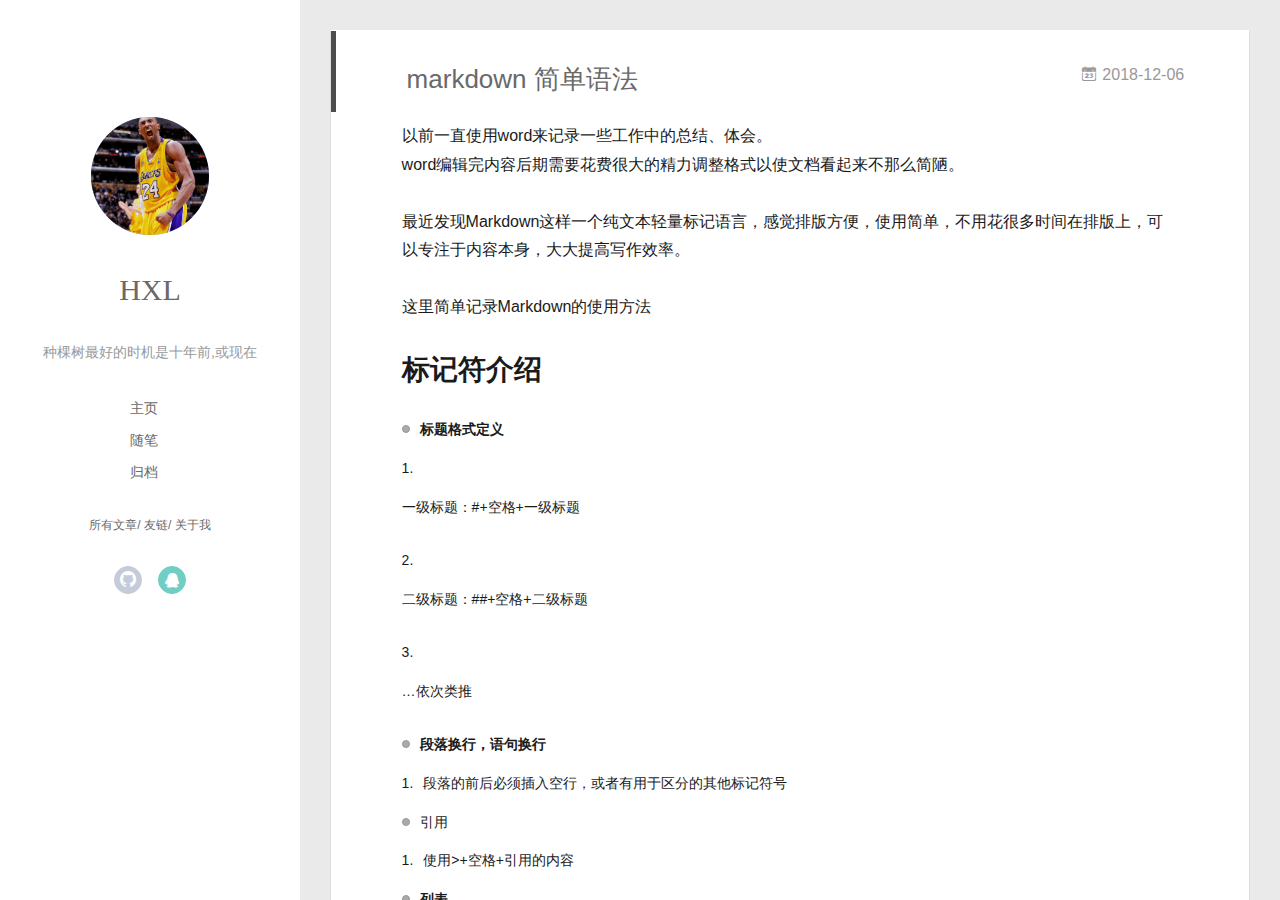
<file: index.html>
<!DOCTYPE html>
<html>
<head><meta name="generator" content="Hexo 3.9.0">
  <meta charset="utf-8">
  
  <meta name="renderer" content="webkit">
  <meta http-equiv="X-UA-Compatible" content="IE=edge">
  <link rel="dns-prefetch" href="https://jugelizidemo.github.io">
  <title>HXL的BLOG</title>
  <meta name="viewport" content="width=device-width, initial-scale=1, maximum-scale=1">
  <meta name="description" content="iot java web spring springboot data">
<meta name="keywords" content="java web springmvc springboot iot">
<meta property="og:type" content="website">
<meta property="og:title" content="HXL的BLOG">
<meta property="og:url" content="https://jugelizidemo.github.io/index.html">
<meta property="og:site_name" content="HXL的BLOG">
<meta property="og:description" content="iot java web spring springboot data">
<meta property="og:locale" content="zh-Hans">
<meta name="twitter:card" content="summary">
<meta name="twitter:title" content="HXL的BLOG">
<meta name="twitter:description" content="iot java web spring springboot data">
  
    <link rel="alternative" href="/atom.xml" title="HXL的BLOG" type="application/atom+xml">
  
  
    <link rel="icon" href="/favicon.png">
  
  <link rel="stylesheet" type="text/css" href="/./main.0cf68a.css">
  <style type="text/css">
  
    #container.show {
      background: linear-gradient(200deg, #3f87a6, #ebf8e1);
    }
  </style>
  

  

</head>
</html>
<body>
  <div id="container" q-class="show:isCtnShow">
    <canvas id="anm-canvas" class="anm-canvas"></canvas>
    <div class="left-col" q-class="show:isShow">
      
<div class="overlay" style="background: #FFFFFF"></div>
<div class="intrude-less">
	<header id="header" class="inner">
		<a href="/" class="profilepic">
			<img src="/img/Kobe-Bryant.jpg" class="js-avatar">
		</a>
		<hgroup>
		  <h1 class="header-author"><a href="/">HXL</a></h1>
		</hgroup>
		
		<p class="header-subtitle">种棵树最好的时机是十年前,或现在</p>
		

		<nav class="header-menu">
			<ul>
			
				<li><a href="/">主页</a></li>
	        
				<li><a href="/tags/随笔/">随笔</a></li>
	        
				<li><a href="/archives/index.html">归档</a></li>
	        
			</ul>
		</nav>
		<nav class="header-smart-menu">
    		
    			
    			<a q-on="click: openSlider(e, 'innerArchive')" href="javascript:void(0)">所有文章</a>
    			
            
    			
    			<a q-on="click: openSlider(e, 'friends')" href="javascript:void(0)">友链</a>
    			
            
    			
    			<a q-on="click: openSlider(e, 'aboutme')" href="javascript:void(0)">关于我</a>
    			
            
		</nav>
		<nav class="header-nav">
			<div class="social">
				
					<a class="github" target="_blank" href="https://github.com/jugelizidemo" title="github"><i class="icon-github"></i></a>
		        
					<a class="qq" target="_blank" href="/516805542" title="qq"><i class="icon-qq"></i></a>
		        
			</div>
		</nav>
	</header>		
</div>

    </div>
    <div class="mid-col" q-class="show:isShow,hide:isShow|isFalse">
      
<nav id="mobile-nav">
  	<div class="overlay js-overlay" style="background: #FFFFFF"></div>
	<div class="btnctn js-mobile-btnctn">
  		<div class="slider-trigger list" q-on="click: openSlider(e)"><i class="icon icon-sort"></i></div>
	</div>
	<div class="intrude-less">
		<header id="header" class="inner">
			<div class="profilepic">
				<img src="/img/Kobe-Bryant.jpg" class="js-avatar">
			</div>
			<hgroup>
			  <h1 class="header-author js-header-author">HXL</h1>
			</hgroup>
			
			<p class="header-subtitle"><i class="icon icon-quo-left"></i>种棵树最好的时机是十年前,或现在<i class="icon icon-quo-right"></i></p>
			
			
			
				
			
				
			
				
			
			
			
			<nav class="header-nav">
				<div class="social">
					
						<a class="github" target="_blank" href="https://github.com/jugelizidemo" title="github"><i class="icon-github"></i></a>
			        
						<a class="qq" target="_blank" href="/516805542" title="qq"><i class="icon-qq"></i></a>
			        
				</div>
			</nav>

			<nav class="header-menu js-header-menu">
				<ul style="width: 70%">
				
				
					<li style="width: 33.333333333333336%"><a href="/">主页</a></li>
		        
					<li style="width: 33.333333333333336%"><a href="/tags/随笔/">随笔</a></li>
		        
					<li style="width: 33.333333333333336%"><a href="/archives/index.html">归档</a></li>
		        
				</ul>
			</nav>
		</header>				
	</div>
	<div class="mobile-mask" style="display:none" q-show="isShow"></div>
</nav>

      <div id="wrapper" class="body-wrap">
        <div class="menu-l">
          <div class="canvas-wrap">
            <canvas data-colors="#eaeaea" data-sectionHeight="100" data-contentId="js-content" id="myCanvas1" class="anm-canvas"></canvas>
          </div>
          <div id="js-content" class="content-ll">
            
  
    <article id="post-markdown-简单语法" class="article article-type-post  article-index" itemscope itemprop="blogPost">
  <div class="article-inner">
    
      <header class="article-header">
        
  
    <h1 itemprop="name">
      <a class="article-title" href="/2018/12/06/markdown-简单语法/">markdown 简单语法</a>
    </h1>
  

        
        <a href="/2018/12/06/markdown-简单语法/" class="archive-article-date">
  	<time datetime="2018-12-06T11:37:19.000Z" itemprop="datePublished"><i class="icon-calendar icon"></i>2018-12-06</time>
</a>
        
      </header>
    
    <div class="article-entry" itemprop="articleBody">
      
        <p>以前一直使用word来记录一些工作中的总结、体会。<br>word编辑完内容后期需要花费很大的精力调整格式以使文档看起来不那么简陋。</p>
<p>最近发现Markdown这样一个纯文本轻量标记语言，感觉排版方便，使用简单，不用花很多时间在排版上，可以专注于内容本身，大大提高写作效率。</p>
<p>这里简单记录Markdown的使用方法</p>
<h1 id="标记符介绍"><a href="#标记符介绍" class="headerlink" title="标记符介绍"></a>标记符介绍</h1><ul>
<li><strong>标题格式定义</strong></li>
</ul>
<ol>
<li><p>一级标题：#+空格+一级标题</p>
</li>
<li><p>二级标题：##+空格+二级标题</p>
</li>
<li><p>…依次类推</p>
</li>
</ol>
<ul>
<li><strong>段落换行，语句换行</strong></li>
</ul>
<ol>
<li>段落的前后必须插入空行，或者有用于区分的其他标记符号</li>
</ol>
<ul>
<li>引用</li>
</ul>
<ol>
<li>使用&gt;+空格+引用的内容</li>
</ol>
<ul>
<li><strong>列表</strong></li>
</ul>
<ol>
<li><p>无序列表</p>
<p> 使用*+空格+列表名称</p>
</li>
<li><p>有序列表</p>
<p> 使用1.+空格+列表1名字</p>
<p> 使用2.+空格+列表2名字</p>
<p> …以此类推</p>
</li>
</ol>
<ul>
<li><strong>分割线</strong></li>
</ul>
<ol>
<li>使用三个连续的断线”—“表示分隔线</li>
</ol>
<ul>
<li><strong>链接</strong></li>
</ul>
<ol>
<li>站点链接格式为[自定义链接名]+(链接URL),举例<a href="www.google.com">google</a></li>
<li>文件链接格式为[自定义文件名]+(./<em>/</em>.bmp)</li>
</ol>
<ul>
<li><strong>插入图片</strong></li>
</ul>
<ol>
<li>插入图片语法于链接语法相似,只需要在连接语法前增加!</li>
</ol>
<ul>
<li><strong>字体修改,字符转换</strong></li>
</ul>
<ol>
<li><p>斜体：使用* <em>,将需要显示为斜体的部分放到两个\</em>之间</p>
</li>
<li><p>加粗：使用** <strong>,将需要显示为斜体的部分放到两个\</strong>之间</p>
</li>
<li><p>字符转换,在文章中需要显示标记符号时，在标记符号前加上转义字符\</p>
<p> 这个和编程语言中的转义符类似</p>
</li>
</ol>
<ul>
<li><strong>添加代码块</strong></li>
</ul>
<ol>
<li><p>代码块使用</p>
<p> ` ` `</p>
<p> 代码块 </p>
<p> ` ` `</p>
<p> 其中```必须独占一行</p>
</li>
</ol>
<hr>
<p>总结：</p>
<p>Markdown 轻量简洁,平台无关,记住以上常用标记符号即可写出格式规整，排版简洁的文章，提高工作效率，推荐使用。</p>
<p>身处传统制造业软件开发，使用的工具也是老人留下的，文档工具就是word,txt，简直尴尬。查了下这个Markdown出现很早了，而我现在才开始了解使用，要多跨界了解。</p>

      

      
    </div>
    <div class="article-info article-info-index">
      
      
      

      
        <p class="article-more-link">
          <a class="article-more-a" href="/2018/12/06/markdown-简单语法/">展开全文 >></a>
        </p>
      

      
      <div class="clearfix"></div>
    </div>
  </div>
</article>

<aside class="wrap-side-operation">
    <div class="mod-side-operation">
        
        <div class="jump-container" id="js-jump-container" style="display:none;">
            <a href="javascript:void(0)" class="mod-side-operation__jump-to-top">
                <i class="icon-font icon-back"></i>
            </a>
            <div id="js-jump-plan-container" class="jump-plan-container" style="top: -11px;">
                <i class="icon-font icon-plane jump-plane"></i>
            </div>
        </div>
        
        
    </div>
</aside>




  
  


          </div>
        </div>
      </div>
      <footer id="footer">
  <div class="outer">
    <div id="footer-info">
    	<div class="footer-left">
    		&copy; 2019 HXL
    	</div>
      	<div class="footer-right">
      		<a href="http://hexo.io/" target="_blank">Hexo</a>  Theme <a href="https://github.com/litten/hexo-theme-yilia" target="_blank">Yilia</a> by Litten
      	</div>
    </div>
  </div>
</footer>
    </div>
    <script>
	var yiliaConfig = {
		mathjax: false,
		isHome: true,
		isPost: false,
		isArchive: false,
		isTag: false,
		isCategory: false,
		open_in_new: false,
		toc_hide_index: false,
		root: "/",
		innerArchive: true,
		showTags: true
	}
</script>

<script>!function(t){function n(e){if(r[e])return r[e].exports;var i=r[e]={exports:{},id:e,loaded:!1};return t[e].call(i.exports,i,i.exports,n),i.loaded=!0,i.exports}var r={};n.m=t,n.c=r,n.p="./",n(0)}([function(t,n,r){r(195),t.exports=r(191)},function(t,n,r){var e=r(3),i=r(52),o=r(27),u=r(28),c=r(53),f="prototype",a=function(t,n,r){var s,l,h,v,p=t&a.F,d=t&a.G,y=t&a.S,g=t&a.P,b=t&a.B,m=d?e:y?e[n]||(e[n]={}):(e[n]||{})[f],x=d?i:i[n]||(i[n]={}),w=x[f]||(x[f]={});d&&(r=n);for(s in r)l=!p&&m&&void 0!==m[s],h=(l?m:r)[s],v=b&&l?c(h,e):g&&"function"==typeof h?c(Function.call,h):h,m&&u(m,s,h,t&a.U),x[s]!=h&&o(x,s,v),g&&w[s]!=h&&(w[s]=h)};e.core=i,a.F=1,a.G=2,a.S=4,a.P=8,a.B=16,a.W=32,a.U=64,a.R=128,t.exports=a},function(t,n,r){var e=r(6);t.exports=function(t){if(!e(t))throw TypeError(t+" is not an object!");return t}},function(t,n){var r=t.exports="undefined"!=typeof window&&window.Math==Math?window:"undefined"!=typeof self&&self.Math==Math?self:Function("return this")();"number"==typeof __g&&(__g=r)},function(t,n){t.exports=function(t){try{return!!t()}catch(t){return!0}}},function(t,n){var r=t.exports="undefined"!=typeof window&&window.Math==Math?window:"undefined"!=typeof self&&self.Math==Math?self:Function("return this")();"number"==typeof __g&&(__g=r)},function(t,n){t.exports=function(t){return"object"==typeof t?null!==t:"function"==typeof t}},function(t,n,r){var e=r(126)("wks"),i=r(76),o=r(3).Symbol,u="function"==typeof o;(t.exports=function(t){return e[t]||(e[t]=u&&o[t]||(u?o:i)("Symbol."+t))}).store=e},function(t,n){var r={}.hasOwnProperty;t.exports=function(t,n){return r.call(t,n)}},function(t,n,r){var e=r(94),i=r(33);t.exports=function(t){return e(i(t))}},function(t,n,r){t.exports=!r(4)(function(){return 7!=Object.defineProperty({},"a",{get:function(){return 7}}).a})},function(t,n,r){var e=r(2),i=r(167),o=r(50),u=Object.defineProperty;n.f=r(10)?Object.defineProperty:function(t,n,r){if(e(t),n=o(n,!0),e(r),i)try{return u(t,n,r)}catch(t){}if("get"in r||"set"in r)throw TypeError("Accessors not supported!");return"value"in r&&(t[n]=r.value),t}},function(t,n,r){t.exports=!r(18)(function(){return 7!=Object.defineProperty({},"a",{get:function(){return 7}}).a})},function(t,n,r){var e=r(14),i=r(22);t.exports=r(12)?function(t,n,r){return e.f(t,n,i(1,r))}:function(t,n,r){return t[n]=r,t}},function(t,n,r){var e=r(20),i=r(58),o=r(42),u=Object.defineProperty;n.f=r(12)?Object.defineProperty:function(t,n,r){if(e(t),n=o(n,!0),e(r),i)try{return u(t,n,r)}catch(t){}if("get"in r||"set"in r)throw TypeError("Accessors not supported!");return"value"in r&&(t[n]=r.value),t}},function(t,n,r){var e=r(40)("wks"),i=r(23),o=r(5).Symbol,u="function"==typeof o;(t.exports=function(t){return e[t]||(e[t]=u&&o[t]||(u?o:i)("Symbol."+t))}).store=e},function(t,n,r){var e=r(67),i=Math.min;t.exports=function(t){return t>0?i(e(t),9007199254740991):0}},function(t,n,r){var e=r(46);t.exports=function(t){return Object(e(t))}},function(t,n){t.exports=function(t){try{return!!t()}catch(t){return!0}}},function(t,n,r){var e=r(63),i=r(34);t.exports=Object.keys||function(t){return e(t,i)}},function(t,n,r){var e=r(21);t.exports=function(t){if(!e(t))throw TypeError(t+" is not an object!");return t}},function(t,n){t.exports=function(t){return"object"==typeof t?null!==t:"function"==typeof t}},function(t,n){t.exports=function(t,n){return{enumerable:!(1&t),configurable:!(2&t),writable:!(4&t),value:n}}},function(t,n){var r=0,e=Math.random();t.exports=function(t){return"Symbol(".concat(void 0===t?"":t,")_",(++r+e).toString(36))}},function(t,n){var r={}.hasOwnProperty;t.exports=function(t,n){return r.call(t,n)}},function(t,n){var r=t.exports={version:"2.4.0"};"number"==typeof __e&&(__e=r)},function(t,n){t.exports=function(t){if("function"!=typeof t)throw TypeError(t+" is not a function!");return t}},function(t,n,r){var e=r(11),i=r(66);t.exports=r(10)?function(t,n,r){return e.f(t,n,i(1,r))}:function(t,n,r){return t[n]=r,t}},function(t,n,r){var e=r(3),i=r(27),o=r(24),u=r(76)("src"),c="toString",f=Function[c],a=(""+f).split(c);r(52).inspectSource=function(t){return f.call(t)},(t.exports=function(t,n,r,c){var f="function"==typeof r;f&&(o(r,"name")||i(r,"name",n)),t[n]!==r&&(f&&(o(r,u)||i(r,u,t[n]?""+t[n]:a.join(String(n)))),t===e?t[n]=r:c?t[n]?t[n]=r:i(t,n,r):(delete t[n],i(t,n,r)))})(Function.prototype,c,function(){return"function"==typeof this&&this[u]||f.call(this)})},function(t,n,r){var e=r(1),i=r(4),o=r(46),u=function(t,n,r,e){var i=String(o(t)),u="<"+n;return""!==r&&(u+=" "+r+'="'+String(e).replace(/"/g,"&quot;")+'"'),u+">"+i+"</"+n+">"};t.exports=function(t,n){var r={};r[t]=n(u),e(e.P+e.F*i(function(){var n=""[t]('"');return n!==n.toLowerCase()||n.split('"').length>3}),"String",r)}},function(t,n,r){var e=r(115),i=r(46);t.exports=function(t){return e(i(t))}},function(t,n,r){var e=r(116),i=r(66),o=r(30),u=r(50),c=r(24),f=r(167),a=Object.getOwnPropertyDescriptor;n.f=r(10)?a:function(t,n){if(t=o(t),n=u(n,!0),f)try{return a(t,n)}catch(t){}if(c(t,n))return i(!e.f.call(t,n),t[n])}},function(t,n,r){var e=r(24),i=r(17),o=r(145)("IE_PROTO"),u=Object.prototype;t.exports=Object.getPrototypeOf||function(t){return t=i(t),e(t,o)?t[o]:"function"==typeof t.constructor&&t instanceof t.constructor?t.constructor.prototype:t instanceof Object?u:null}},function(t,n){t.exports=function(t){if(void 0==t)throw TypeError("Can't call method on  "+t);return t}},function(t,n){t.exports="constructor,hasOwnProperty,isPrototypeOf,propertyIsEnumerable,toLocaleString,toString,valueOf".split(",")},function(t,n){t.exports={}},function(t,n){t.exports=!0},function(t,n){n.f={}.propertyIsEnumerable},function(t,n,r){var e=r(14).f,i=r(8),o=r(15)("toStringTag");t.exports=function(t,n,r){t&&!i(t=r?t:t.prototype,o)&&e(t,o,{configurable:!0,value:n})}},function(t,n,r){var e=r(40)("keys"),i=r(23);t.exports=function(t){return e[t]||(e[t]=i(t))}},function(t,n,r){var e=r(5),i="__core-js_shared__",o=e[i]||(e[i]={});t.exports=function(t){return o[t]||(o[t]={})}},function(t,n){var r=Math.ceil,e=Math.floor;t.exports=function(t){return isNaN(t=+t)?0:(t>0?e:r)(t)}},function(t,n,r){var e=r(21);t.exports=function(t,n){if(!e(t))return t;var r,i;if(n&&"function"==typeof(r=t.toString)&&!e(i=r.call(t)))return i;if("function"==typeof(r=t.valueOf)&&!e(i=r.call(t)))return i;if(!n&&"function"==typeof(r=t.toString)&&!e(i=r.call(t)))return i;throw TypeError("Can't convert object to primitive value")}},function(t,n,r){var e=r(5),i=r(25),o=r(36),u=r(44),c=r(14).f;t.exports=function(t){var n=i.Symbol||(i.Symbol=o?{}:e.Symbol||{});"_"==t.charAt(0)||t in n||c(n,t,{value:u.f(t)})}},function(t,n,r){n.f=r(15)},function(t,n){var r={}.toString;t.exports=function(t){return r.call(t).slice(8,-1)}},function(t,n){t.exports=function(t){if(void 0==t)throw TypeError("Can't call method on  "+t);return t}},function(t,n,r){var e=r(4);t.exports=function(t,n){return!!t&&e(function(){n?t.call(null,function(){},1):t.call(null)})}},function(t,n,r){var e=r(53),i=r(115),o=r(17),u=r(16),c=r(203);t.exports=function(t,n){var r=1==t,f=2==t,a=3==t,s=4==t,l=6==t,h=5==t||l,v=n||c;return function(n,c,p){for(var d,y,g=o(n),b=i(g),m=e(c,p,3),x=u(b.length),w=0,S=r?v(n,x):f?v(n,0):void 0;x>w;w++)if((h||w in b)&&(d=b[w],y=m(d,w,g),t))if(r)S[w]=y;else if(y)switch(t){case 3:return!0;case 5:return d;case 6:return w;case 2:S.push(d)}else if(s)return!1;return l?-1:a||s?s:S}}},function(t,n,r){var e=r(1),i=r(52),o=r(4);t.exports=function(t,n){var r=(i.Object||{})[t]||Object[t],u={};u[t]=n(r),e(e.S+e.F*o(function(){r(1)}),"Object",u)}},function(t,n,r){var e=r(6);t.exports=function(t,n){if(!e(t))return t;var r,i;if(n&&"function"==typeof(r=t.toString)&&!e(i=r.call(t)))return i;if("function"==typeof(r=t.valueOf)&&!e(i=r.call(t)))return i;if(!n&&"function"==typeof(r=t.toString)&&!e(i=r.call(t)))return i;throw TypeError("Can't convert object to primitive value")}},function(t,n,r){var e=r(5),i=r(25),o=r(91),u=r(13),c="prototype",f=function(t,n,r){var a,s,l,h=t&f.F,v=t&f.G,p=t&f.S,d=t&f.P,y=t&f.B,g=t&f.W,b=v?i:i[n]||(i[n]={}),m=b[c],x=v?e:p?e[n]:(e[n]||{})[c];v&&(r=n);for(a in r)(s=!h&&x&&void 0!==x[a])&&a in b||(l=s?x[a]:r[a],b[a]=v&&"function"!=typeof x[a]?r[a]:y&&s?o(l,e):g&&x[a]==l?function(t){var n=function(n,r,e){if(this instanceof t){switch(arguments.length){case 0:return new t;case 1:return new t(n);case 2:return new t(n,r)}return new t(n,r,e)}return t.apply(this,arguments)};return n[c]=t[c],n}(l):d&&"function"==typeof l?o(Function.call,l):l,d&&((b.virtual||(b.virtual={}))[a]=l,t&f.R&&m&&!m[a]&&u(m,a,l)))};f.F=1,f.G=2,f.S=4,f.P=8,f.B=16,f.W=32,f.U=64,f.R=128,t.exports=f},function(t,n){var r=t.exports={version:"2.4.0"};"number"==typeof __e&&(__e=r)},function(t,n,r){var e=r(26);t.exports=function(t,n,r){if(e(t),void 0===n)return t;switch(r){case 1:return function(r){return t.call(n,r)};case 2:return function(r,e){return t.call(n,r,e)};case 3:return function(r,e,i){return t.call(n,r,e,i)}}return function(){return t.apply(n,arguments)}}},function(t,n,r){var e=r(183),i=r(1),o=r(126)("metadata"),u=o.store||(o.store=new(r(186))),c=function(t,n,r){var i=u.get(t);if(!i){if(!r)return;u.set(t,i=new e)}var o=i.get(n);if(!o){if(!r)return;i.set(n,o=new e)}return o},f=function(t,n,r){var e=c(n,r,!1);return void 0!==e&&e.has(t)},a=function(t,n,r){var e=c(n,r,!1);return void 0===e?void 0:e.get(t)},s=function(t,n,r,e){c(r,e,!0).set(t,n)},l=function(t,n){var r=c(t,n,!1),e=[];return r&&r.forEach(function(t,n){e.push(n)}),e},h=function(t){return void 0===t||"symbol"==typeof t?t:String(t)},v=function(t){i(i.S,"Reflect",t)};t.exports={store:u,map:c,has:f,get:a,set:s,keys:l,key:h,exp:v}},function(t,n,r){"use strict";if(r(10)){var e=r(69),i=r(3),o=r(4),u=r(1),c=r(127),f=r(152),a=r(53),s=r(68),l=r(66),h=r(27),v=r(73),p=r(67),d=r(16),y=r(75),g=r(50),b=r(24),m=r(180),x=r(114),w=r(6),S=r(17),_=r(137),O=r(70),E=r(32),P=r(71).f,j=r(154),F=r(76),M=r(7),A=r(48),N=r(117),T=r(146),I=r(155),k=r(80),L=r(123),R=r(74),C=r(130),D=r(160),U=r(11),W=r(31),G=U.f,B=W.f,V=i.RangeError,z=i.TypeError,q=i.Uint8Array,K="ArrayBuffer",J="Shared"+K,Y="BYTES_PER_ELEMENT",H="prototype",$=Array[H],X=f.ArrayBuffer,Q=f.DataView,Z=A(0),tt=A(2),nt=A(3),rt=A(4),et=A(5),it=A(6),ot=N(!0),ut=N(!1),ct=I.values,ft=I.keys,at=I.entries,st=$.lastIndexOf,lt=$.reduce,ht=$.reduceRight,vt=$.join,pt=$.sort,dt=$.slice,yt=$.toString,gt=$.toLocaleString,bt=M("iterator"),mt=M("toStringTag"),xt=F("typed_constructor"),wt=F("def_constructor"),St=c.CONSTR,_t=c.TYPED,Ot=c.VIEW,Et="Wrong length!",Pt=A(1,function(t,n){return Tt(T(t,t[wt]),n)}),jt=o(function(){return 1===new q(new Uint16Array([1]).buffer)[0]}),Ft=!!q&&!!q[H].set&&o(function(){new q(1).set({})}),Mt=function(t,n){if(void 0===t)throw z(Et);var r=+t,e=d(t);if(n&&!m(r,e))throw V(Et);return e},At=function(t,n){var r=p(t);if(r<0||r%n)throw V("Wrong offset!");return r},Nt=function(t){if(w(t)&&_t in t)return t;throw z(t+" is not a typed array!")},Tt=function(t,n){if(!(w(t)&&xt in t))throw z("It is not a typed array constructor!");return new t(n)},It=function(t,n){return kt(T(t,t[wt]),n)},kt=function(t,n){for(var r=0,e=n.length,i=Tt(t,e);e>r;)i[r]=n[r++];return i},Lt=function(t,n,r){G(t,n,{get:function(){return this._d[r]}})},Rt=function(t){var n,r,e,i,o,u,c=S(t),f=arguments.length,s=f>1?arguments[1]:void 0,l=void 0!==s,h=j(c);if(void 0!=h&&!_(h)){for(u=h.call(c),e=[],n=0;!(o=u.next()).done;n++)e.push(o.value);c=e}for(l&&f>2&&(s=a(s,arguments[2],2)),n=0,r=d(c.length),i=Tt(this,r);r>n;n++)i[n]=l?s(c[n],n):c[n];return i},Ct=function(){for(var t=0,n=arguments.length,r=Tt(this,n);n>t;)r[t]=arguments[t++];return r},Dt=!!q&&o(function(){gt.call(new q(1))}),Ut=function(){return gt.apply(Dt?dt.call(Nt(this)):Nt(this),arguments)},Wt={copyWithin:function(t,n){return D.call(Nt(this),t,n,arguments.length>2?arguments[2]:void 0)},every:function(t){return rt(Nt(this),t,arguments.length>1?arguments[1]:void 0)},fill:function(t){return C.apply(Nt(this),arguments)},filter:function(t){return It(this,tt(Nt(this),t,arguments.length>1?arguments[1]:void 0))},find:function(t){return et(Nt(this),t,arguments.length>1?arguments[1]:void 0)},findIndex:function(t){return it(Nt(this),t,arguments.length>1?arguments[1]:void 0)},forEach:function(t){Z(Nt(this),t,arguments.length>1?arguments[1]:void 0)},indexOf:function(t){return ut(Nt(this),t,arguments.length>1?arguments[1]:void 0)},includes:function(t){return ot(Nt(this),t,arguments.length>1?arguments[1]:void 0)},join:function(t){return vt.apply(Nt(this),arguments)},lastIndexOf:function(t){return st.apply(Nt(this),arguments)},map:function(t){return Pt(Nt(this),t,arguments.length>1?arguments[1]:void 0)},reduce:function(t){return lt.apply(Nt(this),arguments)},reduceRight:function(t){return ht.apply(Nt(this),arguments)},reverse:function(){for(var t,n=this,r=Nt(n).length,e=Math.floor(r/2),i=0;i<e;)t=n[i],n[i++]=n[--r],n[r]=t;return n},some:function(t){return nt(Nt(this),t,arguments.length>1?arguments[1]:void 0)},sort:function(t){return pt.call(Nt(this),t)},subarray:function(t,n){var r=Nt(this),e=r.length,i=y(t,e);return new(T(r,r[wt]))(r.buffer,r.byteOffset+i*r.BYTES_PER_ELEMENT,d((void 0===n?e:y(n,e))-i))}},Gt=function(t,n){return It(this,dt.call(Nt(this),t,n))},Bt=function(t){Nt(this);var n=At(arguments[1],1),r=this.length,e=S(t),i=d(e.length),o=0;if(i+n>r)throw V(Et);for(;o<i;)this[n+o]=e[o++]},Vt={entries:function(){return at.call(Nt(this))},keys:function(){return ft.call(Nt(this))},values:function(){return ct.call(Nt(this))}},zt=function(t,n){return w(t)&&t[_t]&&"symbol"!=typeof n&&n in t&&String(+n)==String(n)},qt=function(t,n){return zt(t,n=g(n,!0))?l(2,t[n]):B(t,n)},Kt=function(t,n,r){return!(zt(t,n=g(n,!0))&&w(r)&&b(r,"value"))||b(r,"get")||b(r,"set")||r.configurable||b(r,"writable")&&!r.writable||b(r,"enumerable")&&!r.enumerable?G(t,n,r):(t[n]=r.value,t)};St||(W.f=qt,U.f=Kt),u(u.S+u.F*!St,"Object",{getOwnPropertyDescriptor:qt,defineProperty:Kt}),o(function(){yt.call({})})&&(yt=gt=function(){return vt.call(this)});var Jt=v({},Wt);v(Jt,Vt),h(Jt,bt,Vt.values),v(Jt,{slice:Gt,set:Bt,constructor:function(){},toString:yt,toLocaleString:Ut}),Lt(Jt,"buffer","b"),Lt(Jt,"byteOffset","o"),Lt(Jt,"byteLength","l"),Lt(Jt,"length","e"),G(Jt,mt,{get:function(){return this[_t]}}),t.exports=function(t,n,r,f){f=!!f;var a=t+(f?"Clamped":"")+"Array",l="Uint8Array"!=a,v="get"+t,p="set"+t,y=i[a],g=y||{},b=y&&E(y),m=!y||!c.ABV,S={},_=y&&y[H],j=function(t,r){var e=t._d;return e.v[v](r*n+e.o,jt)},F=function(t,r,e){var i=t._d;f&&(e=(e=Math.round(e))<0?0:e>255?255:255&e),i.v[p](r*n+i.o,e,jt)},M=function(t,n){G(t,n,{get:function(){return j(this,n)},set:function(t){return F(this,n,t)},enumerable:!0})};m?(y=r(function(t,r,e,i){s(t,y,a,"_d");var o,u,c,f,l=0,v=0;if(w(r)){if(!(r instanceof X||(f=x(r))==K||f==J))return _t in r?kt(y,r):Rt.call(y,r);o=r,v=At(e,n);var p=r.byteLength;if(void 0===i){if(p%n)throw V(Et);if((u=p-v)<0)throw V(Et)}else if((u=d(i)*n)+v>p)throw V(Et);c=u/n}else c=Mt(r,!0),u=c*n,o=new X(u);for(h(t,"_d",{b:o,o:v,l:u,e:c,v:new Q(o)});l<c;)M(t,l++)}),_=y[H]=O(Jt),h(_,"constructor",y)):L(function(t){new y(null),new y(t)},!0)||(y=r(function(t,r,e,i){s(t,y,a);var o;return w(r)?r instanceof X||(o=x(r))==K||o==J?void 0!==i?new g(r,At(e,n),i):void 0!==e?new g(r,At(e,n)):new g(r):_t in r?kt(y,r):Rt.call(y,r):new g(Mt(r,l))}),Z(b!==Function.prototype?P(g).concat(P(b)):P(g),function(t){t in y||h(y,t,g[t])}),y[H]=_,e||(_.constructor=y));var A=_[bt],N=!!A&&("values"==A.name||void 0==A.name),T=Vt.values;h(y,xt,!0),h(_,_t,a),h(_,Ot,!0),h(_,wt,y),(f?new y(1)[mt]==a:mt in _)||G(_,mt,{get:function(){return a}}),S[a]=y,u(u.G+u.W+u.F*(y!=g),S),u(u.S,a,{BYTES_PER_ELEMENT:n,from:Rt,of:Ct}),Y in _||h(_,Y,n),u(u.P,a,Wt),R(a),u(u.P+u.F*Ft,a,{set:Bt}),u(u.P+u.F*!N,a,Vt),u(u.P+u.F*(_.toString!=yt),a,{toString:yt}),u(u.P+u.F*o(function(){new y(1).slice()}),a,{slice:Gt}),u(u.P+u.F*(o(function(){return[1,2].toLocaleString()!=new y([1,2]).toLocaleString()})||!o(function(){_.toLocaleString.call([1,2])})),a,{toLocaleString:Ut}),k[a]=N?A:T,e||N||h(_,bt,T)}}else t.exports=function(){}},function(t,n){var r={}.toString;t.exports=function(t){return r.call(t).slice(8,-1)}},function(t,n,r){var e=r(21),i=r(5).document,o=e(i)&&e(i.createElement);t.exports=function(t){return o?i.createElement(t):{}}},function(t,n,r){t.exports=!r(12)&&!r(18)(function(){return 7!=Object.defineProperty(r(57)("div"),"a",{get:function(){return 7}}).a})},function(t,n,r){"use strict";var e=r(36),i=r(51),o=r(64),u=r(13),c=r(8),f=r(35),a=r(96),s=r(38),l=r(103),h=r(15)("iterator"),v=!([].keys&&"next"in[].keys()),p="keys",d="values",y=function(){return this};t.exports=function(t,n,r,g,b,m,x){a(r,n,g);var w,S,_,O=function(t){if(!v&&t in F)return F[t];switch(t){case p:case d:return function(){return new r(this,t)}}return function(){return new r(this,t)}},E=n+" Iterator",P=b==d,j=!1,F=t.prototype,M=F[h]||F["@@iterator"]||b&&F[b],A=M||O(b),N=b?P?O("entries"):A:void 0,T="Array"==n?F.entries||M:M;if(T&&(_=l(T.call(new t)))!==Object.prototype&&(s(_,E,!0),e||c(_,h)||u(_,h,y)),P&&M&&M.name!==d&&(j=!0,A=function(){return M.call(this)}),e&&!x||!v&&!j&&F[h]||u(F,h,A),f[n]=A,f[E]=y,b)if(w={values:P?A:O(d),keys:m?A:O(p),entries:N},x)for(S in w)S in F||o(F,S,w[S]);else i(i.P+i.F*(v||j),n,w);return w}},function(t,n,r){var e=r(20),i=r(100),o=r(34),u=r(39)("IE_PROTO"),c=function(){},f="prototype",a=function(){var t,n=r(57)("iframe"),e=o.length;for(n.style.display="none",r(93).appendChild(n),n.src="javascript:",t=n.contentWindow.document,t.open(),t.write("<script>document.F=Object<\/script>"),t.close(),a=t.F;e--;)delete a[f][o[e]];return a()};t.exports=Object.create||function(t,n){var r;return null!==t?(c[f]=e(t),r=new c,c[f]=null,r[u]=t):r=a(),void 0===n?r:i(r,n)}},function(t,n,r){var e=r(63),i=r(34).concat("length","prototype");n.f=Object.getOwnPropertyNames||function(t){return e(t,i)}},function(t,n){n.f=Object.getOwnPropertySymbols},function(t,n,r){var e=r(8),i=r(9),o=r(90)(!1),u=r(39)("IE_PROTO");t.exports=function(t,n){var r,c=i(t),f=0,a=[];for(r in c)r!=u&&e(c,r)&&a.push(r);for(;n.length>f;)e(c,r=n[f++])&&(~o(a,r)||a.push(r));return a}},function(t,n,r){t.exports=r(13)},function(t,n,r){var e=r(76)("meta"),i=r(6),o=r(24),u=r(11).f,c=0,f=Object.isExtensible||function(){return!0},a=!r(4)(function(){return f(Object.preventExtensions({}))}),s=function(t){u(t,e,{value:{i:"O"+ ++c,w:{}}})},l=function(t,n){if(!i(t))return"symbol"==typeof t?t:("string"==typeof t?"S":"P")+t;if(!o(t,e)){if(!f(t))return"F";if(!n)return"E";s(t)}return t[e].i},h=function(t,n){if(!o(t,e)){if(!f(t))return!0;if(!n)return!1;s(t)}return t[e].w},v=function(t){return a&&p.NEED&&f(t)&&!o(t,e)&&s(t),t},p=t.exports={KEY:e,NEED:!1,fastKey:l,getWeak:h,onFreeze:v}},function(t,n){t.exports=function(t,n){return{enumerable:!(1&t),configurable:!(2&t),writable:!(4&t),value:n}}},function(t,n){var r=Math.ceil,e=Math.floor;t.exports=function(t){return isNaN(t=+t)?0:(t>0?e:r)(t)}},function(t,n){t.exports=function(t,n,r,e){if(!(t instanceof n)||void 0!==e&&e in t)throw TypeError(r+": incorrect invocation!");return t}},function(t,n){t.exports=!1},function(t,n,r){var e=r(2),i=r(173),o=r(133),u=r(145)("IE_PROTO"),c=function(){},f="prototype",a=function(){var t,n=r(132)("iframe"),e=o.length;for(n.style.display="none",r(135).appendChild(n),n.src="javascript:",t=n.contentWindow.document,t.open(),t.write("<script>document.F=Object<\/script>"),t.close(),a=t.F;e--;)delete a[f][o[e]];return a()};t.exports=Object.create||function(t,n){var r;return null!==t?(c[f]=e(t),r=new c,c[f]=null,r[u]=t):r=a(),void 0===n?r:i(r,n)}},function(t,n,r){var e=r(175),i=r(133).concat("length","prototype");n.f=Object.getOwnPropertyNames||function(t){return e(t,i)}},function(t,n,r){var e=r(175),i=r(133);t.exports=Object.keys||function(t){return e(t,i)}},function(t,n,r){var e=r(28);t.exports=function(t,n,r){for(var i in n)e(t,i,n[i],r);return t}},function(t,n,r){"use strict";var e=r(3),i=r(11),o=r(10),u=r(7)("species");t.exports=function(t){var n=e[t];o&&n&&!n[u]&&i.f(n,u,{configurable:!0,get:function(){return this}})}},function(t,n,r){var e=r(67),i=Math.max,o=Math.min;t.exports=function(t,n){return t=e(t),t<0?i(t+n,0):o(t,n)}},function(t,n){var r=0,e=Math.random();t.exports=function(t){return"Symbol(".concat(void 0===t?"":t,")_",(++r+e).toString(36))}},function(t,n,r){var e=r(33);t.exports=function(t){return Object(e(t))}},function(t,n,r){var e=r(7)("unscopables"),i=Array.prototype;void 0==i[e]&&r(27)(i,e,{}),t.exports=function(t){i[e][t]=!0}},function(t,n,r){var e=r(53),i=r(169),o=r(137),u=r(2),c=r(16),f=r(154),a={},s={},n=t.exports=function(t,n,r,l,h){var v,p,d,y,g=h?function(){return t}:f(t),b=e(r,l,n?2:1),m=0;if("function"!=typeof g)throw TypeError(t+" is not iterable!");if(o(g)){for(v=c(t.length);v>m;m++)if((y=n?b(u(p=t[m])[0],p[1]):b(t[m]))===a||y===s)return y}else for(d=g.call(t);!(p=d.next()).done;)if((y=i(d,b,p.value,n))===a||y===s)return y};n.BREAK=a,n.RETURN=s},function(t,n){t.exports={}},function(t,n,r){var e=r(11).f,i=r(24),o=r(7)("toStringTag");t.exports=function(t,n,r){t&&!i(t=r?t:t.prototype,o)&&e(t,o,{configurable:!0,value:n})}},function(t,n,r){var e=r(1),i=r(46),o=r(4),u=r(150),c="["+u+"]",f="​",a=RegExp("^"+c+c+"*"),s=RegExp(c+c+"*$"),l=function(t,n,r){var i={},c=o(function(){return!!u[t]()||f[t]()!=f}),a=i[t]=c?n(h):u[t];r&&(i[r]=a),e(e.P+e.F*c,"String",i)},h=l.trim=function(t,n){return t=String(i(t)),1&n&&(t=t.replace(a,"")),2&n&&(t=t.replace(s,"")),t};t.exports=l},function(t,n,r){t.exports={default:r(86),__esModule:!0}},function(t,n,r){t.exports={default:r(87),__esModule:!0}},function(t,n,r){"use strict";function e(t){return t&&t.__esModule?t:{default:t}}n.__esModule=!0;var i=r(84),o=e(i),u=r(83),c=e(u),f="function"==typeof c.default&&"symbol"==typeof o.default?function(t){return typeof t}:function(t){return t&&"function"==typeof c.default&&t.constructor===c.default&&t!==c.default.prototype?"symbol":typeof t};n.default="function"==typeof c.default&&"symbol"===f(o.default)?function(t){return void 0===t?"undefined":f(t)}:function(t){return t&&"function"==typeof c.default&&t.constructor===c.default&&t!==c.default.prototype?"symbol":void 0===t?"undefined":f(t)}},function(t,n,r){r(110),r(108),r(111),r(112),t.exports=r(25).Symbol},function(t,n,r){r(109),r(113),t.exports=r(44).f("iterator")},function(t,n){t.exports=function(t){if("function"!=typeof t)throw TypeError(t+" is not a function!");return t}},function(t,n){t.exports=function(){}},function(t,n,r){var e=r(9),i=r(106),o=r(105);t.exports=function(t){return function(n,r,u){var c,f=e(n),a=i(f.length),s=o(u,a);if(t&&r!=r){for(;a>s;)if((c=f[s++])!=c)return!0}else for(;a>s;s++)if((t||s in f)&&f[s]===r)return t||s||0;return!t&&-1}}},function(t,n,r){var e=r(88);t.exports=function(t,n,r){if(e(t),void 0===n)return t;switch(r){case 1:return function(r){return t.call(n,r)};case 2:return function(r,e){return t.call(n,r,e)};case 3:return function(r,e,i){return t.call(n,r,e,i)}}return function(){return t.apply(n,arguments)}}},function(t,n,r){var e=r(19),i=r(62),o=r(37);t.exports=function(t){var n=e(t),r=i.f;if(r)for(var u,c=r(t),f=o.f,a=0;c.length>a;)f.call(t,u=c[a++])&&n.push(u);return n}},function(t,n,r){t.exports=r(5).document&&document.documentElement},function(t,n,r){var e=r(56);t.exports=Object("z").propertyIsEnumerable(0)?Object:function(t){return"String"==e(t)?t.split(""):Object(t)}},function(t,n,r){var e=r(56);t.exports=Array.isArray||function(t){return"Array"==e(t)}},function(t,n,r){"use strict";var e=r(60),i=r(22),o=r(38),u={};r(13)(u,r(15)("iterator"),function(){return this}),t.exports=function(t,n,r){t.prototype=e(u,{next:i(1,r)}),o(t,n+" Iterator")}},function(t,n){t.exports=function(t,n){return{value:n,done:!!t}}},function(t,n,r){var e=r(19),i=r(9);t.exports=function(t,n){for(var r,o=i(t),u=e(o),c=u.length,f=0;c>f;)if(o[r=u[f++]]===n)return r}},function(t,n,r){var e=r(23)("meta"),i=r(21),o=r(8),u=r(14).f,c=0,f=Object.isExtensible||function(){return!0},a=!r(18)(function(){return f(Object.preventExtensions({}))}),s=function(t){u(t,e,{value:{i:"O"+ ++c,w:{}}})},l=function(t,n){if(!i(t))return"symbol"==typeof t?t:("string"==typeof t?"S":"P")+t;if(!o(t,e)){if(!f(t))return"F";if(!n)return"E";s(t)}return t[e].i},h=function(t,n){if(!o(t,e)){if(!f(t))return!0;if(!n)return!1;s(t)}return t[e].w},v=function(t){return a&&p.NEED&&f(t)&&!o(t,e)&&s(t),t},p=t.exports={KEY:e,NEED:!1,fastKey:l,getWeak:h,onFreeze:v}},function(t,n,r){var e=r(14),i=r(20),o=r(19);t.exports=r(12)?Object.defineProperties:function(t,n){i(t);for(var r,u=o(n),c=u.length,f=0;c>f;)e.f(t,r=u[f++],n[r]);return t}},function(t,n,r){var e=r(37),i=r(22),o=r(9),u=r(42),c=r(8),f=r(58),a=Object.getOwnPropertyDescriptor;n.f=r(12)?a:function(t,n){if(t=o(t),n=u(n,!0),f)try{return a(t,n)}catch(t){}if(c(t,n))return i(!e.f.call(t,n),t[n])}},function(t,n,r){var e=r(9),i=r(61).f,o={}.toString,u="object"==typeof window&&window&&Object.getOwnPropertyNames?Object.getOwnPropertyNames(window):[],c=function(t){try{return i(t)}catch(t){return u.slice()}};t.exports.f=function(t){return u&&"[object Window]"==o.call(t)?c(t):i(e(t))}},function(t,n,r){var e=r(8),i=r(77),o=r(39)("IE_PROTO"),u=Object.prototype;t.exports=Object.getPrototypeOf||function(t){return t=i(t),e(t,o)?t[o]:"function"==typeof t.constructor&&t instanceof t.constructor?t.constructor.prototype:t instanceof Object?u:null}},function(t,n,r){var e=r(41),i=r(33);t.exports=function(t){return function(n,r){var o,u,c=String(i(n)),f=e(r),a=c.length;return f<0||f>=a?t?"":void 0:(o=c.charCodeAt(f),o<55296||o>56319||f+1===a||(u=c.charCodeAt(f+1))<56320||u>57343?t?c.charAt(f):o:t?c.slice(f,f+2):u-56320+(o-55296<<10)+65536)}}},function(t,n,r){var e=r(41),i=Math.max,o=Math.min;t.exports=function(t,n){return t=e(t),t<0?i(t+n,0):o(t,n)}},function(t,n,r){var e=r(41),i=Math.min;t.exports=function(t){return t>0?i(e(t),9007199254740991):0}},function(t,n,r){"use strict";var e=r(89),i=r(97),o=r(35),u=r(9);t.exports=r(59)(Array,"Array",function(t,n){this._t=u(t),this._i=0,this._k=n},function(){var t=this._t,n=this._k,r=this._i++;return!t||r>=t.length?(this._t=void 0,i(1)):"keys"==n?i(0,r):"values"==n?i(0,t[r]):i(0,[r,t[r]])},"values"),o.Arguments=o.Array,e("keys"),e("values"),e("entries")},function(t,n){},function(t,n,r){"use strict";var e=r(104)(!0);r(59)(String,"String",function(t){this._t=String(t),this._i=0},function(){var t,n=this._t,r=this._i;return r>=n.length?{value:void 0,done:!0}:(t=e(n,r),this._i+=t.length,{value:t,done:!1})})},function(t,n,r){"use strict";var e=r(5),i=r(8),o=r(12),u=r(51),c=r(64),f=r(99).KEY,a=r(18),s=r(40),l=r(38),h=r(23),v=r(15),p=r(44),d=r(43),y=r(98),g=r(92),b=r(95),m=r(20),x=r(9),w=r(42),S=r(22),_=r(60),O=r(102),E=r(101),P=r(14),j=r(19),F=E.f,M=P.f,A=O.f,N=e.Symbol,T=e.JSON,I=T&&T.stringify,k="prototype",L=v("_hidden"),R=v("toPrimitive"),C={}.propertyIsEnumerable,D=s("symbol-registry"),U=s("symbols"),W=s("op-symbols"),G=Object[k],B="function"==typeof N,V=e.QObject,z=!V||!V[k]||!V[k].findChild,q=o&&a(function(){return 7!=_(M({},"a",{get:function(){return M(this,"a",{value:7}).a}})).a})?function(t,n,r){var e=F(G,n);e&&delete G[n],M(t,n,r),e&&t!==G&&M(G,n,e)}:M,K=function(t){var n=U[t]=_(N[k]);return n._k=t,n},J=B&&"symbol"==typeof N.iterator?function(t){return"symbol"==typeof t}:function(t){return t instanceof N},Y=function(t,n,r){return t===G&&Y(W,n,r),m(t),n=w(n,!0),m(r),i(U,n)?(r.enumerable?(i(t,L)&&t[L][n]&&(t[L][n]=!1),r=_(r,{enumerable:S(0,!1)})):(i(t,L)||M(t,L,S(1,{})),t[L][n]=!0),q(t,n,r)):M(t,n,r)},H=function(t,n){m(t);for(var r,e=g(n=x(n)),i=0,o=e.length;o>i;)Y(t,r=e[i++],n[r]);return t},$=function(t,n){return void 0===n?_(t):H(_(t),n)},X=function(t){var n=C.call(this,t=w(t,!0));return!(this===G&&i(U,t)&&!i(W,t))&&(!(n||!i(this,t)||!i(U,t)||i(this,L)&&this[L][t])||n)},Q=function(t,n){if(t=x(t),n=w(n,!0),t!==G||!i(U,n)||i(W,n)){var r=F(t,n);return!r||!i(U,n)||i(t,L)&&t[L][n]||(r.enumerable=!0),r}},Z=function(t){for(var n,r=A(x(t)),e=[],o=0;r.length>o;)i(U,n=r[o++])||n==L||n==f||e.push(n);return e},tt=function(t){for(var n,r=t===G,e=A(r?W:x(t)),o=[],u=0;e.length>u;)!i(U,n=e[u++])||r&&!i(G,n)||o.push(U[n]);return o};B||(N=function(){if(this instanceof N)throw TypeError("Symbol is not a constructor!");var t=h(arguments.length>0?arguments[0]:void 0),n=function(r){this===G&&n.call(W,r),i(this,L)&&i(this[L],t)&&(this[L][t]=!1),q(this,t,S(1,r))};return o&&z&&q(G,t,{configurable:!0,set:n}),K(t)},c(N[k],"toString",function(){return this._k}),E.f=Q,P.f=Y,r(61).f=O.f=Z,r(37).f=X,r(62).f=tt,o&&!r(36)&&c(G,"propertyIsEnumerable",X,!0),p.f=function(t){return K(v(t))}),u(u.G+u.W+u.F*!B,{Symbol:N});for(var nt="hasInstance,isConcatSpreadable,iterator,match,replace,search,species,split,toPrimitive,toStringTag,unscopables".split(","),rt=0;nt.length>rt;)v(nt[rt++]);for(var nt=j(v.store),rt=0;nt.length>rt;)d(nt[rt++]);u(u.S+u.F*!B,"Symbol",{for:function(t){return i(D,t+="")?D[t]:D[t]=N(t)},keyFor:function(t){if(J(t))return y(D,t);throw TypeError(t+" is not a symbol!")},useSetter:function(){z=!0},useSimple:function(){z=!1}}),u(u.S+u.F*!B,"Object",{create:$,defineProperty:Y,defineProperties:H,getOwnPropertyDescriptor:Q,getOwnPropertyNames:Z,getOwnPropertySymbols:tt}),T&&u(u.S+u.F*(!B||a(function(){var t=N();return"[null]"!=I([t])||"{}"!=I({a:t})||"{}"!=I(Object(t))})),"JSON",{stringify:function(t){if(void 0!==t&&!J(t)){for(var n,r,e=[t],i=1;arguments.length>i;)e.push(arguments[i++]);return n=e[1],"function"==typeof n&&(r=n),!r&&b(n)||(n=function(t,n){if(r&&(n=r.call(this,t,n)),!J(n))return n}),e[1]=n,I.apply(T,e)}}}),N[k][R]||r(13)(N[k],R,N[k].valueOf),l(N,"Symbol"),l(Math,"Math",!0),l(e.JSON,"JSON",!0)},function(t,n,r){r(43)("asyncIterator")},function(t,n,r){r(43)("observable")},function(t,n,r){r(107);for(var e=r(5),i=r(13),o=r(35),u=r(15)("toStringTag"),c=["NodeList","DOMTokenList","MediaList","StyleSheetList","CSSRuleList"],f=0;f<5;f++){var a=c[f],s=e[a],l=s&&s.prototype;l&&!l[u]&&i(l,u,a),o[a]=o.Array}},function(t,n,r){var e=r(45),i=r(7)("toStringTag"),o="Arguments"==e(function(){return arguments}()),u=function(t,n){try{return t[n]}catch(t){}};t.exports=function(t){var n,r,c;return void 0===t?"Undefined":null===t?"Null":"string"==typeof(r=u(n=Object(t),i))?r:o?e(n):"Object"==(c=e(n))&&"function"==typeof n.callee?"Arguments":c}},function(t,n,r){var e=r(45);t.exports=Object("z").propertyIsEnumerable(0)?Object:function(t){return"String"==e(t)?t.split(""):Object(t)}},function(t,n){n.f={}.propertyIsEnumerable},function(t,n,r){var e=r(30),i=r(16),o=r(75);t.exports=function(t){return function(n,r,u){var c,f=e(n),a=i(f.length),s=o(u,a);if(t&&r!=r){for(;a>s;)if((c=f[s++])!=c)return!0}else for(;a>s;s++)if((t||s in f)&&f[s]===r)return t||s||0;return!t&&-1}}},function(t,n,r){"use strict";var e=r(3),i=r(1),o=r(28),u=r(73),c=r(65),f=r(79),a=r(68),s=r(6),l=r(4),h=r(123),v=r(81),p=r(136);t.exports=function(t,n,r,d,y,g){var b=e[t],m=b,x=y?"set":"add",w=m&&m.prototype,S={},_=function(t){var n=w[t];o(w,t,"delete"==t?function(t){return!(g&&!s(t))&&n.call(this,0===t?0:t)}:"has"==t?function(t){return!(g&&!s(t))&&n.call(this,0===t?0:t)}:"get"==t?function(t){return g&&!s(t)?void 0:n.call(this,0===t?0:t)}:"add"==t?function(t){return n.call(this,0===t?0:t),this}:function(t,r){return n.call(this,0===t?0:t,r),this})};if("function"==typeof m&&(g||w.forEach&&!l(function(){(new m).entries().next()}))){var O=new m,E=O[x](g?{}:-0,1)!=O,P=l(function(){O.has(1)}),j=h(function(t){new m(t)}),F=!g&&l(function(){for(var t=new m,n=5;n--;)t[x](n,n);return!t.has(-0)});j||(m=n(function(n,r){a(n,m,t);var e=p(new b,n,m);return void 0!=r&&f(r,y,e[x],e),e}),m.prototype=w,w.constructor=m),(P||F)&&(_("delete"),_("has"),y&&_("get")),(F||E)&&_(x),g&&w.clear&&delete w.clear}else m=d.getConstructor(n,t,y,x),u(m.prototype,r),c.NEED=!0;return v(m,t),S[t]=m,i(i.G+i.W+i.F*(m!=b),S),g||d.setStrong(m,t,y),m}},function(t,n,r){"use strict";var e=r(27),i=r(28),o=r(4),u=r(46),c=r(7);t.exports=function(t,n,r){var f=c(t),a=r(u,f,""[t]),s=a[0],l=a[1];o(function(){var n={};return n[f]=function(){return 7},7!=""[t](n)})&&(i(String.prototype,t,s),e(RegExp.prototype,f,2==n?function(t,n){return l.call(t,this,n)}:function(t){return l.call(t,this)}))}
},function(t,n,r){"use strict";var e=r(2);t.exports=function(){var t=e(this),n="";return t.global&&(n+="g"),t.ignoreCase&&(n+="i"),t.multiline&&(n+="m"),t.unicode&&(n+="u"),t.sticky&&(n+="y"),n}},function(t,n){t.exports=function(t,n,r){var e=void 0===r;switch(n.length){case 0:return e?t():t.call(r);case 1:return e?t(n[0]):t.call(r,n[0]);case 2:return e?t(n[0],n[1]):t.call(r,n[0],n[1]);case 3:return e?t(n[0],n[1],n[2]):t.call(r,n[0],n[1],n[2]);case 4:return e?t(n[0],n[1],n[2],n[3]):t.call(r,n[0],n[1],n[2],n[3])}return t.apply(r,n)}},function(t,n,r){var e=r(6),i=r(45),o=r(7)("match");t.exports=function(t){var n;return e(t)&&(void 0!==(n=t[o])?!!n:"RegExp"==i(t))}},function(t,n,r){var e=r(7)("iterator"),i=!1;try{var o=[7][e]();o.return=function(){i=!0},Array.from(o,function(){throw 2})}catch(t){}t.exports=function(t,n){if(!n&&!i)return!1;var r=!1;try{var o=[7],u=o[e]();u.next=function(){return{done:r=!0}},o[e]=function(){return u},t(o)}catch(t){}return r}},function(t,n,r){t.exports=r(69)||!r(4)(function(){var t=Math.random();__defineSetter__.call(null,t,function(){}),delete r(3)[t]})},function(t,n){n.f=Object.getOwnPropertySymbols},function(t,n,r){var e=r(3),i="__core-js_shared__",o=e[i]||(e[i]={});t.exports=function(t){return o[t]||(o[t]={})}},function(t,n,r){for(var e,i=r(3),o=r(27),u=r(76),c=u("typed_array"),f=u("view"),a=!(!i.ArrayBuffer||!i.DataView),s=a,l=0,h="Int8Array,Uint8Array,Uint8ClampedArray,Int16Array,Uint16Array,Int32Array,Uint32Array,Float32Array,Float64Array".split(",");l<9;)(e=i[h[l++]])?(o(e.prototype,c,!0),o(e.prototype,f,!0)):s=!1;t.exports={ABV:a,CONSTR:s,TYPED:c,VIEW:f}},function(t,n){"use strict";var r={versions:function(){var t=window.navigator.userAgent;return{trident:t.indexOf("Trident")>-1,presto:t.indexOf("Presto")>-1,webKit:t.indexOf("AppleWebKit")>-1,gecko:t.indexOf("Gecko")>-1&&-1==t.indexOf("KHTML"),mobile:!!t.match(/AppleWebKit.*Mobile.*/),ios:!!t.match(/\(i[^;]+;( U;)? CPU.+Mac OS X/),android:t.indexOf("Android")>-1||t.indexOf("Linux")>-1,iPhone:t.indexOf("iPhone")>-1||t.indexOf("Mac")>-1,iPad:t.indexOf("iPad")>-1,webApp:-1==t.indexOf("Safari"),weixin:-1==t.indexOf("MicroMessenger")}}()};t.exports=r},function(t,n,r){"use strict";var e=r(85),i=function(t){return t&&t.__esModule?t:{default:t}}(e),o=function(){function t(t,n,e){return n||e?String.fromCharCode(n||e):r[t]||t}function n(t){return e[t]}var r={"&quot;":'"',"&lt;":"<","&gt;":">","&amp;":"&","&nbsp;":" "},e={};for(var u in r)e[r[u]]=u;return r["&apos;"]="'",e["'"]="&#39;",{encode:function(t){return t?(""+t).replace(/['<> "&]/g,n).replace(/\r?\n/g,"<br/>").replace(/\s/g,"&nbsp;"):""},decode:function(n){return n?(""+n).replace(/<br\s*\/?>/gi,"\n").replace(/&quot;|&lt;|&gt;|&amp;|&nbsp;|&apos;|&#(\d+);|&#(\d+)/g,t).replace(/\u00a0/g," "):""},encodeBase16:function(t){if(!t)return t;t+="";for(var n=[],r=0,e=t.length;e>r;r++)n.push(t.charCodeAt(r).toString(16).toUpperCase());return n.join("")},encodeBase16forJSON:function(t){if(!t)return t;t=t.replace(/[\u4E00-\u9FBF]/gi,function(t){return escape(t).replace("%u","\\u")});for(var n=[],r=0,e=t.length;e>r;r++)n.push(t.charCodeAt(r).toString(16).toUpperCase());return n.join("")},decodeBase16:function(t){if(!t)return t;t+="";for(var n=[],r=0,e=t.length;e>r;r+=2)n.push(String.fromCharCode("0x"+t.slice(r,r+2)));return n.join("")},encodeObject:function(t){if(t instanceof Array)for(var n=0,r=t.length;r>n;n++)t[n]=o.encodeObject(t[n]);else if("object"==(void 0===t?"undefined":(0,i.default)(t)))for(var e in t)t[e]=o.encodeObject(t[e]);else if("string"==typeof t)return o.encode(t);return t},loadScript:function(t){var n=document.createElement("script");document.getElementsByTagName("body")[0].appendChild(n),n.setAttribute("src",t)},addLoadEvent:function(t){var n=window.onload;"function"!=typeof window.onload?window.onload=t:window.onload=function(){n(),t()}}}}();t.exports=o},function(t,n,r){"use strict";var e=r(17),i=r(75),o=r(16);t.exports=function(t){for(var n=e(this),r=o(n.length),u=arguments.length,c=i(u>1?arguments[1]:void 0,r),f=u>2?arguments[2]:void 0,a=void 0===f?r:i(f,r);a>c;)n[c++]=t;return n}},function(t,n,r){"use strict";var e=r(11),i=r(66);t.exports=function(t,n,r){n in t?e.f(t,n,i(0,r)):t[n]=r}},function(t,n,r){var e=r(6),i=r(3).document,o=e(i)&&e(i.createElement);t.exports=function(t){return o?i.createElement(t):{}}},function(t,n){t.exports="constructor,hasOwnProperty,isPrototypeOf,propertyIsEnumerable,toLocaleString,toString,valueOf".split(",")},function(t,n,r){var e=r(7)("match");t.exports=function(t){var n=/./;try{"/./"[t](n)}catch(r){try{return n[e]=!1,!"/./"[t](n)}catch(t){}}return!0}},function(t,n,r){t.exports=r(3).document&&document.documentElement},function(t,n,r){var e=r(6),i=r(144).set;t.exports=function(t,n,r){var o,u=n.constructor;return u!==r&&"function"==typeof u&&(o=u.prototype)!==r.prototype&&e(o)&&i&&i(t,o),t}},function(t,n,r){var e=r(80),i=r(7)("iterator"),o=Array.prototype;t.exports=function(t){return void 0!==t&&(e.Array===t||o[i]===t)}},function(t,n,r){var e=r(45);t.exports=Array.isArray||function(t){return"Array"==e(t)}},function(t,n,r){"use strict";var e=r(70),i=r(66),o=r(81),u={};r(27)(u,r(7)("iterator"),function(){return this}),t.exports=function(t,n,r){t.prototype=e(u,{next:i(1,r)}),o(t,n+" Iterator")}},function(t,n,r){"use strict";var e=r(69),i=r(1),o=r(28),u=r(27),c=r(24),f=r(80),a=r(139),s=r(81),l=r(32),h=r(7)("iterator"),v=!([].keys&&"next"in[].keys()),p="keys",d="values",y=function(){return this};t.exports=function(t,n,r,g,b,m,x){a(r,n,g);var w,S,_,O=function(t){if(!v&&t in F)return F[t];switch(t){case p:case d:return function(){return new r(this,t)}}return function(){return new r(this,t)}},E=n+" Iterator",P=b==d,j=!1,F=t.prototype,M=F[h]||F["@@iterator"]||b&&F[b],A=M||O(b),N=b?P?O("entries"):A:void 0,T="Array"==n?F.entries||M:M;if(T&&(_=l(T.call(new t)))!==Object.prototype&&(s(_,E,!0),e||c(_,h)||u(_,h,y)),P&&M&&M.name!==d&&(j=!0,A=function(){return M.call(this)}),e&&!x||!v&&!j&&F[h]||u(F,h,A),f[n]=A,f[E]=y,b)if(w={values:P?A:O(d),keys:m?A:O(p),entries:N},x)for(S in w)S in F||o(F,S,w[S]);else i(i.P+i.F*(v||j),n,w);return w}},function(t,n){var r=Math.expm1;t.exports=!r||r(10)>22025.465794806718||r(10)<22025.465794806718||-2e-17!=r(-2e-17)?function(t){return 0==(t=+t)?t:t>-1e-6&&t<1e-6?t+t*t/2:Math.exp(t)-1}:r},function(t,n){t.exports=Math.sign||function(t){return 0==(t=+t)||t!=t?t:t<0?-1:1}},function(t,n,r){var e=r(3),i=r(151).set,o=e.MutationObserver||e.WebKitMutationObserver,u=e.process,c=e.Promise,f="process"==r(45)(u);t.exports=function(){var t,n,r,a=function(){var e,i;for(f&&(e=u.domain)&&e.exit();t;){i=t.fn,t=t.next;try{i()}catch(e){throw t?r():n=void 0,e}}n=void 0,e&&e.enter()};if(f)r=function(){u.nextTick(a)};else if(o){var s=!0,l=document.createTextNode("");new o(a).observe(l,{characterData:!0}),r=function(){l.data=s=!s}}else if(c&&c.resolve){var h=c.resolve();r=function(){h.then(a)}}else r=function(){i.call(e,a)};return function(e){var i={fn:e,next:void 0};n&&(n.next=i),t||(t=i,r()),n=i}}},function(t,n,r){var e=r(6),i=r(2),o=function(t,n){if(i(t),!e(n)&&null!==n)throw TypeError(n+": can't set as prototype!")};t.exports={set:Object.setPrototypeOf||("__proto__"in{}?function(t,n,e){try{e=r(53)(Function.call,r(31).f(Object.prototype,"__proto__").set,2),e(t,[]),n=!(t instanceof Array)}catch(t){n=!0}return function(t,r){return o(t,r),n?t.__proto__=r:e(t,r),t}}({},!1):void 0),check:o}},function(t,n,r){var e=r(126)("keys"),i=r(76);t.exports=function(t){return e[t]||(e[t]=i(t))}},function(t,n,r){var e=r(2),i=r(26),o=r(7)("species");t.exports=function(t,n){var r,u=e(t).constructor;return void 0===u||void 0==(r=e(u)[o])?n:i(r)}},function(t,n,r){var e=r(67),i=r(46);t.exports=function(t){return function(n,r){var o,u,c=String(i(n)),f=e(r),a=c.length;return f<0||f>=a?t?"":void 0:(o=c.charCodeAt(f),o<55296||o>56319||f+1===a||(u=c.charCodeAt(f+1))<56320||u>57343?t?c.charAt(f):o:t?c.slice(f,f+2):u-56320+(o-55296<<10)+65536)}}},function(t,n,r){var e=r(122),i=r(46);t.exports=function(t,n,r){if(e(n))throw TypeError("String#"+r+" doesn't accept regex!");return String(i(t))}},function(t,n,r){"use strict";var e=r(67),i=r(46);t.exports=function(t){var n=String(i(this)),r="",o=e(t);if(o<0||o==1/0)throw RangeError("Count can't be negative");for(;o>0;(o>>>=1)&&(n+=n))1&o&&(r+=n);return r}},function(t,n){t.exports="\t\n\v\f\r   ᠎             　\u2028\u2029\ufeff"},function(t,n,r){var e,i,o,u=r(53),c=r(121),f=r(135),a=r(132),s=r(3),l=s.process,h=s.setImmediate,v=s.clearImmediate,p=s.MessageChannel,d=0,y={},g="onreadystatechange",b=function(){var t=+this;if(y.hasOwnProperty(t)){var n=y[t];delete y[t],n()}},m=function(t){b.call(t.data)};h&&v||(h=function(t){for(var n=[],r=1;arguments.length>r;)n.push(arguments[r++]);return y[++d]=function(){c("function"==typeof t?t:Function(t),n)},e(d),d},v=function(t){delete y[t]},"process"==r(45)(l)?e=function(t){l.nextTick(u(b,t,1))}:p?(i=new p,o=i.port2,i.port1.onmessage=m,e=u(o.postMessage,o,1)):s.addEventListener&&"function"==typeof postMessage&&!s.importScripts?(e=function(t){s.postMessage(t+"","*")},s.addEventListener("message",m,!1)):e=g in a("script")?function(t){f.appendChild(a("script"))[g]=function(){f.removeChild(this),b.call(t)}}:function(t){setTimeout(u(b,t,1),0)}),t.exports={set:h,clear:v}},function(t,n,r){"use strict";var e=r(3),i=r(10),o=r(69),u=r(127),c=r(27),f=r(73),a=r(4),s=r(68),l=r(67),h=r(16),v=r(71).f,p=r(11).f,d=r(130),y=r(81),g="ArrayBuffer",b="DataView",m="prototype",x="Wrong length!",w="Wrong index!",S=e[g],_=e[b],O=e.Math,E=e.RangeError,P=e.Infinity,j=S,F=O.abs,M=O.pow,A=O.floor,N=O.log,T=O.LN2,I="buffer",k="byteLength",L="byteOffset",R=i?"_b":I,C=i?"_l":k,D=i?"_o":L,U=function(t,n,r){var e,i,o,u=Array(r),c=8*r-n-1,f=(1<<c)-1,a=f>>1,s=23===n?M(2,-24)-M(2,-77):0,l=0,h=t<0||0===t&&1/t<0?1:0;for(t=F(t),t!=t||t===P?(i=t!=t?1:0,e=f):(e=A(N(t)/T),t*(o=M(2,-e))<1&&(e--,o*=2),t+=e+a>=1?s/o:s*M(2,1-a),t*o>=2&&(e++,o/=2),e+a>=f?(i=0,e=f):e+a>=1?(i=(t*o-1)*M(2,n),e+=a):(i=t*M(2,a-1)*M(2,n),e=0));n>=8;u[l++]=255&i,i/=256,n-=8);for(e=e<<n|i,c+=n;c>0;u[l++]=255&e,e/=256,c-=8);return u[--l]|=128*h,u},W=function(t,n,r){var e,i=8*r-n-1,o=(1<<i)-1,u=o>>1,c=i-7,f=r-1,a=t[f--],s=127&a;for(a>>=7;c>0;s=256*s+t[f],f--,c-=8);for(e=s&(1<<-c)-1,s>>=-c,c+=n;c>0;e=256*e+t[f],f--,c-=8);if(0===s)s=1-u;else{if(s===o)return e?NaN:a?-P:P;e+=M(2,n),s-=u}return(a?-1:1)*e*M(2,s-n)},G=function(t){return t[3]<<24|t[2]<<16|t[1]<<8|t[0]},B=function(t){return[255&t]},V=function(t){return[255&t,t>>8&255]},z=function(t){return[255&t,t>>8&255,t>>16&255,t>>24&255]},q=function(t){return U(t,52,8)},K=function(t){return U(t,23,4)},J=function(t,n,r){p(t[m],n,{get:function(){return this[r]}})},Y=function(t,n,r,e){var i=+r,o=l(i);if(i!=o||o<0||o+n>t[C])throw E(w);var u=t[R]._b,c=o+t[D],f=u.slice(c,c+n);return e?f:f.reverse()},H=function(t,n,r,e,i,o){var u=+r,c=l(u);if(u!=c||c<0||c+n>t[C])throw E(w);for(var f=t[R]._b,a=c+t[D],s=e(+i),h=0;h<n;h++)f[a+h]=s[o?h:n-h-1]},$=function(t,n){s(t,S,g);var r=+n,e=h(r);if(r!=e)throw E(x);return e};if(u.ABV){if(!a(function(){new S})||!a(function(){new S(.5)})){S=function(t){return new j($(this,t))};for(var X,Q=S[m]=j[m],Z=v(j),tt=0;Z.length>tt;)(X=Z[tt++])in S||c(S,X,j[X]);o||(Q.constructor=S)}var nt=new _(new S(2)),rt=_[m].setInt8;nt.setInt8(0,2147483648),nt.setInt8(1,2147483649),!nt.getInt8(0)&&nt.getInt8(1)||f(_[m],{setInt8:function(t,n){rt.call(this,t,n<<24>>24)},setUint8:function(t,n){rt.call(this,t,n<<24>>24)}},!0)}else S=function(t){var n=$(this,t);this._b=d.call(Array(n),0),this[C]=n},_=function(t,n,r){s(this,_,b),s(t,S,b);var e=t[C],i=l(n);if(i<0||i>e)throw E("Wrong offset!");if(r=void 0===r?e-i:h(r),i+r>e)throw E(x);this[R]=t,this[D]=i,this[C]=r},i&&(J(S,k,"_l"),J(_,I,"_b"),J(_,k,"_l"),J(_,L,"_o")),f(_[m],{getInt8:function(t){return Y(this,1,t)[0]<<24>>24},getUint8:function(t){return Y(this,1,t)[0]},getInt16:function(t){var n=Y(this,2,t,arguments[1]);return(n[1]<<8|n[0])<<16>>16},getUint16:function(t){var n=Y(this,2,t,arguments[1]);return n[1]<<8|n[0]},getInt32:function(t){return G(Y(this,4,t,arguments[1]))},getUint32:function(t){return G(Y(this,4,t,arguments[1]))>>>0},getFloat32:function(t){return W(Y(this,4,t,arguments[1]),23,4)},getFloat64:function(t){return W(Y(this,8,t,arguments[1]),52,8)},setInt8:function(t,n){H(this,1,t,B,n)},setUint8:function(t,n){H(this,1,t,B,n)},setInt16:function(t,n){H(this,2,t,V,n,arguments[2])},setUint16:function(t,n){H(this,2,t,V,n,arguments[2])},setInt32:function(t,n){H(this,4,t,z,n,arguments[2])},setUint32:function(t,n){H(this,4,t,z,n,arguments[2])},setFloat32:function(t,n){H(this,4,t,K,n,arguments[2])},setFloat64:function(t,n){H(this,8,t,q,n,arguments[2])}});y(S,g),y(_,b),c(_[m],u.VIEW,!0),n[g]=S,n[b]=_},function(t,n,r){var e=r(3),i=r(52),o=r(69),u=r(182),c=r(11).f;t.exports=function(t){var n=i.Symbol||(i.Symbol=o?{}:e.Symbol||{});"_"==t.charAt(0)||t in n||c(n,t,{value:u.f(t)})}},function(t,n,r){var e=r(114),i=r(7)("iterator"),o=r(80);t.exports=r(52).getIteratorMethod=function(t){if(void 0!=t)return t[i]||t["@@iterator"]||o[e(t)]}},function(t,n,r){"use strict";var e=r(78),i=r(170),o=r(80),u=r(30);t.exports=r(140)(Array,"Array",function(t,n){this._t=u(t),this._i=0,this._k=n},function(){var t=this._t,n=this._k,r=this._i++;return!t||r>=t.length?(this._t=void 0,i(1)):"keys"==n?i(0,r):"values"==n?i(0,t[r]):i(0,[r,t[r]])},"values"),o.Arguments=o.Array,e("keys"),e("values"),e("entries")},function(t,n){function r(t,n){t.classList?t.classList.add(n):t.className+=" "+n}t.exports=r},function(t,n){function r(t,n){if(t.classList)t.classList.remove(n);else{var r=new RegExp("(^|\\b)"+n.split(" ").join("|")+"(\\b|$)","gi");t.className=t.className.replace(r," ")}}t.exports=r},function(t,n){function r(){throw new Error("setTimeout has not been defined")}function e(){throw new Error("clearTimeout has not been defined")}function i(t){if(s===setTimeout)return setTimeout(t,0);if((s===r||!s)&&setTimeout)return s=setTimeout,setTimeout(t,0);try{return s(t,0)}catch(n){try{return s.call(null,t,0)}catch(n){return s.call(this,t,0)}}}function o(t){if(l===clearTimeout)return clearTimeout(t);if((l===e||!l)&&clearTimeout)return l=clearTimeout,clearTimeout(t);try{return l(t)}catch(n){try{return l.call(null,t)}catch(n){return l.call(this,t)}}}function u(){d&&v&&(d=!1,v.length?p=v.concat(p):y=-1,p.length&&c())}function c(){if(!d){var t=i(u);d=!0;for(var n=p.length;n;){for(v=p,p=[];++y<n;)v&&v[y].run();y=-1,n=p.length}v=null,d=!1,o(t)}}function f(t,n){this.fun=t,this.array=n}function a(){}var s,l,h=t.exports={};!function(){try{s="function"==typeof setTimeout?setTimeout:r}catch(t){s=r}try{l="function"==typeof clearTimeout?clearTimeout:e}catch(t){l=e}}();var v,p=[],d=!1,y=-1;h.nextTick=function(t){var n=new Array(arguments.length-1);if(arguments.length>1)for(var r=1;r<arguments.length;r++)n[r-1]=arguments[r];p.push(new f(t,n)),1!==p.length||d||i(c)},f.prototype.run=function(){this.fun.apply(null,this.array)},h.title="browser",h.browser=!0,h.env={},h.argv=[],h.version="",h.versions={},h.on=a,h.addListener=a,h.once=a,h.off=a,h.removeListener=a,h.removeAllListeners=a,h.emit=a,h.prependListener=a,h.prependOnceListener=a,h.listeners=function(t){return[]},h.binding=function(t){throw new Error("process.binding is not supported")},h.cwd=function(){return"/"},h.chdir=function(t){throw new Error("process.chdir is not supported")},h.umask=function(){return 0}},function(t,n,r){var e=r(45);t.exports=function(t,n){if("number"!=typeof t&&"Number"!=e(t))throw TypeError(n);return+t}},function(t,n,r){"use strict";var e=r(17),i=r(75),o=r(16);t.exports=[].copyWithin||function(t,n){var r=e(this),u=o(r.length),c=i(t,u),f=i(n,u),a=arguments.length>2?arguments[2]:void 0,s=Math.min((void 0===a?u:i(a,u))-f,u-c),l=1;for(f<c&&c<f+s&&(l=-1,f+=s-1,c+=s-1);s-- >0;)f in r?r[c]=r[f]:delete r[c],c+=l,f+=l;return r}},function(t,n,r){var e=r(79);t.exports=function(t,n){var r=[];return e(t,!1,r.push,r,n),r}},function(t,n,r){var e=r(26),i=r(17),o=r(115),u=r(16);t.exports=function(t,n,r,c,f){e(n);var a=i(t),s=o(a),l=u(a.length),h=f?l-1:0,v=f?-1:1;if(r<2)for(;;){if(h in s){c=s[h],h+=v;break}if(h+=v,f?h<0:l<=h)throw TypeError("Reduce of empty array with no initial value")}for(;f?h>=0:l>h;h+=v)h in s&&(c=n(c,s[h],h,a));return c}},function(t,n,r){"use strict";var e=r(26),i=r(6),o=r(121),u=[].slice,c={},f=function(t,n,r){if(!(n in c)){for(var e=[],i=0;i<n;i++)e[i]="a["+i+"]";c[n]=Function("F,a","return new F("+e.join(",")+")")}return c[n](t,r)};t.exports=Function.bind||function(t){var n=e(this),r=u.call(arguments,1),c=function(){var e=r.concat(u.call(arguments));return this instanceof c?f(n,e.length,e):o(n,e,t)};return i(n.prototype)&&(c.prototype=n.prototype),c}},function(t,n,r){"use strict";var e=r(11).f,i=r(70),o=r(73),u=r(53),c=r(68),f=r(46),a=r(79),s=r(140),l=r(170),h=r(74),v=r(10),p=r(65).fastKey,d=v?"_s":"size",y=function(t,n){var r,e=p(n);if("F"!==e)return t._i[e];for(r=t._f;r;r=r.n)if(r.k==n)return r};t.exports={getConstructor:function(t,n,r,s){var l=t(function(t,e){c(t,l,n,"_i"),t._i=i(null),t._f=void 0,t._l=void 0,t[d]=0,void 0!=e&&a(e,r,t[s],t)});return o(l.prototype,{clear:function(){for(var t=this,n=t._i,r=t._f;r;r=r.n)r.r=!0,r.p&&(r.p=r.p.n=void 0),delete n[r.i];t._f=t._l=void 0,t[d]=0},delete:function(t){var n=this,r=y(n,t);if(r){var e=r.n,i=r.p;delete n._i[r.i],r.r=!0,i&&(i.n=e),e&&(e.p=i),n._f==r&&(n._f=e),n._l==r&&(n._l=i),n[d]--}return!!r},forEach:function(t){c(this,l,"forEach");for(var n,r=u(t,arguments.length>1?arguments[1]:void 0,3);n=n?n.n:this._f;)for(r(n.v,n.k,this);n&&n.r;)n=n.p},has:function(t){return!!y(this,t)}}),v&&e(l.prototype,"size",{get:function(){return f(this[d])}}),l},def:function(t,n,r){var e,i,o=y(t,n);return o?o.v=r:(t._l=o={i:i=p(n,!0),k:n,v:r,p:e=t._l,n:void 0,r:!1},t._f||(t._f=o),e&&(e.n=o),t[d]++,"F"!==i&&(t._i[i]=o)),t},getEntry:y,setStrong:function(t,n,r){s(t,n,function(t,n){this._t=t,this._k=n,this._l=void 0},function(){for(var t=this,n=t._k,r=t._l;r&&r.r;)r=r.p;return t._t&&(t._l=r=r?r.n:t._t._f)?"keys"==n?l(0,r.k):"values"==n?l(0,r.v):l(0,[r.k,r.v]):(t._t=void 0,l(1))},r?"entries":"values",!r,!0),h(n)}}},function(t,n,r){var e=r(114),i=r(161);t.exports=function(t){return function(){if(e(this)!=t)throw TypeError(t+"#toJSON isn't generic");return i(this)}}},function(t,n,r){"use strict";var e=r(73),i=r(65).getWeak,o=r(2),u=r(6),c=r(68),f=r(79),a=r(48),s=r(24),l=a(5),h=a(6),v=0,p=function(t){return t._l||(t._l=new d)},d=function(){this.a=[]},y=function(t,n){return l(t.a,function(t){return t[0]===n})};d.prototype={get:function(t){var n=y(this,t);if(n)return n[1]},has:function(t){return!!y(this,t)},set:function(t,n){var r=y(this,t);r?r[1]=n:this.a.push([t,n])},delete:function(t){var n=h(this.a,function(n){return n[0]===t});return~n&&this.a.splice(n,1),!!~n}},t.exports={getConstructor:function(t,n,r,o){var a=t(function(t,e){c(t,a,n,"_i"),t._i=v++,t._l=void 0,void 0!=e&&f(e,r,t[o],t)});return e(a.prototype,{delete:function(t){if(!u(t))return!1;var n=i(t);return!0===n?p(this).delete(t):n&&s(n,this._i)&&delete n[this._i]},has:function(t){if(!u(t))return!1;var n=i(t);return!0===n?p(this).has(t):n&&s(n,this._i)}}),a},def:function(t,n,r){var e=i(o(n),!0);return!0===e?p(t).set(n,r):e[t._i]=r,t},ufstore:p}},function(t,n,r){t.exports=!r(10)&&!r(4)(function(){return 7!=Object.defineProperty(r(132)("div"),"a",{get:function(){return 7}}).a})},function(t,n,r){var e=r(6),i=Math.floor;t.exports=function(t){return!e(t)&&isFinite(t)&&i(t)===t}},function(t,n,r){var e=r(2);t.exports=function(t,n,r,i){try{return i?n(e(r)[0],r[1]):n(r)}catch(n){var o=t.return;throw void 0!==o&&e(o.call(t)),n}}},function(t,n){t.exports=function(t,n){return{value:n,done:!!t}}},function(t,n){t.exports=Math.log1p||function(t){return(t=+t)>-1e-8&&t<1e-8?t-t*t/2:Math.log(1+t)}},function(t,n,r){"use strict";var e=r(72),i=r(125),o=r(116),u=r(17),c=r(115),f=Object.assign;t.exports=!f||r(4)(function(){var t={},n={},r=Symbol(),e="abcdefghijklmnopqrst";return t[r]=7,e.split("").forEach(function(t){n[t]=t}),7!=f({},t)[r]||Object.keys(f({},n)).join("")!=e})?function(t,n){for(var r=u(t),f=arguments.length,a=1,s=i.f,l=o.f;f>a;)for(var h,v=c(arguments[a++]),p=s?e(v).concat(s(v)):e(v),d=p.length,y=0;d>y;)l.call(v,h=p[y++])&&(r[h]=v[h]);return r}:f},function(t,n,r){var e=r(11),i=r(2),o=r(72);t.exports=r(10)?Object.defineProperties:function(t,n){i(t);for(var r,u=o(n),c=u.length,f=0;c>f;)e.f(t,r=u[f++],n[r]);return t}},function(t,n,r){var e=r(30),i=r(71).f,o={}.toString,u="object"==typeof window&&window&&Object.getOwnPropertyNames?Object.getOwnPropertyNames(window):[],c=function(t){try{return i(t)}catch(t){return u.slice()}};t.exports.f=function(t){return u&&"[object Window]"==o.call(t)?c(t):i(e(t))}},function(t,n,r){var e=r(24),i=r(30),o=r(117)(!1),u=r(145)("IE_PROTO");t.exports=function(t,n){var r,c=i(t),f=0,a=[];for(r in c)r!=u&&e(c,r)&&a.push(r);for(;n.length>f;)e(c,r=n[f++])&&(~o(a,r)||a.push(r));return a}},function(t,n,r){var e=r(72),i=r(30),o=r(116).f;t.exports=function(t){return function(n){for(var r,u=i(n),c=e(u),f=c.length,a=0,s=[];f>a;)o.call(u,r=c[a++])&&s.push(t?[r,u[r]]:u[r]);return s}}},function(t,n,r){var e=r(71),i=r(125),o=r(2),u=r(3).Reflect;t.exports=u&&u.ownKeys||function(t){var n=e.f(o(t)),r=i.f;return r?n.concat(r(t)):n}},function(t,n,r){var e=r(3).parseFloat,i=r(82).trim;t.exports=1/e(r(150)+"-0")!=-1/0?function(t){var n=i(String(t),3),r=e(n);return 0===r&&"-"==n.charAt(0)?-0:r}:e},function(t,n,r){var e=r(3).parseInt,i=r(82).trim,o=r(150),u=/^[\-+]?0[xX]/;t.exports=8!==e(o+"08")||22!==e(o+"0x16")?function(t,n){var r=i(String(t),3);return e(r,n>>>0||(u.test(r)?16:10))}:e},function(t,n){t.exports=Object.is||function(t,n){return t===n?0!==t||1/t==1/n:t!=t&&n!=n}},function(t,n,r){var e=r(16),i=r(149),o=r(46);t.exports=function(t,n,r,u){var c=String(o(t)),f=c.length,a=void 0===r?" ":String(r),s=e(n);if(s<=f||""==a)return c;var l=s-f,h=i.call(a,Math.ceil(l/a.length));return h.length>l&&(h=h.slice(0,l)),u?h+c:c+h}},function(t,n,r){n.f=r(7)},function(t,n,r){"use strict";var e=r(164);t.exports=r(118)("Map",function(t){return function(){return t(this,arguments.length>0?arguments[0]:void 0)}},{get:function(t){var n=e.getEntry(this,t);return n&&n.v},set:function(t,n){return e.def(this,0===t?0:t,n)}},e,!0)},function(t,n,r){r(10)&&"g"!=/./g.flags&&r(11).f(RegExp.prototype,"flags",{configurable:!0,get:r(120)})},function(t,n,r){"use strict";var e=r(164);t.exports=r(118)("Set",function(t){return function(){return t(this,arguments.length>0?arguments[0]:void 0)}},{add:function(t){return e.def(this,t=0===t?0:t,t)}},e)},function(t,n,r){"use strict";var e,i=r(48)(0),o=r(28),u=r(65),c=r(172),f=r(166),a=r(6),s=u.getWeak,l=Object.isExtensible,h=f.ufstore,v={},p=function(t){return function(){return t(this,arguments.length>0?arguments[0]:void 0)}},d={get:function(t){if(a(t)){var n=s(t);return!0===n?h(this).get(t):n?n[this._i]:void 0}},set:function(t,n){return f.def(this,t,n)}},y=t.exports=r(118)("WeakMap",p,d,f,!0,!0);7!=(new y).set((Object.freeze||Object)(v),7).get(v)&&(e=f.getConstructor(p),c(e.prototype,d),u.NEED=!0,i(["delete","has","get","set"],function(t){var n=y.prototype,r=n[t];o(n,t,function(n,i){if(a(n)&&!l(n)){this._f||(this._f=new e);var o=this._f[t](n,i);return"set"==t?this:o}return r.call(this,n,i)})}))},,,,function(t,n){"use strict";function r(){var t=document.querySelector("#page-nav");if(t&&!document.querySelector("#page-nav .extend.prev")&&(t.innerHTML='<a class="extend prev disabled" rel="prev">&laquo; Prev</a>'+t.innerHTML),t&&!document.querySelector("#page-nav .extend.next")&&(t.innerHTML=t.innerHTML+'<a class="extend next disabled" rel="next">Next &raquo;</a>'),yiliaConfig&&yiliaConfig.open_in_new){document.querySelectorAll(".article-entry a:not(.article-more-a)").forEach(function(t){var n=t.getAttribute("target");n&&""!==n||t.setAttribute("target","_blank")})}if(yiliaConfig&&yiliaConfig.toc_hide_index){document.querySelectorAll(".toc-number").forEach(function(t){t.style.display="none"})}var n=document.querySelector("#js-aboutme");n&&0!==n.length&&(n.innerHTML=n.innerText)}t.exports={init:r}},function(t,n,r){"use strict";function e(t){return t&&t.__esModule?t:{default:t}}function i(t,n){var r=/\/|index.html/g;return t.replace(r,"")===n.replace(r,"")}function o(){for(var t=document.querySelectorAll(".js-header-menu li a"),n=window.location.pathname,r=0,e=t.length;r<e;r++){var o=t[r];i(n,o.getAttribute("href"))&&(0,h.default)(o,"active")}}function u(t){for(var n=t.offsetLeft,r=t.offsetParent;null!==r;)n+=r.offsetLeft,r=r.offsetParent;return n}function c(t){for(var n=t.offsetTop,r=t.offsetParent;null!==r;)n+=r.offsetTop,r=r.offsetParent;return n}function f(t,n,r,e,i){var o=u(t),f=c(t)-n;if(f-r<=i){var a=t.$newDom;a||(a=t.cloneNode(!0),(0,d.default)(t,a),t.$newDom=a,a.style.position="fixed",a.style.top=(r||f)+"px",a.style.left=o+"px",a.style.zIndex=e||2,a.style.width="100%",a.style.color="#fff"),a.style.visibility="visible",t.style.visibility="hidden"}else{t.style.visibility="visible";var s=t.$newDom;s&&(s.style.visibility="hidden")}}function a(){var t=document.querySelector(".js-overlay"),n=document.querySelector(".js-header-menu");f(t,document.body.scrollTop,-63,2,0),f(n,document.body.scrollTop,1,3,0)}function s(){document.querySelector("#container").addEventListener("scroll",function(t){a()}),window.addEventListener("scroll",function(t){a()}),a()}var l=r(156),h=e(l),v=r(157),p=(e(v),r(382)),d=e(p),y=r(128),g=e(y),b=r(190),m=e(b),x=r(129);(function(){g.default.versions.mobile&&window.screen.width<800&&(o(),s())})(),(0,x.addLoadEvent)(function(){m.default.init()}),t.exports={}},,,,function(t,n,r){(function(t){"use strict";function n(t,n,r){t[n]||Object[e](t,n,{writable:!0,configurable:!0,value:r})}if(r(381),r(391),r(198),t._babelPolyfill)throw new Error("only one instance of babel-polyfill is allowed");t._babelPolyfill=!0;var e="defineProperty";n(String.prototype,"padLeft","".padStart),n(String.prototype,"padRight","".padEnd),"pop,reverse,shift,keys,values,entries,indexOf,every,some,forEach,map,filter,find,findIndex,includes,join,slice,concat,push,splice,unshift,sort,lastIndexOf,reduce,reduceRight,copyWithin,fill".split(",").forEach(function(t){[][t]&&n(Array,t,Function.call.bind([][t]))})}).call(n,function(){return this}())},,,function(t,n,r){r(210),t.exports=r(52).RegExp.escape},,,,function(t,n,r){var e=r(6),i=r(138),o=r(7)("species");t.exports=function(t){var n;return i(t)&&(n=t.constructor,"function"!=typeof n||n!==Array&&!i(n.prototype)||(n=void 0),e(n)&&null===(n=n[o])&&(n=void 0)),void 0===n?Array:n}},function(t,n,r){var e=r(202);t.exports=function(t,n){return new(e(t))(n)}},function(t,n,r){"use strict";var e=r(2),i=r(50),o="number";t.exports=function(t){if("string"!==t&&t!==o&&"default"!==t)throw TypeError("Incorrect hint");return i(e(this),t!=o)}},function(t,n,r){var e=r(72),i=r(125),o=r(116);t.exports=function(t){var n=e(t),r=i.f;if(r)for(var u,c=r(t),f=o.f,a=0;c.length>a;)f.call(t,u=c[a++])&&n.push(u);return n}},function(t,n,r){var e=r(72),i=r(30);t.exports=function(t,n){for(var r,o=i(t),u=e(o),c=u.length,f=0;c>f;)if(o[r=u[f++]]===n)return r}},function(t,n,r){"use strict";var e=r(208),i=r(121),o=r(26);t.exports=function(){for(var t=o(this),n=arguments.length,r=Array(n),u=0,c=e._,f=!1;n>u;)(r[u]=arguments[u++])===c&&(f=!0);return function(){var e,o=this,u=arguments.length,a=0,s=0;if(!f&&!u)return i(t,r,o);if(e=r.slice(),f)for(;n>a;a++)e[a]===c&&(e[a]=arguments[s++]);for(;u>s;)e.push(arguments[s++]);return i(t,e,o)}}},function(t,n,r){t.exports=r(3)},function(t,n){t.exports=function(t,n){var r=n===Object(n)?function(t){return n[t]}:n;return function(n){return String(n).replace(t,r)}}},function(t,n,r){var e=r(1),i=r(209)(/[\\^$*+?.()|[\]{}]/g,"\\$&");e(e.S,"RegExp",{escape:function(t){return i(t)}})},function(t,n,r){var e=r(1);e(e.P,"Array",{copyWithin:r(160)}),r(78)("copyWithin")},function(t,n,r){"use strict";var e=r(1),i=r(48)(4);e(e.P+e.F*!r(47)([].every,!0),"Array",{every:function(t){return i(this,t,arguments[1])}})},function(t,n,r){var e=r(1);e(e.P,"Array",{fill:r(130)}),r(78)("fill")},function(t,n,r){"use strict";var e=r(1),i=r(48)(2);e(e.P+e.F*!r(47)([].filter,!0),"Array",{filter:function(t){return i(this,t,arguments[1])}})},function(t,n,r){"use strict";var e=r(1),i=r(48)(6),o="findIndex",u=!0;o in[]&&Array(1)[o](function(){u=!1}),e(e.P+e.F*u,"Array",{findIndex:function(t){return i(this,t,arguments.length>1?arguments[1]:void 0)}}),r(78)(o)},function(t,n,r){"use strict";var e=r(1),i=r(48)(5),o="find",u=!0;o in[]&&Array(1)[o](function(){u=!1}),e(e.P+e.F*u,"Array",{find:function(t){return i(this,t,arguments.length>1?arguments[1]:void 0)}}),r(78)(o)},function(t,n,r){"use strict";var e=r(1),i=r(48)(0),o=r(47)([].forEach,!0);e(e.P+e.F*!o,"Array",{forEach:function(t){return i(this,t,arguments[1])}})},function(t,n,r){"use strict";var e=r(53),i=r(1),o=r(17),u=r(169),c=r(137),f=r(16),a=r(131),s=r(154);i(i.S+i.F*!r(123)(function(t){Array.from(t)}),"Array",{from:function(t){var n,r,i,l,h=o(t),v="function"==typeof this?this:Array,p=arguments.length,d=p>1?arguments[1]:void 0,y=void 0!==d,g=0,b=s(h);if(y&&(d=e(d,p>2?arguments[2]:void 0,2)),void 0==b||v==Array&&c(b))for(n=f(h.length),r=new v(n);n>g;g++)a(r,g,y?d(h[g],g):h[g]);else for(l=b.call(h),r=new v;!(i=l.next()).done;g++)a(r,g,y?u(l,d,[i.value,g],!0):i.value);return r.length=g,r}})},function(t,n,r){"use strict";var e=r(1),i=r(117)(!1),o=[].indexOf,u=!!o&&1/[1].indexOf(1,-0)<0;e(e.P+e.F*(u||!r(47)(o)),"Array",{indexOf:function(t){return u?o.apply(this,arguments)||0:i(this,t,arguments[1])}})},function(t,n,r){var e=r(1);e(e.S,"Array",{isArray:r(138)})},function(t,n,r){"use strict";var e=r(1),i=r(30),o=[].join;e(e.P+e.F*(r(115)!=Object||!r(47)(o)),"Array",{join:function(t){return o.call(i(this),void 0===t?",":t)}})},function(t,n,r){"use strict";var e=r(1),i=r(30),o=r(67),u=r(16),c=[].lastIndexOf,f=!!c&&1/[1].lastIndexOf(1,-0)<0;e(e.P+e.F*(f||!r(47)(c)),"Array",{lastIndexOf:function(t){if(f)return c.apply(this,arguments)||0;var n=i(this),r=u(n.length),e=r-1;for(arguments.length>1&&(e=Math.min(e,o(arguments[1]))),e<0&&(e=r+e);e>=0;e--)if(e in n&&n[e]===t)return e||0;return-1}})},function(t,n,r){"use strict";var e=r(1),i=r(48)(1);e(e.P+e.F*!r(47)([].map,!0),"Array",{map:function(t){return i(this,t,arguments[1])}})},function(t,n,r){"use strict";var e=r(1),i=r(131);e(e.S+e.F*r(4)(function(){function t(){}return!(Array.of.call(t)instanceof t)}),"Array",{of:function(){for(var t=0,n=arguments.length,r=new("function"==typeof this?this:Array)(n);n>t;)i(r,t,arguments[t++]);return r.length=n,r}})},function(t,n,r){"use strict";var e=r(1),i=r(162);e(e.P+e.F*!r(47)([].reduceRight,!0),"Array",{reduceRight:function(t){return i(this,t,arguments.length,arguments[1],!0)}})},function(t,n,r){"use strict";var e=r(1),i=r(162);e(e.P+e.F*!r(47)([].reduce,!0),"Array",{reduce:function(t){return i(this,t,arguments.length,arguments[1],!1)}})},function(t,n,r){"use strict";var e=r(1),i=r(135),o=r(45),u=r(75),c=r(16),f=[].slice;e(e.P+e.F*r(4)(function(){i&&f.call(i)}),"Array",{slice:function(t,n){var r=c(this.length),e=o(this);if(n=void 0===n?r:n,"Array"==e)return f.call(this,t,n);for(var i=u(t,r),a=u(n,r),s=c(a-i),l=Array(s),h=0;h<s;h++)l[h]="String"==e?this.charAt(i+h):this[i+h];return l}})},function(t,n,r){"use strict";var e=r(1),i=r(48)(3);e(e.P+e.F*!r(47)([].some,!0),"Array",{some:function(t){return i(this,t,arguments[1])}})},function(t,n,r){"use strict";var e=r(1),i=r(26),o=r(17),u=r(4),c=[].sort,f=[1,2,3];e(e.P+e.F*(u(function(){f.sort(void 0)})||!u(function(){f.sort(null)})||!r(47)(c)),"Array",{sort:function(t){return void 0===t?c.call(o(this)):c.call(o(this),i(t))}})},function(t,n,r){r(74)("Array")},function(t,n,r){var e=r(1);e(e.S,"Date",{now:function(){return(new Date).getTime()}})},function(t,n,r){"use strict";var e=r(1),i=r(4),o=Date.prototype.getTime,u=function(t){return t>9?t:"0"+t};e(e.P+e.F*(i(function(){return"0385-07-25T07:06:39.999Z"!=new Date(-5e13-1).toISOString()})||!i(function(){new Date(NaN).toISOString()})),"Date",{toISOString:function(){
if(!isFinite(o.call(this)))throw RangeError("Invalid time value");var t=this,n=t.getUTCFullYear(),r=t.getUTCMilliseconds(),e=n<0?"-":n>9999?"+":"";return e+("00000"+Math.abs(n)).slice(e?-6:-4)+"-"+u(t.getUTCMonth()+1)+"-"+u(t.getUTCDate())+"T"+u(t.getUTCHours())+":"+u(t.getUTCMinutes())+":"+u(t.getUTCSeconds())+"."+(r>99?r:"0"+u(r))+"Z"}})},function(t,n,r){"use strict";var e=r(1),i=r(17),o=r(50);e(e.P+e.F*r(4)(function(){return null!==new Date(NaN).toJSON()||1!==Date.prototype.toJSON.call({toISOString:function(){return 1}})}),"Date",{toJSON:function(t){var n=i(this),r=o(n);return"number"!=typeof r||isFinite(r)?n.toISOString():null}})},function(t,n,r){var e=r(7)("toPrimitive"),i=Date.prototype;e in i||r(27)(i,e,r(204))},function(t,n,r){var e=Date.prototype,i="Invalid Date",o="toString",u=e[o],c=e.getTime;new Date(NaN)+""!=i&&r(28)(e,o,function(){var t=c.call(this);return t===t?u.call(this):i})},function(t,n,r){var e=r(1);e(e.P,"Function",{bind:r(163)})},function(t,n,r){"use strict";var e=r(6),i=r(32),o=r(7)("hasInstance"),u=Function.prototype;o in u||r(11).f(u,o,{value:function(t){if("function"!=typeof this||!e(t))return!1;if(!e(this.prototype))return t instanceof this;for(;t=i(t);)if(this.prototype===t)return!0;return!1}})},function(t,n,r){var e=r(11).f,i=r(66),o=r(24),u=Function.prototype,c="name",f=Object.isExtensible||function(){return!0};c in u||r(10)&&e(u,c,{configurable:!0,get:function(){try{var t=this,n=(""+t).match(/^\s*function ([^ (]*)/)[1];return o(t,c)||!f(t)||e(t,c,i(5,n)),n}catch(t){return""}}})},function(t,n,r){var e=r(1),i=r(171),o=Math.sqrt,u=Math.acosh;e(e.S+e.F*!(u&&710==Math.floor(u(Number.MAX_VALUE))&&u(1/0)==1/0),"Math",{acosh:function(t){return(t=+t)<1?NaN:t>94906265.62425156?Math.log(t)+Math.LN2:i(t-1+o(t-1)*o(t+1))}})},function(t,n,r){function e(t){return isFinite(t=+t)&&0!=t?t<0?-e(-t):Math.log(t+Math.sqrt(t*t+1)):t}var i=r(1),o=Math.asinh;i(i.S+i.F*!(o&&1/o(0)>0),"Math",{asinh:e})},function(t,n,r){var e=r(1),i=Math.atanh;e(e.S+e.F*!(i&&1/i(-0)<0),"Math",{atanh:function(t){return 0==(t=+t)?t:Math.log((1+t)/(1-t))/2}})},function(t,n,r){var e=r(1),i=r(142);e(e.S,"Math",{cbrt:function(t){return i(t=+t)*Math.pow(Math.abs(t),1/3)}})},function(t,n,r){var e=r(1);e(e.S,"Math",{clz32:function(t){return(t>>>=0)?31-Math.floor(Math.log(t+.5)*Math.LOG2E):32}})},function(t,n,r){var e=r(1),i=Math.exp;e(e.S,"Math",{cosh:function(t){return(i(t=+t)+i(-t))/2}})},function(t,n,r){var e=r(1),i=r(141);e(e.S+e.F*(i!=Math.expm1),"Math",{expm1:i})},function(t,n,r){var e=r(1),i=r(142),o=Math.pow,u=o(2,-52),c=o(2,-23),f=o(2,127)*(2-c),a=o(2,-126),s=function(t){return t+1/u-1/u};e(e.S,"Math",{fround:function(t){var n,r,e=Math.abs(t),o=i(t);return e<a?o*s(e/a/c)*a*c:(n=(1+c/u)*e,r=n-(n-e),r>f||r!=r?o*(1/0):o*r)}})},function(t,n,r){var e=r(1),i=Math.abs;e(e.S,"Math",{hypot:function(t,n){for(var r,e,o=0,u=0,c=arguments.length,f=0;u<c;)r=i(arguments[u++]),f<r?(e=f/r,o=o*e*e+1,f=r):r>0?(e=r/f,o+=e*e):o+=r;return f===1/0?1/0:f*Math.sqrt(o)}})},function(t,n,r){var e=r(1),i=Math.imul;e(e.S+e.F*r(4)(function(){return-5!=i(4294967295,5)||2!=i.length}),"Math",{imul:function(t,n){var r=65535,e=+t,i=+n,o=r&e,u=r&i;return 0|o*u+((r&e>>>16)*u+o*(r&i>>>16)<<16>>>0)}})},function(t,n,r){var e=r(1);e(e.S,"Math",{log10:function(t){return Math.log(t)/Math.LN10}})},function(t,n,r){var e=r(1);e(e.S,"Math",{log1p:r(171)})},function(t,n,r){var e=r(1);e(e.S,"Math",{log2:function(t){return Math.log(t)/Math.LN2}})},function(t,n,r){var e=r(1);e(e.S,"Math",{sign:r(142)})},function(t,n,r){var e=r(1),i=r(141),o=Math.exp;e(e.S+e.F*r(4)(function(){return-2e-17!=!Math.sinh(-2e-17)}),"Math",{sinh:function(t){return Math.abs(t=+t)<1?(i(t)-i(-t))/2:(o(t-1)-o(-t-1))*(Math.E/2)}})},function(t,n,r){var e=r(1),i=r(141),o=Math.exp;e(e.S,"Math",{tanh:function(t){var n=i(t=+t),r=i(-t);return n==1/0?1:r==1/0?-1:(n-r)/(o(t)+o(-t))}})},function(t,n,r){var e=r(1);e(e.S,"Math",{trunc:function(t){return(t>0?Math.floor:Math.ceil)(t)}})},function(t,n,r){"use strict";var e=r(3),i=r(24),o=r(45),u=r(136),c=r(50),f=r(4),a=r(71).f,s=r(31).f,l=r(11).f,h=r(82).trim,v="Number",p=e[v],d=p,y=p.prototype,g=o(r(70)(y))==v,b="trim"in String.prototype,m=function(t){var n=c(t,!1);if("string"==typeof n&&n.length>2){n=b?n.trim():h(n,3);var r,e,i,o=n.charCodeAt(0);if(43===o||45===o){if(88===(r=n.charCodeAt(2))||120===r)return NaN}else if(48===o){switch(n.charCodeAt(1)){case 66:case 98:e=2,i=49;break;case 79:case 111:e=8,i=55;break;default:return+n}for(var u,f=n.slice(2),a=0,s=f.length;a<s;a++)if((u=f.charCodeAt(a))<48||u>i)return NaN;return parseInt(f,e)}}return+n};if(!p(" 0o1")||!p("0b1")||p("+0x1")){p=function(t){var n=arguments.length<1?0:t,r=this;return r instanceof p&&(g?f(function(){y.valueOf.call(r)}):o(r)!=v)?u(new d(m(n)),r,p):m(n)};for(var x,w=r(10)?a(d):"MAX_VALUE,MIN_VALUE,NaN,NEGATIVE_INFINITY,POSITIVE_INFINITY,EPSILON,isFinite,isInteger,isNaN,isSafeInteger,MAX_SAFE_INTEGER,MIN_SAFE_INTEGER,parseFloat,parseInt,isInteger".split(","),S=0;w.length>S;S++)i(d,x=w[S])&&!i(p,x)&&l(p,x,s(d,x));p.prototype=y,y.constructor=p,r(28)(e,v,p)}},function(t,n,r){var e=r(1);e(e.S,"Number",{EPSILON:Math.pow(2,-52)})},function(t,n,r){var e=r(1),i=r(3).isFinite;e(e.S,"Number",{isFinite:function(t){return"number"==typeof t&&i(t)}})},function(t,n,r){var e=r(1);e(e.S,"Number",{isInteger:r(168)})},function(t,n,r){var e=r(1);e(e.S,"Number",{isNaN:function(t){return t!=t}})},function(t,n,r){var e=r(1),i=r(168),o=Math.abs;e(e.S,"Number",{isSafeInteger:function(t){return i(t)&&o(t)<=9007199254740991}})},function(t,n,r){var e=r(1);e(e.S,"Number",{MAX_SAFE_INTEGER:9007199254740991})},function(t,n,r){var e=r(1);e(e.S,"Number",{MIN_SAFE_INTEGER:-9007199254740991})},function(t,n,r){var e=r(1),i=r(178);e(e.S+e.F*(Number.parseFloat!=i),"Number",{parseFloat:i})},function(t,n,r){var e=r(1),i=r(179);e(e.S+e.F*(Number.parseInt!=i),"Number",{parseInt:i})},function(t,n,r){"use strict";var e=r(1),i=r(67),o=r(159),u=r(149),c=1..toFixed,f=Math.floor,a=[0,0,0,0,0,0],s="Number.toFixed: incorrect invocation!",l="0",h=function(t,n){for(var r=-1,e=n;++r<6;)e+=t*a[r],a[r]=e%1e7,e=f(e/1e7)},v=function(t){for(var n=6,r=0;--n>=0;)r+=a[n],a[n]=f(r/t),r=r%t*1e7},p=function(){for(var t=6,n="";--t>=0;)if(""!==n||0===t||0!==a[t]){var r=String(a[t]);n=""===n?r:n+u.call(l,7-r.length)+r}return n},d=function(t,n,r){return 0===n?r:n%2==1?d(t,n-1,r*t):d(t*t,n/2,r)},y=function(t){for(var n=0,r=t;r>=4096;)n+=12,r/=4096;for(;r>=2;)n+=1,r/=2;return n};e(e.P+e.F*(!!c&&("0.000"!==8e-5.toFixed(3)||"1"!==.9.toFixed(0)||"1.25"!==1.255.toFixed(2)||"1000000000000000128"!==(0xde0b6b3a7640080).toFixed(0))||!r(4)(function(){c.call({})})),"Number",{toFixed:function(t){var n,r,e,c,f=o(this,s),a=i(t),g="",b=l;if(a<0||a>20)throw RangeError(s);if(f!=f)return"NaN";if(f<=-1e21||f>=1e21)return String(f);if(f<0&&(g="-",f=-f),f>1e-21)if(n=y(f*d(2,69,1))-69,r=n<0?f*d(2,-n,1):f/d(2,n,1),r*=4503599627370496,(n=52-n)>0){for(h(0,r),e=a;e>=7;)h(1e7,0),e-=7;for(h(d(10,e,1),0),e=n-1;e>=23;)v(1<<23),e-=23;v(1<<e),h(1,1),v(2),b=p()}else h(0,r),h(1<<-n,0),b=p()+u.call(l,a);return a>0?(c=b.length,b=g+(c<=a?"0."+u.call(l,a-c)+b:b.slice(0,c-a)+"."+b.slice(c-a))):b=g+b,b}})},function(t,n,r){"use strict";var e=r(1),i=r(4),o=r(159),u=1..toPrecision;e(e.P+e.F*(i(function(){return"1"!==u.call(1,void 0)})||!i(function(){u.call({})})),"Number",{toPrecision:function(t){var n=o(this,"Number#toPrecision: incorrect invocation!");return void 0===t?u.call(n):u.call(n,t)}})},function(t,n,r){var e=r(1);e(e.S+e.F,"Object",{assign:r(172)})},function(t,n,r){var e=r(1);e(e.S,"Object",{create:r(70)})},function(t,n,r){var e=r(1);e(e.S+e.F*!r(10),"Object",{defineProperties:r(173)})},function(t,n,r){var e=r(1);e(e.S+e.F*!r(10),"Object",{defineProperty:r(11).f})},function(t,n,r){var e=r(6),i=r(65).onFreeze;r(49)("freeze",function(t){return function(n){return t&&e(n)?t(i(n)):n}})},function(t,n,r){var e=r(30),i=r(31).f;r(49)("getOwnPropertyDescriptor",function(){return function(t,n){return i(e(t),n)}})},function(t,n,r){r(49)("getOwnPropertyNames",function(){return r(174).f})},function(t,n,r){var e=r(17),i=r(32);r(49)("getPrototypeOf",function(){return function(t){return i(e(t))}})},function(t,n,r){var e=r(6);r(49)("isExtensible",function(t){return function(n){return!!e(n)&&(!t||t(n))}})},function(t,n,r){var e=r(6);r(49)("isFrozen",function(t){return function(n){return!e(n)||!!t&&t(n)}})},function(t,n,r){var e=r(6);r(49)("isSealed",function(t){return function(n){return!e(n)||!!t&&t(n)}})},function(t,n,r){var e=r(1);e(e.S,"Object",{is:r(180)})},function(t,n,r){var e=r(17),i=r(72);r(49)("keys",function(){return function(t){return i(e(t))}})},function(t,n,r){var e=r(6),i=r(65).onFreeze;r(49)("preventExtensions",function(t){return function(n){return t&&e(n)?t(i(n)):n}})},function(t,n,r){var e=r(6),i=r(65).onFreeze;r(49)("seal",function(t){return function(n){return t&&e(n)?t(i(n)):n}})},function(t,n,r){var e=r(1);e(e.S,"Object",{setPrototypeOf:r(144).set})},function(t,n,r){"use strict";var e=r(114),i={};i[r(7)("toStringTag")]="z",i+""!="[object z]"&&r(28)(Object.prototype,"toString",function(){return"[object "+e(this)+"]"},!0)},function(t,n,r){var e=r(1),i=r(178);e(e.G+e.F*(parseFloat!=i),{parseFloat:i})},function(t,n,r){var e=r(1),i=r(179);e(e.G+e.F*(parseInt!=i),{parseInt:i})},function(t,n,r){"use strict";var e,i,o,u=r(69),c=r(3),f=r(53),a=r(114),s=r(1),l=r(6),h=r(26),v=r(68),p=r(79),d=r(146),y=r(151).set,g=r(143)(),b="Promise",m=c.TypeError,x=c.process,w=c[b],x=c.process,S="process"==a(x),_=function(){},O=!!function(){try{var t=w.resolve(1),n=(t.constructor={})[r(7)("species")]=function(t){t(_,_)};return(S||"function"==typeof PromiseRejectionEvent)&&t.then(_)instanceof n}catch(t){}}(),E=function(t,n){return t===n||t===w&&n===o},P=function(t){var n;return!(!l(t)||"function"!=typeof(n=t.then))&&n},j=function(t){return E(w,t)?new F(t):new i(t)},F=i=function(t){var n,r;this.promise=new t(function(t,e){if(void 0!==n||void 0!==r)throw m("Bad Promise constructor");n=t,r=e}),this.resolve=h(n),this.reject=h(r)},M=function(t){try{t()}catch(t){return{error:t}}},A=function(t,n){if(!t._n){t._n=!0;var r=t._c;g(function(){for(var e=t._v,i=1==t._s,o=0;r.length>o;)!function(n){var r,o,u=i?n.ok:n.fail,c=n.resolve,f=n.reject,a=n.domain;try{u?(i||(2==t._h&&I(t),t._h=1),!0===u?r=e:(a&&a.enter(),r=u(e),a&&a.exit()),r===n.promise?f(m("Promise-chain cycle")):(o=P(r))?o.call(r,c,f):c(r)):f(e)}catch(t){f(t)}}(r[o++]);t._c=[],t._n=!1,n&&!t._h&&N(t)})}},N=function(t){y.call(c,function(){var n,r,e,i=t._v;if(T(t)&&(n=M(function(){S?x.emit("unhandledRejection",i,t):(r=c.onunhandledrejection)?r({promise:t,reason:i}):(e=c.console)&&e.error&&e.error("Unhandled promise rejection",i)}),t._h=S||T(t)?2:1),t._a=void 0,n)throw n.error})},T=function(t){if(1==t._h)return!1;for(var n,r=t._a||t._c,e=0;r.length>e;)if(n=r[e++],n.fail||!T(n.promise))return!1;return!0},I=function(t){y.call(c,function(){var n;S?x.emit("rejectionHandled",t):(n=c.onrejectionhandled)&&n({promise:t,reason:t._v})})},k=function(t){var n=this;n._d||(n._d=!0,n=n._w||n,n._v=t,n._s=2,n._a||(n._a=n._c.slice()),A(n,!0))},L=function(t){var n,r=this;if(!r._d){r._d=!0,r=r._w||r;try{if(r===t)throw m("Promise can't be resolved itself");(n=P(t))?g(function(){var e={_w:r,_d:!1};try{n.call(t,f(L,e,1),f(k,e,1))}catch(t){k.call(e,t)}}):(r._v=t,r._s=1,A(r,!1))}catch(t){k.call({_w:r,_d:!1},t)}}};O||(w=function(t){v(this,w,b,"_h"),h(t),e.call(this);try{t(f(L,this,1),f(k,this,1))}catch(t){k.call(this,t)}},e=function(t){this._c=[],this._a=void 0,this._s=0,this._d=!1,this._v=void 0,this._h=0,this._n=!1},e.prototype=r(73)(w.prototype,{then:function(t,n){var r=j(d(this,w));return r.ok="function"!=typeof t||t,r.fail="function"==typeof n&&n,r.domain=S?x.domain:void 0,this._c.push(r),this._a&&this._a.push(r),this._s&&A(this,!1),r.promise},catch:function(t){return this.then(void 0,t)}}),F=function(){var t=new e;this.promise=t,this.resolve=f(L,t,1),this.reject=f(k,t,1)}),s(s.G+s.W+s.F*!O,{Promise:w}),r(81)(w,b),r(74)(b),o=r(52)[b],s(s.S+s.F*!O,b,{reject:function(t){var n=j(this);return(0,n.reject)(t),n.promise}}),s(s.S+s.F*(u||!O),b,{resolve:function(t){if(t instanceof w&&E(t.constructor,this))return t;var n=j(this);return(0,n.resolve)(t),n.promise}}),s(s.S+s.F*!(O&&r(123)(function(t){w.all(t).catch(_)})),b,{all:function(t){var n=this,r=j(n),e=r.resolve,i=r.reject,o=M(function(){var r=[],o=0,u=1;p(t,!1,function(t){var c=o++,f=!1;r.push(void 0),u++,n.resolve(t).then(function(t){f||(f=!0,r[c]=t,--u||e(r))},i)}),--u||e(r)});return o&&i(o.error),r.promise},race:function(t){var n=this,r=j(n),e=r.reject,i=M(function(){p(t,!1,function(t){n.resolve(t).then(r.resolve,e)})});return i&&e(i.error),r.promise}})},function(t,n,r){var e=r(1),i=r(26),o=r(2),u=(r(3).Reflect||{}).apply,c=Function.apply;e(e.S+e.F*!r(4)(function(){u(function(){})}),"Reflect",{apply:function(t,n,r){var e=i(t),f=o(r);return u?u(e,n,f):c.call(e,n,f)}})},function(t,n,r){var e=r(1),i=r(70),o=r(26),u=r(2),c=r(6),f=r(4),a=r(163),s=(r(3).Reflect||{}).construct,l=f(function(){function t(){}return!(s(function(){},[],t)instanceof t)}),h=!f(function(){s(function(){})});e(e.S+e.F*(l||h),"Reflect",{construct:function(t,n){o(t),u(n);var r=arguments.length<3?t:o(arguments[2]);if(h&&!l)return s(t,n,r);if(t==r){switch(n.length){case 0:return new t;case 1:return new t(n[0]);case 2:return new t(n[0],n[1]);case 3:return new t(n[0],n[1],n[2]);case 4:return new t(n[0],n[1],n[2],n[3])}var e=[null];return e.push.apply(e,n),new(a.apply(t,e))}var f=r.prototype,v=i(c(f)?f:Object.prototype),p=Function.apply.call(t,v,n);return c(p)?p:v}})},function(t,n,r){var e=r(11),i=r(1),o=r(2),u=r(50);i(i.S+i.F*r(4)(function(){Reflect.defineProperty(e.f({},1,{value:1}),1,{value:2})}),"Reflect",{defineProperty:function(t,n,r){o(t),n=u(n,!0),o(r);try{return e.f(t,n,r),!0}catch(t){return!1}}})},function(t,n,r){var e=r(1),i=r(31).f,o=r(2);e(e.S,"Reflect",{deleteProperty:function(t,n){var r=i(o(t),n);return!(r&&!r.configurable)&&delete t[n]}})},function(t,n,r){"use strict";var e=r(1),i=r(2),o=function(t){this._t=i(t),this._i=0;var n,r=this._k=[];for(n in t)r.push(n)};r(139)(o,"Object",function(){var t,n=this,r=n._k;do{if(n._i>=r.length)return{value:void 0,done:!0}}while(!((t=r[n._i++])in n._t));return{value:t,done:!1}}),e(e.S,"Reflect",{enumerate:function(t){return new o(t)}})},function(t,n,r){var e=r(31),i=r(1),o=r(2);i(i.S,"Reflect",{getOwnPropertyDescriptor:function(t,n){return e.f(o(t),n)}})},function(t,n,r){var e=r(1),i=r(32),o=r(2);e(e.S,"Reflect",{getPrototypeOf:function(t){return i(o(t))}})},function(t,n,r){function e(t,n){var r,c,s=arguments.length<3?t:arguments[2];return a(t)===s?t[n]:(r=i.f(t,n))?u(r,"value")?r.value:void 0!==r.get?r.get.call(s):void 0:f(c=o(t))?e(c,n,s):void 0}var i=r(31),o=r(32),u=r(24),c=r(1),f=r(6),a=r(2);c(c.S,"Reflect",{get:e})},function(t,n,r){var e=r(1);e(e.S,"Reflect",{has:function(t,n){return n in t}})},function(t,n,r){var e=r(1),i=r(2),o=Object.isExtensible;e(e.S,"Reflect",{isExtensible:function(t){return i(t),!o||o(t)}})},function(t,n,r){var e=r(1);e(e.S,"Reflect",{ownKeys:r(177)})},function(t,n,r){var e=r(1),i=r(2),o=Object.preventExtensions;e(e.S,"Reflect",{preventExtensions:function(t){i(t);try{return o&&o(t),!0}catch(t){return!1}}})},function(t,n,r){var e=r(1),i=r(144);i&&e(e.S,"Reflect",{setPrototypeOf:function(t,n){i.check(t,n);try{return i.set(t,n),!0}catch(t){return!1}}})},function(t,n,r){function e(t,n,r){var f,h,v=arguments.length<4?t:arguments[3],p=o.f(s(t),n);if(!p){if(l(h=u(t)))return e(h,n,r,v);p=a(0)}return c(p,"value")?!(!1===p.writable||!l(v)||(f=o.f(v,n)||a(0),f.value=r,i.f(v,n,f),0)):void 0!==p.set&&(p.set.call(v,r),!0)}var i=r(11),o=r(31),u=r(32),c=r(24),f=r(1),a=r(66),s=r(2),l=r(6);f(f.S,"Reflect",{set:e})},function(t,n,r){var e=r(3),i=r(136),o=r(11).f,u=r(71).f,c=r(122),f=r(120),a=e.RegExp,s=a,l=a.prototype,h=/a/g,v=/a/g,p=new a(h)!==h;if(r(10)&&(!p||r(4)(function(){return v[r(7)("match")]=!1,a(h)!=h||a(v)==v||"/a/i"!=a(h,"i")}))){a=function(t,n){var r=this instanceof a,e=c(t),o=void 0===n;return!r&&e&&t.constructor===a&&o?t:i(p?new s(e&&!o?t.source:t,n):s((e=t instanceof a)?t.source:t,e&&o?f.call(t):n),r?this:l,a)};for(var d=u(s),y=0;d.length>y;)!function(t){t in a||o(a,t,{configurable:!0,get:function(){return s[t]},set:function(n){s[t]=n}})}(d[y++]);l.constructor=a,a.prototype=l,r(28)(e,"RegExp",a)}r(74)("RegExp")},function(t,n,r){r(119)("match",1,function(t,n,r){return[function(r){"use strict";var e=t(this),i=void 0==r?void 0:r[n];return void 0!==i?i.call(r,e):new RegExp(r)[n](String(e))},r]})},function(t,n,r){r(119)("replace",2,function(t,n,r){return[function(e,i){"use strict";var o=t(this),u=void 0==e?void 0:e[n];return void 0!==u?u.call(e,o,i):r.call(String(o),e,i)},r]})},function(t,n,r){r(119)("search",1,function(t,n,r){return[function(r){"use strict";var e=t(this),i=void 0==r?void 0:r[n];return void 0!==i?i.call(r,e):new RegExp(r)[n](String(e))},r]})},function(t,n,r){r(119)("split",2,function(t,n,e){"use strict";var i=r(122),o=e,u=[].push,c="split",f="length",a="lastIndex";if("c"=="abbc"[c](/(b)*/)[1]||4!="test"[c](/(?:)/,-1)[f]||2!="ab"[c](/(?:ab)*/)[f]||4!="."[c](/(.?)(.?)/)[f]||"."[c](/()()/)[f]>1||""[c](/.?/)[f]){var s=void 0===/()??/.exec("")[1];e=function(t,n){var r=String(this);if(void 0===t&&0===n)return[];if(!i(t))return o.call(r,t,n);var e,c,l,h,v,p=[],d=(t.ignoreCase?"i":"")+(t.multiline?"m":"")+(t.unicode?"u":"")+(t.sticky?"y":""),y=0,g=void 0===n?4294967295:n>>>0,b=new RegExp(t.source,d+"g");for(s||(e=new RegExp("^"+b.source+"$(?!\\s)",d));(c=b.exec(r))&&!((l=c.index+c[0][f])>y&&(p.push(r.slice(y,c.index)),!s&&c[f]>1&&c[0].replace(e,function(){for(v=1;v<arguments[f]-2;v++)void 0===arguments[v]&&(c[v]=void 0)}),c[f]>1&&c.index<r[f]&&u.apply(p,c.slice(1)),h=c[0][f],y=l,p[f]>=g));)b[a]===c.index&&b[a]++;return y===r[f]?!h&&b.test("")||p.push(""):p.push(r.slice(y)),p[f]>g?p.slice(0,g):p}}else"0"[c](void 0,0)[f]&&(e=function(t,n){return void 0===t&&0===n?[]:o.call(this,t,n)});return[function(r,i){var o=t(this),u=void 0==r?void 0:r[n];return void 0!==u?u.call(r,o,i):e.call(String(o),r,i)},e]})},function(t,n,r){"use strict";r(184);var e=r(2),i=r(120),o=r(10),u="toString",c=/./[u],f=function(t){r(28)(RegExp.prototype,u,t,!0)};r(4)(function(){return"/a/b"!=c.call({source:"a",flags:"b"})})?f(function(){var t=e(this);return"/".concat(t.source,"/","flags"in t?t.flags:!o&&t instanceof RegExp?i.call(t):void 0)}):c.name!=u&&f(function(){return c.call(this)})},function(t,n,r){"use strict";r(29)("anchor",function(t){return function(n){return t(this,"a","name",n)}})},function(t,n,r){"use strict";r(29)("big",function(t){return function(){return t(this,"big","","")}})},function(t,n,r){"use strict";r(29)("blink",function(t){return function(){return t(this,"blink","","")}})},function(t,n,r){"use strict";r(29)("bold",function(t){return function(){return t(this,"b","","")}})},function(t,n,r){"use strict";var e=r(1),i=r(147)(!1);e(e.P,"String",{codePointAt:function(t){return i(this,t)}})},function(t,n,r){"use strict";var e=r(1),i=r(16),o=r(148),u="endsWith",c=""[u];e(e.P+e.F*r(134)(u),"String",{endsWith:function(t){var n=o(this,t,u),r=arguments.length>1?arguments[1]:void 0,e=i(n.length),f=void 0===r?e:Math.min(i(r),e),a=String(t);return c?c.call(n,a,f):n.slice(f-a.length,f)===a}})},function(t,n,r){"use strict";r(29)("fixed",function(t){return function(){return t(this,"tt","","")}})},function(t,n,r){"use strict";r(29)("fontcolor",function(t){return function(n){return t(this,"font","color",n)}})},function(t,n,r){"use strict";r(29)("fontsize",function(t){return function(n){return t(this,"font","size",n)}})},function(t,n,r){var e=r(1),i=r(75),o=String.fromCharCode,u=String.fromCodePoint;e(e.S+e.F*(!!u&&1!=u.length),"String",{fromCodePoint:function(t){for(var n,r=[],e=arguments.length,u=0;e>u;){if(n=+arguments[u++],i(n,1114111)!==n)throw RangeError(n+" is not a valid code point");r.push(n<65536?o(n):o(55296+((n-=65536)>>10),n%1024+56320))}return r.join("")}})},function(t,n,r){"use strict";var e=r(1),i=r(148),o="includes";e(e.P+e.F*r(134)(o),"String",{includes:function(t){return!!~i(this,t,o).indexOf(t,arguments.length>1?arguments[1]:void 0)}})},function(t,n,r){"use strict";r(29)("italics",function(t){return function(){return t(this,"i","","")}})},function(t,n,r){"use strict";var e=r(147)(!0);r(140)(String,"String",function(t){this._t=String(t),this._i=0},function(){var t,n=this._t,r=this._i;return r>=n.length?{value:void 0,done:!0}:(t=e(n,r),this._i+=t.length,{value:t,done:!1})})},function(t,n,r){"use strict";r(29)("link",function(t){return function(n){return t(this,"a","href",n)}})},function(t,n,r){var e=r(1),i=r(30),o=r(16);e(e.S,"String",{raw:function(t){for(var n=i(t.raw),r=o(n.length),e=arguments.length,u=[],c=0;r>c;)u.push(String(n[c++])),c<e&&u.push(String(arguments[c]));return u.join("")}})},function(t,n,r){var e=r(1);e(e.P,"String",{repeat:r(149)})},function(t,n,r){"use strict";r(29)("small",function(t){return function(){return t(this,"small","","")}})},function(t,n,r){"use strict";var e=r(1),i=r(16),o=r(148),u="startsWith",c=""[u];e(e.P+e.F*r(134)(u),"String",{startsWith:function(t){var n=o(this,t,u),r=i(Math.min(arguments.length>1?arguments[1]:void 0,n.length)),e=String(t);return c?c.call(n,e,r):n.slice(r,r+e.length)===e}})},function(t,n,r){"use strict";r(29)("strike",function(t){return function(){return t(this,"strike","","")}})},function(t,n,r){"use strict";r(29)("sub",function(t){return function(){return t(this,"sub","","")}})},function(t,n,r){"use strict";r(29)("sup",function(t){return function(){return t(this,"sup","","")}})},function(t,n,r){"use strict";r(82)("trim",function(t){return function(){return t(this,3)}})},function(t,n,r){"use strict";var e=r(3),i=r(24),o=r(10),u=r(1),c=r(28),f=r(65).KEY,a=r(4),s=r(126),l=r(81),h=r(76),v=r(7),p=r(182),d=r(153),y=r(206),g=r(205),b=r(138),m=r(2),x=r(30),w=r(50),S=r(66),_=r(70),O=r(174),E=r(31),P=r(11),j=r(72),F=E.f,M=P.f,A=O.f,N=e.Symbol,T=e.JSON,I=T&&T.stringify,k="prototype",L=v("_hidden"),R=v("toPrimitive"),C={}.propertyIsEnumerable,D=s("symbol-registry"),U=s("symbols"),W=s("op-symbols"),G=Object[k],B="function"==typeof N,V=e.QObject,z=!V||!V[k]||!V[k].findChild,q=o&&a(function(){return 7!=_(M({},"a",{get:function(){return M(this,"a",{value:7}).a}})).a})?function(t,n,r){var e=F(G,n);e&&delete G[n],M(t,n,r),e&&t!==G&&M(G,n,e)}:M,K=function(t){var n=U[t]=_(N[k]);return n._k=t,n},J=B&&"symbol"==typeof N.iterator?function(t){return"symbol"==typeof t}:function(t){return t instanceof N},Y=function(t,n,r){return t===G&&Y(W,n,r),m(t),n=w(n,!0),m(r),i(U,n)?(r.enumerable?(i(t,L)&&t[L][n]&&(t[L][n]=!1),r=_(r,{enumerable:S(0,!1)})):(i(t,L)||M(t,L,S(1,{})),t[L][n]=!0),q(t,n,r)):M(t,n,r)},H=function(t,n){m(t);for(var r,e=g(n=x(n)),i=0,o=e.length;o>i;)Y(t,r=e[i++],n[r]);return t},$=function(t,n){return void 0===n?_(t):H(_(t),n)},X=function(t){var n=C.call(this,t=w(t,!0));return!(this===G&&i(U,t)&&!i(W,t))&&(!(n||!i(this,t)||!i(U,t)||i(this,L)&&this[L][t])||n)},Q=function(t,n){if(t=x(t),n=w(n,!0),t!==G||!i(U,n)||i(W,n)){var r=F(t,n);return!r||!i(U,n)||i(t,L)&&t[L][n]||(r.enumerable=!0),r}},Z=function(t){for(var n,r=A(x(t)),e=[],o=0;r.length>o;)i(U,n=r[o++])||n==L||n==f||e.push(n);return e},tt=function(t){for(var n,r=t===G,e=A(r?W:x(t)),o=[],u=0;e.length>u;)!i(U,n=e[u++])||r&&!i(G,n)||o.push(U[n]);return o};B||(N=function(){if(this instanceof N)throw TypeError("Symbol is not a constructor!");var t=h(arguments.length>0?arguments[0]:void 0),n=function(r){this===G&&n.call(W,r),i(this,L)&&i(this[L],t)&&(this[L][t]=!1),q(this,t,S(1,r))};return o&&z&&q(G,t,{configurable:!0,set:n}),K(t)},c(N[k],"toString",function(){return this._k}),E.f=Q,P.f=Y,r(71).f=O.f=Z,r(116).f=X,r(125).f=tt,o&&!r(69)&&c(G,"propertyIsEnumerable",X,!0),p.f=function(t){return K(v(t))}),u(u.G+u.W+u.F*!B,{Symbol:N});for(var nt="hasInstance,isConcatSpreadable,iterator,match,replace,search,species,split,toPrimitive,toStringTag,unscopables".split(","),rt=0;nt.length>rt;)v(nt[rt++]);for(var nt=j(v.store),rt=0;nt.length>rt;)d(nt[rt++]);u(u.S+u.F*!B,"Symbol",{for:function(t){return i(D,t+="")?D[t]:D[t]=N(t)},keyFor:function(t){if(J(t))return y(D,t);throw TypeError(t+" is not a symbol!")},useSetter:function(){z=!0},useSimple:function(){z=!1}}),u(u.S+u.F*!B,"Object",{create:$,defineProperty:Y,defineProperties:H,getOwnPropertyDescriptor:Q,getOwnPropertyNames:Z,getOwnPropertySymbols:tt}),T&&u(u.S+u.F*(!B||a(function(){var t=N();return"[null]"!=I([t])||"{}"!=I({a:t})||"{}"!=I(Object(t))})),"JSON",{stringify:function(t){if(void 0!==t&&!J(t)){for(var n,r,e=[t],i=1;arguments.length>i;)e.push(arguments[i++]);return n=e[1],"function"==typeof n&&(r=n),!r&&b(n)||(n=function(t,n){if(r&&(n=r.call(this,t,n)),!J(n))return n}),e[1]=n,I.apply(T,e)}}}),N[k][R]||r(27)(N[k],R,N[k].valueOf),l(N,"Symbol"),l(Math,"Math",!0),l(e.JSON,"JSON",!0)},function(t,n,r){"use strict";var e=r(1),i=r(127),o=r(152),u=r(2),c=r(75),f=r(16),a=r(6),s=r(3).ArrayBuffer,l=r(146),h=o.ArrayBuffer,v=o.DataView,p=i.ABV&&s.isView,d=h.prototype.slice,y=i.VIEW,g="ArrayBuffer";e(e.G+e.W+e.F*(s!==h),{ArrayBuffer:h}),e(e.S+e.F*!i.CONSTR,g,{isView:function(t){return p&&p(t)||a(t)&&y in t}}),e(e.P+e.U+e.F*r(4)(function(){return!new h(2).slice(1,void 0).byteLength}),g,{slice:function(t,n){if(void 0!==d&&void 0===n)return d.call(u(this),t);for(var r=u(this).byteLength,e=c(t,r),i=c(void 0===n?r:n,r),o=new(l(this,h))(f(i-e)),a=new v(this),s=new v(o),p=0;e<i;)s.setUint8(p++,a.getUint8(e++));return o}}),r(74)(g)},function(t,n,r){var e=r(1);e(e.G+e.W+e.F*!r(127).ABV,{DataView:r(152).DataView})},function(t,n,r){r(55)("Float32",4,function(t){return function(n,r,e){return t(this,n,r,e)}})},function(t,n,r){r(55)("Float64",8,function(t){return function(n,r,e){return t(this,n,r,e)}})},function(t,n,r){r(55)("Int16",2,function(t){return function(n,r,e){return t(this,n,r,e)}})},function(t,n,r){r(55)("Int32",4,function(t){return function(n,r,e){return t(this,n,r,e)}})},function(t,n,r){r(55)("Int8",1,function(t){return function(n,r,e){return t(this,n,r,e)}})},function(t,n,r){r(55)("Uint16",2,function(t){return function(n,r,e){return t(this,n,r,e)}})},function(t,n,r){r(55)("Uint32",4,function(t){return function(n,r,e){return t(this,n,r,e)}})},function(t,n,r){r(55)("Uint8",1,function(t){return function(n,r,e){return t(this,n,r,e)}})},function(t,n,r){r(55)("Uint8",1,function(t){return function(n,r,e){return t(this,n,r,e)}},!0)},function(t,n,r){"use strict";var e=r(166);r(118)("WeakSet",function(t){return function(){return t(this,arguments.length>0?arguments[0]:void 0)}},{add:function(t){return e.def(this,t,!0)}},e,!1,!0)},function(t,n,r){"use strict";var e=r(1),i=r(117)(!0);e(e.P,"Array",{includes:function(t){return i(this,t,arguments.length>1?arguments[1]:void 0)}}),r(78)("includes")},function(t,n,r){var e=r(1),i=r(143)(),o=r(3).process,u="process"==r(45)(o);e(e.G,{asap:function(t){var n=u&&o.domain;i(n?n.bind(t):t)}})},function(t,n,r){var e=r(1),i=r(45);e(e.S,"Error",{isError:function(t){return"Error"===i(t)}})},function(t,n,r){var e=r(1);e(e.P+e.R,"Map",{toJSON:r(165)("Map")})},function(t,n,r){var e=r(1);e(e.S,"Math",{iaddh:function(t,n,r,e){var i=t>>>0,o=n>>>0,u=r>>>0;return o+(e>>>0)+((i&u|(i|u)&~(i+u>>>0))>>>31)|0}})},function(t,n,r){var e=r(1);e(e.S,"Math",{imulh:function(t,n){var r=65535,e=+t,i=+n,o=e&r,u=i&r,c=e>>16,f=i>>16,a=(c*u>>>0)+(o*u>>>16);return c*f+(a>>16)+((o*f>>>0)+(a&r)>>16)}})},function(t,n,r){var e=r(1);e(e.S,"Math",{isubh:function(t,n,r,e){var i=t>>>0,o=n>>>0,u=r>>>0;return o-(e>>>0)-((~i&u|~(i^u)&i-u>>>0)>>>31)|0}})},function(t,n,r){var e=r(1);e(e.S,"Math",{umulh:function(t,n){var r=65535,e=+t,i=+n,o=e&r,u=i&r,c=e>>>16,f=i>>>16,a=(c*u>>>0)+(o*u>>>16);return c*f+(a>>>16)+((o*f>>>0)+(a&r)>>>16)}})},function(t,n,r){"use strict";var e=r(1),i=r(17),o=r(26),u=r(11);r(10)&&e(e.P+r(124),"Object",{__defineGetter__:function(t,n){u.f(i(this),t,{get:o(n),enumerable:!0,configurable:!0})}})},function(t,n,r){"use strict";var e=r(1),i=r(17),o=r(26),u=r(11);r(10)&&e(e.P+r(124),"Object",{__defineSetter__:function(t,n){u.f(i(this),t,{set:o(n),enumerable:!0,configurable:!0})}})},function(t,n,r){var e=r(1),i=r(176)(!0);e(e.S,"Object",{entries:function(t){return i(t)}})},function(t,n,r){var e=r(1),i=r(177),o=r(30),u=r(31),c=r(131);e(e.S,"Object",{getOwnPropertyDescriptors:function(t){for(var n,r=o(t),e=u.f,f=i(r),a={},s=0;f.length>s;)c(a,n=f[s++],e(r,n));return a}})},function(t,n,r){"use strict";var e=r(1),i=r(17),o=r(50),u=r(32),c=r(31).f;r(10)&&e(e.P+r(124),"Object",{__lookupGetter__:function(t){var n,r=i(this),e=o(t,!0);do{if(n=c(r,e))return n.get}while(r=u(r))}})},function(t,n,r){"use strict";var e=r(1),i=r(17),o=r(50),u=r(32),c=r(31).f;r(10)&&e(e.P+r(124),"Object",{__lookupSetter__:function(t){var n,r=i(this),e=o(t,!0);do{if(n=c(r,e))return n.set}while(r=u(r))}})},function(t,n,r){var e=r(1),i=r(176)(!1);e(e.S,"Object",{values:function(t){return i(t)}})},function(t,n,r){"use strict";var e=r(1),i=r(3),o=r(52),u=r(143)(),c=r(7)("observable"),f=r(26),a=r(2),s=r(68),l=r(73),h=r(27),v=r(79),p=v.RETURN,d=function(t){return null==t?void 0:f(t)},y=function(t){var n=t._c;n&&(t._c=void 0,n())},g=function(t){return void 0===t._o},b=function(t){g(t)||(t._o=void 0,y(t))},m=function(t,n){a(t),this._c=void 0,this._o=t,t=new x(this);try{var r=n(t),e=r;null!=r&&("function"==typeof r.unsubscribe?r=function(){e.unsubscribe()}:f(r),this._c=r)}catch(n){return void t.error(n)}g(this)&&y(this)};m.prototype=l({},{unsubscribe:function(){b(this)}});var x=function(t){this._s=t};x.prototype=l({},{next:function(t){var n=this._s;if(!g(n)){var r=n._o;try{var e=d(r.next);if(e)return e.call(r,t)}catch(t){try{b(n)}finally{throw t}}}},error:function(t){var n=this._s;if(g(n))throw t;var r=n._o;n._o=void 0;try{var e=d(r.error);if(!e)throw t;t=e.call(r,t)}catch(t){try{y(n)}finally{throw t}}return y(n),t},complete:function(t){var n=this._s;if(!g(n)){var r=n._o;n._o=void 0;try{var e=d(r.complete);t=e?e.call(r,t):void 0}catch(t){try{y(n)}finally{throw t}}return y(n),t}}});var w=function(t){s(this,w,"Observable","_f")._f=f(t)};l(w.prototype,{subscribe:function(t){return new m(t,this._f)},forEach:function(t){var n=this;return new(o.Promise||i.Promise)(function(r,e){f(t);var i=n.subscribe({next:function(n){try{return t(n)}catch(t){e(t),i.unsubscribe()}},error:e,complete:r})})}}),l(w,{from:function(t){var n="function"==typeof this?this:w,r=d(a(t)[c]);if(r){var e=a(r.call(t));return e.constructor===n?e:new n(function(t){return e.subscribe(t)})}return new n(function(n){var r=!1;return u(function(){if(!r){try{if(v(t,!1,function(t){if(n.next(t),r)return p})===p)return}catch(t){if(r)throw t;return void n.error(t)}n.complete()}}),function(){r=!0}})},of:function(){for(var t=0,n=arguments.length,r=Array(n);t<n;)r[t]=arguments[t++];return new("function"==typeof this?this:w)(function(t){var n=!1;return u(function(){if(!n){for(var e=0;e<r.length;++e)if(t.next(r[e]),n)return;t.complete()}}),function(){n=!0}})}}),h(w.prototype,c,function(){return this}),e(e.G,{Observable:w}),r(74)("Observable")},function(t,n,r){var e=r(54),i=r(2),o=e.key,u=e.set;e.exp({defineMetadata:function(t,n,r,e){u(t,n,i(r),o(e))}})},function(t,n,r){var e=r(54),i=r(2),o=e.key,u=e.map,c=e.store;e.exp({deleteMetadata:function(t,n){var r=arguments.length<3?void 0:o(arguments[2]),e=u(i(n),r,!1);if(void 0===e||!e.delete(t))return!1;if(e.size)return!0;var f=c.get(n);return f.delete(r),!!f.size||c.delete(n)}})},function(t,n,r){var e=r(185),i=r(161),o=r(54),u=r(2),c=r(32),f=o.keys,a=o.key,s=function(t,n){var r=f(t,n),o=c(t);if(null===o)return r;var u=s(o,n);return u.length?r.length?i(new e(r.concat(u))):u:r};o.exp({getMetadataKeys:function(t){return s(u(t),arguments.length<2?void 0:a(arguments[1]))}})},function(t,n,r){var e=r(54),i=r(2),o=r(32),u=e.has,c=e.get,f=e.key,a=function(t,n,r){if(u(t,n,r))return c(t,n,r);var e=o(n);return null!==e?a(t,e,r):void 0};e.exp({getMetadata:function(t,n){return a(t,i(n),arguments.length<3?void 0:f(arguments[2]))}})},function(t,n,r){var e=r(54),i=r(2),o=e.keys,u=e.key;e.exp({getOwnMetadataKeys:function(t){
return o(i(t),arguments.length<2?void 0:u(arguments[1]))}})},function(t,n,r){var e=r(54),i=r(2),o=e.get,u=e.key;e.exp({getOwnMetadata:function(t,n){return o(t,i(n),arguments.length<3?void 0:u(arguments[2]))}})},function(t,n,r){var e=r(54),i=r(2),o=r(32),u=e.has,c=e.key,f=function(t,n,r){if(u(t,n,r))return!0;var e=o(n);return null!==e&&f(t,e,r)};e.exp({hasMetadata:function(t,n){return f(t,i(n),arguments.length<3?void 0:c(arguments[2]))}})},function(t,n,r){var e=r(54),i=r(2),o=e.has,u=e.key;e.exp({hasOwnMetadata:function(t,n){return o(t,i(n),arguments.length<3?void 0:u(arguments[2]))}})},function(t,n,r){var e=r(54),i=r(2),o=r(26),u=e.key,c=e.set;e.exp({metadata:function(t,n){return function(r,e){c(t,n,(void 0!==e?i:o)(r),u(e))}}})},function(t,n,r){var e=r(1);e(e.P+e.R,"Set",{toJSON:r(165)("Set")})},function(t,n,r){"use strict";var e=r(1),i=r(147)(!0);e(e.P,"String",{at:function(t){return i(this,t)}})},function(t,n,r){"use strict";var e=r(1),i=r(46),o=r(16),u=r(122),c=r(120),f=RegExp.prototype,a=function(t,n){this._r=t,this._s=n};r(139)(a,"RegExp String",function(){var t=this._r.exec(this._s);return{value:t,done:null===t}}),e(e.P,"String",{matchAll:function(t){if(i(this),!u(t))throw TypeError(t+" is not a regexp!");var n=String(this),r="flags"in f?String(t.flags):c.call(t),e=new RegExp(t.source,~r.indexOf("g")?r:"g"+r);return e.lastIndex=o(t.lastIndex),new a(e,n)}})},function(t,n,r){"use strict";var e=r(1),i=r(181);e(e.P,"String",{padEnd:function(t){return i(this,t,arguments.length>1?arguments[1]:void 0,!1)}})},function(t,n,r){"use strict";var e=r(1),i=r(181);e(e.P,"String",{padStart:function(t){return i(this,t,arguments.length>1?arguments[1]:void 0,!0)}})},function(t,n,r){"use strict";r(82)("trimLeft",function(t){return function(){return t(this,1)}},"trimStart")},function(t,n,r){"use strict";r(82)("trimRight",function(t){return function(){return t(this,2)}},"trimEnd")},function(t,n,r){r(153)("asyncIterator")},function(t,n,r){r(153)("observable")},function(t,n,r){var e=r(1);e(e.S,"System",{global:r(3)})},function(t,n,r){for(var e=r(155),i=r(28),o=r(3),u=r(27),c=r(80),f=r(7),a=f("iterator"),s=f("toStringTag"),l=c.Array,h=["NodeList","DOMTokenList","MediaList","StyleSheetList","CSSRuleList"],v=0;v<5;v++){var p,d=h[v],y=o[d],g=y&&y.prototype;if(g){g[a]||u(g,a,l),g[s]||u(g,s,d),c[d]=l;for(p in e)g[p]||i(g,p,e[p],!0)}}},function(t,n,r){var e=r(1),i=r(151);e(e.G+e.B,{setImmediate:i.set,clearImmediate:i.clear})},function(t,n,r){var e=r(3),i=r(1),o=r(121),u=r(207),c=e.navigator,f=!!c&&/MSIE .\./.test(c.userAgent),a=function(t){return f?function(n,r){return t(o(u,[].slice.call(arguments,2),"function"==typeof n?n:Function(n)),r)}:t};i(i.G+i.B+i.F*f,{setTimeout:a(e.setTimeout),setInterval:a(e.setInterval)})},function(t,n,r){r(330),r(269),r(271),r(270),r(273),r(275),r(280),r(274),r(272),r(282),r(281),r(277),r(278),r(276),r(268),r(279),r(283),r(284),r(236),r(238),r(237),r(286),r(285),r(256),r(266),r(267),r(257),r(258),r(259),r(260),r(261),r(262),r(263),r(264),r(265),r(239),r(240),r(241),r(242),r(243),r(244),r(245),r(246),r(247),r(248),r(249),r(250),r(251),r(252),r(253),r(254),r(255),r(317),r(322),r(329),r(320),r(312),r(313),r(318),r(323),r(325),r(308),r(309),r(310),r(311),r(314),r(315),r(316),r(319),r(321),r(324),r(326),r(327),r(328),r(231),r(233),r(232),r(235),r(234),r(220),r(218),r(224),r(221),r(227),r(229),r(217),r(223),r(214),r(228),r(212),r(226),r(225),r(219),r(222),r(211),r(213),r(216),r(215),r(230),r(155),r(302),r(307),r(184),r(303),r(304),r(305),r(306),r(287),r(183),r(185),r(186),r(342),r(331),r(332),r(337),r(340),r(341),r(335),r(338),r(336),r(339),r(333),r(334),r(288),r(289),r(290),r(291),r(292),r(295),r(293),r(294),r(296),r(297),r(298),r(299),r(301),r(300),r(343),r(369),r(372),r(371),r(373),r(374),r(370),r(375),r(376),r(354),r(357),r(353),r(351),r(352),r(355),r(356),r(346),r(368),r(377),r(345),r(347),r(349),r(348),r(350),r(359),r(360),r(362),r(361),r(364),r(363),r(365),r(366),r(367),r(344),r(358),r(380),r(379),r(378),t.exports=r(52)},function(t,n){function r(t,n){if("string"==typeof n)return t.insertAdjacentHTML("afterend",n);var r=t.nextSibling;return r?t.parentNode.insertBefore(n,r):t.parentNode.appendChild(n)}t.exports=r},,,,,,,,,function(t,n,r){(function(n,r){!function(n){"use strict";function e(t,n,r,e){var i=n&&n.prototype instanceof o?n:o,u=Object.create(i.prototype),c=new p(e||[]);return u._invoke=s(t,r,c),u}function i(t,n,r){try{return{type:"normal",arg:t.call(n,r)}}catch(t){return{type:"throw",arg:t}}}function o(){}function u(){}function c(){}function f(t){["next","throw","return"].forEach(function(n){t[n]=function(t){return this._invoke(n,t)}})}function a(t){function n(r,e,o,u){var c=i(t[r],t,e);if("throw"!==c.type){var f=c.arg,a=f.value;return a&&"object"==typeof a&&m.call(a,"__await")?Promise.resolve(a.__await).then(function(t){n("next",t,o,u)},function(t){n("throw",t,o,u)}):Promise.resolve(a).then(function(t){f.value=t,o(f)},u)}u(c.arg)}function e(t,r){function e(){return new Promise(function(e,i){n(t,r,e,i)})}return o=o?o.then(e,e):e()}"object"==typeof r&&r.domain&&(n=r.domain.bind(n));var o;this._invoke=e}function s(t,n,r){var e=P;return function(o,u){if(e===F)throw new Error("Generator is already running");if(e===M){if("throw"===o)throw u;return y()}for(r.method=o,r.arg=u;;){var c=r.delegate;if(c){var f=l(c,r);if(f){if(f===A)continue;return f}}if("next"===r.method)r.sent=r._sent=r.arg;else if("throw"===r.method){if(e===P)throw e=M,r.arg;r.dispatchException(r.arg)}else"return"===r.method&&r.abrupt("return",r.arg);e=F;var a=i(t,n,r);if("normal"===a.type){if(e=r.done?M:j,a.arg===A)continue;return{value:a.arg,done:r.done}}"throw"===a.type&&(e=M,r.method="throw",r.arg=a.arg)}}}function l(t,n){var r=t.iterator[n.method];if(r===g){if(n.delegate=null,"throw"===n.method){if(t.iterator.return&&(n.method="return",n.arg=g,l(t,n),"throw"===n.method))return A;n.method="throw",n.arg=new TypeError("The iterator does not provide a 'throw' method")}return A}var e=i(r,t.iterator,n.arg);if("throw"===e.type)return n.method="throw",n.arg=e.arg,n.delegate=null,A;var o=e.arg;return o?o.done?(n[t.resultName]=o.value,n.next=t.nextLoc,"return"!==n.method&&(n.method="next",n.arg=g),n.delegate=null,A):o:(n.method="throw",n.arg=new TypeError("iterator result is not an object"),n.delegate=null,A)}function h(t){var n={tryLoc:t[0]};1 in t&&(n.catchLoc=t[1]),2 in t&&(n.finallyLoc=t[2],n.afterLoc=t[3]),this.tryEntries.push(n)}function v(t){var n=t.completion||{};n.type="normal",delete n.arg,t.completion=n}function p(t){this.tryEntries=[{tryLoc:"root"}],t.forEach(h,this),this.reset(!0)}function d(t){if(t){var n=t[w];if(n)return n.call(t);if("function"==typeof t.next)return t;if(!isNaN(t.length)){var r=-1,e=function n(){for(;++r<t.length;)if(m.call(t,r))return n.value=t[r],n.done=!1,n;return n.value=g,n.done=!0,n};return e.next=e}}return{next:y}}function y(){return{value:g,done:!0}}var g,b=Object.prototype,m=b.hasOwnProperty,x="function"==typeof Symbol?Symbol:{},w=x.iterator||"@@iterator",S=x.asyncIterator||"@@asyncIterator",_=x.toStringTag||"@@toStringTag",O="object"==typeof t,E=n.regeneratorRuntime;if(E)return void(O&&(t.exports=E));E=n.regeneratorRuntime=O?t.exports:{},E.wrap=e;var P="suspendedStart",j="suspendedYield",F="executing",M="completed",A={},N={};N[w]=function(){return this};var T=Object.getPrototypeOf,I=T&&T(T(d([])));I&&I!==b&&m.call(I,w)&&(N=I);var k=c.prototype=o.prototype=Object.create(N);u.prototype=k.constructor=c,c.constructor=u,c[_]=u.displayName="GeneratorFunction",E.isGeneratorFunction=function(t){var n="function"==typeof t&&t.constructor;return!!n&&(n===u||"GeneratorFunction"===(n.displayName||n.name))},E.mark=function(t){return Object.setPrototypeOf?Object.setPrototypeOf(t,c):(t.__proto__=c,_ in t||(t[_]="GeneratorFunction")),t.prototype=Object.create(k),t},E.awrap=function(t){return{__await:t}},f(a.prototype),a.prototype[S]=function(){return this},E.AsyncIterator=a,E.async=function(t,n,r,i){var o=new a(e(t,n,r,i));return E.isGeneratorFunction(n)?o:o.next().then(function(t){return t.done?t.value:o.next()})},f(k),k[_]="Generator",k.toString=function(){return"[object Generator]"},E.keys=function(t){var n=[];for(var r in t)n.push(r);return n.reverse(),function r(){for(;n.length;){var e=n.pop();if(e in t)return r.value=e,r.done=!1,r}return r.done=!0,r}},E.values=d,p.prototype={constructor:p,reset:function(t){if(this.prev=0,this.next=0,this.sent=this._sent=g,this.done=!1,this.delegate=null,this.method="next",this.arg=g,this.tryEntries.forEach(v),!t)for(var n in this)"t"===n.charAt(0)&&m.call(this,n)&&!isNaN(+n.slice(1))&&(this[n]=g)},stop:function(){this.done=!0;var t=this.tryEntries[0],n=t.completion;if("throw"===n.type)throw n.arg;return this.rval},dispatchException:function(t){function n(n,e){return o.type="throw",o.arg=t,r.next=n,e&&(r.method="next",r.arg=g),!!e}if(this.done)throw t;for(var r=this,e=this.tryEntries.length-1;e>=0;--e){var i=this.tryEntries[e],o=i.completion;if("root"===i.tryLoc)return n("end");if(i.tryLoc<=this.prev){var u=m.call(i,"catchLoc"),c=m.call(i,"finallyLoc");if(u&&c){if(this.prev<i.catchLoc)return n(i.catchLoc,!0);if(this.prev<i.finallyLoc)return n(i.finallyLoc)}else if(u){if(this.prev<i.catchLoc)return n(i.catchLoc,!0)}else{if(!c)throw new Error("try statement without catch or finally");if(this.prev<i.finallyLoc)return n(i.finallyLoc)}}}},abrupt:function(t,n){for(var r=this.tryEntries.length-1;r>=0;--r){var e=this.tryEntries[r];if(e.tryLoc<=this.prev&&m.call(e,"finallyLoc")&&this.prev<e.finallyLoc){var i=e;break}}i&&("break"===t||"continue"===t)&&i.tryLoc<=n&&n<=i.finallyLoc&&(i=null);var o=i?i.completion:{};return o.type=t,o.arg=n,i?(this.method="next",this.next=i.finallyLoc,A):this.complete(o)},complete:function(t,n){if("throw"===t.type)throw t.arg;return"break"===t.type||"continue"===t.type?this.next=t.arg:"return"===t.type?(this.rval=this.arg=t.arg,this.method="return",this.next="end"):"normal"===t.type&&n&&(this.next=n),A},finish:function(t){for(var n=this.tryEntries.length-1;n>=0;--n){var r=this.tryEntries[n];if(r.finallyLoc===t)return this.complete(r.completion,r.afterLoc),v(r),A}},catch:function(t){for(var n=this.tryEntries.length-1;n>=0;--n){var r=this.tryEntries[n];if(r.tryLoc===t){var e=r.completion;if("throw"===e.type){var i=e.arg;v(r)}return i}}throw new Error("illegal catch attempt")},delegateYield:function(t,n,r){return this.delegate={iterator:d(t),resultName:n,nextLoc:r},"next"===this.method&&(this.arg=g),A}}}("object"==typeof n?n:"object"==typeof window?window:"object"==typeof self?self:this)}).call(n,function(){return this}(),r(158))}])</script><script src="/./main.0cf68a.js"></script><script>!function(){!function(e){var t=document.createElement("script");document.getElementsByTagName("body")[0].appendChild(t),t.setAttribute("src",e)}("/slider.e37972.js")}()</script>


    
<div class="tools-col" q-class="show:isShow,hide:isShow|isFalse" q-on="click:stop(e)">
  <div class="tools-nav header-menu">
    
    
      
      
      
    
      
      
      
    
      
      
      
    
    

    <ul style="width: 70%">
    
    
      
      <li style="width: 33.333333333333336%" q-on="click: openSlider(e, 'innerArchive')"><a href="javascript:void(0)" q-class="active:innerArchive">所有文章</a></li>
      
        
      
      <li style="width: 33.333333333333336%" q-on="click: openSlider(e, 'friends')"><a href="javascript:void(0)" q-class="active:friends">友链</a></li>
      
        
      
      <li style="width: 33.333333333333336%" q-on="click: openSlider(e, 'aboutme')"><a href="javascript:void(0)" q-class="active:aboutme">关于我</a></li>
      
        
    </ul>
  </div>
  <div class="tools-wrap">
    
    	<section class="tools-section tools-section-all" q-show="innerArchive">
        <div class="search-wrap">
          <input class="search-ipt" q-model="search" type="text" placeholder="find something…">
          <i class="icon-search icon" q-show="search|isEmptyStr"></i>
          <i class="icon-close icon" q-show="search|isNotEmptyStr" q-on="click:clearChose(e)"></i>
        </div>
        <div class="widget tagcloud search-tag">
          <p class="search-tag-wording">tag:</p>
          <label class="search-switch">
            <input type="checkbox" q-on="click:toggleTag(e)" q-attr="checked:showTags">
          </label>
          <ul class="article-tag-list" q-show="showTags">
            
            <div class="clearfix"></div>
          </ul>
        </div>
        <ul class="search-ul">
          <p q-show="jsonFail" style="padding: 20px; font-size: 12px;">
            缺失模块。<br/>1、请确保node版本大于6.2<br/>2、在博客根目录（注意不是yilia根目录）执行以下命令：<br/> npm i hexo-generator-json-content --save<br/><br/>
            3、在根目录_config.yml里添加配置：
<pre style="font-size: 12px;" q-show="jsonFail">
  jsonContent:
    meta: false
    pages: false
    posts:
      title: true
      date: true
      path: true
      text: false
      raw: false
      content: false
      slug: false
      updated: false
      comments: false
      link: false
      permalink: false
      excerpt: false
      categories: false
      tags: true
</pre>
          </p>
          <li class="search-li" q-repeat="items" q-show="isShow">
            <a q-attr="href:path|urlformat" class="search-title"><i class="icon-quo-left icon"></i><span q-text="title"></span></a>
            <p class="search-time">
              <i class="icon-calendar icon"></i>
              <span q-text="date|dateformat"></span>
            </p>
            <p class="search-tag">
              <i class="icon-price-tags icon"></i>
              <span q-repeat="tags" q-on="click:choseTag(e, name)" q-text="name|tagformat"></span>
            </p>
          </li>
        </ul>
    	</section>
    

    
    	<section class="tools-section tools-section-friends" q-show="friends">
  		
    	</section>
    

    
    	<section class="tools-section tools-section-me" q-show="aboutme">
  	  	
  	  		<div class="aboutme-wrap" id="js-aboutme">很惭愧&lt;br&gt;&lt;br&gt;只做了一点微小的工作&lt;br&gt;谢谢大家</div>
  	  	
    	</section>
    
  </div>
  
</div>
    <!-- Root element of PhotoSwipe. Must have class pswp. -->
<div class="pswp" tabindex="-1" role="dialog" aria-hidden="true">

    <!-- Background of PhotoSwipe. 
         It's a separate element as animating opacity is faster than rgba(). -->
    <div class="pswp__bg"></div>

    <!-- Slides wrapper with overflow:hidden. -->
    <div class="pswp__scroll-wrap">

        <!-- Container that holds slides. 
            PhotoSwipe keeps only 3 of them in the DOM to save memory.
            Don't modify these 3 pswp__item elements, data is added later on. -->
        <div class="pswp__container">
            <div class="pswp__item"></div>
            <div class="pswp__item"></div>
            <div class="pswp__item"></div>
        </div>

        <!-- Default (PhotoSwipeUI_Default) interface on top of sliding area. Can be changed. -->
        <div class="pswp__ui pswp__ui--hidden">

            <div class="pswp__top-bar">

                <!--  Controls are self-explanatory. Order can be changed. -->

                <div class="pswp__counter"></div>

                <button class="pswp__button pswp__button--close" title="Close (Esc)"></button>

                <button class="pswp__button pswp__button--share" style="display:none" title="Share"></button>

                <button class="pswp__button pswp__button--fs" title="Toggle fullscreen"></button>

                <button class="pswp__button pswp__button--zoom" title="Zoom in/out"></button>

                <!-- Preloader demo http://codepen.io/dimsemenov/pen/yyBWoR -->
                <!-- element will get class pswp__preloader--active when preloader is running -->
                <div class="pswp__preloader">
                    <div class="pswp__preloader__icn">
                      <div class="pswp__preloader__cut">
                        <div class="pswp__preloader__donut"></div>
                      </div>
                    </div>
                </div>
            </div>

            <div class="pswp__share-modal pswp__share-modal--hidden pswp__single-tap">
                <div class="pswp__share-tooltip"></div> 
            </div>

            <button class="pswp__button pswp__button--arrow--left" title="Previous (arrow left)">
            </button>

            <button class="pswp__button pswp__button--arrow--right" title="Next (arrow right)">
            </button>

            <div class="pswp__caption">
                <div class="pswp__caption__center"></div>
            </div>

        </div>

    </div>

</div>
  </div>
</body>
</html>
</file>
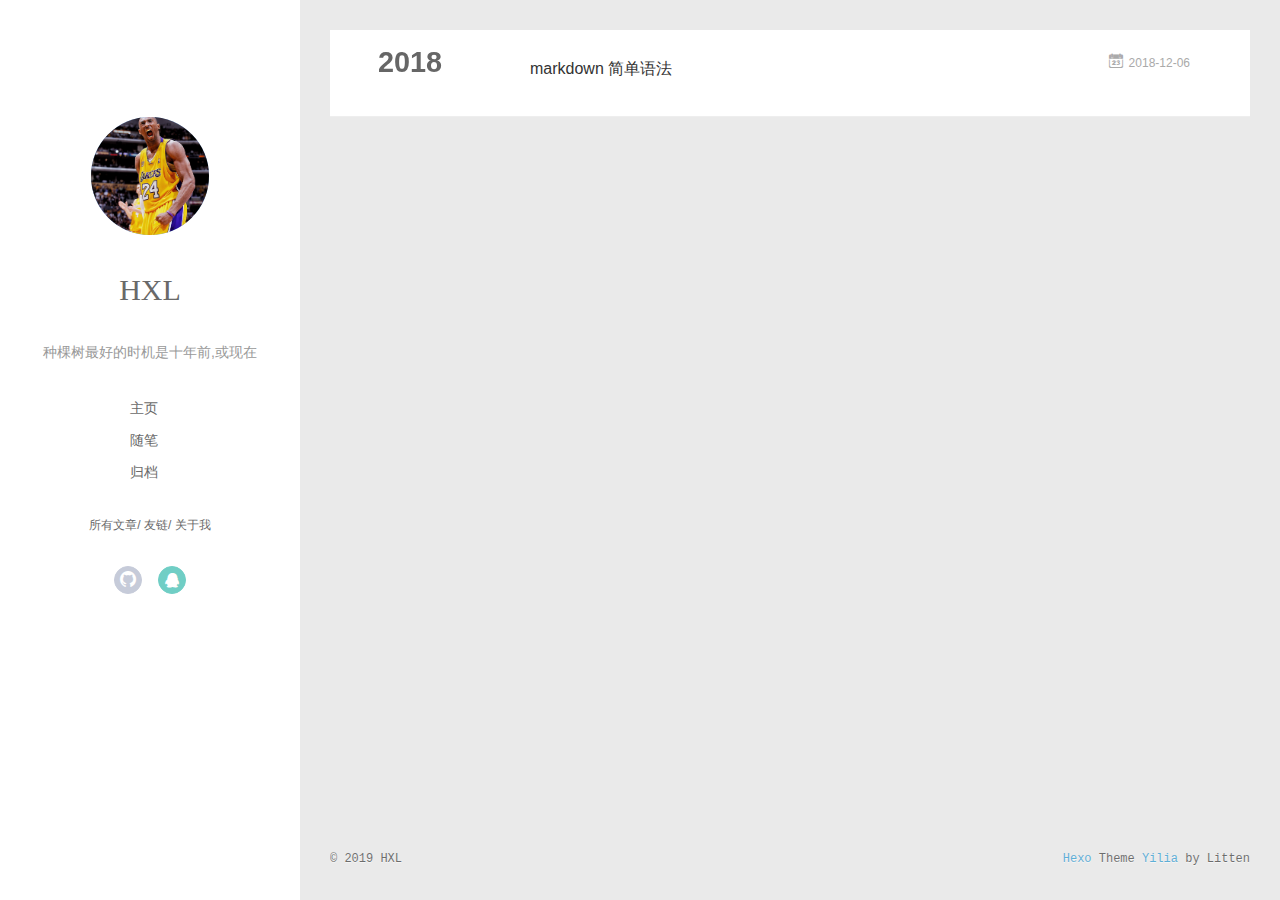
<file: archives/index.html>
<!DOCTYPE html>
<html>
<head><meta name="generator" content="Hexo 3.9.0">
  <meta charset="utf-8">
  
  <meta name="renderer" content="webkit">
  <meta http-equiv="X-UA-Compatible" content="IE=edge">
  <link rel="dns-prefetch" href="https://jugelizidemo.github.io">
  <title>Archives | HXL的BLOG</title>
  <meta name="viewport" content="width=device-width, initial-scale=1, maximum-scale=1">
  <meta name="description" content="iot java web spring springboot data">
<meta name="keywords" content="java web springmvc springboot iot">
<meta property="og:type" content="website">
<meta property="og:title" content="HXL的BLOG">
<meta property="og:url" content="https://jugelizidemo.github.io/archives/index.html">
<meta property="og:site_name" content="HXL的BLOG">
<meta property="og:description" content="iot java web spring springboot data">
<meta property="og:locale" content="zh-Hans">
<meta name="twitter:card" content="summary">
<meta name="twitter:title" content="HXL的BLOG">
<meta name="twitter:description" content="iot java web spring springboot data">
  
    <link rel="alternative" href="/atom.xml" title="HXL的BLOG" type="application/atom+xml">
  
  
    <link rel="icon" href="/favicon.png">
  
  <link rel="stylesheet" type="text/css" href="/./main.0cf68a.css">
  <style type="text/css">
  
    #container.show {
      background: linear-gradient(200deg, #3f87a6, #ebf8e1);
    }
  </style>
  

  

</head>
</html>
<body>
  <div id="container" q-class="show:isCtnShow">
    <canvas id="anm-canvas" class="anm-canvas"></canvas>
    <div class="left-col" q-class="show:isShow">
      
<div class="overlay" style="background: #FFFFFF"></div>
<div class="intrude-less">
	<header id="header" class="inner">
		<a href="/" class="profilepic">
			<img src="/img/Kobe-Bryant.jpg" class="js-avatar">
		</a>
		<hgroup>
		  <h1 class="header-author"><a href="/">HXL</a></h1>
		</hgroup>
		
		<p class="header-subtitle">种棵树最好的时机是十年前,或现在</p>
		

		<nav class="header-menu">
			<ul>
			
				<li><a href="/">主页</a></li>
	        
				<li><a href="/tags/随笔/">随笔</a></li>
	        
				<li><a href="/archives/index.html">归档</a></li>
	        
			</ul>
		</nav>
		<nav class="header-smart-menu">
    		
    			
    			<a q-on="click: openSlider(e, 'innerArchive')" href="javascript:void(0)">所有文章</a>
    			
            
    			
    			<a q-on="click: openSlider(e, 'friends')" href="javascript:void(0)">友链</a>
    			
            
    			
    			<a q-on="click: openSlider(e, 'aboutme')" href="javascript:void(0)">关于我</a>
    			
            
		</nav>
		<nav class="header-nav">
			<div class="social">
				
					<a class="github" target="_blank" href="https://github.com/jugelizidemo" title="github"><i class="icon-github"></i></a>
		        
					<a class="qq" target="_blank" href="/516805542" title="qq"><i class="icon-qq"></i></a>
		        
			</div>
		</nav>
	</header>		
</div>

    </div>
    <div class="mid-col" q-class="show:isShow,hide:isShow|isFalse">
      
<nav id="mobile-nav">
  	<div class="overlay js-overlay" style="background: #FFFFFF"></div>
	<div class="btnctn js-mobile-btnctn">
  		<div class="slider-trigger list" q-on="click: openSlider(e)"><i class="icon icon-sort"></i></div>
	</div>
	<div class="intrude-less">
		<header id="header" class="inner">
			<div class="profilepic">
				<img src="/img/Kobe-Bryant.jpg" class="js-avatar">
			</div>
			<hgroup>
			  <h1 class="header-author js-header-author">HXL</h1>
			</hgroup>
			
			<p class="header-subtitle"><i class="icon icon-quo-left"></i>种棵树最好的时机是十年前,或现在<i class="icon icon-quo-right"></i></p>
			
			
			
				
			
				
			
				
			
			
			
			<nav class="header-nav">
				<div class="social">
					
						<a class="github" target="_blank" href="https://github.com/jugelizidemo" title="github"><i class="icon-github"></i></a>
			        
						<a class="qq" target="_blank" href="/516805542" title="qq"><i class="icon-qq"></i></a>
			        
				</div>
			</nav>

			<nav class="header-menu js-header-menu">
				<ul style="width: 70%">
				
				
					<li style="width: 33.333333333333336%"><a href="/">主页</a></li>
		        
					<li style="width: 33.333333333333336%"><a href="/tags/随笔/">随笔</a></li>
		        
					<li style="width: 33.333333333333336%"><a href="/archives/index.html">归档</a></li>
		        
				</ul>
			</nav>
		</header>				
	</div>
	<div class="mobile-mask" style="display:none" q-show="isShow"></div>
</nav>

      <div id="wrapper" class="body-wrap">
        <div class="menu-l">
          <div class="canvas-wrap">
            <canvas data-colors="#eaeaea" data-sectionHeight="100" data-contentId="js-content" id="myCanvas1" class="anm-canvas"></canvas>
          </div>
          <div id="js-content" class="content-ll">
            
  
  
    
    
      
      
      <section class="archives-wrap">
        <div class="archive-year-wrap">
          <a href="/archives/2018" class="archive-year">2018</a>
        </div>
        <div class="archives">
    
    <article class="archive-article archive-type-post">
  <div class="archive-article-inner">
    <header class="archive-article-header">
      	<div class="article-meta">
	      	<a href="/2018/12/06/markdown-简单语法/" class="archive-article-date">
  	<time datetime="2018-12-06T11:37:19.000Z" itemprop="datePublished"><i class="icon-calendar icon"></i>2018-12-06</time>
</a>
        </div>
    	 
  
    <h1 itemprop="name">
      <a class="archive-article-title" href="/2018/12/06/markdown-简单语法/">markdown 简单语法</a>
    </h1>
  

        <div class="article-info info-on-right">
          
          

        </div>
        <div class="clearfix"></div>
    </header>
  </div>
</article>
  
  
    </div></section>
  

    


          </div>
        </div>
      </div>
      <footer id="footer">
  <div class="outer">
    <div id="footer-info">
    	<div class="footer-left">
    		&copy; 2019 HXL
    	</div>
      	<div class="footer-right">
      		<a href="http://hexo.io/" target="_blank">Hexo</a>  Theme <a href="https://github.com/litten/hexo-theme-yilia" target="_blank">Yilia</a> by Litten
      	</div>
    </div>
  </div>
</footer>
    </div>
    <script>
	var yiliaConfig = {
		mathjax: false,
		isHome: false,
		isPost: false,
		isArchive: true,
		isTag: false,
		isCategory: false,
		open_in_new: false,
		toc_hide_index: false,
		root: "/",
		innerArchive: true,
		showTags: true
	}
</script>

<script>!function(t){function n(e){if(r[e])return r[e].exports;var i=r[e]={exports:{},id:e,loaded:!1};return t[e].call(i.exports,i,i.exports,n),i.loaded=!0,i.exports}var r={};n.m=t,n.c=r,n.p="./",n(0)}([function(t,n,r){r(195),t.exports=r(191)},function(t,n,r){var e=r(3),i=r(52),o=r(27),u=r(28),c=r(53),f="prototype",a=function(t,n,r){var s,l,h,v,p=t&a.F,d=t&a.G,y=t&a.S,g=t&a.P,b=t&a.B,m=d?e:y?e[n]||(e[n]={}):(e[n]||{})[f],x=d?i:i[n]||(i[n]={}),w=x[f]||(x[f]={});d&&(r=n);for(s in r)l=!p&&m&&void 0!==m[s],h=(l?m:r)[s],v=b&&l?c(h,e):g&&"function"==typeof h?c(Function.call,h):h,m&&u(m,s,h,t&a.U),x[s]!=h&&o(x,s,v),g&&w[s]!=h&&(w[s]=h)};e.core=i,a.F=1,a.G=2,a.S=4,a.P=8,a.B=16,a.W=32,a.U=64,a.R=128,t.exports=a},function(t,n,r){var e=r(6);t.exports=function(t){if(!e(t))throw TypeError(t+" is not an object!");return t}},function(t,n){var r=t.exports="undefined"!=typeof window&&window.Math==Math?window:"undefined"!=typeof self&&self.Math==Math?self:Function("return this")();"number"==typeof __g&&(__g=r)},function(t,n){t.exports=function(t){try{return!!t()}catch(t){return!0}}},function(t,n){var r=t.exports="undefined"!=typeof window&&window.Math==Math?window:"undefined"!=typeof self&&self.Math==Math?self:Function("return this")();"number"==typeof __g&&(__g=r)},function(t,n){t.exports=function(t){return"object"==typeof t?null!==t:"function"==typeof t}},function(t,n,r){var e=r(126)("wks"),i=r(76),o=r(3).Symbol,u="function"==typeof o;(t.exports=function(t){return e[t]||(e[t]=u&&o[t]||(u?o:i)("Symbol."+t))}).store=e},function(t,n){var r={}.hasOwnProperty;t.exports=function(t,n){return r.call(t,n)}},function(t,n,r){var e=r(94),i=r(33);t.exports=function(t){return e(i(t))}},function(t,n,r){t.exports=!r(4)(function(){return 7!=Object.defineProperty({},"a",{get:function(){return 7}}).a})},function(t,n,r){var e=r(2),i=r(167),o=r(50),u=Object.defineProperty;n.f=r(10)?Object.defineProperty:function(t,n,r){if(e(t),n=o(n,!0),e(r),i)try{return u(t,n,r)}catch(t){}if("get"in r||"set"in r)throw TypeError("Accessors not supported!");return"value"in r&&(t[n]=r.value),t}},function(t,n,r){t.exports=!r(18)(function(){return 7!=Object.defineProperty({},"a",{get:function(){return 7}}).a})},function(t,n,r){var e=r(14),i=r(22);t.exports=r(12)?function(t,n,r){return e.f(t,n,i(1,r))}:function(t,n,r){return t[n]=r,t}},function(t,n,r){var e=r(20),i=r(58),o=r(42),u=Object.defineProperty;n.f=r(12)?Object.defineProperty:function(t,n,r){if(e(t),n=o(n,!0),e(r),i)try{return u(t,n,r)}catch(t){}if("get"in r||"set"in r)throw TypeError("Accessors not supported!");return"value"in r&&(t[n]=r.value),t}},function(t,n,r){var e=r(40)("wks"),i=r(23),o=r(5).Symbol,u="function"==typeof o;(t.exports=function(t){return e[t]||(e[t]=u&&o[t]||(u?o:i)("Symbol."+t))}).store=e},function(t,n,r){var e=r(67),i=Math.min;t.exports=function(t){return t>0?i(e(t),9007199254740991):0}},function(t,n,r){var e=r(46);t.exports=function(t){return Object(e(t))}},function(t,n){t.exports=function(t){try{return!!t()}catch(t){return!0}}},function(t,n,r){var e=r(63),i=r(34);t.exports=Object.keys||function(t){return e(t,i)}},function(t,n,r){var e=r(21);t.exports=function(t){if(!e(t))throw TypeError(t+" is not an object!");return t}},function(t,n){t.exports=function(t){return"object"==typeof t?null!==t:"function"==typeof t}},function(t,n){t.exports=function(t,n){return{enumerable:!(1&t),configurable:!(2&t),writable:!(4&t),value:n}}},function(t,n){var r=0,e=Math.random();t.exports=function(t){return"Symbol(".concat(void 0===t?"":t,")_",(++r+e).toString(36))}},function(t,n){var r={}.hasOwnProperty;t.exports=function(t,n){return r.call(t,n)}},function(t,n){var r=t.exports={version:"2.4.0"};"number"==typeof __e&&(__e=r)},function(t,n){t.exports=function(t){if("function"!=typeof t)throw TypeError(t+" is not a function!");return t}},function(t,n,r){var e=r(11),i=r(66);t.exports=r(10)?function(t,n,r){return e.f(t,n,i(1,r))}:function(t,n,r){return t[n]=r,t}},function(t,n,r){var e=r(3),i=r(27),o=r(24),u=r(76)("src"),c="toString",f=Function[c],a=(""+f).split(c);r(52).inspectSource=function(t){return f.call(t)},(t.exports=function(t,n,r,c){var f="function"==typeof r;f&&(o(r,"name")||i(r,"name",n)),t[n]!==r&&(f&&(o(r,u)||i(r,u,t[n]?""+t[n]:a.join(String(n)))),t===e?t[n]=r:c?t[n]?t[n]=r:i(t,n,r):(delete t[n],i(t,n,r)))})(Function.prototype,c,function(){return"function"==typeof this&&this[u]||f.call(this)})},function(t,n,r){var e=r(1),i=r(4),o=r(46),u=function(t,n,r,e){var i=String(o(t)),u="<"+n;return""!==r&&(u+=" "+r+'="'+String(e).replace(/"/g,"&quot;")+'"'),u+">"+i+"</"+n+">"};t.exports=function(t,n){var r={};r[t]=n(u),e(e.P+e.F*i(function(){var n=""[t]('"');return n!==n.toLowerCase()||n.split('"').length>3}),"String",r)}},function(t,n,r){var e=r(115),i=r(46);t.exports=function(t){return e(i(t))}},function(t,n,r){var e=r(116),i=r(66),o=r(30),u=r(50),c=r(24),f=r(167),a=Object.getOwnPropertyDescriptor;n.f=r(10)?a:function(t,n){if(t=o(t),n=u(n,!0),f)try{return a(t,n)}catch(t){}if(c(t,n))return i(!e.f.call(t,n),t[n])}},function(t,n,r){var e=r(24),i=r(17),o=r(145)("IE_PROTO"),u=Object.prototype;t.exports=Object.getPrototypeOf||function(t){return t=i(t),e(t,o)?t[o]:"function"==typeof t.constructor&&t instanceof t.constructor?t.constructor.prototype:t instanceof Object?u:null}},function(t,n){t.exports=function(t){if(void 0==t)throw TypeError("Can't call method on  "+t);return t}},function(t,n){t.exports="constructor,hasOwnProperty,isPrototypeOf,propertyIsEnumerable,toLocaleString,toString,valueOf".split(",")},function(t,n){t.exports={}},function(t,n){t.exports=!0},function(t,n){n.f={}.propertyIsEnumerable},function(t,n,r){var e=r(14).f,i=r(8),o=r(15)("toStringTag");t.exports=function(t,n,r){t&&!i(t=r?t:t.prototype,o)&&e(t,o,{configurable:!0,value:n})}},function(t,n,r){var e=r(40)("keys"),i=r(23);t.exports=function(t){return e[t]||(e[t]=i(t))}},function(t,n,r){var e=r(5),i="__core-js_shared__",o=e[i]||(e[i]={});t.exports=function(t){return o[t]||(o[t]={})}},function(t,n){var r=Math.ceil,e=Math.floor;t.exports=function(t){return isNaN(t=+t)?0:(t>0?e:r)(t)}},function(t,n,r){var e=r(21);t.exports=function(t,n){if(!e(t))return t;var r,i;if(n&&"function"==typeof(r=t.toString)&&!e(i=r.call(t)))return i;if("function"==typeof(r=t.valueOf)&&!e(i=r.call(t)))return i;if(!n&&"function"==typeof(r=t.toString)&&!e(i=r.call(t)))return i;throw TypeError("Can't convert object to primitive value")}},function(t,n,r){var e=r(5),i=r(25),o=r(36),u=r(44),c=r(14).f;t.exports=function(t){var n=i.Symbol||(i.Symbol=o?{}:e.Symbol||{});"_"==t.charAt(0)||t in n||c(n,t,{value:u.f(t)})}},function(t,n,r){n.f=r(15)},function(t,n){var r={}.toString;t.exports=function(t){return r.call(t).slice(8,-1)}},function(t,n){t.exports=function(t){if(void 0==t)throw TypeError("Can't call method on  "+t);return t}},function(t,n,r){var e=r(4);t.exports=function(t,n){return!!t&&e(function(){n?t.call(null,function(){},1):t.call(null)})}},function(t,n,r){var e=r(53),i=r(115),o=r(17),u=r(16),c=r(203);t.exports=function(t,n){var r=1==t,f=2==t,a=3==t,s=4==t,l=6==t,h=5==t||l,v=n||c;return function(n,c,p){for(var d,y,g=o(n),b=i(g),m=e(c,p,3),x=u(b.length),w=0,S=r?v(n,x):f?v(n,0):void 0;x>w;w++)if((h||w in b)&&(d=b[w],y=m(d,w,g),t))if(r)S[w]=y;else if(y)switch(t){case 3:return!0;case 5:return d;case 6:return w;case 2:S.push(d)}else if(s)return!1;return l?-1:a||s?s:S}}},function(t,n,r){var e=r(1),i=r(52),o=r(4);t.exports=function(t,n){var r=(i.Object||{})[t]||Object[t],u={};u[t]=n(r),e(e.S+e.F*o(function(){r(1)}),"Object",u)}},function(t,n,r){var e=r(6);t.exports=function(t,n){if(!e(t))return t;var r,i;if(n&&"function"==typeof(r=t.toString)&&!e(i=r.call(t)))return i;if("function"==typeof(r=t.valueOf)&&!e(i=r.call(t)))return i;if(!n&&"function"==typeof(r=t.toString)&&!e(i=r.call(t)))return i;throw TypeError("Can't convert object to primitive value")}},function(t,n,r){var e=r(5),i=r(25),o=r(91),u=r(13),c="prototype",f=function(t,n,r){var a,s,l,h=t&f.F,v=t&f.G,p=t&f.S,d=t&f.P,y=t&f.B,g=t&f.W,b=v?i:i[n]||(i[n]={}),m=b[c],x=v?e:p?e[n]:(e[n]||{})[c];v&&(r=n);for(a in r)(s=!h&&x&&void 0!==x[a])&&a in b||(l=s?x[a]:r[a],b[a]=v&&"function"!=typeof x[a]?r[a]:y&&s?o(l,e):g&&x[a]==l?function(t){var n=function(n,r,e){if(this instanceof t){switch(arguments.length){case 0:return new t;case 1:return new t(n);case 2:return new t(n,r)}return new t(n,r,e)}return t.apply(this,arguments)};return n[c]=t[c],n}(l):d&&"function"==typeof l?o(Function.call,l):l,d&&((b.virtual||(b.virtual={}))[a]=l,t&f.R&&m&&!m[a]&&u(m,a,l)))};f.F=1,f.G=2,f.S=4,f.P=8,f.B=16,f.W=32,f.U=64,f.R=128,t.exports=f},function(t,n){var r=t.exports={version:"2.4.0"};"number"==typeof __e&&(__e=r)},function(t,n,r){var e=r(26);t.exports=function(t,n,r){if(e(t),void 0===n)return t;switch(r){case 1:return function(r){return t.call(n,r)};case 2:return function(r,e){return t.call(n,r,e)};case 3:return function(r,e,i){return t.call(n,r,e,i)}}return function(){return t.apply(n,arguments)}}},function(t,n,r){var e=r(183),i=r(1),o=r(126)("metadata"),u=o.store||(o.store=new(r(186))),c=function(t,n,r){var i=u.get(t);if(!i){if(!r)return;u.set(t,i=new e)}var o=i.get(n);if(!o){if(!r)return;i.set(n,o=new e)}return o},f=function(t,n,r){var e=c(n,r,!1);return void 0!==e&&e.has(t)},a=function(t,n,r){var e=c(n,r,!1);return void 0===e?void 0:e.get(t)},s=function(t,n,r,e){c(r,e,!0).set(t,n)},l=function(t,n){var r=c(t,n,!1),e=[];return r&&r.forEach(function(t,n){e.push(n)}),e},h=function(t){return void 0===t||"symbol"==typeof t?t:String(t)},v=function(t){i(i.S,"Reflect",t)};t.exports={store:u,map:c,has:f,get:a,set:s,keys:l,key:h,exp:v}},function(t,n,r){"use strict";if(r(10)){var e=r(69),i=r(3),o=r(4),u=r(1),c=r(127),f=r(152),a=r(53),s=r(68),l=r(66),h=r(27),v=r(73),p=r(67),d=r(16),y=r(75),g=r(50),b=r(24),m=r(180),x=r(114),w=r(6),S=r(17),_=r(137),O=r(70),E=r(32),P=r(71).f,j=r(154),F=r(76),M=r(7),A=r(48),N=r(117),T=r(146),I=r(155),k=r(80),L=r(123),R=r(74),C=r(130),D=r(160),U=r(11),W=r(31),G=U.f,B=W.f,V=i.RangeError,z=i.TypeError,q=i.Uint8Array,K="ArrayBuffer",J="Shared"+K,Y="BYTES_PER_ELEMENT",H="prototype",$=Array[H],X=f.ArrayBuffer,Q=f.DataView,Z=A(0),tt=A(2),nt=A(3),rt=A(4),et=A(5),it=A(6),ot=N(!0),ut=N(!1),ct=I.values,ft=I.keys,at=I.entries,st=$.lastIndexOf,lt=$.reduce,ht=$.reduceRight,vt=$.join,pt=$.sort,dt=$.slice,yt=$.toString,gt=$.toLocaleString,bt=M("iterator"),mt=M("toStringTag"),xt=F("typed_constructor"),wt=F("def_constructor"),St=c.CONSTR,_t=c.TYPED,Ot=c.VIEW,Et="Wrong length!",Pt=A(1,function(t,n){return Tt(T(t,t[wt]),n)}),jt=o(function(){return 1===new q(new Uint16Array([1]).buffer)[0]}),Ft=!!q&&!!q[H].set&&o(function(){new q(1).set({})}),Mt=function(t,n){if(void 0===t)throw z(Et);var r=+t,e=d(t);if(n&&!m(r,e))throw V(Et);return e},At=function(t,n){var r=p(t);if(r<0||r%n)throw V("Wrong offset!");return r},Nt=function(t){if(w(t)&&_t in t)return t;throw z(t+" is not a typed array!")},Tt=function(t,n){if(!(w(t)&&xt in t))throw z("It is not a typed array constructor!");return new t(n)},It=function(t,n){return kt(T(t,t[wt]),n)},kt=function(t,n){for(var r=0,e=n.length,i=Tt(t,e);e>r;)i[r]=n[r++];return i},Lt=function(t,n,r){G(t,n,{get:function(){return this._d[r]}})},Rt=function(t){var n,r,e,i,o,u,c=S(t),f=arguments.length,s=f>1?arguments[1]:void 0,l=void 0!==s,h=j(c);if(void 0!=h&&!_(h)){for(u=h.call(c),e=[],n=0;!(o=u.next()).done;n++)e.push(o.value);c=e}for(l&&f>2&&(s=a(s,arguments[2],2)),n=0,r=d(c.length),i=Tt(this,r);r>n;n++)i[n]=l?s(c[n],n):c[n];return i},Ct=function(){for(var t=0,n=arguments.length,r=Tt(this,n);n>t;)r[t]=arguments[t++];return r},Dt=!!q&&o(function(){gt.call(new q(1))}),Ut=function(){return gt.apply(Dt?dt.call(Nt(this)):Nt(this),arguments)},Wt={copyWithin:function(t,n){return D.call(Nt(this),t,n,arguments.length>2?arguments[2]:void 0)},every:function(t){return rt(Nt(this),t,arguments.length>1?arguments[1]:void 0)},fill:function(t){return C.apply(Nt(this),arguments)},filter:function(t){return It(this,tt(Nt(this),t,arguments.length>1?arguments[1]:void 0))},find:function(t){return et(Nt(this),t,arguments.length>1?arguments[1]:void 0)},findIndex:function(t){return it(Nt(this),t,arguments.length>1?arguments[1]:void 0)},forEach:function(t){Z(Nt(this),t,arguments.length>1?arguments[1]:void 0)},indexOf:function(t){return ut(Nt(this),t,arguments.length>1?arguments[1]:void 0)},includes:function(t){return ot(Nt(this),t,arguments.length>1?arguments[1]:void 0)},join:function(t){return vt.apply(Nt(this),arguments)},lastIndexOf:function(t){return st.apply(Nt(this),arguments)},map:function(t){return Pt(Nt(this),t,arguments.length>1?arguments[1]:void 0)},reduce:function(t){return lt.apply(Nt(this),arguments)},reduceRight:function(t){return ht.apply(Nt(this),arguments)},reverse:function(){for(var t,n=this,r=Nt(n).length,e=Math.floor(r/2),i=0;i<e;)t=n[i],n[i++]=n[--r],n[r]=t;return n},some:function(t){return nt(Nt(this),t,arguments.length>1?arguments[1]:void 0)},sort:function(t){return pt.call(Nt(this),t)},subarray:function(t,n){var r=Nt(this),e=r.length,i=y(t,e);return new(T(r,r[wt]))(r.buffer,r.byteOffset+i*r.BYTES_PER_ELEMENT,d((void 0===n?e:y(n,e))-i))}},Gt=function(t,n){return It(this,dt.call(Nt(this),t,n))},Bt=function(t){Nt(this);var n=At(arguments[1],1),r=this.length,e=S(t),i=d(e.length),o=0;if(i+n>r)throw V(Et);for(;o<i;)this[n+o]=e[o++]},Vt={entries:function(){return at.call(Nt(this))},keys:function(){return ft.call(Nt(this))},values:function(){return ct.call(Nt(this))}},zt=function(t,n){return w(t)&&t[_t]&&"symbol"!=typeof n&&n in t&&String(+n)==String(n)},qt=function(t,n){return zt(t,n=g(n,!0))?l(2,t[n]):B(t,n)},Kt=function(t,n,r){return!(zt(t,n=g(n,!0))&&w(r)&&b(r,"value"))||b(r,"get")||b(r,"set")||r.configurable||b(r,"writable")&&!r.writable||b(r,"enumerable")&&!r.enumerable?G(t,n,r):(t[n]=r.value,t)};St||(W.f=qt,U.f=Kt),u(u.S+u.F*!St,"Object",{getOwnPropertyDescriptor:qt,defineProperty:Kt}),o(function(){yt.call({})})&&(yt=gt=function(){return vt.call(this)});var Jt=v({},Wt);v(Jt,Vt),h(Jt,bt,Vt.values),v(Jt,{slice:Gt,set:Bt,constructor:function(){},toString:yt,toLocaleString:Ut}),Lt(Jt,"buffer","b"),Lt(Jt,"byteOffset","o"),Lt(Jt,"byteLength","l"),Lt(Jt,"length","e"),G(Jt,mt,{get:function(){return this[_t]}}),t.exports=function(t,n,r,f){f=!!f;var a=t+(f?"Clamped":"")+"Array",l="Uint8Array"!=a,v="get"+t,p="set"+t,y=i[a],g=y||{},b=y&&E(y),m=!y||!c.ABV,S={},_=y&&y[H],j=function(t,r){var e=t._d;return e.v[v](r*n+e.o,jt)},F=function(t,r,e){var i=t._d;f&&(e=(e=Math.round(e))<0?0:e>255?255:255&e),i.v[p](r*n+i.o,e,jt)},M=function(t,n){G(t,n,{get:function(){return j(this,n)},set:function(t){return F(this,n,t)},enumerable:!0})};m?(y=r(function(t,r,e,i){s(t,y,a,"_d");var o,u,c,f,l=0,v=0;if(w(r)){if(!(r instanceof X||(f=x(r))==K||f==J))return _t in r?kt(y,r):Rt.call(y,r);o=r,v=At(e,n);var p=r.byteLength;if(void 0===i){if(p%n)throw V(Et);if((u=p-v)<0)throw V(Et)}else if((u=d(i)*n)+v>p)throw V(Et);c=u/n}else c=Mt(r,!0),u=c*n,o=new X(u);for(h(t,"_d",{b:o,o:v,l:u,e:c,v:new Q(o)});l<c;)M(t,l++)}),_=y[H]=O(Jt),h(_,"constructor",y)):L(function(t){new y(null),new y(t)},!0)||(y=r(function(t,r,e,i){s(t,y,a);var o;return w(r)?r instanceof X||(o=x(r))==K||o==J?void 0!==i?new g(r,At(e,n),i):void 0!==e?new g(r,At(e,n)):new g(r):_t in r?kt(y,r):Rt.call(y,r):new g(Mt(r,l))}),Z(b!==Function.prototype?P(g).concat(P(b)):P(g),function(t){t in y||h(y,t,g[t])}),y[H]=_,e||(_.constructor=y));var A=_[bt],N=!!A&&("values"==A.name||void 0==A.name),T=Vt.values;h(y,xt,!0),h(_,_t,a),h(_,Ot,!0),h(_,wt,y),(f?new y(1)[mt]==a:mt in _)||G(_,mt,{get:function(){return a}}),S[a]=y,u(u.G+u.W+u.F*(y!=g),S),u(u.S,a,{BYTES_PER_ELEMENT:n,from:Rt,of:Ct}),Y in _||h(_,Y,n),u(u.P,a,Wt),R(a),u(u.P+u.F*Ft,a,{set:Bt}),u(u.P+u.F*!N,a,Vt),u(u.P+u.F*(_.toString!=yt),a,{toString:yt}),u(u.P+u.F*o(function(){new y(1).slice()}),a,{slice:Gt}),u(u.P+u.F*(o(function(){return[1,2].toLocaleString()!=new y([1,2]).toLocaleString()})||!o(function(){_.toLocaleString.call([1,2])})),a,{toLocaleString:Ut}),k[a]=N?A:T,e||N||h(_,bt,T)}}else t.exports=function(){}},function(t,n){var r={}.toString;t.exports=function(t){return r.call(t).slice(8,-1)}},function(t,n,r){var e=r(21),i=r(5).document,o=e(i)&&e(i.createElement);t.exports=function(t){return o?i.createElement(t):{}}},function(t,n,r){t.exports=!r(12)&&!r(18)(function(){return 7!=Object.defineProperty(r(57)("div"),"a",{get:function(){return 7}}).a})},function(t,n,r){"use strict";var e=r(36),i=r(51),o=r(64),u=r(13),c=r(8),f=r(35),a=r(96),s=r(38),l=r(103),h=r(15)("iterator"),v=!([].keys&&"next"in[].keys()),p="keys",d="values",y=function(){return this};t.exports=function(t,n,r,g,b,m,x){a(r,n,g);var w,S,_,O=function(t){if(!v&&t in F)return F[t];switch(t){case p:case d:return function(){return new r(this,t)}}return function(){return new r(this,t)}},E=n+" Iterator",P=b==d,j=!1,F=t.prototype,M=F[h]||F["@@iterator"]||b&&F[b],A=M||O(b),N=b?P?O("entries"):A:void 0,T="Array"==n?F.entries||M:M;if(T&&(_=l(T.call(new t)))!==Object.prototype&&(s(_,E,!0),e||c(_,h)||u(_,h,y)),P&&M&&M.name!==d&&(j=!0,A=function(){return M.call(this)}),e&&!x||!v&&!j&&F[h]||u(F,h,A),f[n]=A,f[E]=y,b)if(w={values:P?A:O(d),keys:m?A:O(p),entries:N},x)for(S in w)S in F||o(F,S,w[S]);else i(i.P+i.F*(v||j),n,w);return w}},function(t,n,r){var e=r(20),i=r(100),o=r(34),u=r(39)("IE_PROTO"),c=function(){},f="prototype",a=function(){var t,n=r(57)("iframe"),e=o.length;for(n.style.display="none",r(93).appendChild(n),n.src="javascript:",t=n.contentWindow.document,t.open(),t.write("<script>document.F=Object<\/script>"),t.close(),a=t.F;e--;)delete a[f][o[e]];return a()};t.exports=Object.create||function(t,n){var r;return null!==t?(c[f]=e(t),r=new c,c[f]=null,r[u]=t):r=a(),void 0===n?r:i(r,n)}},function(t,n,r){var e=r(63),i=r(34).concat("length","prototype");n.f=Object.getOwnPropertyNames||function(t){return e(t,i)}},function(t,n){n.f=Object.getOwnPropertySymbols},function(t,n,r){var e=r(8),i=r(9),o=r(90)(!1),u=r(39)("IE_PROTO");t.exports=function(t,n){var r,c=i(t),f=0,a=[];for(r in c)r!=u&&e(c,r)&&a.push(r);for(;n.length>f;)e(c,r=n[f++])&&(~o(a,r)||a.push(r));return a}},function(t,n,r){t.exports=r(13)},function(t,n,r){var e=r(76)("meta"),i=r(6),o=r(24),u=r(11).f,c=0,f=Object.isExtensible||function(){return!0},a=!r(4)(function(){return f(Object.preventExtensions({}))}),s=function(t){u(t,e,{value:{i:"O"+ ++c,w:{}}})},l=function(t,n){if(!i(t))return"symbol"==typeof t?t:("string"==typeof t?"S":"P")+t;if(!o(t,e)){if(!f(t))return"F";if(!n)return"E";s(t)}return t[e].i},h=function(t,n){if(!o(t,e)){if(!f(t))return!0;if(!n)return!1;s(t)}return t[e].w},v=function(t){return a&&p.NEED&&f(t)&&!o(t,e)&&s(t),t},p=t.exports={KEY:e,NEED:!1,fastKey:l,getWeak:h,onFreeze:v}},function(t,n){t.exports=function(t,n){return{enumerable:!(1&t),configurable:!(2&t),writable:!(4&t),value:n}}},function(t,n){var r=Math.ceil,e=Math.floor;t.exports=function(t){return isNaN(t=+t)?0:(t>0?e:r)(t)}},function(t,n){t.exports=function(t,n,r,e){if(!(t instanceof n)||void 0!==e&&e in t)throw TypeError(r+": incorrect invocation!");return t}},function(t,n){t.exports=!1},function(t,n,r){var e=r(2),i=r(173),o=r(133),u=r(145)("IE_PROTO"),c=function(){},f="prototype",a=function(){var t,n=r(132)("iframe"),e=o.length;for(n.style.display="none",r(135).appendChild(n),n.src="javascript:",t=n.contentWindow.document,t.open(),t.write("<script>document.F=Object<\/script>"),t.close(),a=t.F;e--;)delete a[f][o[e]];return a()};t.exports=Object.create||function(t,n){var r;return null!==t?(c[f]=e(t),r=new c,c[f]=null,r[u]=t):r=a(),void 0===n?r:i(r,n)}},function(t,n,r){var e=r(175),i=r(133).concat("length","prototype");n.f=Object.getOwnPropertyNames||function(t){return e(t,i)}},function(t,n,r){var e=r(175),i=r(133);t.exports=Object.keys||function(t){return e(t,i)}},function(t,n,r){var e=r(28);t.exports=function(t,n,r){for(var i in n)e(t,i,n[i],r);return t}},function(t,n,r){"use strict";var e=r(3),i=r(11),o=r(10),u=r(7)("species");t.exports=function(t){var n=e[t];o&&n&&!n[u]&&i.f(n,u,{configurable:!0,get:function(){return this}})}},function(t,n,r){var e=r(67),i=Math.max,o=Math.min;t.exports=function(t,n){return t=e(t),t<0?i(t+n,0):o(t,n)}},function(t,n){var r=0,e=Math.random();t.exports=function(t){return"Symbol(".concat(void 0===t?"":t,")_",(++r+e).toString(36))}},function(t,n,r){var e=r(33);t.exports=function(t){return Object(e(t))}},function(t,n,r){var e=r(7)("unscopables"),i=Array.prototype;void 0==i[e]&&r(27)(i,e,{}),t.exports=function(t){i[e][t]=!0}},function(t,n,r){var e=r(53),i=r(169),o=r(137),u=r(2),c=r(16),f=r(154),a={},s={},n=t.exports=function(t,n,r,l,h){var v,p,d,y,g=h?function(){return t}:f(t),b=e(r,l,n?2:1),m=0;if("function"!=typeof g)throw TypeError(t+" is not iterable!");if(o(g)){for(v=c(t.length);v>m;m++)if((y=n?b(u(p=t[m])[0],p[1]):b(t[m]))===a||y===s)return y}else for(d=g.call(t);!(p=d.next()).done;)if((y=i(d,b,p.value,n))===a||y===s)return y};n.BREAK=a,n.RETURN=s},function(t,n){t.exports={}},function(t,n,r){var e=r(11).f,i=r(24),o=r(7)("toStringTag");t.exports=function(t,n,r){t&&!i(t=r?t:t.prototype,o)&&e(t,o,{configurable:!0,value:n})}},function(t,n,r){var e=r(1),i=r(46),o=r(4),u=r(150),c="["+u+"]",f="​",a=RegExp("^"+c+c+"*"),s=RegExp(c+c+"*$"),l=function(t,n,r){var i={},c=o(function(){return!!u[t]()||f[t]()!=f}),a=i[t]=c?n(h):u[t];r&&(i[r]=a),e(e.P+e.F*c,"String",i)},h=l.trim=function(t,n){return t=String(i(t)),1&n&&(t=t.replace(a,"")),2&n&&(t=t.replace(s,"")),t};t.exports=l},function(t,n,r){t.exports={default:r(86),__esModule:!0}},function(t,n,r){t.exports={default:r(87),__esModule:!0}},function(t,n,r){"use strict";function e(t){return t&&t.__esModule?t:{default:t}}n.__esModule=!0;var i=r(84),o=e(i),u=r(83),c=e(u),f="function"==typeof c.default&&"symbol"==typeof o.default?function(t){return typeof t}:function(t){return t&&"function"==typeof c.default&&t.constructor===c.default&&t!==c.default.prototype?"symbol":typeof t};n.default="function"==typeof c.default&&"symbol"===f(o.default)?function(t){return void 0===t?"undefined":f(t)}:function(t){return t&&"function"==typeof c.default&&t.constructor===c.default&&t!==c.default.prototype?"symbol":void 0===t?"undefined":f(t)}},function(t,n,r){r(110),r(108),r(111),r(112),t.exports=r(25).Symbol},function(t,n,r){r(109),r(113),t.exports=r(44).f("iterator")},function(t,n){t.exports=function(t){if("function"!=typeof t)throw TypeError(t+" is not a function!");return t}},function(t,n){t.exports=function(){}},function(t,n,r){var e=r(9),i=r(106),o=r(105);t.exports=function(t){return function(n,r,u){var c,f=e(n),a=i(f.length),s=o(u,a);if(t&&r!=r){for(;a>s;)if((c=f[s++])!=c)return!0}else for(;a>s;s++)if((t||s in f)&&f[s]===r)return t||s||0;return!t&&-1}}},function(t,n,r){var e=r(88);t.exports=function(t,n,r){if(e(t),void 0===n)return t;switch(r){case 1:return function(r){return t.call(n,r)};case 2:return function(r,e){return t.call(n,r,e)};case 3:return function(r,e,i){return t.call(n,r,e,i)}}return function(){return t.apply(n,arguments)}}},function(t,n,r){var e=r(19),i=r(62),o=r(37);t.exports=function(t){var n=e(t),r=i.f;if(r)for(var u,c=r(t),f=o.f,a=0;c.length>a;)f.call(t,u=c[a++])&&n.push(u);return n}},function(t,n,r){t.exports=r(5).document&&document.documentElement},function(t,n,r){var e=r(56);t.exports=Object("z").propertyIsEnumerable(0)?Object:function(t){return"String"==e(t)?t.split(""):Object(t)}},function(t,n,r){var e=r(56);t.exports=Array.isArray||function(t){return"Array"==e(t)}},function(t,n,r){"use strict";var e=r(60),i=r(22),o=r(38),u={};r(13)(u,r(15)("iterator"),function(){return this}),t.exports=function(t,n,r){t.prototype=e(u,{next:i(1,r)}),o(t,n+" Iterator")}},function(t,n){t.exports=function(t,n){return{value:n,done:!!t}}},function(t,n,r){var e=r(19),i=r(9);t.exports=function(t,n){for(var r,o=i(t),u=e(o),c=u.length,f=0;c>f;)if(o[r=u[f++]]===n)return r}},function(t,n,r){var e=r(23)("meta"),i=r(21),o=r(8),u=r(14).f,c=0,f=Object.isExtensible||function(){return!0},a=!r(18)(function(){return f(Object.preventExtensions({}))}),s=function(t){u(t,e,{value:{i:"O"+ ++c,w:{}}})},l=function(t,n){if(!i(t))return"symbol"==typeof t?t:("string"==typeof t?"S":"P")+t;if(!o(t,e)){if(!f(t))return"F";if(!n)return"E";s(t)}return t[e].i},h=function(t,n){if(!o(t,e)){if(!f(t))return!0;if(!n)return!1;s(t)}return t[e].w},v=function(t){return a&&p.NEED&&f(t)&&!o(t,e)&&s(t),t},p=t.exports={KEY:e,NEED:!1,fastKey:l,getWeak:h,onFreeze:v}},function(t,n,r){var e=r(14),i=r(20),o=r(19);t.exports=r(12)?Object.defineProperties:function(t,n){i(t);for(var r,u=o(n),c=u.length,f=0;c>f;)e.f(t,r=u[f++],n[r]);return t}},function(t,n,r){var e=r(37),i=r(22),o=r(9),u=r(42),c=r(8),f=r(58),a=Object.getOwnPropertyDescriptor;n.f=r(12)?a:function(t,n){if(t=o(t),n=u(n,!0),f)try{return a(t,n)}catch(t){}if(c(t,n))return i(!e.f.call(t,n),t[n])}},function(t,n,r){var e=r(9),i=r(61).f,o={}.toString,u="object"==typeof window&&window&&Object.getOwnPropertyNames?Object.getOwnPropertyNames(window):[],c=function(t){try{return i(t)}catch(t){return u.slice()}};t.exports.f=function(t){return u&&"[object Window]"==o.call(t)?c(t):i(e(t))}},function(t,n,r){var e=r(8),i=r(77),o=r(39)("IE_PROTO"),u=Object.prototype;t.exports=Object.getPrototypeOf||function(t){return t=i(t),e(t,o)?t[o]:"function"==typeof t.constructor&&t instanceof t.constructor?t.constructor.prototype:t instanceof Object?u:null}},function(t,n,r){var e=r(41),i=r(33);t.exports=function(t){return function(n,r){var o,u,c=String(i(n)),f=e(r),a=c.length;return f<0||f>=a?t?"":void 0:(o=c.charCodeAt(f),o<55296||o>56319||f+1===a||(u=c.charCodeAt(f+1))<56320||u>57343?t?c.charAt(f):o:t?c.slice(f,f+2):u-56320+(o-55296<<10)+65536)}}},function(t,n,r){var e=r(41),i=Math.max,o=Math.min;t.exports=function(t,n){return t=e(t),t<0?i(t+n,0):o(t,n)}},function(t,n,r){var e=r(41),i=Math.min;t.exports=function(t){return t>0?i(e(t),9007199254740991):0}},function(t,n,r){"use strict";var e=r(89),i=r(97),o=r(35),u=r(9);t.exports=r(59)(Array,"Array",function(t,n){this._t=u(t),this._i=0,this._k=n},function(){var t=this._t,n=this._k,r=this._i++;return!t||r>=t.length?(this._t=void 0,i(1)):"keys"==n?i(0,r):"values"==n?i(0,t[r]):i(0,[r,t[r]])},"values"),o.Arguments=o.Array,e("keys"),e("values"),e("entries")},function(t,n){},function(t,n,r){"use strict";var e=r(104)(!0);r(59)(String,"String",function(t){this._t=String(t),this._i=0},function(){var t,n=this._t,r=this._i;return r>=n.length?{value:void 0,done:!0}:(t=e(n,r),this._i+=t.length,{value:t,done:!1})})},function(t,n,r){"use strict";var e=r(5),i=r(8),o=r(12),u=r(51),c=r(64),f=r(99).KEY,a=r(18),s=r(40),l=r(38),h=r(23),v=r(15),p=r(44),d=r(43),y=r(98),g=r(92),b=r(95),m=r(20),x=r(9),w=r(42),S=r(22),_=r(60),O=r(102),E=r(101),P=r(14),j=r(19),F=E.f,M=P.f,A=O.f,N=e.Symbol,T=e.JSON,I=T&&T.stringify,k="prototype",L=v("_hidden"),R=v("toPrimitive"),C={}.propertyIsEnumerable,D=s("symbol-registry"),U=s("symbols"),W=s("op-symbols"),G=Object[k],B="function"==typeof N,V=e.QObject,z=!V||!V[k]||!V[k].findChild,q=o&&a(function(){return 7!=_(M({},"a",{get:function(){return M(this,"a",{value:7}).a}})).a})?function(t,n,r){var e=F(G,n);e&&delete G[n],M(t,n,r),e&&t!==G&&M(G,n,e)}:M,K=function(t){var n=U[t]=_(N[k]);return n._k=t,n},J=B&&"symbol"==typeof N.iterator?function(t){return"symbol"==typeof t}:function(t){return t instanceof N},Y=function(t,n,r){return t===G&&Y(W,n,r),m(t),n=w(n,!0),m(r),i(U,n)?(r.enumerable?(i(t,L)&&t[L][n]&&(t[L][n]=!1),r=_(r,{enumerable:S(0,!1)})):(i(t,L)||M(t,L,S(1,{})),t[L][n]=!0),q(t,n,r)):M(t,n,r)},H=function(t,n){m(t);for(var r,e=g(n=x(n)),i=0,o=e.length;o>i;)Y(t,r=e[i++],n[r]);return t},$=function(t,n){return void 0===n?_(t):H(_(t),n)},X=function(t){var n=C.call(this,t=w(t,!0));return!(this===G&&i(U,t)&&!i(W,t))&&(!(n||!i(this,t)||!i(U,t)||i(this,L)&&this[L][t])||n)},Q=function(t,n){if(t=x(t),n=w(n,!0),t!==G||!i(U,n)||i(W,n)){var r=F(t,n);return!r||!i(U,n)||i(t,L)&&t[L][n]||(r.enumerable=!0),r}},Z=function(t){for(var n,r=A(x(t)),e=[],o=0;r.length>o;)i(U,n=r[o++])||n==L||n==f||e.push(n);return e},tt=function(t){for(var n,r=t===G,e=A(r?W:x(t)),o=[],u=0;e.length>u;)!i(U,n=e[u++])||r&&!i(G,n)||o.push(U[n]);return o};B||(N=function(){if(this instanceof N)throw TypeError("Symbol is not a constructor!");var t=h(arguments.length>0?arguments[0]:void 0),n=function(r){this===G&&n.call(W,r),i(this,L)&&i(this[L],t)&&(this[L][t]=!1),q(this,t,S(1,r))};return o&&z&&q(G,t,{configurable:!0,set:n}),K(t)},c(N[k],"toString",function(){return this._k}),E.f=Q,P.f=Y,r(61).f=O.f=Z,r(37).f=X,r(62).f=tt,o&&!r(36)&&c(G,"propertyIsEnumerable",X,!0),p.f=function(t){return K(v(t))}),u(u.G+u.W+u.F*!B,{Symbol:N});for(var nt="hasInstance,isConcatSpreadable,iterator,match,replace,search,species,split,toPrimitive,toStringTag,unscopables".split(","),rt=0;nt.length>rt;)v(nt[rt++]);for(var nt=j(v.store),rt=0;nt.length>rt;)d(nt[rt++]);u(u.S+u.F*!B,"Symbol",{for:function(t){return i(D,t+="")?D[t]:D[t]=N(t)},keyFor:function(t){if(J(t))return y(D,t);throw TypeError(t+" is not a symbol!")},useSetter:function(){z=!0},useSimple:function(){z=!1}}),u(u.S+u.F*!B,"Object",{create:$,defineProperty:Y,defineProperties:H,getOwnPropertyDescriptor:Q,getOwnPropertyNames:Z,getOwnPropertySymbols:tt}),T&&u(u.S+u.F*(!B||a(function(){var t=N();return"[null]"!=I([t])||"{}"!=I({a:t})||"{}"!=I(Object(t))})),"JSON",{stringify:function(t){if(void 0!==t&&!J(t)){for(var n,r,e=[t],i=1;arguments.length>i;)e.push(arguments[i++]);return n=e[1],"function"==typeof n&&(r=n),!r&&b(n)||(n=function(t,n){if(r&&(n=r.call(this,t,n)),!J(n))return n}),e[1]=n,I.apply(T,e)}}}),N[k][R]||r(13)(N[k],R,N[k].valueOf),l(N,"Symbol"),l(Math,"Math",!0),l(e.JSON,"JSON",!0)},function(t,n,r){r(43)("asyncIterator")},function(t,n,r){r(43)("observable")},function(t,n,r){r(107);for(var e=r(5),i=r(13),o=r(35),u=r(15)("toStringTag"),c=["NodeList","DOMTokenList","MediaList","StyleSheetList","CSSRuleList"],f=0;f<5;f++){var a=c[f],s=e[a],l=s&&s.prototype;l&&!l[u]&&i(l,u,a),o[a]=o.Array}},function(t,n,r){var e=r(45),i=r(7)("toStringTag"),o="Arguments"==e(function(){return arguments}()),u=function(t,n){try{return t[n]}catch(t){}};t.exports=function(t){var n,r,c;return void 0===t?"Undefined":null===t?"Null":"string"==typeof(r=u(n=Object(t),i))?r:o?e(n):"Object"==(c=e(n))&&"function"==typeof n.callee?"Arguments":c}},function(t,n,r){var e=r(45);t.exports=Object("z").propertyIsEnumerable(0)?Object:function(t){return"String"==e(t)?t.split(""):Object(t)}},function(t,n){n.f={}.propertyIsEnumerable},function(t,n,r){var e=r(30),i=r(16),o=r(75);t.exports=function(t){return function(n,r,u){var c,f=e(n),a=i(f.length),s=o(u,a);if(t&&r!=r){for(;a>s;)if((c=f[s++])!=c)return!0}else for(;a>s;s++)if((t||s in f)&&f[s]===r)return t||s||0;return!t&&-1}}},function(t,n,r){"use strict";var e=r(3),i=r(1),o=r(28),u=r(73),c=r(65),f=r(79),a=r(68),s=r(6),l=r(4),h=r(123),v=r(81),p=r(136);t.exports=function(t,n,r,d,y,g){var b=e[t],m=b,x=y?"set":"add",w=m&&m.prototype,S={},_=function(t){var n=w[t];o(w,t,"delete"==t?function(t){return!(g&&!s(t))&&n.call(this,0===t?0:t)}:"has"==t?function(t){return!(g&&!s(t))&&n.call(this,0===t?0:t)}:"get"==t?function(t){return g&&!s(t)?void 0:n.call(this,0===t?0:t)}:"add"==t?function(t){return n.call(this,0===t?0:t),this}:function(t,r){return n.call(this,0===t?0:t,r),this})};if("function"==typeof m&&(g||w.forEach&&!l(function(){(new m).entries().next()}))){var O=new m,E=O[x](g?{}:-0,1)!=O,P=l(function(){O.has(1)}),j=h(function(t){new m(t)}),F=!g&&l(function(){for(var t=new m,n=5;n--;)t[x](n,n);return!t.has(-0)});j||(m=n(function(n,r){a(n,m,t);var e=p(new b,n,m);return void 0!=r&&f(r,y,e[x],e),e}),m.prototype=w,w.constructor=m),(P||F)&&(_("delete"),_("has"),y&&_("get")),(F||E)&&_(x),g&&w.clear&&delete w.clear}else m=d.getConstructor(n,t,y,x),u(m.prototype,r),c.NEED=!0;return v(m,t),S[t]=m,i(i.G+i.W+i.F*(m!=b),S),g||d.setStrong(m,t,y),m}},function(t,n,r){"use strict";var e=r(27),i=r(28),o=r(4),u=r(46),c=r(7);t.exports=function(t,n,r){var f=c(t),a=r(u,f,""[t]),s=a[0],l=a[1];o(function(){var n={};return n[f]=function(){return 7},7!=""[t](n)})&&(i(String.prototype,t,s),e(RegExp.prototype,f,2==n?function(t,n){return l.call(t,this,n)}:function(t){return l.call(t,this)}))}
},function(t,n,r){"use strict";var e=r(2);t.exports=function(){var t=e(this),n="";return t.global&&(n+="g"),t.ignoreCase&&(n+="i"),t.multiline&&(n+="m"),t.unicode&&(n+="u"),t.sticky&&(n+="y"),n}},function(t,n){t.exports=function(t,n,r){var e=void 0===r;switch(n.length){case 0:return e?t():t.call(r);case 1:return e?t(n[0]):t.call(r,n[0]);case 2:return e?t(n[0],n[1]):t.call(r,n[0],n[1]);case 3:return e?t(n[0],n[1],n[2]):t.call(r,n[0],n[1],n[2]);case 4:return e?t(n[0],n[1],n[2],n[3]):t.call(r,n[0],n[1],n[2],n[3])}return t.apply(r,n)}},function(t,n,r){var e=r(6),i=r(45),o=r(7)("match");t.exports=function(t){var n;return e(t)&&(void 0!==(n=t[o])?!!n:"RegExp"==i(t))}},function(t,n,r){var e=r(7)("iterator"),i=!1;try{var o=[7][e]();o.return=function(){i=!0},Array.from(o,function(){throw 2})}catch(t){}t.exports=function(t,n){if(!n&&!i)return!1;var r=!1;try{var o=[7],u=o[e]();u.next=function(){return{done:r=!0}},o[e]=function(){return u},t(o)}catch(t){}return r}},function(t,n,r){t.exports=r(69)||!r(4)(function(){var t=Math.random();__defineSetter__.call(null,t,function(){}),delete r(3)[t]})},function(t,n){n.f=Object.getOwnPropertySymbols},function(t,n,r){var e=r(3),i="__core-js_shared__",o=e[i]||(e[i]={});t.exports=function(t){return o[t]||(o[t]={})}},function(t,n,r){for(var e,i=r(3),o=r(27),u=r(76),c=u("typed_array"),f=u("view"),a=!(!i.ArrayBuffer||!i.DataView),s=a,l=0,h="Int8Array,Uint8Array,Uint8ClampedArray,Int16Array,Uint16Array,Int32Array,Uint32Array,Float32Array,Float64Array".split(",");l<9;)(e=i[h[l++]])?(o(e.prototype,c,!0),o(e.prototype,f,!0)):s=!1;t.exports={ABV:a,CONSTR:s,TYPED:c,VIEW:f}},function(t,n){"use strict";var r={versions:function(){var t=window.navigator.userAgent;return{trident:t.indexOf("Trident")>-1,presto:t.indexOf("Presto")>-1,webKit:t.indexOf("AppleWebKit")>-1,gecko:t.indexOf("Gecko")>-1&&-1==t.indexOf("KHTML"),mobile:!!t.match(/AppleWebKit.*Mobile.*/),ios:!!t.match(/\(i[^;]+;( U;)? CPU.+Mac OS X/),android:t.indexOf("Android")>-1||t.indexOf("Linux")>-1,iPhone:t.indexOf("iPhone")>-1||t.indexOf("Mac")>-1,iPad:t.indexOf("iPad")>-1,webApp:-1==t.indexOf("Safari"),weixin:-1==t.indexOf("MicroMessenger")}}()};t.exports=r},function(t,n,r){"use strict";var e=r(85),i=function(t){return t&&t.__esModule?t:{default:t}}(e),o=function(){function t(t,n,e){return n||e?String.fromCharCode(n||e):r[t]||t}function n(t){return e[t]}var r={"&quot;":'"',"&lt;":"<","&gt;":">","&amp;":"&","&nbsp;":" "},e={};for(var u in r)e[r[u]]=u;return r["&apos;"]="'",e["'"]="&#39;",{encode:function(t){return t?(""+t).replace(/['<> "&]/g,n).replace(/\r?\n/g,"<br/>").replace(/\s/g,"&nbsp;"):""},decode:function(n){return n?(""+n).replace(/<br\s*\/?>/gi,"\n").replace(/&quot;|&lt;|&gt;|&amp;|&nbsp;|&apos;|&#(\d+);|&#(\d+)/g,t).replace(/\u00a0/g," "):""},encodeBase16:function(t){if(!t)return t;t+="";for(var n=[],r=0,e=t.length;e>r;r++)n.push(t.charCodeAt(r).toString(16).toUpperCase());return n.join("")},encodeBase16forJSON:function(t){if(!t)return t;t=t.replace(/[\u4E00-\u9FBF]/gi,function(t){return escape(t).replace("%u","\\u")});for(var n=[],r=0,e=t.length;e>r;r++)n.push(t.charCodeAt(r).toString(16).toUpperCase());return n.join("")},decodeBase16:function(t){if(!t)return t;t+="";for(var n=[],r=0,e=t.length;e>r;r+=2)n.push(String.fromCharCode("0x"+t.slice(r,r+2)));return n.join("")},encodeObject:function(t){if(t instanceof Array)for(var n=0,r=t.length;r>n;n++)t[n]=o.encodeObject(t[n]);else if("object"==(void 0===t?"undefined":(0,i.default)(t)))for(var e in t)t[e]=o.encodeObject(t[e]);else if("string"==typeof t)return o.encode(t);return t},loadScript:function(t){var n=document.createElement("script");document.getElementsByTagName("body")[0].appendChild(n),n.setAttribute("src",t)},addLoadEvent:function(t){var n=window.onload;"function"!=typeof window.onload?window.onload=t:window.onload=function(){n(),t()}}}}();t.exports=o},function(t,n,r){"use strict";var e=r(17),i=r(75),o=r(16);t.exports=function(t){for(var n=e(this),r=o(n.length),u=arguments.length,c=i(u>1?arguments[1]:void 0,r),f=u>2?arguments[2]:void 0,a=void 0===f?r:i(f,r);a>c;)n[c++]=t;return n}},function(t,n,r){"use strict";var e=r(11),i=r(66);t.exports=function(t,n,r){n in t?e.f(t,n,i(0,r)):t[n]=r}},function(t,n,r){var e=r(6),i=r(3).document,o=e(i)&&e(i.createElement);t.exports=function(t){return o?i.createElement(t):{}}},function(t,n){t.exports="constructor,hasOwnProperty,isPrototypeOf,propertyIsEnumerable,toLocaleString,toString,valueOf".split(",")},function(t,n,r){var e=r(7)("match");t.exports=function(t){var n=/./;try{"/./"[t](n)}catch(r){try{return n[e]=!1,!"/./"[t](n)}catch(t){}}return!0}},function(t,n,r){t.exports=r(3).document&&document.documentElement},function(t,n,r){var e=r(6),i=r(144).set;t.exports=function(t,n,r){var o,u=n.constructor;return u!==r&&"function"==typeof u&&(o=u.prototype)!==r.prototype&&e(o)&&i&&i(t,o),t}},function(t,n,r){var e=r(80),i=r(7)("iterator"),o=Array.prototype;t.exports=function(t){return void 0!==t&&(e.Array===t||o[i]===t)}},function(t,n,r){var e=r(45);t.exports=Array.isArray||function(t){return"Array"==e(t)}},function(t,n,r){"use strict";var e=r(70),i=r(66),o=r(81),u={};r(27)(u,r(7)("iterator"),function(){return this}),t.exports=function(t,n,r){t.prototype=e(u,{next:i(1,r)}),o(t,n+" Iterator")}},function(t,n,r){"use strict";var e=r(69),i=r(1),o=r(28),u=r(27),c=r(24),f=r(80),a=r(139),s=r(81),l=r(32),h=r(7)("iterator"),v=!([].keys&&"next"in[].keys()),p="keys",d="values",y=function(){return this};t.exports=function(t,n,r,g,b,m,x){a(r,n,g);var w,S,_,O=function(t){if(!v&&t in F)return F[t];switch(t){case p:case d:return function(){return new r(this,t)}}return function(){return new r(this,t)}},E=n+" Iterator",P=b==d,j=!1,F=t.prototype,M=F[h]||F["@@iterator"]||b&&F[b],A=M||O(b),N=b?P?O("entries"):A:void 0,T="Array"==n?F.entries||M:M;if(T&&(_=l(T.call(new t)))!==Object.prototype&&(s(_,E,!0),e||c(_,h)||u(_,h,y)),P&&M&&M.name!==d&&(j=!0,A=function(){return M.call(this)}),e&&!x||!v&&!j&&F[h]||u(F,h,A),f[n]=A,f[E]=y,b)if(w={values:P?A:O(d),keys:m?A:O(p),entries:N},x)for(S in w)S in F||o(F,S,w[S]);else i(i.P+i.F*(v||j),n,w);return w}},function(t,n){var r=Math.expm1;t.exports=!r||r(10)>22025.465794806718||r(10)<22025.465794806718||-2e-17!=r(-2e-17)?function(t){return 0==(t=+t)?t:t>-1e-6&&t<1e-6?t+t*t/2:Math.exp(t)-1}:r},function(t,n){t.exports=Math.sign||function(t){return 0==(t=+t)||t!=t?t:t<0?-1:1}},function(t,n,r){var e=r(3),i=r(151).set,o=e.MutationObserver||e.WebKitMutationObserver,u=e.process,c=e.Promise,f="process"==r(45)(u);t.exports=function(){var t,n,r,a=function(){var e,i;for(f&&(e=u.domain)&&e.exit();t;){i=t.fn,t=t.next;try{i()}catch(e){throw t?r():n=void 0,e}}n=void 0,e&&e.enter()};if(f)r=function(){u.nextTick(a)};else if(o){var s=!0,l=document.createTextNode("");new o(a).observe(l,{characterData:!0}),r=function(){l.data=s=!s}}else if(c&&c.resolve){var h=c.resolve();r=function(){h.then(a)}}else r=function(){i.call(e,a)};return function(e){var i={fn:e,next:void 0};n&&(n.next=i),t||(t=i,r()),n=i}}},function(t,n,r){var e=r(6),i=r(2),o=function(t,n){if(i(t),!e(n)&&null!==n)throw TypeError(n+": can't set as prototype!")};t.exports={set:Object.setPrototypeOf||("__proto__"in{}?function(t,n,e){try{e=r(53)(Function.call,r(31).f(Object.prototype,"__proto__").set,2),e(t,[]),n=!(t instanceof Array)}catch(t){n=!0}return function(t,r){return o(t,r),n?t.__proto__=r:e(t,r),t}}({},!1):void 0),check:o}},function(t,n,r){var e=r(126)("keys"),i=r(76);t.exports=function(t){return e[t]||(e[t]=i(t))}},function(t,n,r){var e=r(2),i=r(26),o=r(7)("species");t.exports=function(t,n){var r,u=e(t).constructor;return void 0===u||void 0==(r=e(u)[o])?n:i(r)}},function(t,n,r){var e=r(67),i=r(46);t.exports=function(t){return function(n,r){var o,u,c=String(i(n)),f=e(r),a=c.length;return f<0||f>=a?t?"":void 0:(o=c.charCodeAt(f),o<55296||o>56319||f+1===a||(u=c.charCodeAt(f+1))<56320||u>57343?t?c.charAt(f):o:t?c.slice(f,f+2):u-56320+(o-55296<<10)+65536)}}},function(t,n,r){var e=r(122),i=r(46);t.exports=function(t,n,r){if(e(n))throw TypeError("String#"+r+" doesn't accept regex!");return String(i(t))}},function(t,n,r){"use strict";var e=r(67),i=r(46);t.exports=function(t){var n=String(i(this)),r="",o=e(t);if(o<0||o==1/0)throw RangeError("Count can't be negative");for(;o>0;(o>>>=1)&&(n+=n))1&o&&(r+=n);return r}},function(t,n){t.exports="\t\n\v\f\r   ᠎             　\u2028\u2029\ufeff"},function(t,n,r){var e,i,o,u=r(53),c=r(121),f=r(135),a=r(132),s=r(3),l=s.process,h=s.setImmediate,v=s.clearImmediate,p=s.MessageChannel,d=0,y={},g="onreadystatechange",b=function(){var t=+this;if(y.hasOwnProperty(t)){var n=y[t];delete y[t],n()}},m=function(t){b.call(t.data)};h&&v||(h=function(t){for(var n=[],r=1;arguments.length>r;)n.push(arguments[r++]);return y[++d]=function(){c("function"==typeof t?t:Function(t),n)},e(d),d},v=function(t){delete y[t]},"process"==r(45)(l)?e=function(t){l.nextTick(u(b,t,1))}:p?(i=new p,o=i.port2,i.port1.onmessage=m,e=u(o.postMessage,o,1)):s.addEventListener&&"function"==typeof postMessage&&!s.importScripts?(e=function(t){s.postMessage(t+"","*")},s.addEventListener("message",m,!1)):e=g in a("script")?function(t){f.appendChild(a("script"))[g]=function(){f.removeChild(this),b.call(t)}}:function(t){setTimeout(u(b,t,1),0)}),t.exports={set:h,clear:v}},function(t,n,r){"use strict";var e=r(3),i=r(10),o=r(69),u=r(127),c=r(27),f=r(73),a=r(4),s=r(68),l=r(67),h=r(16),v=r(71).f,p=r(11).f,d=r(130),y=r(81),g="ArrayBuffer",b="DataView",m="prototype",x="Wrong length!",w="Wrong index!",S=e[g],_=e[b],O=e.Math,E=e.RangeError,P=e.Infinity,j=S,F=O.abs,M=O.pow,A=O.floor,N=O.log,T=O.LN2,I="buffer",k="byteLength",L="byteOffset",R=i?"_b":I,C=i?"_l":k,D=i?"_o":L,U=function(t,n,r){var e,i,o,u=Array(r),c=8*r-n-1,f=(1<<c)-1,a=f>>1,s=23===n?M(2,-24)-M(2,-77):0,l=0,h=t<0||0===t&&1/t<0?1:0;for(t=F(t),t!=t||t===P?(i=t!=t?1:0,e=f):(e=A(N(t)/T),t*(o=M(2,-e))<1&&(e--,o*=2),t+=e+a>=1?s/o:s*M(2,1-a),t*o>=2&&(e++,o/=2),e+a>=f?(i=0,e=f):e+a>=1?(i=(t*o-1)*M(2,n),e+=a):(i=t*M(2,a-1)*M(2,n),e=0));n>=8;u[l++]=255&i,i/=256,n-=8);for(e=e<<n|i,c+=n;c>0;u[l++]=255&e,e/=256,c-=8);return u[--l]|=128*h,u},W=function(t,n,r){var e,i=8*r-n-1,o=(1<<i)-1,u=o>>1,c=i-7,f=r-1,a=t[f--],s=127&a;for(a>>=7;c>0;s=256*s+t[f],f--,c-=8);for(e=s&(1<<-c)-1,s>>=-c,c+=n;c>0;e=256*e+t[f],f--,c-=8);if(0===s)s=1-u;else{if(s===o)return e?NaN:a?-P:P;e+=M(2,n),s-=u}return(a?-1:1)*e*M(2,s-n)},G=function(t){return t[3]<<24|t[2]<<16|t[1]<<8|t[0]},B=function(t){return[255&t]},V=function(t){return[255&t,t>>8&255]},z=function(t){return[255&t,t>>8&255,t>>16&255,t>>24&255]},q=function(t){return U(t,52,8)},K=function(t){return U(t,23,4)},J=function(t,n,r){p(t[m],n,{get:function(){return this[r]}})},Y=function(t,n,r,e){var i=+r,o=l(i);if(i!=o||o<0||o+n>t[C])throw E(w);var u=t[R]._b,c=o+t[D],f=u.slice(c,c+n);return e?f:f.reverse()},H=function(t,n,r,e,i,o){var u=+r,c=l(u);if(u!=c||c<0||c+n>t[C])throw E(w);for(var f=t[R]._b,a=c+t[D],s=e(+i),h=0;h<n;h++)f[a+h]=s[o?h:n-h-1]},$=function(t,n){s(t,S,g);var r=+n,e=h(r);if(r!=e)throw E(x);return e};if(u.ABV){if(!a(function(){new S})||!a(function(){new S(.5)})){S=function(t){return new j($(this,t))};for(var X,Q=S[m]=j[m],Z=v(j),tt=0;Z.length>tt;)(X=Z[tt++])in S||c(S,X,j[X]);o||(Q.constructor=S)}var nt=new _(new S(2)),rt=_[m].setInt8;nt.setInt8(0,2147483648),nt.setInt8(1,2147483649),!nt.getInt8(0)&&nt.getInt8(1)||f(_[m],{setInt8:function(t,n){rt.call(this,t,n<<24>>24)},setUint8:function(t,n){rt.call(this,t,n<<24>>24)}},!0)}else S=function(t){var n=$(this,t);this._b=d.call(Array(n),0),this[C]=n},_=function(t,n,r){s(this,_,b),s(t,S,b);var e=t[C],i=l(n);if(i<0||i>e)throw E("Wrong offset!");if(r=void 0===r?e-i:h(r),i+r>e)throw E(x);this[R]=t,this[D]=i,this[C]=r},i&&(J(S,k,"_l"),J(_,I,"_b"),J(_,k,"_l"),J(_,L,"_o")),f(_[m],{getInt8:function(t){return Y(this,1,t)[0]<<24>>24},getUint8:function(t){return Y(this,1,t)[0]},getInt16:function(t){var n=Y(this,2,t,arguments[1]);return(n[1]<<8|n[0])<<16>>16},getUint16:function(t){var n=Y(this,2,t,arguments[1]);return n[1]<<8|n[0]},getInt32:function(t){return G(Y(this,4,t,arguments[1]))},getUint32:function(t){return G(Y(this,4,t,arguments[1]))>>>0},getFloat32:function(t){return W(Y(this,4,t,arguments[1]),23,4)},getFloat64:function(t){return W(Y(this,8,t,arguments[1]),52,8)},setInt8:function(t,n){H(this,1,t,B,n)},setUint8:function(t,n){H(this,1,t,B,n)},setInt16:function(t,n){H(this,2,t,V,n,arguments[2])},setUint16:function(t,n){H(this,2,t,V,n,arguments[2])},setInt32:function(t,n){H(this,4,t,z,n,arguments[2])},setUint32:function(t,n){H(this,4,t,z,n,arguments[2])},setFloat32:function(t,n){H(this,4,t,K,n,arguments[2])},setFloat64:function(t,n){H(this,8,t,q,n,arguments[2])}});y(S,g),y(_,b),c(_[m],u.VIEW,!0),n[g]=S,n[b]=_},function(t,n,r){var e=r(3),i=r(52),o=r(69),u=r(182),c=r(11).f;t.exports=function(t){var n=i.Symbol||(i.Symbol=o?{}:e.Symbol||{});"_"==t.charAt(0)||t in n||c(n,t,{value:u.f(t)})}},function(t,n,r){var e=r(114),i=r(7)("iterator"),o=r(80);t.exports=r(52).getIteratorMethod=function(t){if(void 0!=t)return t[i]||t["@@iterator"]||o[e(t)]}},function(t,n,r){"use strict";var e=r(78),i=r(170),o=r(80),u=r(30);t.exports=r(140)(Array,"Array",function(t,n){this._t=u(t),this._i=0,this._k=n},function(){var t=this._t,n=this._k,r=this._i++;return!t||r>=t.length?(this._t=void 0,i(1)):"keys"==n?i(0,r):"values"==n?i(0,t[r]):i(0,[r,t[r]])},"values"),o.Arguments=o.Array,e("keys"),e("values"),e("entries")},function(t,n){function r(t,n){t.classList?t.classList.add(n):t.className+=" "+n}t.exports=r},function(t,n){function r(t,n){if(t.classList)t.classList.remove(n);else{var r=new RegExp("(^|\\b)"+n.split(" ").join("|")+"(\\b|$)","gi");t.className=t.className.replace(r," ")}}t.exports=r},function(t,n){function r(){throw new Error("setTimeout has not been defined")}function e(){throw new Error("clearTimeout has not been defined")}function i(t){if(s===setTimeout)return setTimeout(t,0);if((s===r||!s)&&setTimeout)return s=setTimeout,setTimeout(t,0);try{return s(t,0)}catch(n){try{return s.call(null,t,0)}catch(n){return s.call(this,t,0)}}}function o(t){if(l===clearTimeout)return clearTimeout(t);if((l===e||!l)&&clearTimeout)return l=clearTimeout,clearTimeout(t);try{return l(t)}catch(n){try{return l.call(null,t)}catch(n){return l.call(this,t)}}}function u(){d&&v&&(d=!1,v.length?p=v.concat(p):y=-1,p.length&&c())}function c(){if(!d){var t=i(u);d=!0;for(var n=p.length;n;){for(v=p,p=[];++y<n;)v&&v[y].run();y=-1,n=p.length}v=null,d=!1,o(t)}}function f(t,n){this.fun=t,this.array=n}function a(){}var s,l,h=t.exports={};!function(){try{s="function"==typeof setTimeout?setTimeout:r}catch(t){s=r}try{l="function"==typeof clearTimeout?clearTimeout:e}catch(t){l=e}}();var v,p=[],d=!1,y=-1;h.nextTick=function(t){var n=new Array(arguments.length-1);if(arguments.length>1)for(var r=1;r<arguments.length;r++)n[r-1]=arguments[r];p.push(new f(t,n)),1!==p.length||d||i(c)},f.prototype.run=function(){this.fun.apply(null,this.array)},h.title="browser",h.browser=!0,h.env={},h.argv=[],h.version="",h.versions={},h.on=a,h.addListener=a,h.once=a,h.off=a,h.removeListener=a,h.removeAllListeners=a,h.emit=a,h.prependListener=a,h.prependOnceListener=a,h.listeners=function(t){return[]},h.binding=function(t){throw new Error("process.binding is not supported")},h.cwd=function(){return"/"},h.chdir=function(t){throw new Error("process.chdir is not supported")},h.umask=function(){return 0}},function(t,n,r){var e=r(45);t.exports=function(t,n){if("number"!=typeof t&&"Number"!=e(t))throw TypeError(n);return+t}},function(t,n,r){"use strict";var e=r(17),i=r(75),o=r(16);t.exports=[].copyWithin||function(t,n){var r=e(this),u=o(r.length),c=i(t,u),f=i(n,u),a=arguments.length>2?arguments[2]:void 0,s=Math.min((void 0===a?u:i(a,u))-f,u-c),l=1;for(f<c&&c<f+s&&(l=-1,f+=s-1,c+=s-1);s-- >0;)f in r?r[c]=r[f]:delete r[c],c+=l,f+=l;return r}},function(t,n,r){var e=r(79);t.exports=function(t,n){var r=[];return e(t,!1,r.push,r,n),r}},function(t,n,r){var e=r(26),i=r(17),o=r(115),u=r(16);t.exports=function(t,n,r,c,f){e(n);var a=i(t),s=o(a),l=u(a.length),h=f?l-1:0,v=f?-1:1;if(r<2)for(;;){if(h in s){c=s[h],h+=v;break}if(h+=v,f?h<0:l<=h)throw TypeError("Reduce of empty array with no initial value")}for(;f?h>=0:l>h;h+=v)h in s&&(c=n(c,s[h],h,a));return c}},function(t,n,r){"use strict";var e=r(26),i=r(6),o=r(121),u=[].slice,c={},f=function(t,n,r){if(!(n in c)){for(var e=[],i=0;i<n;i++)e[i]="a["+i+"]";c[n]=Function("F,a","return new F("+e.join(",")+")")}return c[n](t,r)};t.exports=Function.bind||function(t){var n=e(this),r=u.call(arguments,1),c=function(){var e=r.concat(u.call(arguments));return this instanceof c?f(n,e.length,e):o(n,e,t)};return i(n.prototype)&&(c.prototype=n.prototype),c}},function(t,n,r){"use strict";var e=r(11).f,i=r(70),o=r(73),u=r(53),c=r(68),f=r(46),a=r(79),s=r(140),l=r(170),h=r(74),v=r(10),p=r(65).fastKey,d=v?"_s":"size",y=function(t,n){var r,e=p(n);if("F"!==e)return t._i[e];for(r=t._f;r;r=r.n)if(r.k==n)return r};t.exports={getConstructor:function(t,n,r,s){var l=t(function(t,e){c(t,l,n,"_i"),t._i=i(null),t._f=void 0,t._l=void 0,t[d]=0,void 0!=e&&a(e,r,t[s],t)});return o(l.prototype,{clear:function(){for(var t=this,n=t._i,r=t._f;r;r=r.n)r.r=!0,r.p&&(r.p=r.p.n=void 0),delete n[r.i];t._f=t._l=void 0,t[d]=0},delete:function(t){var n=this,r=y(n,t);if(r){var e=r.n,i=r.p;delete n._i[r.i],r.r=!0,i&&(i.n=e),e&&(e.p=i),n._f==r&&(n._f=e),n._l==r&&(n._l=i),n[d]--}return!!r},forEach:function(t){c(this,l,"forEach");for(var n,r=u(t,arguments.length>1?arguments[1]:void 0,3);n=n?n.n:this._f;)for(r(n.v,n.k,this);n&&n.r;)n=n.p},has:function(t){return!!y(this,t)}}),v&&e(l.prototype,"size",{get:function(){return f(this[d])}}),l},def:function(t,n,r){var e,i,o=y(t,n);return o?o.v=r:(t._l=o={i:i=p(n,!0),k:n,v:r,p:e=t._l,n:void 0,r:!1},t._f||(t._f=o),e&&(e.n=o),t[d]++,"F"!==i&&(t._i[i]=o)),t},getEntry:y,setStrong:function(t,n,r){s(t,n,function(t,n){this._t=t,this._k=n,this._l=void 0},function(){for(var t=this,n=t._k,r=t._l;r&&r.r;)r=r.p;return t._t&&(t._l=r=r?r.n:t._t._f)?"keys"==n?l(0,r.k):"values"==n?l(0,r.v):l(0,[r.k,r.v]):(t._t=void 0,l(1))},r?"entries":"values",!r,!0),h(n)}}},function(t,n,r){var e=r(114),i=r(161);t.exports=function(t){return function(){if(e(this)!=t)throw TypeError(t+"#toJSON isn't generic");return i(this)}}},function(t,n,r){"use strict";var e=r(73),i=r(65).getWeak,o=r(2),u=r(6),c=r(68),f=r(79),a=r(48),s=r(24),l=a(5),h=a(6),v=0,p=function(t){return t._l||(t._l=new d)},d=function(){this.a=[]},y=function(t,n){return l(t.a,function(t){return t[0]===n})};d.prototype={get:function(t){var n=y(this,t);if(n)return n[1]},has:function(t){return!!y(this,t)},set:function(t,n){var r=y(this,t);r?r[1]=n:this.a.push([t,n])},delete:function(t){var n=h(this.a,function(n){return n[0]===t});return~n&&this.a.splice(n,1),!!~n}},t.exports={getConstructor:function(t,n,r,o){var a=t(function(t,e){c(t,a,n,"_i"),t._i=v++,t._l=void 0,void 0!=e&&f(e,r,t[o],t)});return e(a.prototype,{delete:function(t){if(!u(t))return!1;var n=i(t);return!0===n?p(this).delete(t):n&&s(n,this._i)&&delete n[this._i]},has:function(t){if(!u(t))return!1;var n=i(t);return!0===n?p(this).has(t):n&&s(n,this._i)}}),a},def:function(t,n,r){var e=i(o(n),!0);return!0===e?p(t).set(n,r):e[t._i]=r,t},ufstore:p}},function(t,n,r){t.exports=!r(10)&&!r(4)(function(){return 7!=Object.defineProperty(r(132)("div"),"a",{get:function(){return 7}}).a})},function(t,n,r){var e=r(6),i=Math.floor;t.exports=function(t){return!e(t)&&isFinite(t)&&i(t)===t}},function(t,n,r){var e=r(2);t.exports=function(t,n,r,i){try{return i?n(e(r)[0],r[1]):n(r)}catch(n){var o=t.return;throw void 0!==o&&e(o.call(t)),n}}},function(t,n){t.exports=function(t,n){return{value:n,done:!!t}}},function(t,n){t.exports=Math.log1p||function(t){return(t=+t)>-1e-8&&t<1e-8?t-t*t/2:Math.log(1+t)}},function(t,n,r){"use strict";var e=r(72),i=r(125),o=r(116),u=r(17),c=r(115),f=Object.assign;t.exports=!f||r(4)(function(){var t={},n={},r=Symbol(),e="abcdefghijklmnopqrst";return t[r]=7,e.split("").forEach(function(t){n[t]=t}),7!=f({},t)[r]||Object.keys(f({},n)).join("")!=e})?function(t,n){for(var r=u(t),f=arguments.length,a=1,s=i.f,l=o.f;f>a;)for(var h,v=c(arguments[a++]),p=s?e(v).concat(s(v)):e(v),d=p.length,y=0;d>y;)l.call(v,h=p[y++])&&(r[h]=v[h]);return r}:f},function(t,n,r){var e=r(11),i=r(2),o=r(72);t.exports=r(10)?Object.defineProperties:function(t,n){i(t);for(var r,u=o(n),c=u.length,f=0;c>f;)e.f(t,r=u[f++],n[r]);return t}},function(t,n,r){var e=r(30),i=r(71).f,o={}.toString,u="object"==typeof window&&window&&Object.getOwnPropertyNames?Object.getOwnPropertyNames(window):[],c=function(t){try{return i(t)}catch(t){return u.slice()}};t.exports.f=function(t){return u&&"[object Window]"==o.call(t)?c(t):i(e(t))}},function(t,n,r){var e=r(24),i=r(30),o=r(117)(!1),u=r(145)("IE_PROTO");t.exports=function(t,n){var r,c=i(t),f=0,a=[];for(r in c)r!=u&&e(c,r)&&a.push(r);for(;n.length>f;)e(c,r=n[f++])&&(~o(a,r)||a.push(r));return a}},function(t,n,r){var e=r(72),i=r(30),o=r(116).f;t.exports=function(t){return function(n){for(var r,u=i(n),c=e(u),f=c.length,a=0,s=[];f>a;)o.call(u,r=c[a++])&&s.push(t?[r,u[r]]:u[r]);return s}}},function(t,n,r){var e=r(71),i=r(125),o=r(2),u=r(3).Reflect;t.exports=u&&u.ownKeys||function(t){var n=e.f(o(t)),r=i.f;return r?n.concat(r(t)):n}},function(t,n,r){var e=r(3).parseFloat,i=r(82).trim;t.exports=1/e(r(150)+"-0")!=-1/0?function(t){var n=i(String(t),3),r=e(n);return 0===r&&"-"==n.charAt(0)?-0:r}:e},function(t,n,r){var e=r(3).parseInt,i=r(82).trim,o=r(150),u=/^[\-+]?0[xX]/;t.exports=8!==e(o+"08")||22!==e(o+"0x16")?function(t,n){var r=i(String(t),3);return e(r,n>>>0||(u.test(r)?16:10))}:e},function(t,n){t.exports=Object.is||function(t,n){return t===n?0!==t||1/t==1/n:t!=t&&n!=n}},function(t,n,r){var e=r(16),i=r(149),o=r(46);t.exports=function(t,n,r,u){var c=String(o(t)),f=c.length,a=void 0===r?" ":String(r),s=e(n);if(s<=f||""==a)return c;var l=s-f,h=i.call(a,Math.ceil(l/a.length));return h.length>l&&(h=h.slice(0,l)),u?h+c:c+h}},function(t,n,r){n.f=r(7)},function(t,n,r){"use strict";var e=r(164);t.exports=r(118)("Map",function(t){return function(){return t(this,arguments.length>0?arguments[0]:void 0)}},{get:function(t){var n=e.getEntry(this,t);return n&&n.v},set:function(t,n){return e.def(this,0===t?0:t,n)}},e,!0)},function(t,n,r){r(10)&&"g"!=/./g.flags&&r(11).f(RegExp.prototype,"flags",{configurable:!0,get:r(120)})},function(t,n,r){"use strict";var e=r(164);t.exports=r(118)("Set",function(t){return function(){return t(this,arguments.length>0?arguments[0]:void 0)}},{add:function(t){return e.def(this,t=0===t?0:t,t)}},e)},function(t,n,r){"use strict";var e,i=r(48)(0),o=r(28),u=r(65),c=r(172),f=r(166),a=r(6),s=u.getWeak,l=Object.isExtensible,h=f.ufstore,v={},p=function(t){return function(){return t(this,arguments.length>0?arguments[0]:void 0)}},d={get:function(t){if(a(t)){var n=s(t);return!0===n?h(this).get(t):n?n[this._i]:void 0}},set:function(t,n){return f.def(this,t,n)}},y=t.exports=r(118)("WeakMap",p,d,f,!0,!0);7!=(new y).set((Object.freeze||Object)(v),7).get(v)&&(e=f.getConstructor(p),c(e.prototype,d),u.NEED=!0,i(["delete","has","get","set"],function(t){var n=y.prototype,r=n[t];o(n,t,function(n,i){if(a(n)&&!l(n)){this._f||(this._f=new e);var o=this._f[t](n,i);return"set"==t?this:o}return r.call(this,n,i)})}))},,,,function(t,n){"use strict";function r(){var t=document.querySelector("#page-nav");if(t&&!document.querySelector("#page-nav .extend.prev")&&(t.innerHTML='<a class="extend prev disabled" rel="prev">&laquo; Prev</a>'+t.innerHTML),t&&!document.querySelector("#page-nav .extend.next")&&(t.innerHTML=t.innerHTML+'<a class="extend next disabled" rel="next">Next &raquo;</a>'),yiliaConfig&&yiliaConfig.open_in_new){document.querySelectorAll(".article-entry a:not(.article-more-a)").forEach(function(t){var n=t.getAttribute("target");n&&""!==n||t.setAttribute("target","_blank")})}if(yiliaConfig&&yiliaConfig.toc_hide_index){document.querySelectorAll(".toc-number").forEach(function(t){t.style.display="none"})}var n=document.querySelector("#js-aboutme");n&&0!==n.length&&(n.innerHTML=n.innerText)}t.exports={init:r}},function(t,n,r){"use strict";function e(t){return t&&t.__esModule?t:{default:t}}function i(t,n){var r=/\/|index.html/g;return t.replace(r,"")===n.replace(r,"")}function o(){for(var t=document.querySelectorAll(".js-header-menu li a"),n=window.location.pathname,r=0,e=t.length;r<e;r++){var o=t[r];i(n,o.getAttribute("href"))&&(0,h.default)(o,"active")}}function u(t){for(var n=t.offsetLeft,r=t.offsetParent;null!==r;)n+=r.offsetLeft,r=r.offsetParent;return n}function c(t){for(var n=t.offsetTop,r=t.offsetParent;null!==r;)n+=r.offsetTop,r=r.offsetParent;return n}function f(t,n,r,e,i){var o=u(t),f=c(t)-n;if(f-r<=i){var a=t.$newDom;a||(a=t.cloneNode(!0),(0,d.default)(t,a),t.$newDom=a,a.style.position="fixed",a.style.top=(r||f)+"px",a.style.left=o+"px",a.style.zIndex=e||2,a.style.width="100%",a.style.color="#fff"),a.style.visibility="visible",t.style.visibility="hidden"}else{t.style.visibility="visible";var s=t.$newDom;s&&(s.style.visibility="hidden")}}function a(){var t=document.querySelector(".js-overlay"),n=document.querySelector(".js-header-menu");f(t,document.body.scrollTop,-63,2,0),f(n,document.body.scrollTop,1,3,0)}function s(){document.querySelector("#container").addEventListener("scroll",function(t){a()}),window.addEventListener("scroll",function(t){a()}),a()}var l=r(156),h=e(l),v=r(157),p=(e(v),r(382)),d=e(p),y=r(128),g=e(y),b=r(190),m=e(b),x=r(129);(function(){g.default.versions.mobile&&window.screen.width<800&&(o(),s())})(),(0,x.addLoadEvent)(function(){m.default.init()}),t.exports={}},,,,function(t,n,r){(function(t){"use strict";function n(t,n,r){t[n]||Object[e](t,n,{writable:!0,configurable:!0,value:r})}if(r(381),r(391),r(198),t._babelPolyfill)throw new Error("only one instance of babel-polyfill is allowed");t._babelPolyfill=!0;var e="defineProperty";n(String.prototype,"padLeft","".padStart),n(String.prototype,"padRight","".padEnd),"pop,reverse,shift,keys,values,entries,indexOf,every,some,forEach,map,filter,find,findIndex,includes,join,slice,concat,push,splice,unshift,sort,lastIndexOf,reduce,reduceRight,copyWithin,fill".split(",").forEach(function(t){[][t]&&n(Array,t,Function.call.bind([][t]))})}).call(n,function(){return this}())},,,function(t,n,r){r(210),t.exports=r(52).RegExp.escape},,,,function(t,n,r){var e=r(6),i=r(138),o=r(7)("species");t.exports=function(t){var n;return i(t)&&(n=t.constructor,"function"!=typeof n||n!==Array&&!i(n.prototype)||(n=void 0),e(n)&&null===(n=n[o])&&(n=void 0)),void 0===n?Array:n}},function(t,n,r){var e=r(202);t.exports=function(t,n){return new(e(t))(n)}},function(t,n,r){"use strict";var e=r(2),i=r(50),o="number";t.exports=function(t){if("string"!==t&&t!==o&&"default"!==t)throw TypeError("Incorrect hint");return i(e(this),t!=o)}},function(t,n,r){var e=r(72),i=r(125),o=r(116);t.exports=function(t){var n=e(t),r=i.f;if(r)for(var u,c=r(t),f=o.f,a=0;c.length>a;)f.call(t,u=c[a++])&&n.push(u);return n}},function(t,n,r){var e=r(72),i=r(30);t.exports=function(t,n){for(var r,o=i(t),u=e(o),c=u.length,f=0;c>f;)if(o[r=u[f++]]===n)return r}},function(t,n,r){"use strict";var e=r(208),i=r(121),o=r(26);t.exports=function(){for(var t=o(this),n=arguments.length,r=Array(n),u=0,c=e._,f=!1;n>u;)(r[u]=arguments[u++])===c&&(f=!0);return function(){var e,o=this,u=arguments.length,a=0,s=0;if(!f&&!u)return i(t,r,o);if(e=r.slice(),f)for(;n>a;a++)e[a]===c&&(e[a]=arguments[s++]);for(;u>s;)e.push(arguments[s++]);return i(t,e,o)}}},function(t,n,r){t.exports=r(3)},function(t,n){t.exports=function(t,n){var r=n===Object(n)?function(t){return n[t]}:n;return function(n){return String(n).replace(t,r)}}},function(t,n,r){var e=r(1),i=r(209)(/[\\^$*+?.()|[\]{}]/g,"\\$&");e(e.S,"RegExp",{escape:function(t){return i(t)}})},function(t,n,r){var e=r(1);e(e.P,"Array",{copyWithin:r(160)}),r(78)("copyWithin")},function(t,n,r){"use strict";var e=r(1),i=r(48)(4);e(e.P+e.F*!r(47)([].every,!0),"Array",{every:function(t){return i(this,t,arguments[1])}})},function(t,n,r){var e=r(1);e(e.P,"Array",{fill:r(130)}),r(78)("fill")},function(t,n,r){"use strict";var e=r(1),i=r(48)(2);e(e.P+e.F*!r(47)([].filter,!0),"Array",{filter:function(t){return i(this,t,arguments[1])}})},function(t,n,r){"use strict";var e=r(1),i=r(48)(6),o="findIndex",u=!0;o in[]&&Array(1)[o](function(){u=!1}),e(e.P+e.F*u,"Array",{findIndex:function(t){return i(this,t,arguments.length>1?arguments[1]:void 0)}}),r(78)(o)},function(t,n,r){"use strict";var e=r(1),i=r(48)(5),o="find",u=!0;o in[]&&Array(1)[o](function(){u=!1}),e(e.P+e.F*u,"Array",{find:function(t){return i(this,t,arguments.length>1?arguments[1]:void 0)}}),r(78)(o)},function(t,n,r){"use strict";var e=r(1),i=r(48)(0),o=r(47)([].forEach,!0);e(e.P+e.F*!o,"Array",{forEach:function(t){return i(this,t,arguments[1])}})},function(t,n,r){"use strict";var e=r(53),i=r(1),o=r(17),u=r(169),c=r(137),f=r(16),a=r(131),s=r(154);i(i.S+i.F*!r(123)(function(t){Array.from(t)}),"Array",{from:function(t){var n,r,i,l,h=o(t),v="function"==typeof this?this:Array,p=arguments.length,d=p>1?arguments[1]:void 0,y=void 0!==d,g=0,b=s(h);if(y&&(d=e(d,p>2?arguments[2]:void 0,2)),void 0==b||v==Array&&c(b))for(n=f(h.length),r=new v(n);n>g;g++)a(r,g,y?d(h[g],g):h[g]);else for(l=b.call(h),r=new v;!(i=l.next()).done;g++)a(r,g,y?u(l,d,[i.value,g],!0):i.value);return r.length=g,r}})},function(t,n,r){"use strict";var e=r(1),i=r(117)(!1),o=[].indexOf,u=!!o&&1/[1].indexOf(1,-0)<0;e(e.P+e.F*(u||!r(47)(o)),"Array",{indexOf:function(t){return u?o.apply(this,arguments)||0:i(this,t,arguments[1])}})},function(t,n,r){var e=r(1);e(e.S,"Array",{isArray:r(138)})},function(t,n,r){"use strict";var e=r(1),i=r(30),o=[].join;e(e.P+e.F*(r(115)!=Object||!r(47)(o)),"Array",{join:function(t){return o.call(i(this),void 0===t?",":t)}})},function(t,n,r){"use strict";var e=r(1),i=r(30),o=r(67),u=r(16),c=[].lastIndexOf,f=!!c&&1/[1].lastIndexOf(1,-0)<0;e(e.P+e.F*(f||!r(47)(c)),"Array",{lastIndexOf:function(t){if(f)return c.apply(this,arguments)||0;var n=i(this),r=u(n.length),e=r-1;for(arguments.length>1&&(e=Math.min(e,o(arguments[1]))),e<0&&(e=r+e);e>=0;e--)if(e in n&&n[e]===t)return e||0;return-1}})},function(t,n,r){"use strict";var e=r(1),i=r(48)(1);e(e.P+e.F*!r(47)([].map,!0),"Array",{map:function(t){return i(this,t,arguments[1])}})},function(t,n,r){"use strict";var e=r(1),i=r(131);e(e.S+e.F*r(4)(function(){function t(){}return!(Array.of.call(t)instanceof t)}),"Array",{of:function(){for(var t=0,n=arguments.length,r=new("function"==typeof this?this:Array)(n);n>t;)i(r,t,arguments[t++]);return r.length=n,r}})},function(t,n,r){"use strict";var e=r(1),i=r(162);e(e.P+e.F*!r(47)([].reduceRight,!0),"Array",{reduceRight:function(t){return i(this,t,arguments.length,arguments[1],!0)}})},function(t,n,r){"use strict";var e=r(1),i=r(162);e(e.P+e.F*!r(47)([].reduce,!0),"Array",{reduce:function(t){return i(this,t,arguments.length,arguments[1],!1)}})},function(t,n,r){"use strict";var e=r(1),i=r(135),o=r(45),u=r(75),c=r(16),f=[].slice;e(e.P+e.F*r(4)(function(){i&&f.call(i)}),"Array",{slice:function(t,n){var r=c(this.length),e=o(this);if(n=void 0===n?r:n,"Array"==e)return f.call(this,t,n);for(var i=u(t,r),a=u(n,r),s=c(a-i),l=Array(s),h=0;h<s;h++)l[h]="String"==e?this.charAt(i+h):this[i+h];return l}})},function(t,n,r){"use strict";var e=r(1),i=r(48)(3);e(e.P+e.F*!r(47)([].some,!0),"Array",{some:function(t){return i(this,t,arguments[1])}})},function(t,n,r){"use strict";var e=r(1),i=r(26),o=r(17),u=r(4),c=[].sort,f=[1,2,3];e(e.P+e.F*(u(function(){f.sort(void 0)})||!u(function(){f.sort(null)})||!r(47)(c)),"Array",{sort:function(t){return void 0===t?c.call(o(this)):c.call(o(this),i(t))}})},function(t,n,r){r(74)("Array")},function(t,n,r){var e=r(1);e(e.S,"Date",{now:function(){return(new Date).getTime()}})},function(t,n,r){"use strict";var e=r(1),i=r(4),o=Date.prototype.getTime,u=function(t){return t>9?t:"0"+t};e(e.P+e.F*(i(function(){return"0385-07-25T07:06:39.999Z"!=new Date(-5e13-1).toISOString()})||!i(function(){new Date(NaN).toISOString()})),"Date",{toISOString:function(){
if(!isFinite(o.call(this)))throw RangeError("Invalid time value");var t=this,n=t.getUTCFullYear(),r=t.getUTCMilliseconds(),e=n<0?"-":n>9999?"+":"";return e+("00000"+Math.abs(n)).slice(e?-6:-4)+"-"+u(t.getUTCMonth()+1)+"-"+u(t.getUTCDate())+"T"+u(t.getUTCHours())+":"+u(t.getUTCMinutes())+":"+u(t.getUTCSeconds())+"."+(r>99?r:"0"+u(r))+"Z"}})},function(t,n,r){"use strict";var e=r(1),i=r(17),o=r(50);e(e.P+e.F*r(4)(function(){return null!==new Date(NaN).toJSON()||1!==Date.prototype.toJSON.call({toISOString:function(){return 1}})}),"Date",{toJSON:function(t){var n=i(this),r=o(n);return"number"!=typeof r||isFinite(r)?n.toISOString():null}})},function(t,n,r){var e=r(7)("toPrimitive"),i=Date.prototype;e in i||r(27)(i,e,r(204))},function(t,n,r){var e=Date.prototype,i="Invalid Date",o="toString",u=e[o],c=e.getTime;new Date(NaN)+""!=i&&r(28)(e,o,function(){var t=c.call(this);return t===t?u.call(this):i})},function(t,n,r){var e=r(1);e(e.P,"Function",{bind:r(163)})},function(t,n,r){"use strict";var e=r(6),i=r(32),o=r(7)("hasInstance"),u=Function.prototype;o in u||r(11).f(u,o,{value:function(t){if("function"!=typeof this||!e(t))return!1;if(!e(this.prototype))return t instanceof this;for(;t=i(t);)if(this.prototype===t)return!0;return!1}})},function(t,n,r){var e=r(11).f,i=r(66),o=r(24),u=Function.prototype,c="name",f=Object.isExtensible||function(){return!0};c in u||r(10)&&e(u,c,{configurable:!0,get:function(){try{var t=this,n=(""+t).match(/^\s*function ([^ (]*)/)[1];return o(t,c)||!f(t)||e(t,c,i(5,n)),n}catch(t){return""}}})},function(t,n,r){var e=r(1),i=r(171),o=Math.sqrt,u=Math.acosh;e(e.S+e.F*!(u&&710==Math.floor(u(Number.MAX_VALUE))&&u(1/0)==1/0),"Math",{acosh:function(t){return(t=+t)<1?NaN:t>94906265.62425156?Math.log(t)+Math.LN2:i(t-1+o(t-1)*o(t+1))}})},function(t,n,r){function e(t){return isFinite(t=+t)&&0!=t?t<0?-e(-t):Math.log(t+Math.sqrt(t*t+1)):t}var i=r(1),o=Math.asinh;i(i.S+i.F*!(o&&1/o(0)>0),"Math",{asinh:e})},function(t,n,r){var e=r(1),i=Math.atanh;e(e.S+e.F*!(i&&1/i(-0)<0),"Math",{atanh:function(t){return 0==(t=+t)?t:Math.log((1+t)/(1-t))/2}})},function(t,n,r){var e=r(1),i=r(142);e(e.S,"Math",{cbrt:function(t){return i(t=+t)*Math.pow(Math.abs(t),1/3)}})},function(t,n,r){var e=r(1);e(e.S,"Math",{clz32:function(t){return(t>>>=0)?31-Math.floor(Math.log(t+.5)*Math.LOG2E):32}})},function(t,n,r){var e=r(1),i=Math.exp;e(e.S,"Math",{cosh:function(t){return(i(t=+t)+i(-t))/2}})},function(t,n,r){var e=r(1),i=r(141);e(e.S+e.F*(i!=Math.expm1),"Math",{expm1:i})},function(t,n,r){var e=r(1),i=r(142),o=Math.pow,u=o(2,-52),c=o(2,-23),f=o(2,127)*(2-c),a=o(2,-126),s=function(t){return t+1/u-1/u};e(e.S,"Math",{fround:function(t){var n,r,e=Math.abs(t),o=i(t);return e<a?o*s(e/a/c)*a*c:(n=(1+c/u)*e,r=n-(n-e),r>f||r!=r?o*(1/0):o*r)}})},function(t,n,r){var e=r(1),i=Math.abs;e(e.S,"Math",{hypot:function(t,n){for(var r,e,o=0,u=0,c=arguments.length,f=0;u<c;)r=i(arguments[u++]),f<r?(e=f/r,o=o*e*e+1,f=r):r>0?(e=r/f,o+=e*e):o+=r;return f===1/0?1/0:f*Math.sqrt(o)}})},function(t,n,r){var e=r(1),i=Math.imul;e(e.S+e.F*r(4)(function(){return-5!=i(4294967295,5)||2!=i.length}),"Math",{imul:function(t,n){var r=65535,e=+t,i=+n,o=r&e,u=r&i;return 0|o*u+((r&e>>>16)*u+o*(r&i>>>16)<<16>>>0)}})},function(t,n,r){var e=r(1);e(e.S,"Math",{log10:function(t){return Math.log(t)/Math.LN10}})},function(t,n,r){var e=r(1);e(e.S,"Math",{log1p:r(171)})},function(t,n,r){var e=r(1);e(e.S,"Math",{log2:function(t){return Math.log(t)/Math.LN2}})},function(t,n,r){var e=r(1);e(e.S,"Math",{sign:r(142)})},function(t,n,r){var e=r(1),i=r(141),o=Math.exp;e(e.S+e.F*r(4)(function(){return-2e-17!=!Math.sinh(-2e-17)}),"Math",{sinh:function(t){return Math.abs(t=+t)<1?(i(t)-i(-t))/2:(o(t-1)-o(-t-1))*(Math.E/2)}})},function(t,n,r){var e=r(1),i=r(141),o=Math.exp;e(e.S,"Math",{tanh:function(t){var n=i(t=+t),r=i(-t);return n==1/0?1:r==1/0?-1:(n-r)/(o(t)+o(-t))}})},function(t,n,r){var e=r(1);e(e.S,"Math",{trunc:function(t){return(t>0?Math.floor:Math.ceil)(t)}})},function(t,n,r){"use strict";var e=r(3),i=r(24),o=r(45),u=r(136),c=r(50),f=r(4),a=r(71).f,s=r(31).f,l=r(11).f,h=r(82).trim,v="Number",p=e[v],d=p,y=p.prototype,g=o(r(70)(y))==v,b="trim"in String.prototype,m=function(t){var n=c(t,!1);if("string"==typeof n&&n.length>2){n=b?n.trim():h(n,3);var r,e,i,o=n.charCodeAt(0);if(43===o||45===o){if(88===(r=n.charCodeAt(2))||120===r)return NaN}else if(48===o){switch(n.charCodeAt(1)){case 66:case 98:e=2,i=49;break;case 79:case 111:e=8,i=55;break;default:return+n}for(var u,f=n.slice(2),a=0,s=f.length;a<s;a++)if((u=f.charCodeAt(a))<48||u>i)return NaN;return parseInt(f,e)}}return+n};if(!p(" 0o1")||!p("0b1")||p("+0x1")){p=function(t){var n=arguments.length<1?0:t,r=this;return r instanceof p&&(g?f(function(){y.valueOf.call(r)}):o(r)!=v)?u(new d(m(n)),r,p):m(n)};for(var x,w=r(10)?a(d):"MAX_VALUE,MIN_VALUE,NaN,NEGATIVE_INFINITY,POSITIVE_INFINITY,EPSILON,isFinite,isInteger,isNaN,isSafeInteger,MAX_SAFE_INTEGER,MIN_SAFE_INTEGER,parseFloat,parseInt,isInteger".split(","),S=0;w.length>S;S++)i(d,x=w[S])&&!i(p,x)&&l(p,x,s(d,x));p.prototype=y,y.constructor=p,r(28)(e,v,p)}},function(t,n,r){var e=r(1);e(e.S,"Number",{EPSILON:Math.pow(2,-52)})},function(t,n,r){var e=r(1),i=r(3).isFinite;e(e.S,"Number",{isFinite:function(t){return"number"==typeof t&&i(t)}})},function(t,n,r){var e=r(1);e(e.S,"Number",{isInteger:r(168)})},function(t,n,r){var e=r(1);e(e.S,"Number",{isNaN:function(t){return t!=t}})},function(t,n,r){var e=r(1),i=r(168),o=Math.abs;e(e.S,"Number",{isSafeInteger:function(t){return i(t)&&o(t)<=9007199254740991}})},function(t,n,r){var e=r(1);e(e.S,"Number",{MAX_SAFE_INTEGER:9007199254740991})},function(t,n,r){var e=r(1);e(e.S,"Number",{MIN_SAFE_INTEGER:-9007199254740991})},function(t,n,r){var e=r(1),i=r(178);e(e.S+e.F*(Number.parseFloat!=i),"Number",{parseFloat:i})},function(t,n,r){var e=r(1),i=r(179);e(e.S+e.F*(Number.parseInt!=i),"Number",{parseInt:i})},function(t,n,r){"use strict";var e=r(1),i=r(67),o=r(159),u=r(149),c=1..toFixed,f=Math.floor,a=[0,0,0,0,0,0],s="Number.toFixed: incorrect invocation!",l="0",h=function(t,n){for(var r=-1,e=n;++r<6;)e+=t*a[r],a[r]=e%1e7,e=f(e/1e7)},v=function(t){for(var n=6,r=0;--n>=0;)r+=a[n],a[n]=f(r/t),r=r%t*1e7},p=function(){for(var t=6,n="";--t>=0;)if(""!==n||0===t||0!==a[t]){var r=String(a[t]);n=""===n?r:n+u.call(l,7-r.length)+r}return n},d=function(t,n,r){return 0===n?r:n%2==1?d(t,n-1,r*t):d(t*t,n/2,r)},y=function(t){for(var n=0,r=t;r>=4096;)n+=12,r/=4096;for(;r>=2;)n+=1,r/=2;return n};e(e.P+e.F*(!!c&&("0.000"!==8e-5.toFixed(3)||"1"!==.9.toFixed(0)||"1.25"!==1.255.toFixed(2)||"1000000000000000128"!==(0xde0b6b3a7640080).toFixed(0))||!r(4)(function(){c.call({})})),"Number",{toFixed:function(t){var n,r,e,c,f=o(this,s),a=i(t),g="",b=l;if(a<0||a>20)throw RangeError(s);if(f!=f)return"NaN";if(f<=-1e21||f>=1e21)return String(f);if(f<0&&(g="-",f=-f),f>1e-21)if(n=y(f*d(2,69,1))-69,r=n<0?f*d(2,-n,1):f/d(2,n,1),r*=4503599627370496,(n=52-n)>0){for(h(0,r),e=a;e>=7;)h(1e7,0),e-=7;for(h(d(10,e,1),0),e=n-1;e>=23;)v(1<<23),e-=23;v(1<<e),h(1,1),v(2),b=p()}else h(0,r),h(1<<-n,0),b=p()+u.call(l,a);return a>0?(c=b.length,b=g+(c<=a?"0."+u.call(l,a-c)+b:b.slice(0,c-a)+"."+b.slice(c-a))):b=g+b,b}})},function(t,n,r){"use strict";var e=r(1),i=r(4),o=r(159),u=1..toPrecision;e(e.P+e.F*(i(function(){return"1"!==u.call(1,void 0)})||!i(function(){u.call({})})),"Number",{toPrecision:function(t){var n=o(this,"Number#toPrecision: incorrect invocation!");return void 0===t?u.call(n):u.call(n,t)}})},function(t,n,r){var e=r(1);e(e.S+e.F,"Object",{assign:r(172)})},function(t,n,r){var e=r(1);e(e.S,"Object",{create:r(70)})},function(t,n,r){var e=r(1);e(e.S+e.F*!r(10),"Object",{defineProperties:r(173)})},function(t,n,r){var e=r(1);e(e.S+e.F*!r(10),"Object",{defineProperty:r(11).f})},function(t,n,r){var e=r(6),i=r(65).onFreeze;r(49)("freeze",function(t){return function(n){return t&&e(n)?t(i(n)):n}})},function(t,n,r){var e=r(30),i=r(31).f;r(49)("getOwnPropertyDescriptor",function(){return function(t,n){return i(e(t),n)}})},function(t,n,r){r(49)("getOwnPropertyNames",function(){return r(174).f})},function(t,n,r){var e=r(17),i=r(32);r(49)("getPrototypeOf",function(){return function(t){return i(e(t))}})},function(t,n,r){var e=r(6);r(49)("isExtensible",function(t){return function(n){return!!e(n)&&(!t||t(n))}})},function(t,n,r){var e=r(6);r(49)("isFrozen",function(t){return function(n){return!e(n)||!!t&&t(n)}})},function(t,n,r){var e=r(6);r(49)("isSealed",function(t){return function(n){return!e(n)||!!t&&t(n)}})},function(t,n,r){var e=r(1);e(e.S,"Object",{is:r(180)})},function(t,n,r){var e=r(17),i=r(72);r(49)("keys",function(){return function(t){return i(e(t))}})},function(t,n,r){var e=r(6),i=r(65).onFreeze;r(49)("preventExtensions",function(t){return function(n){return t&&e(n)?t(i(n)):n}})},function(t,n,r){var e=r(6),i=r(65).onFreeze;r(49)("seal",function(t){return function(n){return t&&e(n)?t(i(n)):n}})},function(t,n,r){var e=r(1);e(e.S,"Object",{setPrototypeOf:r(144).set})},function(t,n,r){"use strict";var e=r(114),i={};i[r(7)("toStringTag")]="z",i+""!="[object z]"&&r(28)(Object.prototype,"toString",function(){return"[object "+e(this)+"]"},!0)},function(t,n,r){var e=r(1),i=r(178);e(e.G+e.F*(parseFloat!=i),{parseFloat:i})},function(t,n,r){var e=r(1),i=r(179);e(e.G+e.F*(parseInt!=i),{parseInt:i})},function(t,n,r){"use strict";var e,i,o,u=r(69),c=r(3),f=r(53),a=r(114),s=r(1),l=r(6),h=r(26),v=r(68),p=r(79),d=r(146),y=r(151).set,g=r(143)(),b="Promise",m=c.TypeError,x=c.process,w=c[b],x=c.process,S="process"==a(x),_=function(){},O=!!function(){try{var t=w.resolve(1),n=(t.constructor={})[r(7)("species")]=function(t){t(_,_)};return(S||"function"==typeof PromiseRejectionEvent)&&t.then(_)instanceof n}catch(t){}}(),E=function(t,n){return t===n||t===w&&n===o},P=function(t){var n;return!(!l(t)||"function"!=typeof(n=t.then))&&n},j=function(t){return E(w,t)?new F(t):new i(t)},F=i=function(t){var n,r;this.promise=new t(function(t,e){if(void 0!==n||void 0!==r)throw m("Bad Promise constructor");n=t,r=e}),this.resolve=h(n),this.reject=h(r)},M=function(t){try{t()}catch(t){return{error:t}}},A=function(t,n){if(!t._n){t._n=!0;var r=t._c;g(function(){for(var e=t._v,i=1==t._s,o=0;r.length>o;)!function(n){var r,o,u=i?n.ok:n.fail,c=n.resolve,f=n.reject,a=n.domain;try{u?(i||(2==t._h&&I(t),t._h=1),!0===u?r=e:(a&&a.enter(),r=u(e),a&&a.exit()),r===n.promise?f(m("Promise-chain cycle")):(o=P(r))?o.call(r,c,f):c(r)):f(e)}catch(t){f(t)}}(r[o++]);t._c=[],t._n=!1,n&&!t._h&&N(t)})}},N=function(t){y.call(c,function(){var n,r,e,i=t._v;if(T(t)&&(n=M(function(){S?x.emit("unhandledRejection",i,t):(r=c.onunhandledrejection)?r({promise:t,reason:i}):(e=c.console)&&e.error&&e.error("Unhandled promise rejection",i)}),t._h=S||T(t)?2:1),t._a=void 0,n)throw n.error})},T=function(t){if(1==t._h)return!1;for(var n,r=t._a||t._c,e=0;r.length>e;)if(n=r[e++],n.fail||!T(n.promise))return!1;return!0},I=function(t){y.call(c,function(){var n;S?x.emit("rejectionHandled",t):(n=c.onrejectionhandled)&&n({promise:t,reason:t._v})})},k=function(t){var n=this;n._d||(n._d=!0,n=n._w||n,n._v=t,n._s=2,n._a||(n._a=n._c.slice()),A(n,!0))},L=function(t){var n,r=this;if(!r._d){r._d=!0,r=r._w||r;try{if(r===t)throw m("Promise can't be resolved itself");(n=P(t))?g(function(){var e={_w:r,_d:!1};try{n.call(t,f(L,e,1),f(k,e,1))}catch(t){k.call(e,t)}}):(r._v=t,r._s=1,A(r,!1))}catch(t){k.call({_w:r,_d:!1},t)}}};O||(w=function(t){v(this,w,b,"_h"),h(t),e.call(this);try{t(f(L,this,1),f(k,this,1))}catch(t){k.call(this,t)}},e=function(t){this._c=[],this._a=void 0,this._s=0,this._d=!1,this._v=void 0,this._h=0,this._n=!1},e.prototype=r(73)(w.prototype,{then:function(t,n){var r=j(d(this,w));return r.ok="function"!=typeof t||t,r.fail="function"==typeof n&&n,r.domain=S?x.domain:void 0,this._c.push(r),this._a&&this._a.push(r),this._s&&A(this,!1),r.promise},catch:function(t){return this.then(void 0,t)}}),F=function(){var t=new e;this.promise=t,this.resolve=f(L,t,1),this.reject=f(k,t,1)}),s(s.G+s.W+s.F*!O,{Promise:w}),r(81)(w,b),r(74)(b),o=r(52)[b],s(s.S+s.F*!O,b,{reject:function(t){var n=j(this);return(0,n.reject)(t),n.promise}}),s(s.S+s.F*(u||!O),b,{resolve:function(t){if(t instanceof w&&E(t.constructor,this))return t;var n=j(this);return(0,n.resolve)(t),n.promise}}),s(s.S+s.F*!(O&&r(123)(function(t){w.all(t).catch(_)})),b,{all:function(t){var n=this,r=j(n),e=r.resolve,i=r.reject,o=M(function(){var r=[],o=0,u=1;p(t,!1,function(t){var c=o++,f=!1;r.push(void 0),u++,n.resolve(t).then(function(t){f||(f=!0,r[c]=t,--u||e(r))},i)}),--u||e(r)});return o&&i(o.error),r.promise},race:function(t){var n=this,r=j(n),e=r.reject,i=M(function(){p(t,!1,function(t){n.resolve(t).then(r.resolve,e)})});return i&&e(i.error),r.promise}})},function(t,n,r){var e=r(1),i=r(26),o=r(2),u=(r(3).Reflect||{}).apply,c=Function.apply;e(e.S+e.F*!r(4)(function(){u(function(){})}),"Reflect",{apply:function(t,n,r){var e=i(t),f=o(r);return u?u(e,n,f):c.call(e,n,f)}})},function(t,n,r){var e=r(1),i=r(70),o=r(26),u=r(2),c=r(6),f=r(4),a=r(163),s=(r(3).Reflect||{}).construct,l=f(function(){function t(){}return!(s(function(){},[],t)instanceof t)}),h=!f(function(){s(function(){})});e(e.S+e.F*(l||h),"Reflect",{construct:function(t,n){o(t),u(n);var r=arguments.length<3?t:o(arguments[2]);if(h&&!l)return s(t,n,r);if(t==r){switch(n.length){case 0:return new t;case 1:return new t(n[0]);case 2:return new t(n[0],n[1]);case 3:return new t(n[0],n[1],n[2]);case 4:return new t(n[0],n[1],n[2],n[3])}var e=[null];return e.push.apply(e,n),new(a.apply(t,e))}var f=r.prototype,v=i(c(f)?f:Object.prototype),p=Function.apply.call(t,v,n);return c(p)?p:v}})},function(t,n,r){var e=r(11),i=r(1),o=r(2),u=r(50);i(i.S+i.F*r(4)(function(){Reflect.defineProperty(e.f({},1,{value:1}),1,{value:2})}),"Reflect",{defineProperty:function(t,n,r){o(t),n=u(n,!0),o(r);try{return e.f(t,n,r),!0}catch(t){return!1}}})},function(t,n,r){var e=r(1),i=r(31).f,o=r(2);e(e.S,"Reflect",{deleteProperty:function(t,n){var r=i(o(t),n);return!(r&&!r.configurable)&&delete t[n]}})},function(t,n,r){"use strict";var e=r(1),i=r(2),o=function(t){this._t=i(t),this._i=0;var n,r=this._k=[];for(n in t)r.push(n)};r(139)(o,"Object",function(){var t,n=this,r=n._k;do{if(n._i>=r.length)return{value:void 0,done:!0}}while(!((t=r[n._i++])in n._t));return{value:t,done:!1}}),e(e.S,"Reflect",{enumerate:function(t){return new o(t)}})},function(t,n,r){var e=r(31),i=r(1),o=r(2);i(i.S,"Reflect",{getOwnPropertyDescriptor:function(t,n){return e.f(o(t),n)}})},function(t,n,r){var e=r(1),i=r(32),o=r(2);e(e.S,"Reflect",{getPrototypeOf:function(t){return i(o(t))}})},function(t,n,r){function e(t,n){var r,c,s=arguments.length<3?t:arguments[2];return a(t)===s?t[n]:(r=i.f(t,n))?u(r,"value")?r.value:void 0!==r.get?r.get.call(s):void 0:f(c=o(t))?e(c,n,s):void 0}var i=r(31),o=r(32),u=r(24),c=r(1),f=r(6),a=r(2);c(c.S,"Reflect",{get:e})},function(t,n,r){var e=r(1);e(e.S,"Reflect",{has:function(t,n){return n in t}})},function(t,n,r){var e=r(1),i=r(2),o=Object.isExtensible;e(e.S,"Reflect",{isExtensible:function(t){return i(t),!o||o(t)}})},function(t,n,r){var e=r(1);e(e.S,"Reflect",{ownKeys:r(177)})},function(t,n,r){var e=r(1),i=r(2),o=Object.preventExtensions;e(e.S,"Reflect",{preventExtensions:function(t){i(t);try{return o&&o(t),!0}catch(t){return!1}}})},function(t,n,r){var e=r(1),i=r(144);i&&e(e.S,"Reflect",{setPrototypeOf:function(t,n){i.check(t,n);try{return i.set(t,n),!0}catch(t){return!1}}})},function(t,n,r){function e(t,n,r){var f,h,v=arguments.length<4?t:arguments[3],p=o.f(s(t),n);if(!p){if(l(h=u(t)))return e(h,n,r,v);p=a(0)}return c(p,"value")?!(!1===p.writable||!l(v)||(f=o.f(v,n)||a(0),f.value=r,i.f(v,n,f),0)):void 0!==p.set&&(p.set.call(v,r),!0)}var i=r(11),o=r(31),u=r(32),c=r(24),f=r(1),a=r(66),s=r(2),l=r(6);f(f.S,"Reflect",{set:e})},function(t,n,r){var e=r(3),i=r(136),o=r(11).f,u=r(71).f,c=r(122),f=r(120),a=e.RegExp,s=a,l=a.prototype,h=/a/g,v=/a/g,p=new a(h)!==h;if(r(10)&&(!p||r(4)(function(){return v[r(7)("match")]=!1,a(h)!=h||a(v)==v||"/a/i"!=a(h,"i")}))){a=function(t,n){var r=this instanceof a,e=c(t),o=void 0===n;return!r&&e&&t.constructor===a&&o?t:i(p?new s(e&&!o?t.source:t,n):s((e=t instanceof a)?t.source:t,e&&o?f.call(t):n),r?this:l,a)};for(var d=u(s),y=0;d.length>y;)!function(t){t in a||o(a,t,{configurable:!0,get:function(){return s[t]},set:function(n){s[t]=n}})}(d[y++]);l.constructor=a,a.prototype=l,r(28)(e,"RegExp",a)}r(74)("RegExp")},function(t,n,r){r(119)("match",1,function(t,n,r){return[function(r){"use strict";var e=t(this),i=void 0==r?void 0:r[n];return void 0!==i?i.call(r,e):new RegExp(r)[n](String(e))},r]})},function(t,n,r){r(119)("replace",2,function(t,n,r){return[function(e,i){"use strict";var o=t(this),u=void 0==e?void 0:e[n];return void 0!==u?u.call(e,o,i):r.call(String(o),e,i)},r]})},function(t,n,r){r(119)("search",1,function(t,n,r){return[function(r){"use strict";var e=t(this),i=void 0==r?void 0:r[n];return void 0!==i?i.call(r,e):new RegExp(r)[n](String(e))},r]})},function(t,n,r){r(119)("split",2,function(t,n,e){"use strict";var i=r(122),o=e,u=[].push,c="split",f="length",a="lastIndex";if("c"=="abbc"[c](/(b)*/)[1]||4!="test"[c](/(?:)/,-1)[f]||2!="ab"[c](/(?:ab)*/)[f]||4!="."[c](/(.?)(.?)/)[f]||"."[c](/()()/)[f]>1||""[c](/.?/)[f]){var s=void 0===/()??/.exec("")[1];e=function(t,n){var r=String(this);if(void 0===t&&0===n)return[];if(!i(t))return o.call(r,t,n);var e,c,l,h,v,p=[],d=(t.ignoreCase?"i":"")+(t.multiline?"m":"")+(t.unicode?"u":"")+(t.sticky?"y":""),y=0,g=void 0===n?4294967295:n>>>0,b=new RegExp(t.source,d+"g");for(s||(e=new RegExp("^"+b.source+"$(?!\\s)",d));(c=b.exec(r))&&!((l=c.index+c[0][f])>y&&(p.push(r.slice(y,c.index)),!s&&c[f]>1&&c[0].replace(e,function(){for(v=1;v<arguments[f]-2;v++)void 0===arguments[v]&&(c[v]=void 0)}),c[f]>1&&c.index<r[f]&&u.apply(p,c.slice(1)),h=c[0][f],y=l,p[f]>=g));)b[a]===c.index&&b[a]++;return y===r[f]?!h&&b.test("")||p.push(""):p.push(r.slice(y)),p[f]>g?p.slice(0,g):p}}else"0"[c](void 0,0)[f]&&(e=function(t,n){return void 0===t&&0===n?[]:o.call(this,t,n)});return[function(r,i){var o=t(this),u=void 0==r?void 0:r[n];return void 0!==u?u.call(r,o,i):e.call(String(o),r,i)},e]})},function(t,n,r){"use strict";r(184);var e=r(2),i=r(120),o=r(10),u="toString",c=/./[u],f=function(t){r(28)(RegExp.prototype,u,t,!0)};r(4)(function(){return"/a/b"!=c.call({source:"a",flags:"b"})})?f(function(){var t=e(this);return"/".concat(t.source,"/","flags"in t?t.flags:!o&&t instanceof RegExp?i.call(t):void 0)}):c.name!=u&&f(function(){return c.call(this)})},function(t,n,r){"use strict";r(29)("anchor",function(t){return function(n){return t(this,"a","name",n)}})},function(t,n,r){"use strict";r(29)("big",function(t){return function(){return t(this,"big","","")}})},function(t,n,r){"use strict";r(29)("blink",function(t){return function(){return t(this,"blink","","")}})},function(t,n,r){"use strict";r(29)("bold",function(t){return function(){return t(this,"b","","")}})},function(t,n,r){"use strict";var e=r(1),i=r(147)(!1);e(e.P,"String",{codePointAt:function(t){return i(this,t)}})},function(t,n,r){"use strict";var e=r(1),i=r(16),o=r(148),u="endsWith",c=""[u];e(e.P+e.F*r(134)(u),"String",{endsWith:function(t){var n=o(this,t,u),r=arguments.length>1?arguments[1]:void 0,e=i(n.length),f=void 0===r?e:Math.min(i(r),e),a=String(t);return c?c.call(n,a,f):n.slice(f-a.length,f)===a}})},function(t,n,r){"use strict";r(29)("fixed",function(t){return function(){return t(this,"tt","","")}})},function(t,n,r){"use strict";r(29)("fontcolor",function(t){return function(n){return t(this,"font","color",n)}})},function(t,n,r){"use strict";r(29)("fontsize",function(t){return function(n){return t(this,"font","size",n)}})},function(t,n,r){var e=r(1),i=r(75),o=String.fromCharCode,u=String.fromCodePoint;e(e.S+e.F*(!!u&&1!=u.length),"String",{fromCodePoint:function(t){for(var n,r=[],e=arguments.length,u=0;e>u;){if(n=+arguments[u++],i(n,1114111)!==n)throw RangeError(n+" is not a valid code point");r.push(n<65536?o(n):o(55296+((n-=65536)>>10),n%1024+56320))}return r.join("")}})},function(t,n,r){"use strict";var e=r(1),i=r(148),o="includes";e(e.P+e.F*r(134)(o),"String",{includes:function(t){return!!~i(this,t,o).indexOf(t,arguments.length>1?arguments[1]:void 0)}})},function(t,n,r){"use strict";r(29)("italics",function(t){return function(){return t(this,"i","","")}})},function(t,n,r){"use strict";var e=r(147)(!0);r(140)(String,"String",function(t){this._t=String(t),this._i=0},function(){var t,n=this._t,r=this._i;return r>=n.length?{value:void 0,done:!0}:(t=e(n,r),this._i+=t.length,{value:t,done:!1})})},function(t,n,r){"use strict";r(29)("link",function(t){return function(n){return t(this,"a","href",n)}})},function(t,n,r){var e=r(1),i=r(30),o=r(16);e(e.S,"String",{raw:function(t){for(var n=i(t.raw),r=o(n.length),e=arguments.length,u=[],c=0;r>c;)u.push(String(n[c++])),c<e&&u.push(String(arguments[c]));return u.join("")}})},function(t,n,r){var e=r(1);e(e.P,"String",{repeat:r(149)})},function(t,n,r){"use strict";r(29)("small",function(t){return function(){return t(this,"small","","")}})},function(t,n,r){"use strict";var e=r(1),i=r(16),o=r(148),u="startsWith",c=""[u];e(e.P+e.F*r(134)(u),"String",{startsWith:function(t){var n=o(this,t,u),r=i(Math.min(arguments.length>1?arguments[1]:void 0,n.length)),e=String(t);return c?c.call(n,e,r):n.slice(r,r+e.length)===e}})},function(t,n,r){"use strict";r(29)("strike",function(t){return function(){return t(this,"strike","","")}})},function(t,n,r){"use strict";r(29)("sub",function(t){return function(){return t(this,"sub","","")}})},function(t,n,r){"use strict";r(29)("sup",function(t){return function(){return t(this,"sup","","")}})},function(t,n,r){"use strict";r(82)("trim",function(t){return function(){return t(this,3)}})},function(t,n,r){"use strict";var e=r(3),i=r(24),o=r(10),u=r(1),c=r(28),f=r(65).KEY,a=r(4),s=r(126),l=r(81),h=r(76),v=r(7),p=r(182),d=r(153),y=r(206),g=r(205),b=r(138),m=r(2),x=r(30),w=r(50),S=r(66),_=r(70),O=r(174),E=r(31),P=r(11),j=r(72),F=E.f,M=P.f,A=O.f,N=e.Symbol,T=e.JSON,I=T&&T.stringify,k="prototype",L=v("_hidden"),R=v("toPrimitive"),C={}.propertyIsEnumerable,D=s("symbol-registry"),U=s("symbols"),W=s("op-symbols"),G=Object[k],B="function"==typeof N,V=e.QObject,z=!V||!V[k]||!V[k].findChild,q=o&&a(function(){return 7!=_(M({},"a",{get:function(){return M(this,"a",{value:7}).a}})).a})?function(t,n,r){var e=F(G,n);e&&delete G[n],M(t,n,r),e&&t!==G&&M(G,n,e)}:M,K=function(t){var n=U[t]=_(N[k]);return n._k=t,n},J=B&&"symbol"==typeof N.iterator?function(t){return"symbol"==typeof t}:function(t){return t instanceof N},Y=function(t,n,r){return t===G&&Y(W,n,r),m(t),n=w(n,!0),m(r),i(U,n)?(r.enumerable?(i(t,L)&&t[L][n]&&(t[L][n]=!1),r=_(r,{enumerable:S(0,!1)})):(i(t,L)||M(t,L,S(1,{})),t[L][n]=!0),q(t,n,r)):M(t,n,r)},H=function(t,n){m(t);for(var r,e=g(n=x(n)),i=0,o=e.length;o>i;)Y(t,r=e[i++],n[r]);return t},$=function(t,n){return void 0===n?_(t):H(_(t),n)},X=function(t){var n=C.call(this,t=w(t,!0));return!(this===G&&i(U,t)&&!i(W,t))&&(!(n||!i(this,t)||!i(U,t)||i(this,L)&&this[L][t])||n)},Q=function(t,n){if(t=x(t),n=w(n,!0),t!==G||!i(U,n)||i(W,n)){var r=F(t,n);return!r||!i(U,n)||i(t,L)&&t[L][n]||(r.enumerable=!0),r}},Z=function(t){for(var n,r=A(x(t)),e=[],o=0;r.length>o;)i(U,n=r[o++])||n==L||n==f||e.push(n);return e},tt=function(t){for(var n,r=t===G,e=A(r?W:x(t)),o=[],u=0;e.length>u;)!i(U,n=e[u++])||r&&!i(G,n)||o.push(U[n]);return o};B||(N=function(){if(this instanceof N)throw TypeError("Symbol is not a constructor!");var t=h(arguments.length>0?arguments[0]:void 0),n=function(r){this===G&&n.call(W,r),i(this,L)&&i(this[L],t)&&(this[L][t]=!1),q(this,t,S(1,r))};return o&&z&&q(G,t,{configurable:!0,set:n}),K(t)},c(N[k],"toString",function(){return this._k}),E.f=Q,P.f=Y,r(71).f=O.f=Z,r(116).f=X,r(125).f=tt,o&&!r(69)&&c(G,"propertyIsEnumerable",X,!0),p.f=function(t){return K(v(t))}),u(u.G+u.W+u.F*!B,{Symbol:N});for(var nt="hasInstance,isConcatSpreadable,iterator,match,replace,search,species,split,toPrimitive,toStringTag,unscopables".split(","),rt=0;nt.length>rt;)v(nt[rt++]);for(var nt=j(v.store),rt=0;nt.length>rt;)d(nt[rt++]);u(u.S+u.F*!B,"Symbol",{for:function(t){return i(D,t+="")?D[t]:D[t]=N(t)},keyFor:function(t){if(J(t))return y(D,t);throw TypeError(t+" is not a symbol!")},useSetter:function(){z=!0},useSimple:function(){z=!1}}),u(u.S+u.F*!B,"Object",{create:$,defineProperty:Y,defineProperties:H,getOwnPropertyDescriptor:Q,getOwnPropertyNames:Z,getOwnPropertySymbols:tt}),T&&u(u.S+u.F*(!B||a(function(){var t=N();return"[null]"!=I([t])||"{}"!=I({a:t})||"{}"!=I(Object(t))})),"JSON",{stringify:function(t){if(void 0!==t&&!J(t)){for(var n,r,e=[t],i=1;arguments.length>i;)e.push(arguments[i++]);return n=e[1],"function"==typeof n&&(r=n),!r&&b(n)||(n=function(t,n){if(r&&(n=r.call(this,t,n)),!J(n))return n}),e[1]=n,I.apply(T,e)}}}),N[k][R]||r(27)(N[k],R,N[k].valueOf),l(N,"Symbol"),l(Math,"Math",!0),l(e.JSON,"JSON",!0)},function(t,n,r){"use strict";var e=r(1),i=r(127),o=r(152),u=r(2),c=r(75),f=r(16),a=r(6),s=r(3).ArrayBuffer,l=r(146),h=o.ArrayBuffer,v=o.DataView,p=i.ABV&&s.isView,d=h.prototype.slice,y=i.VIEW,g="ArrayBuffer";e(e.G+e.W+e.F*(s!==h),{ArrayBuffer:h}),e(e.S+e.F*!i.CONSTR,g,{isView:function(t){return p&&p(t)||a(t)&&y in t}}),e(e.P+e.U+e.F*r(4)(function(){return!new h(2).slice(1,void 0).byteLength}),g,{slice:function(t,n){if(void 0!==d&&void 0===n)return d.call(u(this),t);for(var r=u(this).byteLength,e=c(t,r),i=c(void 0===n?r:n,r),o=new(l(this,h))(f(i-e)),a=new v(this),s=new v(o),p=0;e<i;)s.setUint8(p++,a.getUint8(e++));return o}}),r(74)(g)},function(t,n,r){var e=r(1);e(e.G+e.W+e.F*!r(127).ABV,{DataView:r(152).DataView})},function(t,n,r){r(55)("Float32",4,function(t){return function(n,r,e){return t(this,n,r,e)}})},function(t,n,r){r(55)("Float64",8,function(t){return function(n,r,e){return t(this,n,r,e)}})},function(t,n,r){r(55)("Int16",2,function(t){return function(n,r,e){return t(this,n,r,e)}})},function(t,n,r){r(55)("Int32",4,function(t){return function(n,r,e){return t(this,n,r,e)}})},function(t,n,r){r(55)("Int8",1,function(t){return function(n,r,e){return t(this,n,r,e)}})},function(t,n,r){r(55)("Uint16",2,function(t){return function(n,r,e){return t(this,n,r,e)}})},function(t,n,r){r(55)("Uint32",4,function(t){return function(n,r,e){return t(this,n,r,e)}})},function(t,n,r){r(55)("Uint8",1,function(t){return function(n,r,e){return t(this,n,r,e)}})},function(t,n,r){r(55)("Uint8",1,function(t){return function(n,r,e){return t(this,n,r,e)}},!0)},function(t,n,r){"use strict";var e=r(166);r(118)("WeakSet",function(t){return function(){return t(this,arguments.length>0?arguments[0]:void 0)}},{add:function(t){return e.def(this,t,!0)}},e,!1,!0)},function(t,n,r){"use strict";var e=r(1),i=r(117)(!0);e(e.P,"Array",{includes:function(t){return i(this,t,arguments.length>1?arguments[1]:void 0)}}),r(78)("includes")},function(t,n,r){var e=r(1),i=r(143)(),o=r(3).process,u="process"==r(45)(o);e(e.G,{asap:function(t){var n=u&&o.domain;i(n?n.bind(t):t)}})},function(t,n,r){var e=r(1),i=r(45);e(e.S,"Error",{isError:function(t){return"Error"===i(t)}})},function(t,n,r){var e=r(1);e(e.P+e.R,"Map",{toJSON:r(165)("Map")})},function(t,n,r){var e=r(1);e(e.S,"Math",{iaddh:function(t,n,r,e){var i=t>>>0,o=n>>>0,u=r>>>0;return o+(e>>>0)+((i&u|(i|u)&~(i+u>>>0))>>>31)|0}})},function(t,n,r){var e=r(1);e(e.S,"Math",{imulh:function(t,n){var r=65535,e=+t,i=+n,o=e&r,u=i&r,c=e>>16,f=i>>16,a=(c*u>>>0)+(o*u>>>16);return c*f+(a>>16)+((o*f>>>0)+(a&r)>>16)}})},function(t,n,r){var e=r(1);e(e.S,"Math",{isubh:function(t,n,r,e){var i=t>>>0,o=n>>>0,u=r>>>0;return o-(e>>>0)-((~i&u|~(i^u)&i-u>>>0)>>>31)|0}})},function(t,n,r){var e=r(1);e(e.S,"Math",{umulh:function(t,n){var r=65535,e=+t,i=+n,o=e&r,u=i&r,c=e>>>16,f=i>>>16,a=(c*u>>>0)+(o*u>>>16);return c*f+(a>>>16)+((o*f>>>0)+(a&r)>>>16)}})},function(t,n,r){"use strict";var e=r(1),i=r(17),o=r(26),u=r(11);r(10)&&e(e.P+r(124),"Object",{__defineGetter__:function(t,n){u.f(i(this),t,{get:o(n),enumerable:!0,configurable:!0})}})},function(t,n,r){"use strict";var e=r(1),i=r(17),o=r(26),u=r(11);r(10)&&e(e.P+r(124),"Object",{__defineSetter__:function(t,n){u.f(i(this),t,{set:o(n),enumerable:!0,configurable:!0})}})},function(t,n,r){var e=r(1),i=r(176)(!0);e(e.S,"Object",{entries:function(t){return i(t)}})},function(t,n,r){var e=r(1),i=r(177),o=r(30),u=r(31),c=r(131);e(e.S,"Object",{getOwnPropertyDescriptors:function(t){for(var n,r=o(t),e=u.f,f=i(r),a={},s=0;f.length>s;)c(a,n=f[s++],e(r,n));return a}})},function(t,n,r){"use strict";var e=r(1),i=r(17),o=r(50),u=r(32),c=r(31).f;r(10)&&e(e.P+r(124),"Object",{__lookupGetter__:function(t){var n,r=i(this),e=o(t,!0);do{if(n=c(r,e))return n.get}while(r=u(r))}})},function(t,n,r){"use strict";var e=r(1),i=r(17),o=r(50),u=r(32),c=r(31).f;r(10)&&e(e.P+r(124),"Object",{__lookupSetter__:function(t){var n,r=i(this),e=o(t,!0);do{if(n=c(r,e))return n.set}while(r=u(r))}})},function(t,n,r){var e=r(1),i=r(176)(!1);e(e.S,"Object",{values:function(t){return i(t)}})},function(t,n,r){"use strict";var e=r(1),i=r(3),o=r(52),u=r(143)(),c=r(7)("observable"),f=r(26),a=r(2),s=r(68),l=r(73),h=r(27),v=r(79),p=v.RETURN,d=function(t){return null==t?void 0:f(t)},y=function(t){var n=t._c;n&&(t._c=void 0,n())},g=function(t){return void 0===t._o},b=function(t){g(t)||(t._o=void 0,y(t))},m=function(t,n){a(t),this._c=void 0,this._o=t,t=new x(this);try{var r=n(t),e=r;null!=r&&("function"==typeof r.unsubscribe?r=function(){e.unsubscribe()}:f(r),this._c=r)}catch(n){return void t.error(n)}g(this)&&y(this)};m.prototype=l({},{unsubscribe:function(){b(this)}});var x=function(t){this._s=t};x.prototype=l({},{next:function(t){var n=this._s;if(!g(n)){var r=n._o;try{var e=d(r.next);if(e)return e.call(r,t)}catch(t){try{b(n)}finally{throw t}}}},error:function(t){var n=this._s;if(g(n))throw t;var r=n._o;n._o=void 0;try{var e=d(r.error);if(!e)throw t;t=e.call(r,t)}catch(t){try{y(n)}finally{throw t}}return y(n),t},complete:function(t){var n=this._s;if(!g(n)){var r=n._o;n._o=void 0;try{var e=d(r.complete);t=e?e.call(r,t):void 0}catch(t){try{y(n)}finally{throw t}}return y(n),t}}});var w=function(t){s(this,w,"Observable","_f")._f=f(t)};l(w.prototype,{subscribe:function(t){return new m(t,this._f)},forEach:function(t){var n=this;return new(o.Promise||i.Promise)(function(r,e){f(t);var i=n.subscribe({next:function(n){try{return t(n)}catch(t){e(t),i.unsubscribe()}},error:e,complete:r})})}}),l(w,{from:function(t){var n="function"==typeof this?this:w,r=d(a(t)[c]);if(r){var e=a(r.call(t));return e.constructor===n?e:new n(function(t){return e.subscribe(t)})}return new n(function(n){var r=!1;return u(function(){if(!r){try{if(v(t,!1,function(t){if(n.next(t),r)return p})===p)return}catch(t){if(r)throw t;return void n.error(t)}n.complete()}}),function(){r=!0}})},of:function(){for(var t=0,n=arguments.length,r=Array(n);t<n;)r[t]=arguments[t++];return new("function"==typeof this?this:w)(function(t){var n=!1;return u(function(){if(!n){for(var e=0;e<r.length;++e)if(t.next(r[e]),n)return;t.complete()}}),function(){n=!0}})}}),h(w.prototype,c,function(){return this}),e(e.G,{Observable:w}),r(74)("Observable")},function(t,n,r){var e=r(54),i=r(2),o=e.key,u=e.set;e.exp({defineMetadata:function(t,n,r,e){u(t,n,i(r),o(e))}})},function(t,n,r){var e=r(54),i=r(2),o=e.key,u=e.map,c=e.store;e.exp({deleteMetadata:function(t,n){var r=arguments.length<3?void 0:o(arguments[2]),e=u(i(n),r,!1);if(void 0===e||!e.delete(t))return!1;if(e.size)return!0;var f=c.get(n);return f.delete(r),!!f.size||c.delete(n)}})},function(t,n,r){var e=r(185),i=r(161),o=r(54),u=r(2),c=r(32),f=o.keys,a=o.key,s=function(t,n){var r=f(t,n),o=c(t);if(null===o)return r;var u=s(o,n);return u.length?r.length?i(new e(r.concat(u))):u:r};o.exp({getMetadataKeys:function(t){return s(u(t),arguments.length<2?void 0:a(arguments[1]))}})},function(t,n,r){var e=r(54),i=r(2),o=r(32),u=e.has,c=e.get,f=e.key,a=function(t,n,r){if(u(t,n,r))return c(t,n,r);var e=o(n);return null!==e?a(t,e,r):void 0};e.exp({getMetadata:function(t,n){return a(t,i(n),arguments.length<3?void 0:f(arguments[2]))}})},function(t,n,r){var e=r(54),i=r(2),o=e.keys,u=e.key;e.exp({getOwnMetadataKeys:function(t){
return o(i(t),arguments.length<2?void 0:u(arguments[1]))}})},function(t,n,r){var e=r(54),i=r(2),o=e.get,u=e.key;e.exp({getOwnMetadata:function(t,n){return o(t,i(n),arguments.length<3?void 0:u(arguments[2]))}})},function(t,n,r){var e=r(54),i=r(2),o=r(32),u=e.has,c=e.key,f=function(t,n,r){if(u(t,n,r))return!0;var e=o(n);return null!==e&&f(t,e,r)};e.exp({hasMetadata:function(t,n){return f(t,i(n),arguments.length<3?void 0:c(arguments[2]))}})},function(t,n,r){var e=r(54),i=r(2),o=e.has,u=e.key;e.exp({hasOwnMetadata:function(t,n){return o(t,i(n),arguments.length<3?void 0:u(arguments[2]))}})},function(t,n,r){var e=r(54),i=r(2),o=r(26),u=e.key,c=e.set;e.exp({metadata:function(t,n){return function(r,e){c(t,n,(void 0!==e?i:o)(r),u(e))}}})},function(t,n,r){var e=r(1);e(e.P+e.R,"Set",{toJSON:r(165)("Set")})},function(t,n,r){"use strict";var e=r(1),i=r(147)(!0);e(e.P,"String",{at:function(t){return i(this,t)}})},function(t,n,r){"use strict";var e=r(1),i=r(46),o=r(16),u=r(122),c=r(120),f=RegExp.prototype,a=function(t,n){this._r=t,this._s=n};r(139)(a,"RegExp String",function(){var t=this._r.exec(this._s);return{value:t,done:null===t}}),e(e.P,"String",{matchAll:function(t){if(i(this),!u(t))throw TypeError(t+" is not a regexp!");var n=String(this),r="flags"in f?String(t.flags):c.call(t),e=new RegExp(t.source,~r.indexOf("g")?r:"g"+r);return e.lastIndex=o(t.lastIndex),new a(e,n)}})},function(t,n,r){"use strict";var e=r(1),i=r(181);e(e.P,"String",{padEnd:function(t){return i(this,t,arguments.length>1?arguments[1]:void 0,!1)}})},function(t,n,r){"use strict";var e=r(1),i=r(181);e(e.P,"String",{padStart:function(t){return i(this,t,arguments.length>1?arguments[1]:void 0,!0)}})},function(t,n,r){"use strict";r(82)("trimLeft",function(t){return function(){return t(this,1)}},"trimStart")},function(t,n,r){"use strict";r(82)("trimRight",function(t){return function(){return t(this,2)}},"trimEnd")},function(t,n,r){r(153)("asyncIterator")},function(t,n,r){r(153)("observable")},function(t,n,r){var e=r(1);e(e.S,"System",{global:r(3)})},function(t,n,r){for(var e=r(155),i=r(28),o=r(3),u=r(27),c=r(80),f=r(7),a=f("iterator"),s=f("toStringTag"),l=c.Array,h=["NodeList","DOMTokenList","MediaList","StyleSheetList","CSSRuleList"],v=0;v<5;v++){var p,d=h[v],y=o[d],g=y&&y.prototype;if(g){g[a]||u(g,a,l),g[s]||u(g,s,d),c[d]=l;for(p in e)g[p]||i(g,p,e[p],!0)}}},function(t,n,r){var e=r(1),i=r(151);e(e.G+e.B,{setImmediate:i.set,clearImmediate:i.clear})},function(t,n,r){var e=r(3),i=r(1),o=r(121),u=r(207),c=e.navigator,f=!!c&&/MSIE .\./.test(c.userAgent),a=function(t){return f?function(n,r){return t(o(u,[].slice.call(arguments,2),"function"==typeof n?n:Function(n)),r)}:t};i(i.G+i.B+i.F*f,{setTimeout:a(e.setTimeout),setInterval:a(e.setInterval)})},function(t,n,r){r(330),r(269),r(271),r(270),r(273),r(275),r(280),r(274),r(272),r(282),r(281),r(277),r(278),r(276),r(268),r(279),r(283),r(284),r(236),r(238),r(237),r(286),r(285),r(256),r(266),r(267),r(257),r(258),r(259),r(260),r(261),r(262),r(263),r(264),r(265),r(239),r(240),r(241),r(242),r(243),r(244),r(245),r(246),r(247),r(248),r(249),r(250),r(251),r(252),r(253),r(254),r(255),r(317),r(322),r(329),r(320),r(312),r(313),r(318),r(323),r(325),r(308),r(309),r(310),r(311),r(314),r(315),r(316),r(319),r(321),r(324),r(326),r(327),r(328),r(231),r(233),r(232),r(235),r(234),r(220),r(218),r(224),r(221),r(227),r(229),r(217),r(223),r(214),r(228),r(212),r(226),r(225),r(219),r(222),r(211),r(213),r(216),r(215),r(230),r(155),r(302),r(307),r(184),r(303),r(304),r(305),r(306),r(287),r(183),r(185),r(186),r(342),r(331),r(332),r(337),r(340),r(341),r(335),r(338),r(336),r(339),r(333),r(334),r(288),r(289),r(290),r(291),r(292),r(295),r(293),r(294),r(296),r(297),r(298),r(299),r(301),r(300),r(343),r(369),r(372),r(371),r(373),r(374),r(370),r(375),r(376),r(354),r(357),r(353),r(351),r(352),r(355),r(356),r(346),r(368),r(377),r(345),r(347),r(349),r(348),r(350),r(359),r(360),r(362),r(361),r(364),r(363),r(365),r(366),r(367),r(344),r(358),r(380),r(379),r(378),t.exports=r(52)},function(t,n){function r(t,n){if("string"==typeof n)return t.insertAdjacentHTML("afterend",n);var r=t.nextSibling;return r?t.parentNode.insertBefore(n,r):t.parentNode.appendChild(n)}t.exports=r},,,,,,,,,function(t,n,r){(function(n,r){!function(n){"use strict";function e(t,n,r,e){var i=n&&n.prototype instanceof o?n:o,u=Object.create(i.prototype),c=new p(e||[]);return u._invoke=s(t,r,c),u}function i(t,n,r){try{return{type:"normal",arg:t.call(n,r)}}catch(t){return{type:"throw",arg:t}}}function o(){}function u(){}function c(){}function f(t){["next","throw","return"].forEach(function(n){t[n]=function(t){return this._invoke(n,t)}})}function a(t){function n(r,e,o,u){var c=i(t[r],t,e);if("throw"!==c.type){var f=c.arg,a=f.value;return a&&"object"==typeof a&&m.call(a,"__await")?Promise.resolve(a.__await).then(function(t){n("next",t,o,u)},function(t){n("throw",t,o,u)}):Promise.resolve(a).then(function(t){f.value=t,o(f)},u)}u(c.arg)}function e(t,r){function e(){return new Promise(function(e,i){n(t,r,e,i)})}return o=o?o.then(e,e):e()}"object"==typeof r&&r.domain&&(n=r.domain.bind(n));var o;this._invoke=e}function s(t,n,r){var e=P;return function(o,u){if(e===F)throw new Error("Generator is already running");if(e===M){if("throw"===o)throw u;return y()}for(r.method=o,r.arg=u;;){var c=r.delegate;if(c){var f=l(c,r);if(f){if(f===A)continue;return f}}if("next"===r.method)r.sent=r._sent=r.arg;else if("throw"===r.method){if(e===P)throw e=M,r.arg;r.dispatchException(r.arg)}else"return"===r.method&&r.abrupt("return",r.arg);e=F;var a=i(t,n,r);if("normal"===a.type){if(e=r.done?M:j,a.arg===A)continue;return{value:a.arg,done:r.done}}"throw"===a.type&&(e=M,r.method="throw",r.arg=a.arg)}}}function l(t,n){var r=t.iterator[n.method];if(r===g){if(n.delegate=null,"throw"===n.method){if(t.iterator.return&&(n.method="return",n.arg=g,l(t,n),"throw"===n.method))return A;n.method="throw",n.arg=new TypeError("The iterator does not provide a 'throw' method")}return A}var e=i(r,t.iterator,n.arg);if("throw"===e.type)return n.method="throw",n.arg=e.arg,n.delegate=null,A;var o=e.arg;return o?o.done?(n[t.resultName]=o.value,n.next=t.nextLoc,"return"!==n.method&&(n.method="next",n.arg=g),n.delegate=null,A):o:(n.method="throw",n.arg=new TypeError("iterator result is not an object"),n.delegate=null,A)}function h(t){var n={tryLoc:t[0]};1 in t&&(n.catchLoc=t[1]),2 in t&&(n.finallyLoc=t[2],n.afterLoc=t[3]),this.tryEntries.push(n)}function v(t){var n=t.completion||{};n.type="normal",delete n.arg,t.completion=n}function p(t){this.tryEntries=[{tryLoc:"root"}],t.forEach(h,this),this.reset(!0)}function d(t){if(t){var n=t[w];if(n)return n.call(t);if("function"==typeof t.next)return t;if(!isNaN(t.length)){var r=-1,e=function n(){for(;++r<t.length;)if(m.call(t,r))return n.value=t[r],n.done=!1,n;return n.value=g,n.done=!0,n};return e.next=e}}return{next:y}}function y(){return{value:g,done:!0}}var g,b=Object.prototype,m=b.hasOwnProperty,x="function"==typeof Symbol?Symbol:{},w=x.iterator||"@@iterator",S=x.asyncIterator||"@@asyncIterator",_=x.toStringTag||"@@toStringTag",O="object"==typeof t,E=n.regeneratorRuntime;if(E)return void(O&&(t.exports=E));E=n.regeneratorRuntime=O?t.exports:{},E.wrap=e;var P="suspendedStart",j="suspendedYield",F="executing",M="completed",A={},N={};N[w]=function(){return this};var T=Object.getPrototypeOf,I=T&&T(T(d([])));I&&I!==b&&m.call(I,w)&&(N=I);var k=c.prototype=o.prototype=Object.create(N);u.prototype=k.constructor=c,c.constructor=u,c[_]=u.displayName="GeneratorFunction",E.isGeneratorFunction=function(t){var n="function"==typeof t&&t.constructor;return!!n&&(n===u||"GeneratorFunction"===(n.displayName||n.name))},E.mark=function(t){return Object.setPrototypeOf?Object.setPrototypeOf(t,c):(t.__proto__=c,_ in t||(t[_]="GeneratorFunction")),t.prototype=Object.create(k),t},E.awrap=function(t){return{__await:t}},f(a.prototype),a.prototype[S]=function(){return this},E.AsyncIterator=a,E.async=function(t,n,r,i){var o=new a(e(t,n,r,i));return E.isGeneratorFunction(n)?o:o.next().then(function(t){return t.done?t.value:o.next()})},f(k),k[_]="Generator",k.toString=function(){return"[object Generator]"},E.keys=function(t){var n=[];for(var r in t)n.push(r);return n.reverse(),function r(){for(;n.length;){var e=n.pop();if(e in t)return r.value=e,r.done=!1,r}return r.done=!0,r}},E.values=d,p.prototype={constructor:p,reset:function(t){if(this.prev=0,this.next=0,this.sent=this._sent=g,this.done=!1,this.delegate=null,this.method="next",this.arg=g,this.tryEntries.forEach(v),!t)for(var n in this)"t"===n.charAt(0)&&m.call(this,n)&&!isNaN(+n.slice(1))&&(this[n]=g)},stop:function(){this.done=!0;var t=this.tryEntries[0],n=t.completion;if("throw"===n.type)throw n.arg;return this.rval},dispatchException:function(t){function n(n,e){return o.type="throw",o.arg=t,r.next=n,e&&(r.method="next",r.arg=g),!!e}if(this.done)throw t;for(var r=this,e=this.tryEntries.length-1;e>=0;--e){var i=this.tryEntries[e],o=i.completion;if("root"===i.tryLoc)return n("end");if(i.tryLoc<=this.prev){var u=m.call(i,"catchLoc"),c=m.call(i,"finallyLoc");if(u&&c){if(this.prev<i.catchLoc)return n(i.catchLoc,!0);if(this.prev<i.finallyLoc)return n(i.finallyLoc)}else if(u){if(this.prev<i.catchLoc)return n(i.catchLoc,!0)}else{if(!c)throw new Error("try statement without catch or finally");if(this.prev<i.finallyLoc)return n(i.finallyLoc)}}}},abrupt:function(t,n){for(var r=this.tryEntries.length-1;r>=0;--r){var e=this.tryEntries[r];if(e.tryLoc<=this.prev&&m.call(e,"finallyLoc")&&this.prev<e.finallyLoc){var i=e;break}}i&&("break"===t||"continue"===t)&&i.tryLoc<=n&&n<=i.finallyLoc&&(i=null);var o=i?i.completion:{};return o.type=t,o.arg=n,i?(this.method="next",this.next=i.finallyLoc,A):this.complete(o)},complete:function(t,n){if("throw"===t.type)throw t.arg;return"break"===t.type||"continue"===t.type?this.next=t.arg:"return"===t.type?(this.rval=this.arg=t.arg,this.method="return",this.next="end"):"normal"===t.type&&n&&(this.next=n),A},finish:function(t){for(var n=this.tryEntries.length-1;n>=0;--n){var r=this.tryEntries[n];if(r.finallyLoc===t)return this.complete(r.completion,r.afterLoc),v(r),A}},catch:function(t){for(var n=this.tryEntries.length-1;n>=0;--n){var r=this.tryEntries[n];if(r.tryLoc===t){var e=r.completion;if("throw"===e.type){var i=e.arg;v(r)}return i}}throw new Error("illegal catch attempt")},delegateYield:function(t,n,r){return this.delegate={iterator:d(t),resultName:n,nextLoc:r},"next"===this.method&&(this.arg=g),A}}}("object"==typeof n?n:"object"==typeof window?window:"object"==typeof self?self:this)}).call(n,function(){return this}(),r(158))}])</script><script src="/./main.0cf68a.js"></script><script>!function(){!function(e){var t=document.createElement("script");document.getElementsByTagName("body")[0].appendChild(t),t.setAttribute("src",e)}("/slider.e37972.js")}()</script>


    
<div class="tools-col" q-class="show:isShow,hide:isShow|isFalse" q-on="click:stop(e)">
  <div class="tools-nav header-menu">
    
    
      
      
      
    
      
      
      
    
      
      
      
    
    

    <ul style="width: 70%">
    
    
      
      <li style="width: 33.333333333333336%" q-on="click: openSlider(e, 'innerArchive')"><a href="javascript:void(0)" q-class="active:innerArchive">所有文章</a></li>
      
        
      
      <li style="width: 33.333333333333336%" q-on="click: openSlider(e, 'friends')"><a href="javascript:void(0)" q-class="active:friends">友链</a></li>
      
        
      
      <li style="width: 33.333333333333336%" q-on="click: openSlider(e, 'aboutme')"><a href="javascript:void(0)" q-class="active:aboutme">关于我</a></li>
      
        
    </ul>
  </div>
  <div class="tools-wrap">
    
    	<section class="tools-section tools-section-all" q-show="innerArchive">
        <div class="search-wrap">
          <input class="search-ipt" q-model="search" type="text" placeholder="find something…">
          <i class="icon-search icon" q-show="search|isEmptyStr"></i>
          <i class="icon-close icon" q-show="search|isNotEmptyStr" q-on="click:clearChose(e)"></i>
        </div>
        <div class="widget tagcloud search-tag">
          <p class="search-tag-wording">tag:</p>
          <label class="search-switch">
            <input type="checkbox" q-on="click:toggleTag(e)" q-attr="checked:showTags">
          </label>
          <ul class="article-tag-list" q-show="showTags">
            
            <div class="clearfix"></div>
          </ul>
        </div>
        <ul class="search-ul">
          <p q-show="jsonFail" style="padding: 20px; font-size: 12px;">
            缺失模块。<br/>1、请确保node版本大于6.2<br/>2、在博客根目录（注意不是yilia根目录）执行以下命令：<br/> npm i hexo-generator-json-content --save<br/><br/>
            3、在根目录_config.yml里添加配置：
<pre style="font-size: 12px;" q-show="jsonFail">
  jsonContent:
    meta: false
    pages: false
    posts:
      title: true
      date: true
      path: true
      text: false
      raw: false
      content: false
      slug: false
      updated: false
      comments: false
      link: false
      permalink: false
      excerpt: false
      categories: false
      tags: true
</pre>
          </p>
          <li class="search-li" q-repeat="items" q-show="isShow">
            <a q-attr="href:path|urlformat" class="search-title"><i class="icon-quo-left icon"></i><span q-text="title"></span></a>
            <p class="search-time">
              <i class="icon-calendar icon"></i>
              <span q-text="date|dateformat"></span>
            </p>
            <p class="search-tag">
              <i class="icon-price-tags icon"></i>
              <span q-repeat="tags" q-on="click:choseTag(e, name)" q-text="name|tagformat"></span>
            </p>
          </li>
        </ul>
    	</section>
    

    
    	<section class="tools-section tools-section-friends" q-show="friends">
  		
    	</section>
    

    
    	<section class="tools-section tools-section-me" q-show="aboutme">
  	  	
  	  		<div class="aboutme-wrap" id="js-aboutme">很惭愧&lt;br&gt;&lt;br&gt;只做了一点微小的工作&lt;br&gt;谢谢大家</div>
  	  	
    	</section>
    
  </div>
  
</div>
    <!-- Root element of PhotoSwipe. Must have class pswp. -->
<div class="pswp" tabindex="-1" role="dialog" aria-hidden="true">

    <!-- Background of PhotoSwipe. 
         It's a separate element as animating opacity is faster than rgba(). -->
    <div class="pswp__bg"></div>

    <!-- Slides wrapper with overflow:hidden. -->
    <div class="pswp__scroll-wrap">

        <!-- Container that holds slides. 
            PhotoSwipe keeps only 3 of them in the DOM to save memory.
            Don't modify these 3 pswp__item elements, data is added later on. -->
        <div class="pswp__container">
            <div class="pswp__item"></div>
            <div class="pswp__item"></div>
            <div class="pswp__item"></div>
        </div>

        <!-- Default (PhotoSwipeUI_Default) interface on top of sliding area. Can be changed. -->
        <div class="pswp__ui pswp__ui--hidden">

            <div class="pswp__top-bar">

                <!--  Controls are self-explanatory. Order can be changed. -->

                <div class="pswp__counter"></div>

                <button class="pswp__button pswp__button--close" title="Close (Esc)"></button>

                <button class="pswp__button pswp__button--share" style="display:none" title="Share"></button>

                <button class="pswp__button pswp__button--fs" title="Toggle fullscreen"></button>

                <button class="pswp__button pswp__button--zoom" title="Zoom in/out"></button>

                <!-- Preloader demo http://codepen.io/dimsemenov/pen/yyBWoR -->
                <!-- element will get class pswp__preloader--active when preloader is running -->
                <div class="pswp__preloader">
                    <div class="pswp__preloader__icn">
                      <div class="pswp__preloader__cut">
                        <div class="pswp__preloader__donut"></div>
                      </div>
                    </div>
                </div>
            </div>

            <div class="pswp__share-modal pswp__share-modal--hidden pswp__single-tap">
                <div class="pswp__share-tooltip"></div> 
            </div>

            <button class="pswp__button pswp__button--arrow--left" title="Previous (arrow left)">
            </button>

            <button class="pswp__button pswp__button--arrow--right" title="Next (arrow right)">
            </button>

            <div class="pswp__caption">
                <div class="pswp__caption__center"></div>
            </div>

        </div>

    </div>

</div>
  </div>
</body>
</html>
</file>
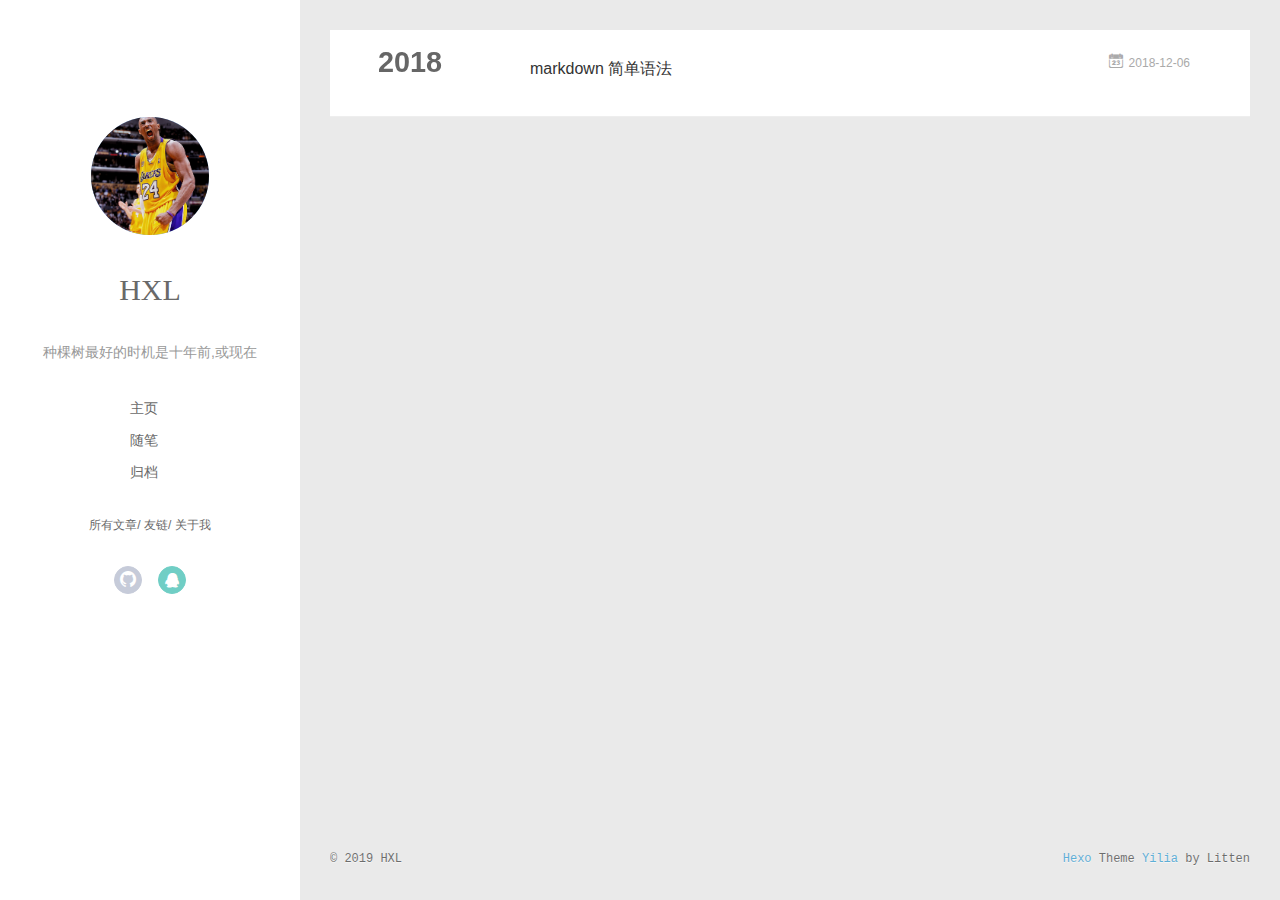
<file: archives/2018/index.html>
<!DOCTYPE html>
<html>
<head><meta name="generator" content="Hexo 3.9.0">
  <meta charset="utf-8">
  
  <meta name="renderer" content="webkit">
  <meta http-equiv="X-UA-Compatible" content="IE=edge">
  <link rel="dns-prefetch" href="https://jugelizidemo.github.io">
  <title>Archives: 2018 | HXL的BLOG</title>
  <meta name="viewport" content="width=device-width, initial-scale=1, maximum-scale=1">
  <meta name="description" content="iot java web spring springboot data">
<meta name="keywords" content="java web springmvc springboot iot">
<meta property="og:type" content="website">
<meta property="og:title" content="HXL的BLOG">
<meta property="og:url" content="https://jugelizidemo.github.io/archives/2018/index.html">
<meta property="og:site_name" content="HXL的BLOG">
<meta property="og:description" content="iot java web spring springboot data">
<meta property="og:locale" content="zh-Hans">
<meta name="twitter:card" content="summary">
<meta name="twitter:title" content="HXL的BLOG">
<meta name="twitter:description" content="iot java web spring springboot data">
  
    <link rel="alternative" href="/atom.xml" title="HXL的BLOG" type="application/atom+xml">
  
  
    <link rel="icon" href="/favicon.png">
  
  <link rel="stylesheet" type="text/css" href="/./main.0cf68a.css">
  <style type="text/css">
  
    #container.show {
      background: linear-gradient(200deg, #3f87a6, #ebf8e1);
    }
  </style>
  

  

</head>
</html>
<body>
  <div id="container" q-class="show:isCtnShow">
    <canvas id="anm-canvas" class="anm-canvas"></canvas>
    <div class="left-col" q-class="show:isShow">
      
<div class="overlay" style="background: #FFFFFF"></div>
<div class="intrude-less">
	<header id="header" class="inner">
		<a href="/" class="profilepic">
			<img src="/img/Kobe-Bryant.jpg" class="js-avatar">
		</a>
		<hgroup>
		  <h1 class="header-author"><a href="/">HXL</a></h1>
		</hgroup>
		
		<p class="header-subtitle">种棵树最好的时机是十年前,或现在</p>
		

		<nav class="header-menu">
			<ul>
			
				<li><a href="/">主页</a></li>
	        
				<li><a href="/tags/随笔/">随笔</a></li>
	        
				<li><a href="/archives/index.html">归档</a></li>
	        
			</ul>
		</nav>
		<nav class="header-smart-menu">
    		
    			
    			<a q-on="click: openSlider(e, 'innerArchive')" href="javascript:void(0)">所有文章</a>
    			
            
    			
    			<a q-on="click: openSlider(e, 'friends')" href="javascript:void(0)">友链</a>
    			
            
    			
    			<a q-on="click: openSlider(e, 'aboutme')" href="javascript:void(0)">关于我</a>
    			
            
		</nav>
		<nav class="header-nav">
			<div class="social">
				
					<a class="github" target="_blank" href="https://github.com/jugelizidemo" title="github"><i class="icon-github"></i></a>
		        
					<a class="qq" target="_blank" href="/516805542" title="qq"><i class="icon-qq"></i></a>
		        
			</div>
		</nav>
	</header>		
</div>

    </div>
    <div class="mid-col" q-class="show:isShow,hide:isShow|isFalse">
      
<nav id="mobile-nav">
  	<div class="overlay js-overlay" style="background: #FFFFFF"></div>
	<div class="btnctn js-mobile-btnctn">
  		<div class="slider-trigger list" q-on="click: openSlider(e)"><i class="icon icon-sort"></i></div>
	</div>
	<div class="intrude-less">
		<header id="header" class="inner">
			<div class="profilepic">
				<img src="/img/Kobe-Bryant.jpg" class="js-avatar">
			</div>
			<hgroup>
			  <h1 class="header-author js-header-author">HXL</h1>
			</hgroup>
			
			<p class="header-subtitle"><i class="icon icon-quo-left"></i>种棵树最好的时机是十年前,或现在<i class="icon icon-quo-right"></i></p>
			
			
			
				
			
				
			
				
			
			
			
			<nav class="header-nav">
				<div class="social">
					
						<a class="github" target="_blank" href="https://github.com/jugelizidemo" title="github"><i class="icon-github"></i></a>
			        
						<a class="qq" target="_blank" href="/516805542" title="qq"><i class="icon-qq"></i></a>
			        
				</div>
			</nav>

			<nav class="header-menu js-header-menu">
				<ul style="width: 70%">
				
				
					<li style="width: 33.333333333333336%"><a href="/">主页</a></li>
		        
					<li style="width: 33.333333333333336%"><a href="/tags/随笔/">随笔</a></li>
		        
					<li style="width: 33.333333333333336%"><a href="/archives/index.html">归档</a></li>
		        
				</ul>
			</nav>
		</header>				
	</div>
	<div class="mobile-mask" style="display:none" q-show="isShow"></div>
</nav>

      <div id="wrapper" class="body-wrap">
        <div class="menu-l">
          <div class="canvas-wrap">
            <canvas data-colors="#eaeaea" data-sectionHeight="100" data-contentId="js-content" id="myCanvas1" class="anm-canvas"></canvas>
          </div>
          <div id="js-content" class="content-ll">
            
  
  
    
    
      
      
      <section class="archives-wrap">
        <div class="archive-year-wrap">
          <a href="/archives/2018" class="archive-year">2018</a>
        </div>
        <div class="archives">
    
    <article class="archive-article archive-type-post">
  <div class="archive-article-inner">
    <header class="archive-article-header">
      	<div class="article-meta">
	      	<a href="/2018/12/06/markdown-简单语法/" class="archive-article-date">
  	<time datetime="2018-12-06T11:37:19.000Z" itemprop="datePublished"><i class="icon-calendar icon"></i>2018-12-06</time>
</a>
        </div>
    	 
  
    <h1 itemprop="name">
      <a class="archive-article-title" href="/2018/12/06/markdown-简单语法/">markdown 简单语法</a>
    </h1>
  

        <div class="article-info info-on-right">
          
          

        </div>
        <div class="clearfix"></div>
    </header>
  </div>
</article>
  
  
    </div></section>
  

    


          </div>
        </div>
      </div>
      <footer id="footer">
  <div class="outer">
    <div id="footer-info">
    	<div class="footer-left">
    		&copy; 2019 HXL
    	</div>
      	<div class="footer-right">
      		<a href="http://hexo.io/" target="_blank">Hexo</a>  Theme <a href="https://github.com/litten/hexo-theme-yilia" target="_blank">Yilia</a> by Litten
      	</div>
    </div>
  </div>
</footer>
    </div>
    <script>
	var yiliaConfig = {
		mathjax: false,
		isHome: false,
		isPost: false,
		isArchive: true,
		isTag: false,
		isCategory: false,
		open_in_new: false,
		toc_hide_index: false,
		root: "/",
		innerArchive: true,
		showTags: true
	}
</script>

<script>!function(t){function n(e){if(r[e])return r[e].exports;var i=r[e]={exports:{},id:e,loaded:!1};return t[e].call(i.exports,i,i.exports,n),i.loaded=!0,i.exports}var r={};n.m=t,n.c=r,n.p="./",n(0)}([function(t,n,r){r(195),t.exports=r(191)},function(t,n,r){var e=r(3),i=r(52),o=r(27),u=r(28),c=r(53),f="prototype",a=function(t,n,r){var s,l,h,v,p=t&a.F,d=t&a.G,y=t&a.S,g=t&a.P,b=t&a.B,m=d?e:y?e[n]||(e[n]={}):(e[n]||{})[f],x=d?i:i[n]||(i[n]={}),w=x[f]||(x[f]={});d&&(r=n);for(s in r)l=!p&&m&&void 0!==m[s],h=(l?m:r)[s],v=b&&l?c(h,e):g&&"function"==typeof h?c(Function.call,h):h,m&&u(m,s,h,t&a.U),x[s]!=h&&o(x,s,v),g&&w[s]!=h&&(w[s]=h)};e.core=i,a.F=1,a.G=2,a.S=4,a.P=8,a.B=16,a.W=32,a.U=64,a.R=128,t.exports=a},function(t,n,r){var e=r(6);t.exports=function(t){if(!e(t))throw TypeError(t+" is not an object!");return t}},function(t,n){var r=t.exports="undefined"!=typeof window&&window.Math==Math?window:"undefined"!=typeof self&&self.Math==Math?self:Function("return this")();"number"==typeof __g&&(__g=r)},function(t,n){t.exports=function(t){try{return!!t()}catch(t){return!0}}},function(t,n){var r=t.exports="undefined"!=typeof window&&window.Math==Math?window:"undefined"!=typeof self&&self.Math==Math?self:Function("return this")();"number"==typeof __g&&(__g=r)},function(t,n){t.exports=function(t){return"object"==typeof t?null!==t:"function"==typeof t}},function(t,n,r){var e=r(126)("wks"),i=r(76),o=r(3).Symbol,u="function"==typeof o;(t.exports=function(t){return e[t]||(e[t]=u&&o[t]||(u?o:i)("Symbol."+t))}).store=e},function(t,n){var r={}.hasOwnProperty;t.exports=function(t,n){return r.call(t,n)}},function(t,n,r){var e=r(94),i=r(33);t.exports=function(t){return e(i(t))}},function(t,n,r){t.exports=!r(4)(function(){return 7!=Object.defineProperty({},"a",{get:function(){return 7}}).a})},function(t,n,r){var e=r(2),i=r(167),o=r(50),u=Object.defineProperty;n.f=r(10)?Object.defineProperty:function(t,n,r){if(e(t),n=o(n,!0),e(r),i)try{return u(t,n,r)}catch(t){}if("get"in r||"set"in r)throw TypeError("Accessors not supported!");return"value"in r&&(t[n]=r.value),t}},function(t,n,r){t.exports=!r(18)(function(){return 7!=Object.defineProperty({},"a",{get:function(){return 7}}).a})},function(t,n,r){var e=r(14),i=r(22);t.exports=r(12)?function(t,n,r){return e.f(t,n,i(1,r))}:function(t,n,r){return t[n]=r,t}},function(t,n,r){var e=r(20),i=r(58),o=r(42),u=Object.defineProperty;n.f=r(12)?Object.defineProperty:function(t,n,r){if(e(t),n=o(n,!0),e(r),i)try{return u(t,n,r)}catch(t){}if("get"in r||"set"in r)throw TypeError("Accessors not supported!");return"value"in r&&(t[n]=r.value),t}},function(t,n,r){var e=r(40)("wks"),i=r(23),o=r(5).Symbol,u="function"==typeof o;(t.exports=function(t){return e[t]||(e[t]=u&&o[t]||(u?o:i)("Symbol."+t))}).store=e},function(t,n,r){var e=r(67),i=Math.min;t.exports=function(t){return t>0?i(e(t),9007199254740991):0}},function(t,n,r){var e=r(46);t.exports=function(t){return Object(e(t))}},function(t,n){t.exports=function(t){try{return!!t()}catch(t){return!0}}},function(t,n,r){var e=r(63),i=r(34);t.exports=Object.keys||function(t){return e(t,i)}},function(t,n,r){var e=r(21);t.exports=function(t){if(!e(t))throw TypeError(t+" is not an object!");return t}},function(t,n){t.exports=function(t){return"object"==typeof t?null!==t:"function"==typeof t}},function(t,n){t.exports=function(t,n){return{enumerable:!(1&t),configurable:!(2&t),writable:!(4&t),value:n}}},function(t,n){var r=0,e=Math.random();t.exports=function(t){return"Symbol(".concat(void 0===t?"":t,")_",(++r+e).toString(36))}},function(t,n){var r={}.hasOwnProperty;t.exports=function(t,n){return r.call(t,n)}},function(t,n){var r=t.exports={version:"2.4.0"};"number"==typeof __e&&(__e=r)},function(t,n){t.exports=function(t){if("function"!=typeof t)throw TypeError(t+" is not a function!");return t}},function(t,n,r){var e=r(11),i=r(66);t.exports=r(10)?function(t,n,r){return e.f(t,n,i(1,r))}:function(t,n,r){return t[n]=r,t}},function(t,n,r){var e=r(3),i=r(27),o=r(24),u=r(76)("src"),c="toString",f=Function[c],a=(""+f).split(c);r(52).inspectSource=function(t){return f.call(t)},(t.exports=function(t,n,r,c){var f="function"==typeof r;f&&(o(r,"name")||i(r,"name",n)),t[n]!==r&&(f&&(o(r,u)||i(r,u,t[n]?""+t[n]:a.join(String(n)))),t===e?t[n]=r:c?t[n]?t[n]=r:i(t,n,r):(delete t[n],i(t,n,r)))})(Function.prototype,c,function(){return"function"==typeof this&&this[u]||f.call(this)})},function(t,n,r){var e=r(1),i=r(4),o=r(46),u=function(t,n,r,e){var i=String(o(t)),u="<"+n;return""!==r&&(u+=" "+r+'="'+String(e).replace(/"/g,"&quot;")+'"'),u+">"+i+"</"+n+">"};t.exports=function(t,n){var r={};r[t]=n(u),e(e.P+e.F*i(function(){var n=""[t]('"');return n!==n.toLowerCase()||n.split('"').length>3}),"String",r)}},function(t,n,r){var e=r(115),i=r(46);t.exports=function(t){return e(i(t))}},function(t,n,r){var e=r(116),i=r(66),o=r(30),u=r(50),c=r(24),f=r(167),a=Object.getOwnPropertyDescriptor;n.f=r(10)?a:function(t,n){if(t=o(t),n=u(n,!0),f)try{return a(t,n)}catch(t){}if(c(t,n))return i(!e.f.call(t,n),t[n])}},function(t,n,r){var e=r(24),i=r(17),o=r(145)("IE_PROTO"),u=Object.prototype;t.exports=Object.getPrototypeOf||function(t){return t=i(t),e(t,o)?t[o]:"function"==typeof t.constructor&&t instanceof t.constructor?t.constructor.prototype:t instanceof Object?u:null}},function(t,n){t.exports=function(t){if(void 0==t)throw TypeError("Can't call method on  "+t);return t}},function(t,n){t.exports="constructor,hasOwnProperty,isPrototypeOf,propertyIsEnumerable,toLocaleString,toString,valueOf".split(",")},function(t,n){t.exports={}},function(t,n){t.exports=!0},function(t,n){n.f={}.propertyIsEnumerable},function(t,n,r){var e=r(14).f,i=r(8),o=r(15)("toStringTag");t.exports=function(t,n,r){t&&!i(t=r?t:t.prototype,o)&&e(t,o,{configurable:!0,value:n})}},function(t,n,r){var e=r(40)("keys"),i=r(23);t.exports=function(t){return e[t]||(e[t]=i(t))}},function(t,n,r){var e=r(5),i="__core-js_shared__",o=e[i]||(e[i]={});t.exports=function(t){return o[t]||(o[t]={})}},function(t,n){var r=Math.ceil,e=Math.floor;t.exports=function(t){return isNaN(t=+t)?0:(t>0?e:r)(t)}},function(t,n,r){var e=r(21);t.exports=function(t,n){if(!e(t))return t;var r,i;if(n&&"function"==typeof(r=t.toString)&&!e(i=r.call(t)))return i;if("function"==typeof(r=t.valueOf)&&!e(i=r.call(t)))return i;if(!n&&"function"==typeof(r=t.toString)&&!e(i=r.call(t)))return i;throw TypeError("Can't convert object to primitive value")}},function(t,n,r){var e=r(5),i=r(25),o=r(36),u=r(44),c=r(14).f;t.exports=function(t){var n=i.Symbol||(i.Symbol=o?{}:e.Symbol||{});"_"==t.charAt(0)||t in n||c(n,t,{value:u.f(t)})}},function(t,n,r){n.f=r(15)},function(t,n){var r={}.toString;t.exports=function(t){return r.call(t).slice(8,-1)}},function(t,n){t.exports=function(t){if(void 0==t)throw TypeError("Can't call method on  "+t);return t}},function(t,n,r){var e=r(4);t.exports=function(t,n){return!!t&&e(function(){n?t.call(null,function(){},1):t.call(null)})}},function(t,n,r){var e=r(53),i=r(115),o=r(17),u=r(16),c=r(203);t.exports=function(t,n){var r=1==t,f=2==t,a=3==t,s=4==t,l=6==t,h=5==t||l,v=n||c;return function(n,c,p){for(var d,y,g=o(n),b=i(g),m=e(c,p,3),x=u(b.length),w=0,S=r?v(n,x):f?v(n,0):void 0;x>w;w++)if((h||w in b)&&(d=b[w],y=m(d,w,g),t))if(r)S[w]=y;else if(y)switch(t){case 3:return!0;case 5:return d;case 6:return w;case 2:S.push(d)}else if(s)return!1;return l?-1:a||s?s:S}}},function(t,n,r){var e=r(1),i=r(52),o=r(4);t.exports=function(t,n){var r=(i.Object||{})[t]||Object[t],u={};u[t]=n(r),e(e.S+e.F*o(function(){r(1)}),"Object",u)}},function(t,n,r){var e=r(6);t.exports=function(t,n){if(!e(t))return t;var r,i;if(n&&"function"==typeof(r=t.toString)&&!e(i=r.call(t)))return i;if("function"==typeof(r=t.valueOf)&&!e(i=r.call(t)))return i;if(!n&&"function"==typeof(r=t.toString)&&!e(i=r.call(t)))return i;throw TypeError("Can't convert object to primitive value")}},function(t,n,r){var e=r(5),i=r(25),o=r(91),u=r(13),c="prototype",f=function(t,n,r){var a,s,l,h=t&f.F,v=t&f.G,p=t&f.S,d=t&f.P,y=t&f.B,g=t&f.W,b=v?i:i[n]||(i[n]={}),m=b[c],x=v?e:p?e[n]:(e[n]||{})[c];v&&(r=n);for(a in r)(s=!h&&x&&void 0!==x[a])&&a in b||(l=s?x[a]:r[a],b[a]=v&&"function"!=typeof x[a]?r[a]:y&&s?o(l,e):g&&x[a]==l?function(t){var n=function(n,r,e){if(this instanceof t){switch(arguments.length){case 0:return new t;case 1:return new t(n);case 2:return new t(n,r)}return new t(n,r,e)}return t.apply(this,arguments)};return n[c]=t[c],n}(l):d&&"function"==typeof l?o(Function.call,l):l,d&&((b.virtual||(b.virtual={}))[a]=l,t&f.R&&m&&!m[a]&&u(m,a,l)))};f.F=1,f.G=2,f.S=4,f.P=8,f.B=16,f.W=32,f.U=64,f.R=128,t.exports=f},function(t,n){var r=t.exports={version:"2.4.0"};"number"==typeof __e&&(__e=r)},function(t,n,r){var e=r(26);t.exports=function(t,n,r){if(e(t),void 0===n)return t;switch(r){case 1:return function(r){return t.call(n,r)};case 2:return function(r,e){return t.call(n,r,e)};case 3:return function(r,e,i){return t.call(n,r,e,i)}}return function(){return t.apply(n,arguments)}}},function(t,n,r){var e=r(183),i=r(1),o=r(126)("metadata"),u=o.store||(o.store=new(r(186))),c=function(t,n,r){var i=u.get(t);if(!i){if(!r)return;u.set(t,i=new e)}var o=i.get(n);if(!o){if(!r)return;i.set(n,o=new e)}return o},f=function(t,n,r){var e=c(n,r,!1);return void 0!==e&&e.has(t)},a=function(t,n,r){var e=c(n,r,!1);return void 0===e?void 0:e.get(t)},s=function(t,n,r,e){c(r,e,!0).set(t,n)},l=function(t,n){var r=c(t,n,!1),e=[];return r&&r.forEach(function(t,n){e.push(n)}),e},h=function(t){return void 0===t||"symbol"==typeof t?t:String(t)},v=function(t){i(i.S,"Reflect",t)};t.exports={store:u,map:c,has:f,get:a,set:s,keys:l,key:h,exp:v}},function(t,n,r){"use strict";if(r(10)){var e=r(69),i=r(3),o=r(4),u=r(1),c=r(127),f=r(152),a=r(53),s=r(68),l=r(66),h=r(27),v=r(73),p=r(67),d=r(16),y=r(75),g=r(50),b=r(24),m=r(180),x=r(114),w=r(6),S=r(17),_=r(137),O=r(70),E=r(32),P=r(71).f,j=r(154),F=r(76),M=r(7),A=r(48),N=r(117),T=r(146),I=r(155),k=r(80),L=r(123),R=r(74),C=r(130),D=r(160),U=r(11),W=r(31),G=U.f,B=W.f,V=i.RangeError,z=i.TypeError,q=i.Uint8Array,K="ArrayBuffer",J="Shared"+K,Y="BYTES_PER_ELEMENT",H="prototype",$=Array[H],X=f.ArrayBuffer,Q=f.DataView,Z=A(0),tt=A(2),nt=A(3),rt=A(4),et=A(5),it=A(6),ot=N(!0),ut=N(!1),ct=I.values,ft=I.keys,at=I.entries,st=$.lastIndexOf,lt=$.reduce,ht=$.reduceRight,vt=$.join,pt=$.sort,dt=$.slice,yt=$.toString,gt=$.toLocaleString,bt=M("iterator"),mt=M("toStringTag"),xt=F("typed_constructor"),wt=F("def_constructor"),St=c.CONSTR,_t=c.TYPED,Ot=c.VIEW,Et="Wrong length!",Pt=A(1,function(t,n){return Tt(T(t,t[wt]),n)}),jt=o(function(){return 1===new q(new Uint16Array([1]).buffer)[0]}),Ft=!!q&&!!q[H].set&&o(function(){new q(1).set({})}),Mt=function(t,n){if(void 0===t)throw z(Et);var r=+t,e=d(t);if(n&&!m(r,e))throw V(Et);return e},At=function(t,n){var r=p(t);if(r<0||r%n)throw V("Wrong offset!");return r},Nt=function(t){if(w(t)&&_t in t)return t;throw z(t+" is not a typed array!")},Tt=function(t,n){if(!(w(t)&&xt in t))throw z("It is not a typed array constructor!");return new t(n)},It=function(t,n){return kt(T(t,t[wt]),n)},kt=function(t,n){for(var r=0,e=n.length,i=Tt(t,e);e>r;)i[r]=n[r++];return i},Lt=function(t,n,r){G(t,n,{get:function(){return this._d[r]}})},Rt=function(t){var n,r,e,i,o,u,c=S(t),f=arguments.length,s=f>1?arguments[1]:void 0,l=void 0!==s,h=j(c);if(void 0!=h&&!_(h)){for(u=h.call(c),e=[],n=0;!(o=u.next()).done;n++)e.push(o.value);c=e}for(l&&f>2&&(s=a(s,arguments[2],2)),n=0,r=d(c.length),i=Tt(this,r);r>n;n++)i[n]=l?s(c[n],n):c[n];return i},Ct=function(){for(var t=0,n=arguments.length,r=Tt(this,n);n>t;)r[t]=arguments[t++];return r},Dt=!!q&&o(function(){gt.call(new q(1))}),Ut=function(){return gt.apply(Dt?dt.call(Nt(this)):Nt(this),arguments)},Wt={copyWithin:function(t,n){return D.call(Nt(this),t,n,arguments.length>2?arguments[2]:void 0)},every:function(t){return rt(Nt(this),t,arguments.length>1?arguments[1]:void 0)},fill:function(t){return C.apply(Nt(this),arguments)},filter:function(t){return It(this,tt(Nt(this),t,arguments.length>1?arguments[1]:void 0))},find:function(t){return et(Nt(this),t,arguments.length>1?arguments[1]:void 0)},findIndex:function(t){return it(Nt(this),t,arguments.length>1?arguments[1]:void 0)},forEach:function(t){Z(Nt(this),t,arguments.length>1?arguments[1]:void 0)},indexOf:function(t){return ut(Nt(this),t,arguments.length>1?arguments[1]:void 0)},includes:function(t){return ot(Nt(this),t,arguments.length>1?arguments[1]:void 0)},join:function(t){return vt.apply(Nt(this),arguments)},lastIndexOf:function(t){return st.apply(Nt(this),arguments)},map:function(t){return Pt(Nt(this),t,arguments.length>1?arguments[1]:void 0)},reduce:function(t){return lt.apply(Nt(this),arguments)},reduceRight:function(t){return ht.apply(Nt(this),arguments)},reverse:function(){for(var t,n=this,r=Nt(n).length,e=Math.floor(r/2),i=0;i<e;)t=n[i],n[i++]=n[--r],n[r]=t;return n},some:function(t){return nt(Nt(this),t,arguments.length>1?arguments[1]:void 0)},sort:function(t){return pt.call(Nt(this),t)},subarray:function(t,n){var r=Nt(this),e=r.length,i=y(t,e);return new(T(r,r[wt]))(r.buffer,r.byteOffset+i*r.BYTES_PER_ELEMENT,d((void 0===n?e:y(n,e))-i))}},Gt=function(t,n){return It(this,dt.call(Nt(this),t,n))},Bt=function(t){Nt(this);var n=At(arguments[1],1),r=this.length,e=S(t),i=d(e.length),o=0;if(i+n>r)throw V(Et);for(;o<i;)this[n+o]=e[o++]},Vt={entries:function(){return at.call(Nt(this))},keys:function(){return ft.call(Nt(this))},values:function(){return ct.call(Nt(this))}},zt=function(t,n){return w(t)&&t[_t]&&"symbol"!=typeof n&&n in t&&String(+n)==String(n)},qt=function(t,n){return zt(t,n=g(n,!0))?l(2,t[n]):B(t,n)},Kt=function(t,n,r){return!(zt(t,n=g(n,!0))&&w(r)&&b(r,"value"))||b(r,"get")||b(r,"set")||r.configurable||b(r,"writable")&&!r.writable||b(r,"enumerable")&&!r.enumerable?G(t,n,r):(t[n]=r.value,t)};St||(W.f=qt,U.f=Kt),u(u.S+u.F*!St,"Object",{getOwnPropertyDescriptor:qt,defineProperty:Kt}),o(function(){yt.call({})})&&(yt=gt=function(){return vt.call(this)});var Jt=v({},Wt);v(Jt,Vt),h(Jt,bt,Vt.values),v(Jt,{slice:Gt,set:Bt,constructor:function(){},toString:yt,toLocaleString:Ut}),Lt(Jt,"buffer","b"),Lt(Jt,"byteOffset","o"),Lt(Jt,"byteLength","l"),Lt(Jt,"length","e"),G(Jt,mt,{get:function(){return this[_t]}}),t.exports=function(t,n,r,f){f=!!f;var a=t+(f?"Clamped":"")+"Array",l="Uint8Array"!=a,v="get"+t,p="set"+t,y=i[a],g=y||{},b=y&&E(y),m=!y||!c.ABV,S={},_=y&&y[H],j=function(t,r){var e=t._d;return e.v[v](r*n+e.o,jt)},F=function(t,r,e){var i=t._d;f&&(e=(e=Math.round(e))<0?0:e>255?255:255&e),i.v[p](r*n+i.o,e,jt)},M=function(t,n){G(t,n,{get:function(){return j(this,n)},set:function(t){return F(this,n,t)},enumerable:!0})};m?(y=r(function(t,r,e,i){s(t,y,a,"_d");var o,u,c,f,l=0,v=0;if(w(r)){if(!(r instanceof X||(f=x(r))==K||f==J))return _t in r?kt(y,r):Rt.call(y,r);o=r,v=At(e,n);var p=r.byteLength;if(void 0===i){if(p%n)throw V(Et);if((u=p-v)<0)throw V(Et)}else if((u=d(i)*n)+v>p)throw V(Et);c=u/n}else c=Mt(r,!0),u=c*n,o=new X(u);for(h(t,"_d",{b:o,o:v,l:u,e:c,v:new Q(o)});l<c;)M(t,l++)}),_=y[H]=O(Jt),h(_,"constructor",y)):L(function(t){new y(null),new y(t)},!0)||(y=r(function(t,r,e,i){s(t,y,a);var o;return w(r)?r instanceof X||(o=x(r))==K||o==J?void 0!==i?new g(r,At(e,n),i):void 0!==e?new g(r,At(e,n)):new g(r):_t in r?kt(y,r):Rt.call(y,r):new g(Mt(r,l))}),Z(b!==Function.prototype?P(g).concat(P(b)):P(g),function(t){t in y||h(y,t,g[t])}),y[H]=_,e||(_.constructor=y));var A=_[bt],N=!!A&&("values"==A.name||void 0==A.name),T=Vt.values;h(y,xt,!0),h(_,_t,a),h(_,Ot,!0),h(_,wt,y),(f?new y(1)[mt]==a:mt in _)||G(_,mt,{get:function(){return a}}),S[a]=y,u(u.G+u.W+u.F*(y!=g),S),u(u.S,a,{BYTES_PER_ELEMENT:n,from:Rt,of:Ct}),Y in _||h(_,Y,n),u(u.P,a,Wt),R(a),u(u.P+u.F*Ft,a,{set:Bt}),u(u.P+u.F*!N,a,Vt),u(u.P+u.F*(_.toString!=yt),a,{toString:yt}),u(u.P+u.F*o(function(){new y(1).slice()}),a,{slice:Gt}),u(u.P+u.F*(o(function(){return[1,2].toLocaleString()!=new y([1,2]).toLocaleString()})||!o(function(){_.toLocaleString.call([1,2])})),a,{toLocaleString:Ut}),k[a]=N?A:T,e||N||h(_,bt,T)}}else t.exports=function(){}},function(t,n){var r={}.toString;t.exports=function(t){return r.call(t).slice(8,-1)}},function(t,n,r){var e=r(21),i=r(5).document,o=e(i)&&e(i.createElement);t.exports=function(t){return o?i.createElement(t):{}}},function(t,n,r){t.exports=!r(12)&&!r(18)(function(){return 7!=Object.defineProperty(r(57)("div"),"a",{get:function(){return 7}}).a})},function(t,n,r){"use strict";var e=r(36),i=r(51),o=r(64),u=r(13),c=r(8),f=r(35),a=r(96),s=r(38),l=r(103),h=r(15)("iterator"),v=!([].keys&&"next"in[].keys()),p="keys",d="values",y=function(){return this};t.exports=function(t,n,r,g,b,m,x){a(r,n,g);var w,S,_,O=function(t){if(!v&&t in F)return F[t];switch(t){case p:case d:return function(){return new r(this,t)}}return function(){return new r(this,t)}},E=n+" Iterator",P=b==d,j=!1,F=t.prototype,M=F[h]||F["@@iterator"]||b&&F[b],A=M||O(b),N=b?P?O("entries"):A:void 0,T="Array"==n?F.entries||M:M;if(T&&(_=l(T.call(new t)))!==Object.prototype&&(s(_,E,!0),e||c(_,h)||u(_,h,y)),P&&M&&M.name!==d&&(j=!0,A=function(){return M.call(this)}),e&&!x||!v&&!j&&F[h]||u(F,h,A),f[n]=A,f[E]=y,b)if(w={values:P?A:O(d),keys:m?A:O(p),entries:N},x)for(S in w)S in F||o(F,S,w[S]);else i(i.P+i.F*(v||j),n,w);return w}},function(t,n,r){var e=r(20),i=r(100),o=r(34),u=r(39)("IE_PROTO"),c=function(){},f="prototype",a=function(){var t,n=r(57)("iframe"),e=o.length;for(n.style.display="none",r(93).appendChild(n),n.src="javascript:",t=n.contentWindow.document,t.open(),t.write("<script>document.F=Object<\/script>"),t.close(),a=t.F;e--;)delete a[f][o[e]];return a()};t.exports=Object.create||function(t,n){var r;return null!==t?(c[f]=e(t),r=new c,c[f]=null,r[u]=t):r=a(),void 0===n?r:i(r,n)}},function(t,n,r){var e=r(63),i=r(34).concat("length","prototype");n.f=Object.getOwnPropertyNames||function(t){return e(t,i)}},function(t,n){n.f=Object.getOwnPropertySymbols},function(t,n,r){var e=r(8),i=r(9),o=r(90)(!1),u=r(39)("IE_PROTO");t.exports=function(t,n){var r,c=i(t),f=0,a=[];for(r in c)r!=u&&e(c,r)&&a.push(r);for(;n.length>f;)e(c,r=n[f++])&&(~o(a,r)||a.push(r));return a}},function(t,n,r){t.exports=r(13)},function(t,n,r){var e=r(76)("meta"),i=r(6),o=r(24),u=r(11).f,c=0,f=Object.isExtensible||function(){return!0},a=!r(4)(function(){return f(Object.preventExtensions({}))}),s=function(t){u(t,e,{value:{i:"O"+ ++c,w:{}}})},l=function(t,n){if(!i(t))return"symbol"==typeof t?t:("string"==typeof t?"S":"P")+t;if(!o(t,e)){if(!f(t))return"F";if(!n)return"E";s(t)}return t[e].i},h=function(t,n){if(!o(t,e)){if(!f(t))return!0;if(!n)return!1;s(t)}return t[e].w},v=function(t){return a&&p.NEED&&f(t)&&!o(t,e)&&s(t),t},p=t.exports={KEY:e,NEED:!1,fastKey:l,getWeak:h,onFreeze:v}},function(t,n){t.exports=function(t,n){return{enumerable:!(1&t),configurable:!(2&t),writable:!(4&t),value:n}}},function(t,n){var r=Math.ceil,e=Math.floor;t.exports=function(t){return isNaN(t=+t)?0:(t>0?e:r)(t)}},function(t,n){t.exports=function(t,n,r,e){if(!(t instanceof n)||void 0!==e&&e in t)throw TypeError(r+": incorrect invocation!");return t}},function(t,n){t.exports=!1},function(t,n,r){var e=r(2),i=r(173),o=r(133),u=r(145)("IE_PROTO"),c=function(){},f="prototype",a=function(){var t,n=r(132)("iframe"),e=o.length;for(n.style.display="none",r(135).appendChild(n),n.src="javascript:",t=n.contentWindow.document,t.open(),t.write("<script>document.F=Object<\/script>"),t.close(),a=t.F;e--;)delete a[f][o[e]];return a()};t.exports=Object.create||function(t,n){var r;return null!==t?(c[f]=e(t),r=new c,c[f]=null,r[u]=t):r=a(),void 0===n?r:i(r,n)}},function(t,n,r){var e=r(175),i=r(133).concat("length","prototype");n.f=Object.getOwnPropertyNames||function(t){return e(t,i)}},function(t,n,r){var e=r(175),i=r(133);t.exports=Object.keys||function(t){return e(t,i)}},function(t,n,r){var e=r(28);t.exports=function(t,n,r){for(var i in n)e(t,i,n[i],r);return t}},function(t,n,r){"use strict";var e=r(3),i=r(11),o=r(10),u=r(7)("species");t.exports=function(t){var n=e[t];o&&n&&!n[u]&&i.f(n,u,{configurable:!0,get:function(){return this}})}},function(t,n,r){var e=r(67),i=Math.max,o=Math.min;t.exports=function(t,n){return t=e(t),t<0?i(t+n,0):o(t,n)}},function(t,n){var r=0,e=Math.random();t.exports=function(t){return"Symbol(".concat(void 0===t?"":t,")_",(++r+e).toString(36))}},function(t,n,r){var e=r(33);t.exports=function(t){return Object(e(t))}},function(t,n,r){var e=r(7)("unscopables"),i=Array.prototype;void 0==i[e]&&r(27)(i,e,{}),t.exports=function(t){i[e][t]=!0}},function(t,n,r){var e=r(53),i=r(169),o=r(137),u=r(2),c=r(16),f=r(154),a={},s={},n=t.exports=function(t,n,r,l,h){var v,p,d,y,g=h?function(){return t}:f(t),b=e(r,l,n?2:1),m=0;if("function"!=typeof g)throw TypeError(t+" is not iterable!");if(o(g)){for(v=c(t.length);v>m;m++)if((y=n?b(u(p=t[m])[0],p[1]):b(t[m]))===a||y===s)return y}else for(d=g.call(t);!(p=d.next()).done;)if((y=i(d,b,p.value,n))===a||y===s)return y};n.BREAK=a,n.RETURN=s},function(t,n){t.exports={}},function(t,n,r){var e=r(11).f,i=r(24),o=r(7)("toStringTag");t.exports=function(t,n,r){t&&!i(t=r?t:t.prototype,o)&&e(t,o,{configurable:!0,value:n})}},function(t,n,r){var e=r(1),i=r(46),o=r(4),u=r(150),c="["+u+"]",f="​",a=RegExp("^"+c+c+"*"),s=RegExp(c+c+"*$"),l=function(t,n,r){var i={},c=o(function(){return!!u[t]()||f[t]()!=f}),a=i[t]=c?n(h):u[t];r&&(i[r]=a),e(e.P+e.F*c,"String",i)},h=l.trim=function(t,n){return t=String(i(t)),1&n&&(t=t.replace(a,"")),2&n&&(t=t.replace(s,"")),t};t.exports=l},function(t,n,r){t.exports={default:r(86),__esModule:!0}},function(t,n,r){t.exports={default:r(87),__esModule:!0}},function(t,n,r){"use strict";function e(t){return t&&t.__esModule?t:{default:t}}n.__esModule=!0;var i=r(84),o=e(i),u=r(83),c=e(u),f="function"==typeof c.default&&"symbol"==typeof o.default?function(t){return typeof t}:function(t){return t&&"function"==typeof c.default&&t.constructor===c.default&&t!==c.default.prototype?"symbol":typeof t};n.default="function"==typeof c.default&&"symbol"===f(o.default)?function(t){return void 0===t?"undefined":f(t)}:function(t){return t&&"function"==typeof c.default&&t.constructor===c.default&&t!==c.default.prototype?"symbol":void 0===t?"undefined":f(t)}},function(t,n,r){r(110),r(108),r(111),r(112),t.exports=r(25).Symbol},function(t,n,r){r(109),r(113),t.exports=r(44).f("iterator")},function(t,n){t.exports=function(t){if("function"!=typeof t)throw TypeError(t+" is not a function!");return t}},function(t,n){t.exports=function(){}},function(t,n,r){var e=r(9),i=r(106),o=r(105);t.exports=function(t){return function(n,r,u){var c,f=e(n),a=i(f.length),s=o(u,a);if(t&&r!=r){for(;a>s;)if((c=f[s++])!=c)return!0}else for(;a>s;s++)if((t||s in f)&&f[s]===r)return t||s||0;return!t&&-1}}},function(t,n,r){var e=r(88);t.exports=function(t,n,r){if(e(t),void 0===n)return t;switch(r){case 1:return function(r){return t.call(n,r)};case 2:return function(r,e){return t.call(n,r,e)};case 3:return function(r,e,i){return t.call(n,r,e,i)}}return function(){return t.apply(n,arguments)}}},function(t,n,r){var e=r(19),i=r(62),o=r(37);t.exports=function(t){var n=e(t),r=i.f;if(r)for(var u,c=r(t),f=o.f,a=0;c.length>a;)f.call(t,u=c[a++])&&n.push(u);return n}},function(t,n,r){t.exports=r(5).document&&document.documentElement},function(t,n,r){var e=r(56);t.exports=Object("z").propertyIsEnumerable(0)?Object:function(t){return"String"==e(t)?t.split(""):Object(t)}},function(t,n,r){var e=r(56);t.exports=Array.isArray||function(t){return"Array"==e(t)}},function(t,n,r){"use strict";var e=r(60),i=r(22),o=r(38),u={};r(13)(u,r(15)("iterator"),function(){return this}),t.exports=function(t,n,r){t.prototype=e(u,{next:i(1,r)}),o(t,n+" Iterator")}},function(t,n){t.exports=function(t,n){return{value:n,done:!!t}}},function(t,n,r){var e=r(19),i=r(9);t.exports=function(t,n){for(var r,o=i(t),u=e(o),c=u.length,f=0;c>f;)if(o[r=u[f++]]===n)return r}},function(t,n,r){var e=r(23)("meta"),i=r(21),o=r(8),u=r(14).f,c=0,f=Object.isExtensible||function(){return!0},a=!r(18)(function(){return f(Object.preventExtensions({}))}),s=function(t){u(t,e,{value:{i:"O"+ ++c,w:{}}})},l=function(t,n){if(!i(t))return"symbol"==typeof t?t:("string"==typeof t?"S":"P")+t;if(!o(t,e)){if(!f(t))return"F";if(!n)return"E";s(t)}return t[e].i},h=function(t,n){if(!o(t,e)){if(!f(t))return!0;if(!n)return!1;s(t)}return t[e].w},v=function(t){return a&&p.NEED&&f(t)&&!o(t,e)&&s(t),t},p=t.exports={KEY:e,NEED:!1,fastKey:l,getWeak:h,onFreeze:v}},function(t,n,r){var e=r(14),i=r(20),o=r(19);t.exports=r(12)?Object.defineProperties:function(t,n){i(t);for(var r,u=o(n),c=u.length,f=0;c>f;)e.f(t,r=u[f++],n[r]);return t}},function(t,n,r){var e=r(37),i=r(22),o=r(9),u=r(42),c=r(8),f=r(58),a=Object.getOwnPropertyDescriptor;n.f=r(12)?a:function(t,n){if(t=o(t),n=u(n,!0),f)try{return a(t,n)}catch(t){}if(c(t,n))return i(!e.f.call(t,n),t[n])}},function(t,n,r){var e=r(9),i=r(61).f,o={}.toString,u="object"==typeof window&&window&&Object.getOwnPropertyNames?Object.getOwnPropertyNames(window):[],c=function(t){try{return i(t)}catch(t){return u.slice()}};t.exports.f=function(t){return u&&"[object Window]"==o.call(t)?c(t):i(e(t))}},function(t,n,r){var e=r(8),i=r(77),o=r(39)("IE_PROTO"),u=Object.prototype;t.exports=Object.getPrototypeOf||function(t){return t=i(t),e(t,o)?t[o]:"function"==typeof t.constructor&&t instanceof t.constructor?t.constructor.prototype:t instanceof Object?u:null}},function(t,n,r){var e=r(41),i=r(33);t.exports=function(t){return function(n,r){var o,u,c=String(i(n)),f=e(r),a=c.length;return f<0||f>=a?t?"":void 0:(o=c.charCodeAt(f),o<55296||o>56319||f+1===a||(u=c.charCodeAt(f+1))<56320||u>57343?t?c.charAt(f):o:t?c.slice(f,f+2):u-56320+(o-55296<<10)+65536)}}},function(t,n,r){var e=r(41),i=Math.max,o=Math.min;t.exports=function(t,n){return t=e(t),t<0?i(t+n,0):o(t,n)}},function(t,n,r){var e=r(41),i=Math.min;t.exports=function(t){return t>0?i(e(t),9007199254740991):0}},function(t,n,r){"use strict";var e=r(89),i=r(97),o=r(35),u=r(9);t.exports=r(59)(Array,"Array",function(t,n){this._t=u(t),this._i=0,this._k=n},function(){var t=this._t,n=this._k,r=this._i++;return!t||r>=t.length?(this._t=void 0,i(1)):"keys"==n?i(0,r):"values"==n?i(0,t[r]):i(0,[r,t[r]])},"values"),o.Arguments=o.Array,e("keys"),e("values"),e("entries")},function(t,n){},function(t,n,r){"use strict";var e=r(104)(!0);r(59)(String,"String",function(t){this._t=String(t),this._i=0},function(){var t,n=this._t,r=this._i;return r>=n.length?{value:void 0,done:!0}:(t=e(n,r),this._i+=t.length,{value:t,done:!1})})},function(t,n,r){"use strict";var e=r(5),i=r(8),o=r(12),u=r(51),c=r(64),f=r(99).KEY,a=r(18),s=r(40),l=r(38),h=r(23),v=r(15),p=r(44),d=r(43),y=r(98),g=r(92),b=r(95),m=r(20),x=r(9),w=r(42),S=r(22),_=r(60),O=r(102),E=r(101),P=r(14),j=r(19),F=E.f,M=P.f,A=O.f,N=e.Symbol,T=e.JSON,I=T&&T.stringify,k="prototype",L=v("_hidden"),R=v("toPrimitive"),C={}.propertyIsEnumerable,D=s("symbol-registry"),U=s("symbols"),W=s("op-symbols"),G=Object[k],B="function"==typeof N,V=e.QObject,z=!V||!V[k]||!V[k].findChild,q=o&&a(function(){return 7!=_(M({},"a",{get:function(){return M(this,"a",{value:7}).a}})).a})?function(t,n,r){var e=F(G,n);e&&delete G[n],M(t,n,r),e&&t!==G&&M(G,n,e)}:M,K=function(t){var n=U[t]=_(N[k]);return n._k=t,n},J=B&&"symbol"==typeof N.iterator?function(t){return"symbol"==typeof t}:function(t){return t instanceof N},Y=function(t,n,r){return t===G&&Y(W,n,r),m(t),n=w(n,!0),m(r),i(U,n)?(r.enumerable?(i(t,L)&&t[L][n]&&(t[L][n]=!1),r=_(r,{enumerable:S(0,!1)})):(i(t,L)||M(t,L,S(1,{})),t[L][n]=!0),q(t,n,r)):M(t,n,r)},H=function(t,n){m(t);for(var r,e=g(n=x(n)),i=0,o=e.length;o>i;)Y(t,r=e[i++],n[r]);return t},$=function(t,n){return void 0===n?_(t):H(_(t),n)},X=function(t){var n=C.call(this,t=w(t,!0));return!(this===G&&i(U,t)&&!i(W,t))&&(!(n||!i(this,t)||!i(U,t)||i(this,L)&&this[L][t])||n)},Q=function(t,n){if(t=x(t),n=w(n,!0),t!==G||!i(U,n)||i(W,n)){var r=F(t,n);return!r||!i(U,n)||i(t,L)&&t[L][n]||(r.enumerable=!0),r}},Z=function(t){for(var n,r=A(x(t)),e=[],o=0;r.length>o;)i(U,n=r[o++])||n==L||n==f||e.push(n);return e},tt=function(t){for(var n,r=t===G,e=A(r?W:x(t)),o=[],u=0;e.length>u;)!i(U,n=e[u++])||r&&!i(G,n)||o.push(U[n]);return o};B||(N=function(){if(this instanceof N)throw TypeError("Symbol is not a constructor!");var t=h(arguments.length>0?arguments[0]:void 0),n=function(r){this===G&&n.call(W,r),i(this,L)&&i(this[L],t)&&(this[L][t]=!1),q(this,t,S(1,r))};return o&&z&&q(G,t,{configurable:!0,set:n}),K(t)},c(N[k],"toString",function(){return this._k}),E.f=Q,P.f=Y,r(61).f=O.f=Z,r(37).f=X,r(62).f=tt,o&&!r(36)&&c(G,"propertyIsEnumerable",X,!0),p.f=function(t){return K(v(t))}),u(u.G+u.W+u.F*!B,{Symbol:N});for(var nt="hasInstance,isConcatSpreadable,iterator,match,replace,search,species,split,toPrimitive,toStringTag,unscopables".split(","),rt=0;nt.length>rt;)v(nt[rt++]);for(var nt=j(v.store),rt=0;nt.length>rt;)d(nt[rt++]);u(u.S+u.F*!B,"Symbol",{for:function(t){return i(D,t+="")?D[t]:D[t]=N(t)},keyFor:function(t){if(J(t))return y(D,t);throw TypeError(t+" is not a symbol!")},useSetter:function(){z=!0},useSimple:function(){z=!1}}),u(u.S+u.F*!B,"Object",{create:$,defineProperty:Y,defineProperties:H,getOwnPropertyDescriptor:Q,getOwnPropertyNames:Z,getOwnPropertySymbols:tt}),T&&u(u.S+u.F*(!B||a(function(){var t=N();return"[null]"!=I([t])||"{}"!=I({a:t})||"{}"!=I(Object(t))})),"JSON",{stringify:function(t){if(void 0!==t&&!J(t)){for(var n,r,e=[t],i=1;arguments.length>i;)e.push(arguments[i++]);return n=e[1],"function"==typeof n&&(r=n),!r&&b(n)||(n=function(t,n){if(r&&(n=r.call(this,t,n)),!J(n))return n}),e[1]=n,I.apply(T,e)}}}),N[k][R]||r(13)(N[k],R,N[k].valueOf),l(N,"Symbol"),l(Math,"Math",!0),l(e.JSON,"JSON",!0)},function(t,n,r){r(43)("asyncIterator")},function(t,n,r){r(43)("observable")},function(t,n,r){r(107);for(var e=r(5),i=r(13),o=r(35),u=r(15)("toStringTag"),c=["NodeList","DOMTokenList","MediaList","StyleSheetList","CSSRuleList"],f=0;f<5;f++){var a=c[f],s=e[a],l=s&&s.prototype;l&&!l[u]&&i(l,u,a),o[a]=o.Array}},function(t,n,r){var e=r(45),i=r(7)("toStringTag"),o="Arguments"==e(function(){return arguments}()),u=function(t,n){try{return t[n]}catch(t){}};t.exports=function(t){var n,r,c;return void 0===t?"Undefined":null===t?"Null":"string"==typeof(r=u(n=Object(t),i))?r:o?e(n):"Object"==(c=e(n))&&"function"==typeof n.callee?"Arguments":c}},function(t,n,r){var e=r(45);t.exports=Object("z").propertyIsEnumerable(0)?Object:function(t){return"String"==e(t)?t.split(""):Object(t)}},function(t,n){n.f={}.propertyIsEnumerable},function(t,n,r){var e=r(30),i=r(16),o=r(75);t.exports=function(t){return function(n,r,u){var c,f=e(n),a=i(f.length),s=o(u,a);if(t&&r!=r){for(;a>s;)if((c=f[s++])!=c)return!0}else for(;a>s;s++)if((t||s in f)&&f[s]===r)return t||s||0;return!t&&-1}}},function(t,n,r){"use strict";var e=r(3),i=r(1),o=r(28),u=r(73),c=r(65),f=r(79),a=r(68),s=r(6),l=r(4),h=r(123),v=r(81),p=r(136);t.exports=function(t,n,r,d,y,g){var b=e[t],m=b,x=y?"set":"add",w=m&&m.prototype,S={},_=function(t){var n=w[t];o(w,t,"delete"==t?function(t){return!(g&&!s(t))&&n.call(this,0===t?0:t)}:"has"==t?function(t){return!(g&&!s(t))&&n.call(this,0===t?0:t)}:"get"==t?function(t){return g&&!s(t)?void 0:n.call(this,0===t?0:t)}:"add"==t?function(t){return n.call(this,0===t?0:t),this}:function(t,r){return n.call(this,0===t?0:t,r),this})};if("function"==typeof m&&(g||w.forEach&&!l(function(){(new m).entries().next()}))){var O=new m,E=O[x](g?{}:-0,1)!=O,P=l(function(){O.has(1)}),j=h(function(t){new m(t)}),F=!g&&l(function(){for(var t=new m,n=5;n--;)t[x](n,n);return!t.has(-0)});j||(m=n(function(n,r){a(n,m,t);var e=p(new b,n,m);return void 0!=r&&f(r,y,e[x],e),e}),m.prototype=w,w.constructor=m),(P||F)&&(_("delete"),_("has"),y&&_("get")),(F||E)&&_(x),g&&w.clear&&delete w.clear}else m=d.getConstructor(n,t,y,x),u(m.prototype,r),c.NEED=!0;return v(m,t),S[t]=m,i(i.G+i.W+i.F*(m!=b),S),g||d.setStrong(m,t,y),m}},function(t,n,r){"use strict";var e=r(27),i=r(28),o=r(4),u=r(46),c=r(7);t.exports=function(t,n,r){var f=c(t),a=r(u,f,""[t]),s=a[0],l=a[1];o(function(){var n={};return n[f]=function(){return 7},7!=""[t](n)})&&(i(String.prototype,t,s),e(RegExp.prototype,f,2==n?function(t,n){return l.call(t,this,n)}:function(t){return l.call(t,this)}))}
},function(t,n,r){"use strict";var e=r(2);t.exports=function(){var t=e(this),n="";return t.global&&(n+="g"),t.ignoreCase&&(n+="i"),t.multiline&&(n+="m"),t.unicode&&(n+="u"),t.sticky&&(n+="y"),n}},function(t,n){t.exports=function(t,n,r){var e=void 0===r;switch(n.length){case 0:return e?t():t.call(r);case 1:return e?t(n[0]):t.call(r,n[0]);case 2:return e?t(n[0],n[1]):t.call(r,n[0],n[1]);case 3:return e?t(n[0],n[1],n[2]):t.call(r,n[0],n[1],n[2]);case 4:return e?t(n[0],n[1],n[2],n[3]):t.call(r,n[0],n[1],n[2],n[3])}return t.apply(r,n)}},function(t,n,r){var e=r(6),i=r(45),o=r(7)("match");t.exports=function(t){var n;return e(t)&&(void 0!==(n=t[o])?!!n:"RegExp"==i(t))}},function(t,n,r){var e=r(7)("iterator"),i=!1;try{var o=[7][e]();o.return=function(){i=!0},Array.from(o,function(){throw 2})}catch(t){}t.exports=function(t,n){if(!n&&!i)return!1;var r=!1;try{var o=[7],u=o[e]();u.next=function(){return{done:r=!0}},o[e]=function(){return u},t(o)}catch(t){}return r}},function(t,n,r){t.exports=r(69)||!r(4)(function(){var t=Math.random();__defineSetter__.call(null,t,function(){}),delete r(3)[t]})},function(t,n){n.f=Object.getOwnPropertySymbols},function(t,n,r){var e=r(3),i="__core-js_shared__",o=e[i]||(e[i]={});t.exports=function(t){return o[t]||(o[t]={})}},function(t,n,r){for(var e,i=r(3),o=r(27),u=r(76),c=u("typed_array"),f=u("view"),a=!(!i.ArrayBuffer||!i.DataView),s=a,l=0,h="Int8Array,Uint8Array,Uint8ClampedArray,Int16Array,Uint16Array,Int32Array,Uint32Array,Float32Array,Float64Array".split(",");l<9;)(e=i[h[l++]])?(o(e.prototype,c,!0),o(e.prototype,f,!0)):s=!1;t.exports={ABV:a,CONSTR:s,TYPED:c,VIEW:f}},function(t,n){"use strict";var r={versions:function(){var t=window.navigator.userAgent;return{trident:t.indexOf("Trident")>-1,presto:t.indexOf("Presto")>-1,webKit:t.indexOf("AppleWebKit")>-1,gecko:t.indexOf("Gecko")>-1&&-1==t.indexOf("KHTML"),mobile:!!t.match(/AppleWebKit.*Mobile.*/),ios:!!t.match(/\(i[^;]+;( U;)? CPU.+Mac OS X/),android:t.indexOf("Android")>-1||t.indexOf("Linux")>-1,iPhone:t.indexOf("iPhone")>-1||t.indexOf("Mac")>-1,iPad:t.indexOf("iPad")>-1,webApp:-1==t.indexOf("Safari"),weixin:-1==t.indexOf("MicroMessenger")}}()};t.exports=r},function(t,n,r){"use strict";var e=r(85),i=function(t){return t&&t.__esModule?t:{default:t}}(e),o=function(){function t(t,n,e){return n||e?String.fromCharCode(n||e):r[t]||t}function n(t){return e[t]}var r={"&quot;":'"',"&lt;":"<","&gt;":">","&amp;":"&","&nbsp;":" "},e={};for(var u in r)e[r[u]]=u;return r["&apos;"]="'",e["'"]="&#39;",{encode:function(t){return t?(""+t).replace(/['<> "&]/g,n).replace(/\r?\n/g,"<br/>").replace(/\s/g,"&nbsp;"):""},decode:function(n){return n?(""+n).replace(/<br\s*\/?>/gi,"\n").replace(/&quot;|&lt;|&gt;|&amp;|&nbsp;|&apos;|&#(\d+);|&#(\d+)/g,t).replace(/\u00a0/g," "):""},encodeBase16:function(t){if(!t)return t;t+="";for(var n=[],r=0,e=t.length;e>r;r++)n.push(t.charCodeAt(r).toString(16).toUpperCase());return n.join("")},encodeBase16forJSON:function(t){if(!t)return t;t=t.replace(/[\u4E00-\u9FBF]/gi,function(t){return escape(t).replace("%u","\\u")});for(var n=[],r=0,e=t.length;e>r;r++)n.push(t.charCodeAt(r).toString(16).toUpperCase());return n.join("")},decodeBase16:function(t){if(!t)return t;t+="";for(var n=[],r=0,e=t.length;e>r;r+=2)n.push(String.fromCharCode("0x"+t.slice(r,r+2)));return n.join("")},encodeObject:function(t){if(t instanceof Array)for(var n=0,r=t.length;r>n;n++)t[n]=o.encodeObject(t[n]);else if("object"==(void 0===t?"undefined":(0,i.default)(t)))for(var e in t)t[e]=o.encodeObject(t[e]);else if("string"==typeof t)return o.encode(t);return t},loadScript:function(t){var n=document.createElement("script");document.getElementsByTagName("body")[0].appendChild(n),n.setAttribute("src",t)},addLoadEvent:function(t){var n=window.onload;"function"!=typeof window.onload?window.onload=t:window.onload=function(){n(),t()}}}}();t.exports=o},function(t,n,r){"use strict";var e=r(17),i=r(75),o=r(16);t.exports=function(t){for(var n=e(this),r=o(n.length),u=arguments.length,c=i(u>1?arguments[1]:void 0,r),f=u>2?arguments[2]:void 0,a=void 0===f?r:i(f,r);a>c;)n[c++]=t;return n}},function(t,n,r){"use strict";var e=r(11),i=r(66);t.exports=function(t,n,r){n in t?e.f(t,n,i(0,r)):t[n]=r}},function(t,n,r){var e=r(6),i=r(3).document,o=e(i)&&e(i.createElement);t.exports=function(t){return o?i.createElement(t):{}}},function(t,n){t.exports="constructor,hasOwnProperty,isPrototypeOf,propertyIsEnumerable,toLocaleString,toString,valueOf".split(",")},function(t,n,r){var e=r(7)("match");t.exports=function(t){var n=/./;try{"/./"[t](n)}catch(r){try{return n[e]=!1,!"/./"[t](n)}catch(t){}}return!0}},function(t,n,r){t.exports=r(3).document&&document.documentElement},function(t,n,r){var e=r(6),i=r(144).set;t.exports=function(t,n,r){var o,u=n.constructor;return u!==r&&"function"==typeof u&&(o=u.prototype)!==r.prototype&&e(o)&&i&&i(t,o),t}},function(t,n,r){var e=r(80),i=r(7)("iterator"),o=Array.prototype;t.exports=function(t){return void 0!==t&&(e.Array===t||o[i]===t)}},function(t,n,r){var e=r(45);t.exports=Array.isArray||function(t){return"Array"==e(t)}},function(t,n,r){"use strict";var e=r(70),i=r(66),o=r(81),u={};r(27)(u,r(7)("iterator"),function(){return this}),t.exports=function(t,n,r){t.prototype=e(u,{next:i(1,r)}),o(t,n+" Iterator")}},function(t,n,r){"use strict";var e=r(69),i=r(1),o=r(28),u=r(27),c=r(24),f=r(80),a=r(139),s=r(81),l=r(32),h=r(7)("iterator"),v=!([].keys&&"next"in[].keys()),p="keys",d="values",y=function(){return this};t.exports=function(t,n,r,g,b,m,x){a(r,n,g);var w,S,_,O=function(t){if(!v&&t in F)return F[t];switch(t){case p:case d:return function(){return new r(this,t)}}return function(){return new r(this,t)}},E=n+" Iterator",P=b==d,j=!1,F=t.prototype,M=F[h]||F["@@iterator"]||b&&F[b],A=M||O(b),N=b?P?O("entries"):A:void 0,T="Array"==n?F.entries||M:M;if(T&&(_=l(T.call(new t)))!==Object.prototype&&(s(_,E,!0),e||c(_,h)||u(_,h,y)),P&&M&&M.name!==d&&(j=!0,A=function(){return M.call(this)}),e&&!x||!v&&!j&&F[h]||u(F,h,A),f[n]=A,f[E]=y,b)if(w={values:P?A:O(d),keys:m?A:O(p),entries:N},x)for(S in w)S in F||o(F,S,w[S]);else i(i.P+i.F*(v||j),n,w);return w}},function(t,n){var r=Math.expm1;t.exports=!r||r(10)>22025.465794806718||r(10)<22025.465794806718||-2e-17!=r(-2e-17)?function(t){return 0==(t=+t)?t:t>-1e-6&&t<1e-6?t+t*t/2:Math.exp(t)-1}:r},function(t,n){t.exports=Math.sign||function(t){return 0==(t=+t)||t!=t?t:t<0?-1:1}},function(t,n,r){var e=r(3),i=r(151).set,o=e.MutationObserver||e.WebKitMutationObserver,u=e.process,c=e.Promise,f="process"==r(45)(u);t.exports=function(){var t,n,r,a=function(){var e,i;for(f&&(e=u.domain)&&e.exit();t;){i=t.fn,t=t.next;try{i()}catch(e){throw t?r():n=void 0,e}}n=void 0,e&&e.enter()};if(f)r=function(){u.nextTick(a)};else if(o){var s=!0,l=document.createTextNode("");new o(a).observe(l,{characterData:!0}),r=function(){l.data=s=!s}}else if(c&&c.resolve){var h=c.resolve();r=function(){h.then(a)}}else r=function(){i.call(e,a)};return function(e){var i={fn:e,next:void 0};n&&(n.next=i),t||(t=i,r()),n=i}}},function(t,n,r){var e=r(6),i=r(2),o=function(t,n){if(i(t),!e(n)&&null!==n)throw TypeError(n+": can't set as prototype!")};t.exports={set:Object.setPrototypeOf||("__proto__"in{}?function(t,n,e){try{e=r(53)(Function.call,r(31).f(Object.prototype,"__proto__").set,2),e(t,[]),n=!(t instanceof Array)}catch(t){n=!0}return function(t,r){return o(t,r),n?t.__proto__=r:e(t,r),t}}({},!1):void 0),check:o}},function(t,n,r){var e=r(126)("keys"),i=r(76);t.exports=function(t){return e[t]||(e[t]=i(t))}},function(t,n,r){var e=r(2),i=r(26),o=r(7)("species");t.exports=function(t,n){var r,u=e(t).constructor;return void 0===u||void 0==(r=e(u)[o])?n:i(r)}},function(t,n,r){var e=r(67),i=r(46);t.exports=function(t){return function(n,r){var o,u,c=String(i(n)),f=e(r),a=c.length;return f<0||f>=a?t?"":void 0:(o=c.charCodeAt(f),o<55296||o>56319||f+1===a||(u=c.charCodeAt(f+1))<56320||u>57343?t?c.charAt(f):o:t?c.slice(f,f+2):u-56320+(o-55296<<10)+65536)}}},function(t,n,r){var e=r(122),i=r(46);t.exports=function(t,n,r){if(e(n))throw TypeError("String#"+r+" doesn't accept regex!");return String(i(t))}},function(t,n,r){"use strict";var e=r(67),i=r(46);t.exports=function(t){var n=String(i(this)),r="",o=e(t);if(o<0||o==1/0)throw RangeError("Count can't be negative");for(;o>0;(o>>>=1)&&(n+=n))1&o&&(r+=n);return r}},function(t,n){t.exports="\t\n\v\f\r   ᠎             　\u2028\u2029\ufeff"},function(t,n,r){var e,i,o,u=r(53),c=r(121),f=r(135),a=r(132),s=r(3),l=s.process,h=s.setImmediate,v=s.clearImmediate,p=s.MessageChannel,d=0,y={},g="onreadystatechange",b=function(){var t=+this;if(y.hasOwnProperty(t)){var n=y[t];delete y[t],n()}},m=function(t){b.call(t.data)};h&&v||(h=function(t){for(var n=[],r=1;arguments.length>r;)n.push(arguments[r++]);return y[++d]=function(){c("function"==typeof t?t:Function(t),n)},e(d),d},v=function(t){delete y[t]},"process"==r(45)(l)?e=function(t){l.nextTick(u(b,t,1))}:p?(i=new p,o=i.port2,i.port1.onmessage=m,e=u(o.postMessage,o,1)):s.addEventListener&&"function"==typeof postMessage&&!s.importScripts?(e=function(t){s.postMessage(t+"","*")},s.addEventListener("message",m,!1)):e=g in a("script")?function(t){f.appendChild(a("script"))[g]=function(){f.removeChild(this),b.call(t)}}:function(t){setTimeout(u(b,t,1),0)}),t.exports={set:h,clear:v}},function(t,n,r){"use strict";var e=r(3),i=r(10),o=r(69),u=r(127),c=r(27),f=r(73),a=r(4),s=r(68),l=r(67),h=r(16),v=r(71).f,p=r(11).f,d=r(130),y=r(81),g="ArrayBuffer",b="DataView",m="prototype",x="Wrong length!",w="Wrong index!",S=e[g],_=e[b],O=e.Math,E=e.RangeError,P=e.Infinity,j=S,F=O.abs,M=O.pow,A=O.floor,N=O.log,T=O.LN2,I="buffer",k="byteLength",L="byteOffset",R=i?"_b":I,C=i?"_l":k,D=i?"_o":L,U=function(t,n,r){var e,i,o,u=Array(r),c=8*r-n-1,f=(1<<c)-1,a=f>>1,s=23===n?M(2,-24)-M(2,-77):0,l=0,h=t<0||0===t&&1/t<0?1:0;for(t=F(t),t!=t||t===P?(i=t!=t?1:0,e=f):(e=A(N(t)/T),t*(o=M(2,-e))<1&&(e--,o*=2),t+=e+a>=1?s/o:s*M(2,1-a),t*o>=2&&(e++,o/=2),e+a>=f?(i=0,e=f):e+a>=1?(i=(t*o-1)*M(2,n),e+=a):(i=t*M(2,a-1)*M(2,n),e=0));n>=8;u[l++]=255&i,i/=256,n-=8);for(e=e<<n|i,c+=n;c>0;u[l++]=255&e,e/=256,c-=8);return u[--l]|=128*h,u},W=function(t,n,r){var e,i=8*r-n-1,o=(1<<i)-1,u=o>>1,c=i-7,f=r-1,a=t[f--],s=127&a;for(a>>=7;c>0;s=256*s+t[f],f--,c-=8);for(e=s&(1<<-c)-1,s>>=-c,c+=n;c>0;e=256*e+t[f],f--,c-=8);if(0===s)s=1-u;else{if(s===o)return e?NaN:a?-P:P;e+=M(2,n),s-=u}return(a?-1:1)*e*M(2,s-n)},G=function(t){return t[3]<<24|t[2]<<16|t[1]<<8|t[0]},B=function(t){return[255&t]},V=function(t){return[255&t,t>>8&255]},z=function(t){return[255&t,t>>8&255,t>>16&255,t>>24&255]},q=function(t){return U(t,52,8)},K=function(t){return U(t,23,4)},J=function(t,n,r){p(t[m],n,{get:function(){return this[r]}})},Y=function(t,n,r,e){var i=+r,o=l(i);if(i!=o||o<0||o+n>t[C])throw E(w);var u=t[R]._b,c=o+t[D],f=u.slice(c,c+n);return e?f:f.reverse()},H=function(t,n,r,e,i,o){var u=+r,c=l(u);if(u!=c||c<0||c+n>t[C])throw E(w);for(var f=t[R]._b,a=c+t[D],s=e(+i),h=0;h<n;h++)f[a+h]=s[o?h:n-h-1]},$=function(t,n){s(t,S,g);var r=+n,e=h(r);if(r!=e)throw E(x);return e};if(u.ABV){if(!a(function(){new S})||!a(function(){new S(.5)})){S=function(t){return new j($(this,t))};for(var X,Q=S[m]=j[m],Z=v(j),tt=0;Z.length>tt;)(X=Z[tt++])in S||c(S,X,j[X]);o||(Q.constructor=S)}var nt=new _(new S(2)),rt=_[m].setInt8;nt.setInt8(0,2147483648),nt.setInt8(1,2147483649),!nt.getInt8(0)&&nt.getInt8(1)||f(_[m],{setInt8:function(t,n){rt.call(this,t,n<<24>>24)},setUint8:function(t,n){rt.call(this,t,n<<24>>24)}},!0)}else S=function(t){var n=$(this,t);this._b=d.call(Array(n),0),this[C]=n},_=function(t,n,r){s(this,_,b),s(t,S,b);var e=t[C],i=l(n);if(i<0||i>e)throw E("Wrong offset!");if(r=void 0===r?e-i:h(r),i+r>e)throw E(x);this[R]=t,this[D]=i,this[C]=r},i&&(J(S,k,"_l"),J(_,I,"_b"),J(_,k,"_l"),J(_,L,"_o")),f(_[m],{getInt8:function(t){return Y(this,1,t)[0]<<24>>24},getUint8:function(t){return Y(this,1,t)[0]},getInt16:function(t){var n=Y(this,2,t,arguments[1]);return(n[1]<<8|n[0])<<16>>16},getUint16:function(t){var n=Y(this,2,t,arguments[1]);return n[1]<<8|n[0]},getInt32:function(t){return G(Y(this,4,t,arguments[1]))},getUint32:function(t){return G(Y(this,4,t,arguments[1]))>>>0},getFloat32:function(t){return W(Y(this,4,t,arguments[1]),23,4)},getFloat64:function(t){return W(Y(this,8,t,arguments[1]),52,8)},setInt8:function(t,n){H(this,1,t,B,n)},setUint8:function(t,n){H(this,1,t,B,n)},setInt16:function(t,n){H(this,2,t,V,n,arguments[2])},setUint16:function(t,n){H(this,2,t,V,n,arguments[2])},setInt32:function(t,n){H(this,4,t,z,n,arguments[2])},setUint32:function(t,n){H(this,4,t,z,n,arguments[2])},setFloat32:function(t,n){H(this,4,t,K,n,arguments[2])},setFloat64:function(t,n){H(this,8,t,q,n,arguments[2])}});y(S,g),y(_,b),c(_[m],u.VIEW,!0),n[g]=S,n[b]=_},function(t,n,r){var e=r(3),i=r(52),o=r(69),u=r(182),c=r(11).f;t.exports=function(t){var n=i.Symbol||(i.Symbol=o?{}:e.Symbol||{});"_"==t.charAt(0)||t in n||c(n,t,{value:u.f(t)})}},function(t,n,r){var e=r(114),i=r(7)("iterator"),o=r(80);t.exports=r(52).getIteratorMethod=function(t){if(void 0!=t)return t[i]||t["@@iterator"]||o[e(t)]}},function(t,n,r){"use strict";var e=r(78),i=r(170),o=r(80),u=r(30);t.exports=r(140)(Array,"Array",function(t,n){this._t=u(t),this._i=0,this._k=n},function(){var t=this._t,n=this._k,r=this._i++;return!t||r>=t.length?(this._t=void 0,i(1)):"keys"==n?i(0,r):"values"==n?i(0,t[r]):i(0,[r,t[r]])},"values"),o.Arguments=o.Array,e("keys"),e("values"),e("entries")},function(t,n){function r(t,n){t.classList?t.classList.add(n):t.className+=" "+n}t.exports=r},function(t,n){function r(t,n){if(t.classList)t.classList.remove(n);else{var r=new RegExp("(^|\\b)"+n.split(" ").join("|")+"(\\b|$)","gi");t.className=t.className.replace(r," ")}}t.exports=r},function(t,n){function r(){throw new Error("setTimeout has not been defined")}function e(){throw new Error("clearTimeout has not been defined")}function i(t){if(s===setTimeout)return setTimeout(t,0);if((s===r||!s)&&setTimeout)return s=setTimeout,setTimeout(t,0);try{return s(t,0)}catch(n){try{return s.call(null,t,0)}catch(n){return s.call(this,t,0)}}}function o(t){if(l===clearTimeout)return clearTimeout(t);if((l===e||!l)&&clearTimeout)return l=clearTimeout,clearTimeout(t);try{return l(t)}catch(n){try{return l.call(null,t)}catch(n){return l.call(this,t)}}}function u(){d&&v&&(d=!1,v.length?p=v.concat(p):y=-1,p.length&&c())}function c(){if(!d){var t=i(u);d=!0;for(var n=p.length;n;){for(v=p,p=[];++y<n;)v&&v[y].run();y=-1,n=p.length}v=null,d=!1,o(t)}}function f(t,n){this.fun=t,this.array=n}function a(){}var s,l,h=t.exports={};!function(){try{s="function"==typeof setTimeout?setTimeout:r}catch(t){s=r}try{l="function"==typeof clearTimeout?clearTimeout:e}catch(t){l=e}}();var v,p=[],d=!1,y=-1;h.nextTick=function(t){var n=new Array(arguments.length-1);if(arguments.length>1)for(var r=1;r<arguments.length;r++)n[r-1]=arguments[r];p.push(new f(t,n)),1!==p.length||d||i(c)},f.prototype.run=function(){this.fun.apply(null,this.array)},h.title="browser",h.browser=!0,h.env={},h.argv=[],h.version="",h.versions={},h.on=a,h.addListener=a,h.once=a,h.off=a,h.removeListener=a,h.removeAllListeners=a,h.emit=a,h.prependListener=a,h.prependOnceListener=a,h.listeners=function(t){return[]},h.binding=function(t){throw new Error("process.binding is not supported")},h.cwd=function(){return"/"},h.chdir=function(t){throw new Error("process.chdir is not supported")},h.umask=function(){return 0}},function(t,n,r){var e=r(45);t.exports=function(t,n){if("number"!=typeof t&&"Number"!=e(t))throw TypeError(n);return+t}},function(t,n,r){"use strict";var e=r(17),i=r(75),o=r(16);t.exports=[].copyWithin||function(t,n){var r=e(this),u=o(r.length),c=i(t,u),f=i(n,u),a=arguments.length>2?arguments[2]:void 0,s=Math.min((void 0===a?u:i(a,u))-f,u-c),l=1;for(f<c&&c<f+s&&(l=-1,f+=s-1,c+=s-1);s-- >0;)f in r?r[c]=r[f]:delete r[c],c+=l,f+=l;return r}},function(t,n,r){var e=r(79);t.exports=function(t,n){var r=[];return e(t,!1,r.push,r,n),r}},function(t,n,r){var e=r(26),i=r(17),o=r(115),u=r(16);t.exports=function(t,n,r,c,f){e(n);var a=i(t),s=o(a),l=u(a.length),h=f?l-1:0,v=f?-1:1;if(r<2)for(;;){if(h in s){c=s[h],h+=v;break}if(h+=v,f?h<0:l<=h)throw TypeError("Reduce of empty array with no initial value")}for(;f?h>=0:l>h;h+=v)h in s&&(c=n(c,s[h],h,a));return c}},function(t,n,r){"use strict";var e=r(26),i=r(6),o=r(121),u=[].slice,c={},f=function(t,n,r){if(!(n in c)){for(var e=[],i=0;i<n;i++)e[i]="a["+i+"]";c[n]=Function("F,a","return new F("+e.join(",")+")")}return c[n](t,r)};t.exports=Function.bind||function(t){var n=e(this),r=u.call(arguments,1),c=function(){var e=r.concat(u.call(arguments));return this instanceof c?f(n,e.length,e):o(n,e,t)};return i(n.prototype)&&(c.prototype=n.prototype),c}},function(t,n,r){"use strict";var e=r(11).f,i=r(70),o=r(73),u=r(53),c=r(68),f=r(46),a=r(79),s=r(140),l=r(170),h=r(74),v=r(10),p=r(65).fastKey,d=v?"_s":"size",y=function(t,n){var r,e=p(n);if("F"!==e)return t._i[e];for(r=t._f;r;r=r.n)if(r.k==n)return r};t.exports={getConstructor:function(t,n,r,s){var l=t(function(t,e){c(t,l,n,"_i"),t._i=i(null),t._f=void 0,t._l=void 0,t[d]=0,void 0!=e&&a(e,r,t[s],t)});return o(l.prototype,{clear:function(){for(var t=this,n=t._i,r=t._f;r;r=r.n)r.r=!0,r.p&&(r.p=r.p.n=void 0),delete n[r.i];t._f=t._l=void 0,t[d]=0},delete:function(t){var n=this,r=y(n,t);if(r){var e=r.n,i=r.p;delete n._i[r.i],r.r=!0,i&&(i.n=e),e&&(e.p=i),n._f==r&&(n._f=e),n._l==r&&(n._l=i),n[d]--}return!!r},forEach:function(t){c(this,l,"forEach");for(var n,r=u(t,arguments.length>1?arguments[1]:void 0,3);n=n?n.n:this._f;)for(r(n.v,n.k,this);n&&n.r;)n=n.p},has:function(t){return!!y(this,t)}}),v&&e(l.prototype,"size",{get:function(){return f(this[d])}}),l},def:function(t,n,r){var e,i,o=y(t,n);return o?o.v=r:(t._l=o={i:i=p(n,!0),k:n,v:r,p:e=t._l,n:void 0,r:!1},t._f||(t._f=o),e&&(e.n=o),t[d]++,"F"!==i&&(t._i[i]=o)),t},getEntry:y,setStrong:function(t,n,r){s(t,n,function(t,n){this._t=t,this._k=n,this._l=void 0},function(){for(var t=this,n=t._k,r=t._l;r&&r.r;)r=r.p;return t._t&&(t._l=r=r?r.n:t._t._f)?"keys"==n?l(0,r.k):"values"==n?l(0,r.v):l(0,[r.k,r.v]):(t._t=void 0,l(1))},r?"entries":"values",!r,!0),h(n)}}},function(t,n,r){var e=r(114),i=r(161);t.exports=function(t){return function(){if(e(this)!=t)throw TypeError(t+"#toJSON isn't generic");return i(this)}}},function(t,n,r){"use strict";var e=r(73),i=r(65).getWeak,o=r(2),u=r(6),c=r(68),f=r(79),a=r(48),s=r(24),l=a(5),h=a(6),v=0,p=function(t){return t._l||(t._l=new d)},d=function(){this.a=[]},y=function(t,n){return l(t.a,function(t){return t[0]===n})};d.prototype={get:function(t){var n=y(this,t);if(n)return n[1]},has:function(t){return!!y(this,t)},set:function(t,n){var r=y(this,t);r?r[1]=n:this.a.push([t,n])},delete:function(t){var n=h(this.a,function(n){return n[0]===t});return~n&&this.a.splice(n,1),!!~n}},t.exports={getConstructor:function(t,n,r,o){var a=t(function(t,e){c(t,a,n,"_i"),t._i=v++,t._l=void 0,void 0!=e&&f(e,r,t[o],t)});return e(a.prototype,{delete:function(t){if(!u(t))return!1;var n=i(t);return!0===n?p(this).delete(t):n&&s(n,this._i)&&delete n[this._i]},has:function(t){if(!u(t))return!1;var n=i(t);return!0===n?p(this).has(t):n&&s(n,this._i)}}),a},def:function(t,n,r){var e=i(o(n),!0);return!0===e?p(t).set(n,r):e[t._i]=r,t},ufstore:p}},function(t,n,r){t.exports=!r(10)&&!r(4)(function(){return 7!=Object.defineProperty(r(132)("div"),"a",{get:function(){return 7}}).a})},function(t,n,r){var e=r(6),i=Math.floor;t.exports=function(t){return!e(t)&&isFinite(t)&&i(t)===t}},function(t,n,r){var e=r(2);t.exports=function(t,n,r,i){try{return i?n(e(r)[0],r[1]):n(r)}catch(n){var o=t.return;throw void 0!==o&&e(o.call(t)),n}}},function(t,n){t.exports=function(t,n){return{value:n,done:!!t}}},function(t,n){t.exports=Math.log1p||function(t){return(t=+t)>-1e-8&&t<1e-8?t-t*t/2:Math.log(1+t)}},function(t,n,r){"use strict";var e=r(72),i=r(125),o=r(116),u=r(17),c=r(115),f=Object.assign;t.exports=!f||r(4)(function(){var t={},n={},r=Symbol(),e="abcdefghijklmnopqrst";return t[r]=7,e.split("").forEach(function(t){n[t]=t}),7!=f({},t)[r]||Object.keys(f({},n)).join("")!=e})?function(t,n){for(var r=u(t),f=arguments.length,a=1,s=i.f,l=o.f;f>a;)for(var h,v=c(arguments[a++]),p=s?e(v).concat(s(v)):e(v),d=p.length,y=0;d>y;)l.call(v,h=p[y++])&&(r[h]=v[h]);return r}:f},function(t,n,r){var e=r(11),i=r(2),o=r(72);t.exports=r(10)?Object.defineProperties:function(t,n){i(t);for(var r,u=o(n),c=u.length,f=0;c>f;)e.f(t,r=u[f++],n[r]);return t}},function(t,n,r){var e=r(30),i=r(71).f,o={}.toString,u="object"==typeof window&&window&&Object.getOwnPropertyNames?Object.getOwnPropertyNames(window):[],c=function(t){try{return i(t)}catch(t){return u.slice()}};t.exports.f=function(t){return u&&"[object Window]"==o.call(t)?c(t):i(e(t))}},function(t,n,r){var e=r(24),i=r(30),o=r(117)(!1),u=r(145)("IE_PROTO");t.exports=function(t,n){var r,c=i(t),f=0,a=[];for(r in c)r!=u&&e(c,r)&&a.push(r);for(;n.length>f;)e(c,r=n[f++])&&(~o(a,r)||a.push(r));return a}},function(t,n,r){var e=r(72),i=r(30),o=r(116).f;t.exports=function(t){return function(n){for(var r,u=i(n),c=e(u),f=c.length,a=0,s=[];f>a;)o.call(u,r=c[a++])&&s.push(t?[r,u[r]]:u[r]);return s}}},function(t,n,r){var e=r(71),i=r(125),o=r(2),u=r(3).Reflect;t.exports=u&&u.ownKeys||function(t){var n=e.f(o(t)),r=i.f;return r?n.concat(r(t)):n}},function(t,n,r){var e=r(3).parseFloat,i=r(82).trim;t.exports=1/e(r(150)+"-0")!=-1/0?function(t){var n=i(String(t),3),r=e(n);return 0===r&&"-"==n.charAt(0)?-0:r}:e},function(t,n,r){var e=r(3).parseInt,i=r(82).trim,o=r(150),u=/^[\-+]?0[xX]/;t.exports=8!==e(o+"08")||22!==e(o+"0x16")?function(t,n){var r=i(String(t),3);return e(r,n>>>0||(u.test(r)?16:10))}:e},function(t,n){t.exports=Object.is||function(t,n){return t===n?0!==t||1/t==1/n:t!=t&&n!=n}},function(t,n,r){var e=r(16),i=r(149),o=r(46);t.exports=function(t,n,r,u){var c=String(o(t)),f=c.length,a=void 0===r?" ":String(r),s=e(n);if(s<=f||""==a)return c;var l=s-f,h=i.call(a,Math.ceil(l/a.length));return h.length>l&&(h=h.slice(0,l)),u?h+c:c+h}},function(t,n,r){n.f=r(7)},function(t,n,r){"use strict";var e=r(164);t.exports=r(118)("Map",function(t){return function(){return t(this,arguments.length>0?arguments[0]:void 0)}},{get:function(t){var n=e.getEntry(this,t);return n&&n.v},set:function(t,n){return e.def(this,0===t?0:t,n)}},e,!0)},function(t,n,r){r(10)&&"g"!=/./g.flags&&r(11).f(RegExp.prototype,"flags",{configurable:!0,get:r(120)})},function(t,n,r){"use strict";var e=r(164);t.exports=r(118)("Set",function(t){return function(){return t(this,arguments.length>0?arguments[0]:void 0)}},{add:function(t){return e.def(this,t=0===t?0:t,t)}},e)},function(t,n,r){"use strict";var e,i=r(48)(0),o=r(28),u=r(65),c=r(172),f=r(166),a=r(6),s=u.getWeak,l=Object.isExtensible,h=f.ufstore,v={},p=function(t){return function(){return t(this,arguments.length>0?arguments[0]:void 0)}},d={get:function(t){if(a(t)){var n=s(t);return!0===n?h(this).get(t):n?n[this._i]:void 0}},set:function(t,n){return f.def(this,t,n)}},y=t.exports=r(118)("WeakMap",p,d,f,!0,!0);7!=(new y).set((Object.freeze||Object)(v),7).get(v)&&(e=f.getConstructor(p),c(e.prototype,d),u.NEED=!0,i(["delete","has","get","set"],function(t){var n=y.prototype,r=n[t];o(n,t,function(n,i){if(a(n)&&!l(n)){this._f||(this._f=new e);var o=this._f[t](n,i);return"set"==t?this:o}return r.call(this,n,i)})}))},,,,function(t,n){"use strict";function r(){var t=document.querySelector("#page-nav");if(t&&!document.querySelector("#page-nav .extend.prev")&&(t.innerHTML='<a class="extend prev disabled" rel="prev">&laquo; Prev</a>'+t.innerHTML),t&&!document.querySelector("#page-nav .extend.next")&&(t.innerHTML=t.innerHTML+'<a class="extend next disabled" rel="next">Next &raquo;</a>'),yiliaConfig&&yiliaConfig.open_in_new){document.querySelectorAll(".article-entry a:not(.article-more-a)").forEach(function(t){var n=t.getAttribute("target");n&&""!==n||t.setAttribute("target","_blank")})}if(yiliaConfig&&yiliaConfig.toc_hide_index){document.querySelectorAll(".toc-number").forEach(function(t){t.style.display="none"})}var n=document.querySelector("#js-aboutme");n&&0!==n.length&&(n.innerHTML=n.innerText)}t.exports={init:r}},function(t,n,r){"use strict";function e(t){return t&&t.__esModule?t:{default:t}}function i(t,n){var r=/\/|index.html/g;return t.replace(r,"")===n.replace(r,"")}function o(){for(var t=document.querySelectorAll(".js-header-menu li a"),n=window.location.pathname,r=0,e=t.length;r<e;r++){var o=t[r];i(n,o.getAttribute("href"))&&(0,h.default)(o,"active")}}function u(t){for(var n=t.offsetLeft,r=t.offsetParent;null!==r;)n+=r.offsetLeft,r=r.offsetParent;return n}function c(t){for(var n=t.offsetTop,r=t.offsetParent;null!==r;)n+=r.offsetTop,r=r.offsetParent;return n}function f(t,n,r,e,i){var o=u(t),f=c(t)-n;if(f-r<=i){var a=t.$newDom;a||(a=t.cloneNode(!0),(0,d.default)(t,a),t.$newDom=a,a.style.position="fixed",a.style.top=(r||f)+"px",a.style.left=o+"px",a.style.zIndex=e||2,a.style.width="100%",a.style.color="#fff"),a.style.visibility="visible",t.style.visibility="hidden"}else{t.style.visibility="visible";var s=t.$newDom;s&&(s.style.visibility="hidden")}}function a(){var t=document.querySelector(".js-overlay"),n=document.querySelector(".js-header-menu");f(t,document.body.scrollTop,-63,2,0),f(n,document.body.scrollTop,1,3,0)}function s(){document.querySelector("#container").addEventListener("scroll",function(t){a()}),window.addEventListener("scroll",function(t){a()}),a()}var l=r(156),h=e(l),v=r(157),p=(e(v),r(382)),d=e(p),y=r(128),g=e(y),b=r(190),m=e(b),x=r(129);(function(){g.default.versions.mobile&&window.screen.width<800&&(o(),s())})(),(0,x.addLoadEvent)(function(){m.default.init()}),t.exports={}},,,,function(t,n,r){(function(t){"use strict";function n(t,n,r){t[n]||Object[e](t,n,{writable:!0,configurable:!0,value:r})}if(r(381),r(391),r(198),t._babelPolyfill)throw new Error("only one instance of babel-polyfill is allowed");t._babelPolyfill=!0;var e="defineProperty";n(String.prototype,"padLeft","".padStart),n(String.prototype,"padRight","".padEnd),"pop,reverse,shift,keys,values,entries,indexOf,every,some,forEach,map,filter,find,findIndex,includes,join,slice,concat,push,splice,unshift,sort,lastIndexOf,reduce,reduceRight,copyWithin,fill".split(",").forEach(function(t){[][t]&&n(Array,t,Function.call.bind([][t]))})}).call(n,function(){return this}())},,,function(t,n,r){r(210),t.exports=r(52).RegExp.escape},,,,function(t,n,r){var e=r(6),i=r(138),o=r(7)("species");t.exports=function(t){var n;return i(t)&&(n=t.constructor,"function"!=typeof n||n!==Array&&!i(n.prototype)||(n=void 0),e(n)&&null===(n=n[o])&&(n=void 0)),void 0===n?Array:n}},function(t,n,r){var e=r(202);t.exports=function(t,n){return new(e(t))(n)}},function(t,n,r){"use strict";var e=r(2),i=r(50),o="number";t.exports=function(t){if("string"!==t&&t!==o&&"default"!==t)throw TypeError("Incorrect hint");return i(e(this),t!=o)}},function(t,n,r){var e=r(72),i=r(125),o=r(116);t.exports=function(t){var n=e(t),r=i.f;if(r)for(var u,c=r(t),f=o.f,a=0;c.length>a;)f.call(t,u=c[a++])&&n.push(u);return n}},function(t,n,r){var e=r(72),i=r(30);t.exports=function(t,n){for(var r,o=i(t),u=e(o),c=u.length,f=0;c>f;)if(o[r=u[f++]]===n)return r}},function(t,n,r){"use strict";var e=r(208),i=r(121),o=r(26);t.exports=function(){for(var t=o(this),n=arguments.length,r=Array(n),u=0,c=e._,f=!1;n>u;)(r[u]=arguments[u++])===c&&(f=!0);return function(){var e,o=this,u=arguments.length,a=0,s=0;if(!f&&!u)return i(t,r,o);if(e=r.slice(),f)for(;n>a;a++)e[a]===c&&(e[a]=arguments[s++]);for(;u>s;)e.push(arguments[s++]);return i(t,e,o)}}},function(t,n,r){t.exports=r(3)},function(t,n){t.exports=function(t,n){var r=n===Object(n)?function(t){return n[t]}:n;return function(n){return String(n).replace(t,r)}}},function(t,n,r){var e=r(1),i=r(209)(/[\\^$*+?.()|[\]{}]/g,"\\$&");e(e.S,"RegExp",{escape:function(t){return i(t)}})},function(t,n,r){var e=r(1);e(e.P,"Array",{copyWithin:r(160)}),r(78)("copyWithin")},function(t,n,r){"use strict";var e=r(1),i=r(48)(4);e(e.P+e.F*!r(47)([].every,!0),"Array",{every:function(t){return i(this,t,arguments[1])}})},function(t,n,r){var e=r(1);e(e.P,"Array",{fill:r(130)}),r(78)("fill")},function(t,n,r){"use strict";var e=r(1),i=r(48)(2);e(e.P+e.F*!r(47)([].filter,!0),"Array",{filter:function(t){return i(this,t,arguments[1])}})},function(t,n,r){"use strict";var e=r(1),i=r(48)(6),o="findIndex",u=!0;o in[]&&Array(1)[o](function(){u=!1}),e(e.P+e.F*u,"Array",{findIndex:function(t){return i(this,t,arguments.length>1?arguments[1]:void 0)}}),r(78)(o)},function(t,n,r){"use strict";var e=r(1),i=r(48)(5),o="find",u=!0;o in[]&&Array(1)[o](function(){u=!1}),e(e.P+e.F*u,"Array",{find:function(t){return i(this,t,arguments.length>1?arguments[1]:void 0)}}),r(78)(o)},function(t,n,r){"use strict";var e=r(1),i=r(48)(0),o=r(47)([].forEach,!0);e(e.P+e.F*!o,"Array",{forEach:function(t){return i(this,t,arguments[1])}})},function(t,n,r){"use strict";var e=r(53),i=r(1),o=r(17),u=r(169),c=r(137),f=r(16),a=r(131),s=r(154);i(i.S+i.F*!r(123)(function(t){Array.from(t)}),"Array",{from:function(t){var n,r,i,l,h=o(t),v="function"==typeof this?this:Array,p=arguments.length,d=p>1?arguments[1]:void 0,y=void 0!==d,g=0,b=s(h);if(y&&(d=e(d,p>2?arguments[2]:void 0,2)),void 0==b||v==Array&&c(b))for(n=f(h.length),r=new v(n);n>g;g++)a(r,g,y?d(h[g],g):h[g]);else for(l=b.call(h),r=new v;!(i=l.next()).done;g++)a(r,g,y?u(l,d,[i.value,g],!0):i.value);return r.length=g,r}})},function(t,n,r){"use strict";var e=r(1),i=r(117)(!1),o=[].indexOf,u=!!o&&1/[1].indexOf(1,-0)<0;e(e.P+e.F*(u||!r(47)(o)),"Array",{indexOf:function(t){return u?o.apply(this,arguments)||0:i(this,t,arguments[1])}})},function(t,n,r){var e=r(1);e(e.S,"Array",{isArray:r(138)})},function(t,n,r){"use strict";var e=r(1),i=r(30),o=[].join;e(e.P+e.F*(r(115)!=Object||!r(47)(o)),"Array",{join:function(t){return o.call(i(this),void 0===t?",":t)}})},function(t,n,r){"use strict";var e=r(1),i=r(30),o=r(67),u=r(16),c=[].lastIndexOf,f=!!c&&1/[1].lastIndexOf(1,-0)<0;e(e.P+e.F*(f||!r(47)(c)),"Array",{lastIndexOf:function(t){if(f)return c.apply(this,arguments)||0;var n=i(this),r=u(n.length),e=r-1;for(arguments.length>1&&(e=Math.min(e,o(arguments[1]))),e<0&&(e=r+e);e>=0;e--)if(e in n&&n[e]===t)return e||0;return-1}})},function(t,n,r){"use strict";var e=r(1),i=r(48)(1);e(e.P+e.F*!r(47)([].map,!0),"Array",{map:function(t){return i(this,t,arguments[1])}})},function(t,n,r){"use strict";var e=r(1),i=r(131);e(e.S+e.F*r(4)(function(){function t(){}return!(Array.of.call(t)instanceof t)}),"Array",{of:function(){for(var t=0,n=arguments.length,r=new("function"==typeof this?this:Array)(n);n>t;)i(r,t,arguments[t++]);return r.length=n,r}})},function(t,n,r){"use strict";var e=r(1),i=r(162);e(e.P+e.F*!r(47)([].reduceRight,!0),"Array",{reduceRight:function(t){return i(this,t,arguments.length,arguments[1],!0)}})},function(t,n,r){"use strict";var e=r(1),i=r(162);e(e.P+e.F*!r(47)([].reduce,!0),"Array",{reduce:function(t){return i(this,t,arguments.length,arguments[1],!1)}})},function(t,n,r){"use strict";var e=r(1),i=r(135),o=r(45),u=r(75),c=r(16),f=[].slice;e(e.P+e.F*r(4)(function(){i&&f.call(i)}),"Array",{slice:function(t,n){var r=c(this.length),e=o(this);if(n=void 0===n?r:n,"Array"==e)return f.call(this,t,n);for(var i=u(t,r),a=u(n,r),s=c(a-i),l=Array(s),h=0;h<s;h++)l[h]="String"==e?this.charAt(i+h):this[i+h];return l}})},function(t,n,r){"use strict";var e=r(1),i=r(48)(3);e(e.P+e.F*!r(47)([].some,!0),"Array",{some:function(t){return i(this,t,arguments[1])}})},function(t,n,r){"use strict";var e=r(1),i=r(26),o=r(17),u=r(4),c=[].sort,f=[1,2,3];e(e.P+e.F*(u(function(){f.sort(void 0)})||!u(function(){f.sort(null)})||!r(47)(c)),"Array",{sort:function(t){return void 0===t?c.call(o(this)):c.call(o(this),i(t))}})},function(t,n,r){r(74)("Array")},function(t,n,r){var e=r(1);e(e.S,"Date",{now:function(){return(new Date).getTime()}})},function(t,n,r){"use strict";var e=r(1),i=r(4),o=Date.prototype.getTime,u=function(t){return t>9?t:"0"+t};e(e.P+e.F*(i(function(){return"0385-07-25T07:06:39.999Z"!=new Date(-5e13-1).toISOString()})||!i(function(){new Date(NaN).toISOString()})),"Date",{toISOString:function(){
if(!isFinite(o.call(this)))throw RangeError("Invalid time value");var t=this,n=t.getUTCFullYear(),r=t.getUTCMilliseconds(),e=n<0?"-":n>9999?"+":"";return e+("00000"+Math.abs(n)).slice(e?-6:-4)+"-"+u(t.getUTCMonth()+1)+"-"+u(t.getUTCDate())+"T"+u(t.getUTCHours())+":"+u(t.getUTCMinutes())+":"+u(t.getUTCSeconds())+"."+(r>99?r:"0"+u(r))+"Z"}})},function(t,n,r){"use strict";var e=r(1),i=r(17),o=r(50);e(e.P+e.F*r(4)(function(){return null!==new Date(NaN).toJSON()||1!==Date.prototype.toJSON.call({toISOString:function(){return 1}})}),"Date",{toJSON:function(t){var n=i(this),r=o(n);return"number"!=typeof r||isFinite(r)?n.toISOString():null}})},function(t,n,r){var e=r(7)("toPrimitive"),i=Date.prototype;e in i||r(27)(i,e,r(204))},function(t,n,r){var e=Date.prototype,i="Invalid Date",o="toString",u=e[o],c=e.getTime;new Date(NaN)+""!=i&&r(28)(e,o,function(){var t=c.call(this);return t===t?u.call(this):i})},function(t,n,r){var e=r(1);e(e.P,"Function",{bind:r(163)})},function(t,n,r){"use strict";var e=r(6),i=r(32),o=r(7)("hasInstance"),u=Function.prototype;o in u||r(11).f(u,o,{value:function(t){if("function"!=typeof this||!e(t))return!1;if(!e(this.prototype))return t instanceof this;for(;t=i(t);)if(this.prototype===t)return!0;return!1}})},function(t,n,r){var e=r(11).f,i=r(66),o=r(24),u=Function.prototype,c="name",f=Object.isExtensible||function(){return!0};c in u||r(10)&&e(u,c,{configurable:!0,get:function(){try{var t=this,n=(""+t).match(/^\s*function ([^ (]*)/)[1];return o(t,c)||!f(t)||e(t,c,i(5,n)),n}catch(t){return""}}})},function(t,n,r){var e=r(1),i=r(171),o=Math.sqrt,u=Math.acosh;e(e.S+e.F*!(u&&710==Math.floor(u(Number.MAX_VALUE))&&u(1/0)==1/0),"Math",{acosh:function(t){return(t=+t)<1?NaN:t>94906265.62425156?Math.log(t)+Math.LN2:i(t-1+o(t-1)*o(t+1))}})},function(t,n,r){function e(t){return isFinite(t=+t)&&0!=t?t<0?-e(-t):Math.log(t+Math.sqrt(t*t+1)):t}var i=r(1),o=Math.asinh;i(i.S+i.F*!(o&&1/o(0)>0),"Math",{asinh:e})},function(t,n,r){var e=r(1),i=Math.atanh;e(e.S+e.F*!(i&&1/i(-0)<0),"Math",{atanh:function(t){return 0==(t=+t)?t:Math.log((1+t)/(1-t))/2}})},function(t,n,r){var e=r(1),i=r(142);e(e.S,"Math",{cbrt:function(t){return i(t=+t)*Math.pow(Math.abs(t),1/3)}})},function(t,n,r){var e=r(1);e(e.S,"Math",{clz32:function(t){return(t>>>=0)?31-Math.floor(Math.log(t+.5)*Math.LOG2E):32}})},function(t,n,r){var e=r(1),i=Math.exp;e(e.S,"Math",{cosh:function(t){return(i(t=+t)+i(-t))/2}})},function(t,n,r){var e=r(1),i=r(141);e(e.S+e.F*(i!=Math.expm1),"Math",{expm1:i})},function(t,n,r){var e=r(1),i=r(142),o=Math.pow,u=o(2,-52),c=o(2,-23),f=o(2,127)*(2-c),a=o(2,-126),s=function(t){return t+1/u-1/u};e(e.S,"Math",{fround:function(t){var n,r,e=Math.abs(t),o=i(t);return e<a?o*s(e/a/c)*a*c:(n=(1+c/u)*e,r=n-(n-e),r>f||r!=r?o*(1/0):o*r)}})},function(t,n,r){var e=r(1),i=Math.abs;e(e.S,"Math",{hypot:function(t,n){for(var r,e,o=0,u=0,c=arguments.length,f=0;u<c;)r=i(arguments[u++]),f<r?(e=f/r,o=o*e*e+1,f=r):r>0?(e=r/f,o+=e*e):o+=r;return f===1/0?1/0:f*Math.sqrt(o)}})},function(t,n,r){var e=r(1),i=Math.imul;e(e.S+e.F*r(4)(function(){return-5!=i(4294967295,5)||2!=i.length}),"Math",{imul:function(t,n){var r=65535,e=+t,i=+n,o=r&e,u=r&i;return 0|o*u+((r&e>>>16)*u+o*(r&i>>>16)<<16>>>0)}})},function(t,n,r){var e=r(1);e(e.S,"Math",{log10:function(t){return Math.log(t)/Math.LN10}})},function(t,n,r){var e=r(1);e(e.S,"Math",{log1p:r(171)})},function(t,n,r){var e=r(1);e(e.S,"Math",{log2:function(t){return Math.log(t)/Math.LN2}})},function(t,n,r){var e=r(1);e(e.S,"Math",{sign:r(142)})},function(t,n,r){var e=r(1),i=r(141),o=Math.exp;e(e.S+e.F*r(4)(function(){return-2e-17!=!Math.sinh(-2e-17)}),"Math",{sinh:function(t){return Math.abs(t=+t)<1?(i(t)-i(-t))/2:(o(t-1)-o(-t-1))*(Math.E/2)}})},function(t,n,r){var e=r(1),i=r(141),o=Math.exp;e(e.S,"Math",{tanh:function(t){var n=i(t=+t),r=i(-t);return n==1/0?1:r==1/0?-1:(n-r)/(o(t)+o(-t))}})},function(t,n,r){var e=r(1);e(e.S,"Math",{trunc:function(t){return(t>0?Math.floor:Math.ceil)(t)}})},function(t,n,r){"use strict";var e=r(3),i=r(24),o=r(45),u=r(136),c=r(50),f=r(4),a=r(71).f,s=r(31).f,l=r(11).f,h=r(82).trim,v="Number",p=e[v],d=p,y=p.prototype,g=o(r(70)(y))==v,b="trim"in String.prototype,m=function(t){var n=c(t,!1);if("string"==typeof n&&n.length>2){n=b?n.trim():h(n,3);var r,e,i,o=n.charCodeAt(0);if(43===o||45===o){if(88===(r=n.charCodeAt(2))||120===r)return NaN}else if(48===o){switch(n.charCodeAt(1)){case 66:case 98:e=2,i=49;break;case 79:case 111:e=8,i=55;break;default:return+n}for(var u,f=n.slice(2),a=0,s=f.length;a<s;a++)if((u=f.charCodeAt(a))<48||u>i)return NaN;return parseInt(f,e)}}return+n};if(!p(" 0o1")||!p("0b1")||p("+0x1")){p=function(t){var n=arguments.length<1?0:t,r=this;return r instanceof p&&(g?f(function(){y.valueOf.call(r)}):o(r)!=v)?u(new d(m(n)),r,p):m(n)};for(var x,w=r(10)?a(d):"MAX_VALUE,MIN_VALUE,NaN,NEGATIVE_INFINITY,POSITIVE_INFINITY,EPSILON,isFinite,isInteger,isNaN,isSafeInteger,MAX_SAFE_INTEGER,MIN_SAFE_INTEGER,parseFloat,parseInt,isInteger".split(","),S=0;w.length>S;S++)i(d,x=w[S])&&!i(p,x)&&l(p,x,s(d,x));p.prototype=y,y.constructor=p,r(28)(e,v,p)}},function(t,n,r){var e=r(1);e(e.S,"Number",{EPSILON:Math.pow(2,-52)})},function(t,n,r){var e=r(1),i=r(3).isFinite;e(e.S,"Number",{isFinite:function(t){return"number"==typeof t&&i(t)}})},function(t,n,r){var e=r(1);e(e.S,"Number",{isInteger:r(168)})},function(t,n,r){var e=r(1);e(e.S,"Number",{isNaN:function(t){return t!=t}})},function(t,n,r){var e=r(1),i=r(168),o=Math.abs;e(e.S,"Number",{isSafeInteger:function(t){return i(t)&&o(t)<=9007199254740991}})},function(t,n,r){var e=r(1);e(e.S,"Number",{MAX_SAFE_INTEGER:9007199254740991})},function(t,n,r){var e=r(1);e(e.S,"Number",{MIN_SAFE_INTEGER:-9007199254740991})},function(t,n,r){var e=r(1),i=r(178);e(e.S+e.F*(Number.parseFloat!=i),"Number",{parseFloat:i})},function(t,n,r){var e=r(1),i=r(179);e(e.S+e.F*(Number.parseInt!=i),"Number",{parseInt:i})},function(t,n,r){"use strict";var e=r(1),i=r(67),o=r(159),u=r(149),c=1..toFixed,f=Math.floor,a=[0,0,0,0,0,0],s="Number.toFixed: incorrect invocation!",l="0",h=function(t,n){for(var r=-1,e=n;++r<6;)e+=t*a[r],a[r]=e%1e7,e=f(e/1e7)},v=function(t){for(var n=6,r=0;--n>=0;)r+=a[n],a[n]=f(r/t),r=r%t*1e7},p=function(){for(var t=6,n="";--t>=0;)if(""!==n||0===t||0!==a[t]){var r=String(a[t]);n=""===n?r:n+u.call(l,7-r.length)+r}return n},d=function(t,n,r){return 0===n?r:n%2==1?d(t,n-1,r*t):d(t*t,n/2,r)},y=function(t){for(var n=0,r=t;r>=4096;)n+=12,r/=4096;for(;r>=2;)n+=1,r/=2;return n};e(e.P+e.F*(!!c&&("0.000"!==8e-5.toFixed(3)||"1"!==.9.toFixed(0)||"1.25"!==1.255.toFixed(2)||"1000000000000000128"!==(0xde0b6b3a7640080).toFixed(0))||!r(4)(function(){c.call({})})),"Number",{toFixed:function(t){var n,r,e,c,f=o(this,s),a=i(t),g="",b=l;if(a<0||a>20)throw RangeError(s);if(f!=f)return"NaN";if(f<=-1e21||f>=1e21)return String(f);if(f<0&&(g="-",f=-f),f>1e-21)if(n=y(f*d(2,69,1))-69,r=n<0?f*d(2,-n,1):f/d(2,n,1),r*=4503599627370496,(n=52-n)>0){for(h(0,r),e=a;e>=7;)h(1e7,0),e-=7;for(h(d(10,e,1),0),e=n-1;e>=23;)v(1<<23),e-=23;v(1<<e),h(1,1),v(2),b=p()}else h(0,r),h(1<<-n,0),b=p()+u.call(l,a);return a>0?(c=b.length,b=g+(c<=a?"0."+u.call(l,a-c)+b:b.slice(0,c-a)+"."+b.slice(c-a))):b=g+b,b}})},function(t,n,r){"use strict";var e=r(1),i=r(4),o=r(159),u=1..toPrecision;e(e.P+e.F*(i(function(){return"1"!==u.call(1,void 0)})||!i(function(){u.call({})})),"Number",{toPrecision:function(t){var n=o(this,"Number#toPrecision: incorrect invocation!");return void 0===t?u.call(n):u.call(n,t)}})},function(t,n,r){var e=r(1);e(e.S+e.F,"Object",{assign:r(172)})},function(t,n,r){var e=r(1);e(e.S,"Object",{create:r(70)})},function(t,n,r){var e=r(1);e(e.S+e.F*!r(10),"Object",{defineProperties:r(173)})},function(t,n,r){var e=r(1);e(e.S+e.F*!r(10),"Object",{defineProperty:r(11).f})},function(t,n,r){var e=r(6),i=r(65).onFreeze;r(49)("freeze",function(t){return function(n){return t&&e(n)?t(i(n)):n}})},function(t,n,r){var e=r(30),i=r(31).f;r(49)("getOwnPropertyDescriptor",function(){return function(t,n){return i(e(t),n)}})},function(t,n,r){r(49)("getOwnPropertyNames",function(){return r(174).f})},function(t,n,r){var e=r(17),i=r(32);r(49)("getPrototypeOf",function(){return function(t){return i(e(t))}})},function(t,n,r){var e=r(6);r(49)("isExtensible",function(t){return function(n){return!!e(n)&&(!t||t(n))}})},function(t,n,r){var e=r(6);r(49)("isFrozen",function(t){return function(n){return!e(n)||!!t&&t(n)}})},function(t,n,r){var e=r(6);r(49)("isSealed",function(t){return function(n){return!e(n)||!!t&&t(n)}})},function(t,n,r){var e=r(1);e(e.S,"Object",{is:r(180)})},function(t,n,r){var e=r(17),i=r(72);r(49)("keys",function(){return function(t){return i(e(t))}})},function(t,n,r){var e=r(6),i=r(65).onFreeze;r(49)("preventExtensions",function(t){return function(n){return t&&e(n)?t(i(n)):n}})},function(t,n,r){var e=r(6),i=r(65).onFreeze;r(49)("seal",function(t){return function(n){return t&&e(n)?t(i(n)):n}})},function(t,n,r){var e=r(1);e(e.S,"Object",{setPrototypeOf:r(144).set})},function(t,n,r){"use strict";var e=r(114),i={};i[r(7)("toStringTag")]="z",i+""!="[object z]"&&r(28)(Object.prototype,"toString",function(){return"[object "+e(this)+"]"},!0)},function(t,n,r){var e=r(1),i=r(178);e(e.G+e.F*(parseFloat!=i),{parseFloat:i})},function(t,n,r){var e=r(1),i=r(179);e(e.G+e.F*(parseInt!=i),{parseInt:i})},function(t,n,r){"use strict";var e,i,o,u=r(69),c=r(3),f=r(53),a=r(114),s=r(1),l=r(6),h=r(26),v=r(68),p=r(79),d=r(146),y=r(151).set,g=r(143)(),b="Promise",m=c.TypeError,x=c.process,w=c[b],x=c.process,S="process"==a(x),_=function(){},O=!!function(){try{var t=w.resolve(1),n=(t.constructor={})[r(7)("species")]=function(t){t(_,_)};return(S||"function"==typeof PromiseRejectionEvent)&&t.then(_)instanceof n}catch(t){}}(),E=function(t,n){return t===n||t===w&&n===o},P=function(t){var n;return!(!l(t)||"function"!=typeof(n=t.then))&&n},j=function(t){return E(w,t)?new F(t):new i(t)},F=i=function(t){var n,r;this.promise=new t(function(t,e){if(void 0!==n||void 0!==r)throw m("Bad Promise constructor");n=t,r=e}),this.resolve=h(n),this.reject=h(r)},M=function(t){try{t()}catch(t){return{error:t}}},A=function(t,n){if(!t._n){t._n=!0;var r=t._c;g(function(){for(var e=t._v,i=1==t._s,o=0;r.length>o;)!function(n){var r,o,u=i?n.ok:n.fail,c=n.resolve,f=n.reject,a=n.domain;try{u?(i||(2==t._h&&I(t),t._h=1),!0===u?r=e:(a&&a.enter(),r=u(e),a&&a.exit()),r===n.promise?f(m("Promise-chain cycle")):(o=P(r))?o.call(r,c,f):c(r)):f(e)}catch(t){f(t)}}(r[o++]);t._c=[],t._n=!1,n&&!t._h&&N(t)})}},N=function(t){y.call(c,function(){var n,r,e,i=t._v;if(T(t)&&(n=M(function(){S?x.emit("unhandledRejection",i,t):(r=c.onunhandledrejection)?r({promise:t,reason:i}):(e=c.console)&&e.error&&e.error("Unhandled promise rejection",i)}),t._h=S||T(t)?2:1),t._a=void 0,n)throw n.error})},T=function(t){if(1==t._h)return!1;for(var n,r=t._a||t._c,e=0;r.length>e;)if(n=r[e++],n.fail||!T(n.promise))return!1;return!0},I=function(t){y.call(c,function(){var n;S?x.emit("rejectionHandled",t):(n=c.onrejectionhandled)&&n({promise:t,reason:t._v})})},k=function(t){var n=this;n._d||(n._d=!0,n=n._w||n,n._v=t,n._s=2,n._a||(n._a=n._c.slice()),A(n,!0))},L=function(t){var n,r=this;if(!r._d){r._d=!0,r=r._w||r;try{if(r===t)throw m("Promise can't be resolved itself");(n=P(t))?g(function(){var e={_w:r,_d:!1};try{n.call(t,f(L,e,1),f(k,e,1))}catch(t){k.call(e,t)}}):(r._v=t,r._s=1,A(r,!1))}catch(t){k.call({_w:r,_d:!1},t)}}};O||(w=function(t){v(this,w,b,"_h"),h(t),e.call(this);try{t(f(L,this,1),f(k,this,1))}catch(t){k.call(this,t)}},e=function(t){this._c=[],this._a=void 0,this._s=0,this._d=!1,this._v=void 0,this._h=0,this._n=!1},e.prototype=r(73)(w.prototype,{then:function(t,n){var r=j(d(this,w));return r.ok="function"!=typeof t||t,r.fail="function"==typeof n&&n,r.domain=S?x.domain:void 0,this._c.push(r),this._a&&this._a.push(r),this._s&&A(this,!1),r.promise},catch:function(t){return this.then(void 0,t)}}),F=function(){var t=new e;this.promise=t,this.resolve=f(L,t,1),this.reject=f(k,t,1)}),s(s.G+s.W+s.F*!O,{Promise:w}),r(81)(w,b),r(74)(b),o=r(52)[b],s(s.S+s.F*!O,b,{reject:function(t){var n=j(this);return(0,n.reject)(t),n.promise}}),s(s.S+s.F*(u||!O),b,{resolve:function(t){if(t instanceof w&&E(t.constructor,this))return t;var n=j(this);return(0,n.resolve)(t),n.promise}}),s(s.S+s.F*!(O&&r(123)(function(t){w.all(t).catch(_)})),b,{all:function(t){var n=this,r=j(n),e=r.resolve,i=r.reject,o=M(function(){var r=[],o=0,u=1;p(t,!1,function(t){var c=o++,f=!1;r.push(void 0),u++,n.resolve(t).then(function(t){f||(f=!0,r[c]=t,--u||e(r))},i)}),--u||e(r)});return o&&i(o.error),r.promise},race:function(t){var n=this,r=j(n),e=r.reject,i=M(function(){p(t,!1,function(t){n.resolve(t).then(r.resolve,e)})});return i&&e(i.error),r.promise}})},function(t,n,r){var e=r(1),i=r(26),o=r(2),u=(r(3).Reflect||{}).apply,c=Function.apply;e(e.S+e.F*!r(4)(function(){u(function(){})}),"Reflect",{apply:function(t,n,r){var e=i(t),f=o(r);return u?u(e,n,f):c.call(e,n,f)}})},function(t,n,r){var e=r(1),i=r(70),o=r(26),u=r(2),c=r(6),f=r(4),a=r(163),s=(r(3).Reflect||{}).construct,l=f(function(){function t(){}return!(s(function(){},[],t)instanceof t)}),h=!f(function(){s(function(){})});e(e.S+e.F*(l||h),"Reflect",{construct:function(t,n){o(t),u(n);var r=arguments.length<3?t:o(arguments[2]);if(h&&!l)return s(t,n,r);if(t==r){switch(n.length){case 0:return new t;case 1:return new t(n[0]);case 2:return new t(n[0],n[1]);case 3:return new t(n[0],n[1],n[2]);case 4:return new t(n[0],n[1],n[2],n[3])}var e=[null];return e.push.apply(e,n),new(a.apply(t,e))}var f=r.prototype,v=i(c(f)?f:Object.prototype),p=Function.apply.call(t,v,n);return c(p)?p:v}})},function(t,n,r){var e=r(11),i=r(1),o=r(2),u=r(50);i(i.S+i.F*r(4)(function(){Reflect.defineProperty(e.f({},1,{value:1}),1,{value:2})}),"Reflect",{defineProperty:function(t,n,r){o(t),n=u(n,!0),o(r);try{return e.f(t,n,r),!0}catch(t){return!1}}})},function(t,n,r){var e=r(1),i=r(31).f,o=r(2);e(e.S,"Reflect",{deleteProperty:function(t,n){var r=i(o(t),n);return!(r&&!r.configurable)&&delete t[n]}})},function(t,n,r){"use strict";var e=r(1),i=r(2),o=function(t){this._t=i(t),this._i=0;var n,r=this._k=[];for(n in t)r.push(n)};r(139)(o,"Object",function(){var t,n=this,r=n._k;do{if(n._i>=r.length)return{value:void 0,done:!0}}while(!((t=r[n._i++])in n._t));return{value:t,done:!1}}),e(e.S,"Reflect",{enumerate:function(t){return new o(t)}})},function(t,n,r){var e=r(31),i=r(1),o=r(2);i(i.S,"Reflect",{getOwnPropertyDescriptor:function(t,n){return e.f(o(t),n)}})},function(t,n,r){var e=r(1),i=r(32),o=r(2);e(e.S,"Reflect",{getPrototypeOf:function(t){return i(o(t))}})},function(t,n,r){function e(t,n){var r,c,s=arguments.length<3?t:arguments[2];return a(t)===s?t[n]:(r=i.f(t,n))?u(r,"value")?r.value:void 0!==r.get?r.get.call(s):void 0:f(c=o(t))?e(c,n,s):void 0}var i=r(31),o=r(32),u=r(24),c=r(1),f=r(6),a=r(2);c(c.S,"Reflect",{get:e})},function(t,n,r){var e=r(1);e(e.S,"Reflect",{has:function(t,n){return n in t}})},function(t,n,r){var e=r(1),i=r(2),o=Object.isExtensible;e(e.S,"Reflect",{isExtensible:function(t){return i(t),!o||o(t)}})},function(t,n,r){var e=r(1);e(e.S,"Reflect",{ownKeys:r(177)})},function(t,n,r){var e=r(1),i=r(2),o=Object.preventExtensions;e(e.S,"Reflect",{preventExtensions:function(t){i(t);try{return o&&o(t),!0}catch(t){return!1}}})},function(t,n,r){var e=r(1),i=r(144);i&&e(e.S,"Reflect",{setPrototypeOf:function(t,n){i.check(t,n);try{return i.set(t,n),!0}catch(t){return!1}}})},function(t,n,r){function e(t,n,r){var f,h,v=arguments.length<4?t:arguments[3],p=o.f(s(t),n);if(!p){if(l(h=u(t)))return e(h,n,r,v);p=a(0)}return c(p,"value")?!(!1===p.writable||!l(v)||(f=o.f(v,n)||a(0),f.value=r,i.f(v,n,f),0)):void 0!==p.set&&(p.set.call(v,r),!0)}var i=r(11),o=r(31),u=r(32),c=r(24),f=r(1),a=r(66),s=r(2),l=r(6);f(f.S,"Reflect",{set:e})},function(t,n,r){var e=r(3),i=r(136),o=r(11).f,u=r(71).f,c=r(122),f=r(120),a=e.RegExp,s=a,l=a.prototype,h=/a/g,v=/a/g,p=new a(h)!==h;if(r(10)&&(!p||r(4)(function(){return v[r(7)("match")]=!1,a(h)!=h||a(v)==v||"/a/i"!=a(h,"i")}))){a=function(t,n){var r=this instanceof a,e=c(t),o=void 0===n;return!r&&e&&t.constructor===a&&o?t:i(p?new s(e&&!o?t.source:t,n):s((e=t instanceof a)?t.source:t,e&&o?f.call(t):n),r?this:l,a)};for(var d=u(s),y=0;d.length>y;)!function(t){t in a||o(a,t,{configurable:!0,get:function(){return s[t]},set:function(n){s[t]=n}})}(d[y++]);l.constructor=a,a.prototype=l,r(28)(e,"RegExp",a)}r(74)("RegExp")},function(t,n,r){r(119)("match",1,function(t,n,r){return[function(r){"use strict";var e=t(this),i=void 0==r?void 0:r[n];return void 0!==i?i.call(r,e):new RegExp(r)[n](String(e))},r]})},function(t,n,r){r(119)("replace",2,function(t,n,r){return[function(e,i){"use strict";var o=t(this),u=void 0==e?void 0:e[n];return void 0!==u?u.call(e,o,i):r.call(String(o),e,i)},r]})},function(t,n,r){r(119)("search",1,function(t,n,r){return[function(r){"use strict";var e=t(this),i=void 0==r?void 0:r[n];return void 0!==i?i.call(r,e):new RegExp(r)[n](String(e))},r]})},function(t,n,r){r(119)("split",2,function(t,n,e){"use strict";var i=r(122),o=e,u=[].push,c="split",f="length",a="lastIndex";if("c"=="abbc"[c](/(b)*/)[1]||4!="test"[c](/(?:)/,-1)[f]||2!="ab"[c](/(?:ab)*/)[f]||4!="."[c](/(.?)(.?)/)[f]||"."[c](/()()/)[f]>1||""[c](/.?/)[f]){var s=void 0===/()??/.exec("")[1];e=function(t,n){var r=String(this);if(void 0===t&&0===n)return[];if(!i(t))return o.call(r,t,n);var e,c,l,h,v,p=[],d=(t.ignoreCase?"i":"")+(t.multiline?"m":"")+(t.unicode?"u":"")+(t.sticky?"y":""),y=0,g=void 0===n?4294967295:n>>>0,b=new RegExp(t.source,d+"g");for(s||(e=new RegExp("^"+b.source+"$(?!\\s)",d));(c=b.exec(r))&&!((l=c.index+c[0][f])>y&&(p.push(r.slice(y,c.index)),!s&&c[f]>1&&c[0].replace(e,function(){for(v=1;v<arguments[f]-2;v++)void 0===arguments[v]&&(c[v]=void 0)}),c[f]>1&&c.index<r[f]&&u.apply(p,c.slice(1)),h=c[0][f],y=l,p[f]>=g));)b[a]===c.index&&b[a]++;return y===r[f]?!h&&b.test("")||p.push(""):p.push(r.slice(y)),p[f]>g?p.slice(0,g):p}}else"0"[c](void 0,0)[f]&&(e=function(t,n){return void 0===t&&0===n?[]:o.call(this,t,n)});return[function(r,i){var o=t(this),u=void 0==r?void 0:r[n];return void 0!==u?u.call(r,o,i):e.call(String(o),r,i)},e]})},function(t,n,r){"use strict";r(184);var e=r(2),i=r(120),o=r(10),u="toString",c=/./[u],f=function(t){r(28)(RegExp.prototype,u,t,!0)};r(4)(function(){return"/a/b"!=c.call({source:"a",flags:"b"})})?f(function(){var t=e(this);return"/".concat(t.source,"/","flags"in t?t.flags:!o&&t instanceof RegExp?i.call(t):void 0)}):c.name!=u&&f(function(){return c.call(this)})},function(t,n,r){"use strict";r(29)("anchor",function(t){return function(n){return t(this,"a","name",n)}})},function(t,n,r){"use strict";r(29)("big",function(t){return function(){return t(this,"big","","")}})},function(t,n,r){"use strict";r(29)("blink",function(t){return function(){return t(this,"blink","","")}})},function(t,n,r){"use strict";r(29)("bold",function(t){return function(){return t(this,"b","","")}})},function(t,n,r){"use strict";var e=r(1),i=r(147)(!1);e(e.P,"String",{codePointAt:function(t){return i(this,t)}})},function(t,n,r){"use strict";var e=r(1),i=r(16),o=r(148),u="endsWith",c=""[u];e(e.P+e.F*r(134)(u),"String",{endsWith:function(t){var n=o(this,t,u),r=arguments.length>1?arguments[1]:void 0,e=i(n.length),f=void 0===r?e:Math.min(i(r),e),a=String(t);return c?c.call(n,a,f):n.slice(f-a.length,f)===a}})},function(t,n,r){"use strict";r(29)("fixed",function(t){return function(){return t(this,"tt","","")}})},function(t,n,r){"use strict";r(29)("fontcolor",function(t){return function(n){return t(this,"font","color",n)}})},function(t,n,r){"use strict";r(29)("fontsize",function(t){return function(n){return t(this,"font","size",n)}})},function(t,n,r){var e=r(1),i=r(75),o=String.fromCharCode,u=String.fromCodePoint;e(e.S+e.F*(!!u&&1!=u.length),"String",{fromCodePoint:function(t){for(var n,r=[],e=arguments.length,u=0;e>u;){if(n=+arguments[u++],i(n,1114111)!==n)throw RangeError(n+" is not a valid code point");r.push(n<65536?o(n):o(55296+((n-=65536)>>10),n%1024+56320))}return r.join("")}})},function(t,n,r){"use strict";var e=r(1),i=r(148),o="includes";e(e.P+e.F*r(134)(o),"String",{includes:function(t){return!!~i(this,t,o).indexOf(t,arguments.length>1?arguments[1]:void 0)}})},function(t,n,r){"use strict";r(29)("italics",function(t){return function(){return t(this,"i","","")}})},function(t,n,r){"use strict";var e=r(147)(!0);r(140)(String,"String",function(t){this._t=String(t),this._i=0},function(){var t,n=this._t,r=this._i;return r>=n.length?{value:void 0,done:!0}:(t=e(n,r),this._i+=t.length,{value:t,done:!1})})},function(t,n,r){"use strict";r(29)("link",function(t){return function(n){return t(this,"a","href",n)}})},function(t,n,r){var e=r(1),i=r(30),o=r(16);e(e.S,"String",{raw:function(t){for(var n=i(t.raw),r=o(n.length),e=arguments.length,u=[],c=0;r>c;)u.push(String(n[c++])),c<e&&u.push(String(arguments[c]));return u.join("")}})},function(t,n,r){var e=r(1);e(e.P,"String",{repeat:r(149)})},function(t,n,r){"use strict";r(29)("small",function(t){return function(){return t(this,"small","","")}})},function(t,n,r){"use strict";var e=r(1),i=r(16),o=r(148),u="startsWith",c=""[u];e(e.P+e.F*r(134)(u),"String",{startsWith:function(t){var n=o(this,t,u),r=i(Math.min(arguments.length>1?arguments[1]:void 0,n.length)),e=String(t);return c?c.call(n,e,r):n.slice(r,r+e.length)===e}})},function(t,n,r){"use strict";r(29)("strike",function(t){return function(){return t(this,"strike","","")}})},function(t,n,r){"use strict";r(29)("sub",function(t){return function(){return t(this,"sub","","")}})},function(t,n,r){"use strict";r(29)("sup",function(t){return function(){return t(this,"sup","","")}})},function(t,n,r){"use strict";r(82)("trim",function(t){return function(){return t(this,3)}})},function(t,n,r){"use strict";var e=r(3),i=r(24),o=r(10),u=r(1),c=r(28),f=r(65).KEY,a=r(4),s=r(126),l=r(81),h=r(76),v=r(7),p=r(182),d=r(153),y=r(206),g=r(205),b=r(138),m=r(2),x=r(30),w=r(50),S=r(66),_=r(70),O=r(174),E=r(31),P=r(11),j=r(72),F=E.f,M=P.f,A=O.f,N=e.Symbol,T=e.JSON,I=T&&T.stringify,k="prototype",L=v("_hidden"),R=v("toPrimitive"),C={}.propertyIsEnumerable,D=s("symbol-registry"),U=s("symbols"),W=s("op-symbols"),G=Object[k],B="function"==typeof N,V=e.QObject,z=!V||!V[k]||!V[k].findChild,q=o&&a(function(){return 7!=_(M({},"a",{get:function(){return M(this,"a",{value:7}).a}})).a})?function(t,n,r){var e=F(G,n);e&&delete G[n],M(t,n,r),e&&t!==G&&M(G,n,e)}:M,K=function(t){var n=U[t]=_(N[k]);return n._k=t,n},J=B&&"symbol"==typeof N.iterator?function(t){return"symbol"==typeof t}:function(t){return t instanceof N},Y=function(t,n,r){return t===G&&Y(W,n,r),m(t),n=w(n,!0),m(r),i(U,n)?(r.enumerable?(i(t,L)&&t[L][n]&&(t[L][n]=!1),r=_(r,{enumerable:S(0,!1)})):(i(t,L)||M(t,L,S(1,{})),t[L][n]=!0),q(t,n,r)):M(t,n,r)},H=function(t,n){m(t);for(var r,e=g(n=x(n)),i=0,o=e.length;o>i;)Y(t,r=e[i++],n[r]);return t},$=function(t,n){return void 0===n?_(t):H(_(t),n)},X=function(t){var n=C.call(this,t=w(t,!0));return!(this===G&&i(U,t)&&!i(W,t))&&(!(n||!i(this,t)||!i(U,t)||i(this,L)&&this[L][t])||n)},Q=function(t,n){if(t=x(t),n=w(n,!0),t!==G||!i(U,n)||i(W,n)){var r=F(t,n);return!r||!i(U,n)||i(t,L)&&t[L][n]||(r.enumerable=!0),r}},Z=function(t){for(var n,r=A(x(t)),e=[],o=0;r.length>o;)i(U,n=r[o++])||n==L||n==f||e.push(n);return e},tt=function(t){for(var n,r=t===G,e=A(r?W:x(t)),o=[],u=0;e.length>u;)!i(U,n=e[u++])||r&&!i(G,n)||o.push(U[n]);return o};B||(N=function(){if(this instanceof N)throw TypeError("Symbol is not a constructor!");var t=h(arguments.length>0?arguments[0]:void 0),n=function(r){this===G&&n.call(W,r),i(this,L)&&i(this[L],t)&&(this[L][t]=!1),q(this,t,S(1,r))};return o&&z&&q(G,t,{configurable:!0,set:n}),K(t)},c(N[k],"toString",function(){return this._k}),E.f=Q,P.f=Y,r(71).f=O.f=Z,r(116).f=X,r(125).f=tt,o&&!r(69)&&c(G,"propertyIsEnumerable",X,!0),p.f=function(t){return K(v(t))}),u(u.G+u.W+u.F*!B,{Symbol:N});for(var nt="hasInstance,isConcatSpreadable,iterator,match,replace,search,species,split,toPrimitive,toStringTag,unscopables".split(","),rt=0;nt.length>rt;)v(nt[rt++]);for(var nt=j(v.store),rt=0;nt.length>rt;)d(nt[rt++]);u(u.S+u.F*!B,"Symbol",{for:function(t){return i(D,t+="")?D[t]:D[t]=N(t)},keyFor:function(t){if(J(t))return y(D,t);throw TypeError(t+" is not a symbol!")},useSetter:function(){z=!0},useSimple:function(){z=!1}}),u(u.S+u.F*!B,"Object",{create:$,defineProperty:Y,defineProperties:H,getOwnPropertyDescriptor:Q,getOwnPropertyNames:Z,getOwnPropertySymbols:tt}),T&&u(u.S+u.F*(!B||a(function(){var t=N();return"[null]"!=I([t])||"{}"!=I({a:t})||"{}"!=I(Object(t))})),"JSON",{stringify:function(t){if(void 0!==t&&!J(t)){for(var n,r,e=[t],i=1;arguments.length>i;)e.push(arguments[i++]);return n=e[1],"function"==typeof n&&(r=n),!r&&b(n)||(n=function(t,n){if(r&&(n=r.call(this,t,n)),!J(n))return n}),e[1]=n,I.apply(T,e)}}}),N[k][R]||r(27)(N[k],R,N[k].valueOf),l(N,"Symbol"),l(Math,"Math",!0),l(e.JSON,"JSON",!0)},function(t,n,r){"use strict";var e=r(1),i=r(127),o=r(152),u=r(2),c=r(75),f=r(16),a=r(6),s=r(3).ArrayBuffer,l=r(146),h=o.ArrayBuffer,v=o.DataView,p=i.ABV&&s.isView,d=h.prototype.slice,y=i.VIEW,g="ArrayBuffer";e(e.G+e.W+e.F*(s!==h),{ArrayBuffer:h}),e(e.S+e.F*!i.CONSTR,g,{isView:function(t){return p&&p(t)||a(t)&&y in t}}),e(e.P+e.U+e.F*r(4)(function(){return!new h(2).slice(1,void 0).byteLength}),g,{slice:function(t,n){if(void 0!==d&&void 0===n)return d.call(u(this),t);for(var r=u(this).byteLength,e=c(t,r),i=c(void 0===n?r:n,r),o=new(l(this,h))(f(i-e)),a=new v(this),s=new v(o),p=0;e<i;)s.setUint8(p++,a.getUint8(e++));return o}}),r(74)(g)},function(t,n,r){var e=r(1);e(e.G+e.W+e.F*!r(127).ABV,{DataView:r(152).DataView})},function(t,n,r){r(55)("Float32",4,function(t){return function(n,r,e){return t(this,n,r,e)}})},function(t,n,r){r(55)("Float64",8,function(t){return function(n,r,e){return t(this,n,r,e)}})},function(t,n,r){r(55)("Int16",2,function(t){return function(n,r,e){return t(this,n,r,e)}})},function(t,n,r){r(55)("Int32",4,function(t){return function(n,r,e){return t(this,n,r,e)}})},function(t,n,r){r(55)("Int8",1,function(t){return function(n,r,e){return t(this,n,r,e)}})},function(t,n,r){r(55)("Uint16",2,function(t){return function(n,r,e){return t(this,n,r,e)}})},function(t,n,r){r(55)("Uint32",4,function(t){return function(n,r,e){return t(this,n,r,e)}})},function(t,n,r){r(55)("Uint8",1,function(t){return function(n,r,e){return t(this,n,r,e)}})},function(t,n,r){r(55)("Uint8",1,function(t){return function(n,r,e){return t(this,n,r,e)}},!0)},function(t,n,r){"use strict";var e=r(166);r(118)("WeakSet",function(t){return function(){return t(this,arguments.length>0?arguments[0]:void 0)}},{add:function(t){return e.def(this,t,!0)}},e,!1,!0)},function(t,n,r){"use strict";var e=r(1),i=r(117)(!0);e(e.P,"Array",{includes:function(t){return i(this,t,arguments.length>1?arguments[1]:void 0)}}),r(78)("includes")},function(t,n,r){var e=r(1),i=r(143)(),o=r(3).process,u="process"==r(45)(o);e(e.G,{asap:function(t){var n=u&&o.domain;i(n?n.bind(t):t)}})},function(t,n,r){var e=r(1),i=r(45);e(e.S,"Error",{isError:function(t){return"Error"===i(t)}})},function(t,n,r){var e=r(1);e(e.P+e.R,"Map",{toJSON:r(165)("Map")})},function(t,n,r){var e=r(1);e(e.S,"Math",{iaddh:function(t,n,r,e){var i=t>>>0,o=n>>>0,u=r>>>0;return o+(e>>>0)+((i&u|(i|u)&~(i+u>>>0))>>>31)|0}})},function(t,n,r){var e=r(1);e(e.S,"Math",{imulh:function(t,n){var r=65535,e=+t,i=+n,o=e&r,u=i&r,c=e>>16,f=i>>16,a=(c*u>>>0)+(o*u>>>16);return c*f+(a>>16)+((o*f>>>0)+(a&r)>>16)}})},function(t,n,r){var e=r(1);e(e.S,"Math",{isubh:function(t,n,r,e){var i=t>>>0,o=n>>>0,u=r>>>0;return o-(e>>>0)-((~i&u|~(i^u)&i-u>>>0)>>>31)|0}})},function(t,n,r){var e=r(1);e(e.S,"Math",{umulh:function(t,n){var r=65535,e=+t,i=+n,o=e&r,u=i&r,c=e>>>16,f=i>>>16,a=(c*u>>>0)+(o*u>>>16);return c*f+(a>>>16)+((o*f>>>0)+(a&r)>>>16)}})},function(t,n,r){"use strict";var e=r(1),i=r(17),o=r(26),u=r(11);r(10)&&e(e.P+r(124),"Object",{__defineGetter__:function(t,n){u.f(i(this),t,{get:o(n),enumerable:!0,configurable:!0})}})},function(t,n,r){"use strict";var e=r(1),i=r(17),o=r(26),u=r(11);r(10)&&e(e.P+r(124),"Object",{__defineSetter__:function(t,n){u.f(i(this),t,{set:o(n),enumerable:!0,configurable:!0})}})},function(t,n,r){var e=r(1),i=r(176)(!0);e(e.S,"Object",{entries:function(t){return i(t)}})},function(t,n,r){var e=r(1),i=r(177),o=r(30),u=r(31),c=r(131);e(e.S,"Object",{getOwnPropertyDescriptors:function(t){for(var n,r=o(t),e=u.f,f=i(r),a={},s=0;f.length>s;)c(a,n=f[s++],e(r,n));return a}})},function(t,n,r){"use strict";var e=r(1),i=r(17),o=r(50),u=r(32),c=r(31).f;r(10)&&e(e.P+r(124),"Object",{__lookupGetter__:function(t){var n,r=i(this),e=o(t,!0);do{if(n=c(r,e))return n.get}while(r=u(r))}})},function(t,n,r){"use strict";var e=r(1),i=r(17),o=r(50),u=r(32),c=r(31).f;r(10)&&e(e.P+r(124),"Object",{__lookupSetter__:function(t){var n,r=i(this),e=o(t,!0);do{if(n=c(r,e))return n.set}while(r=u(r))}})},function(t,n,r){var e=r(1),i=r(176)(!1);e(e.S,"Object",{values:function(t){return i(t)}})},function(t,n,r){"use strict";var e=r(1),i=r(3),o=r(52),u=r(143)(),c=r(7)("observable"),f=r(26),a=r(2),s=r(68),l=r(73),h=r(27),v=r(79),p=v.RETURN,d=function(t){return null==t?void 0:f(t)},y=function(t){var n=t._c;n&&(t._c=void 0,n())},g=function(t){return void 0===t._o},b=function(t){g(t)||(t._o=void 0,y(t))},m=function(t,n){a(t),this._c=void 0,this._o=t,t=new x(this);try{var r=n(t),e=r;null!=r&&("function"==typeof r.unsubscribe?r=function(){e.unsubscribe()}:f(r),this._c=r)}catch(n){return void t.error(n)}g(this)&&y(this)};m.prototype=l({},{unsubscribe:function(){b(this)}});var x=function(t){this._s=t};x.prototype=l({},{next:function(t){var n=this._s;if(!g(n)){var r=n._o;try{var e=d(r.next);if(e)return e.call(r,t)}catch(t){try{b(n)}finally{throw t}}}},error:function(t){var n=this._s;if(g(n))throw t;var r=n._o;n._o=void 0;try{var e=d(r.error);if(!e)throw t;t=e.call(r,t)}catch(t){try{y(n)}finally{throw t}}return y(n),t},complete:function(t){var n=this._s;if(!g(n)){var r=n._o;n._o=void 0;try{var e=d(r.complete);t=e?e.call(r,t):void 0}catch(t){try{y(n)}finally{throw t}}return y(n),t}}});var w=function(t){s(this,w,"Observable","_f")._f=f(t)};l(w.prototype,{subscribe:function(t){return new m(t,this._f)},forEach:function(t){var n=this;return new(o.Promise||i.Promise)(function(r,e){f(t);var i=n.subscribe({next:function(n){try{return t(n)}catch(t){e(t),i.unsubscribe()}},error:e,complete:r})})}}),l(w,{from:function(t){var n="function"==typeof this?this:w,r=d(a(t)[c]);if(r){var e=a(r.call(t));return e.constructor===n?e:new n(function(t){return e.subscribe(t)})}return new n(function(n){var r=!1;return u(function(){if(!r){try{if(v(t,!1,function(t){if(n.next(t),r)return p})===p)return}catch(t){if(r)throw t;return void n.error(t)}n.complete()}}),function(){r=!0}})},of:function(){for(var t=0,n=arguments.length,r=Array(n);t<n;)r[t]=arguments[t++];return new("function"==typeof this?this:w)(function(t){var n=!1;return u(function(){if(!n){for(var e=0;e<r.length;++e)if(t.next(r[e]),n)return;t.complete()}}),function(){n=!0}})}}),h(w.prototype,c,function(){return this}),e(e.G,{Observable:w}),r(74)("Observable")},function(t,n,r){var e=r(54),i=r(2),o=e.key,u=e.set;e.exp({defineMetadata:function(t,n,r,e){u(t,n,i(r),o(e))}})},function(t,n,r){var e=r(54),i=r(2),o=e.key,u=e.map,c=e.store;e.exp({deleteMetadata:function(t,n){var r=arguments.length<3?void 0:o(arguments[2]),e=u(i(n),r,!1);if(void 0===e||!e.delete(t))return!1;if(e.size)return!0;var f=c.get(n);return f.delete(r),!!f.size||c.delete(n)}})},function(t,n,r){var e=r(185),i=r(161),o=r(54),u=r(2),c=r(32),f=o.keys,a=o.key,s=function(t,n){var r=f(t,n),o=c(t);if(null===o)return r;var u=s(o,n);return u.length?r.length?i(new e(r.concat(u))):u:r};o.exp({getMetadataKeys:function(t){return s(u(t),arguments.length<2?void 0:a(arguments[1]))}})},function(t,n,r){var e=r(54),i=r(2),o=r(32),u=e.has,c=e.get,f=e.key,a=function(t,n,r){if(u(t,n,r))return c(t,n,r);var e=o(n);return null!==e?a(t,e,r):void 0};e.exp({getMetadata:function(t,n){return a(t,i(n),arguments.length<3?void 0:f(arguments[2]))}})},function(t,n,r){var e=r(54),i=r(2),o=e.keys,u=e.key;e.exp({getOwnMetadataKeys:function(t){
return o(i(t),arguments.length<2?void 0:u(arguments[1]))}})},function(t,n,r){var e=r(54),i=r(2),o=e.get,u=e.key;e.exp({getOwnMetadata:function(t,n){return o(t,i(n),arguments.length<3?void 0:u(arguments[2]))}})},function(t,n,r){var e=r(54),i=r(2),o=r(32),u=e.has,c=e.key,f=function(t,n,r){if(u(t,n,r))return!0;var e=o(n);return null!==e&&f(t,e,r)};e.exp({hasMetadata:function(t,n){return f(t,i(n),arguments.length<3?void 0:c(arguments[2]))}})},function(t,n,r){var e=r(54),i=r(2),o=e.has,u=e.key;e.exp({hasOwnMetadata:function(t,n){return o(t,i(n),arguments.length<3?void 0:u(arguments[2]))}})},function(t,n,r){var e=r(54),i=r(2),o=r(26),u=e.key,c=e.set;e.exp({metadata:function(t,n){return function(r,e){c(t,n,(void 0!==e?i:o)(r),u(e))}}})},function(t,n,r){var e=r(1);e(e.P+e.R,"Set",{toJSON:r(165)("Set")})},function(t,n,r){"use strict";var e=r(1),i=r(147)(!0);e(e.P,"String",{at:function(t){return i(this,t)}})},function(t,n,r){"use strict";var e=r(1),i=r(46),o=r(16),u=r(122),c=r(120),f=RegExp.prototype,a=function(t,n){this._r=t,this._s=n};r(139)(a,"RegExp String",function(){var t=this._r.exec(this._s);return{value:t,done:null===t}}),e(e.P,"String",{matchAll:function(t){if(i(this),!u(t))throw TypeError(t+" is not a regexp!");var n=String(this),r="flags"in f?String(t.flags):c.call(t),e=new RegExp(t.source,~r.indexOf("g")?r:"g"+r);return e.lastIndex=o(t.lastIndex),new a(e,n)}})},function(t,n,r){"use strict";var e=r(1),i=r(181);e(e.P,"String",{padEnd:function(t){return i(this,t,arguments.length>1?arguments[1]:void 0,!1)}})},function(t,n,r){"use strict";var e=r(1),i=r(181);e(e.P,"String",{padStart:function(t){return i(this,t,arguments.length>1?arguments[1]:void 0,!0)}})},function(t,n,r){"use strict";r(82)("trimLeft",function(t){return function(){return t(this,1)}},"trimStart")},function(t,n,r){"use strict";r(82)("trimRight",function(t){return function(){return t(this,2)}},"trimEnd")},function(t,n,r){r(153)("asyncIterator")},function(t,n,r){r(153)("observable")},function(t,n,r){var e=r(1);e(e.S,"System",{global:r(3)})},function(t,n,r){for(var e=r(155),i=r(28),o=r(3),u=r(27),c=r(80),f=r(7),a=f("iterator"),s=f("toStringTag"),l=c.Array,h=["NodeList","DOMTokenList","MediaList","StyleSheetList","CSSRuleList"],v=0;v<5;v++){var p,d=h[v],y=o[d],g=y&&y.prototype;if(g){g[a]||u(g,a,l),g[s]||u(g,s,d),c[d]=l;for(p in e)g[p]||i(g,p,e[p],!0)}}},function(t,n,r){var e=r(1),i=r(151);e(e.G+e.B,{setImmediate:i.set,clearImmediate:i.clear})},function(t,n,r){var e=r(3),i=r(1),o=r(121),u=r(207),c=e.navigator,f=!!c&&/MSIE .\./.test(c.userAgent),a=function(t){return f?function(n,r){return t(o(u,[].slice.call(arguments,2),"function"==typeof n?n:Function(n)),r)}:t};i(i.G+i.B+i.F*f,{setTimeout:a(e.setTimeout),setInterval:a(e.setInterval)})},function(t,n,r){r(330),r(269),r(271),r(270),r(273),r(275),r(280),r(274),r(272),r(282),r(281),r(277),r(278),r(276),r(268),r(279),r(283),r(284),r(236),r(238),r(237),r(286),r(285),r(256),r(266),r(267),r(257),r(258),r(259),r(260),r(261),r(262),r(263),r(264),r(265),r(239),r(240),r(241),r(242),r(243),r(244),r(245),r(246),r(247),r(248),r(249),r(250),r(251),r(252),r(253),r(254),r(255),r(317),r(322),r(329),r(320),r(312),r(313),r(318),r(323),r(325),r(308),r(309),r(310),r(311),r(314),r(315),r(316),r(319),r(321),r(324),r(326),r(327),r(328),r(231),r(233),r(232),r(235),r(234),r(220),r(218),r(224),r(221),r(227),r(229),r(217),r(223),r(214),r(228),r(212),r(226),r(225),r(219),r(222),r(211),r(213),r(216),r(215),r(230),r(155),r(302),r(307),r(184),r(303),r(304),r(305),r(306),r(287),r(183),r(185),r(186),r(342),r(331),r(332),r(337),r(340),r(341),r(335),r(338),r(336),r(339),r(333),r(334),r(288),r(289),r(290),r(291),r(292),r(295),r(293),r(294),r(296),r(297),r(298),r(299),r(301),r(300),r(343),r(369),r(372),r(371),r(373),r(374),r(370),r(375),r(376),r(354),r(357),r(353),r(351),r(352),r(355),r(356),r(346),r(368),r(377),r(345),r(347),r(349),r(348),r(350),r(359),r(360),r(362),r(361),r(364),r(363),r(365),r(366),r(367),r(344),r(358),r(380),r(379),r(378),t.exports=r(52)},function(t,n){function r(t,n){if("string"==typeof n)return t.insertAdjacentHTML("afterend",n);var r=t.nextSibling;return r?t.parentNode.insertBefore(n,r):t.parentNode.appendChild(n)}t.exports=r},,,,,,,,,function(t,n,r){(function(n,r){!function(n){"use strict";function e(t,n,r,e){var i=n&&n.prototype instanceof o?n:o,u=Object.create(i.prototype),c=new p(e||[]);return u._invoke=s(t,r,c),u}function i(t,n,r){try{return{type:"normal",arg:t.call(n,r)}}catch(t){return{type:"throw",arg:t}}}function o(){}function u(){}function c(){}function f(t){["next","throw","return"].forEach(function(n){t[n]=function(t){return this._invoke(n,t)}})}function a(t){function n(r,e,o,u){var c=i(t[r],t,e);if("throw"!==c.type){var f=c.arg,a=f.value;return a&&"object"==typeof a&&m.call(a,"__await")?Promise.resolve(a.__await).then(function(t){n("next",t,o,u)},function(t){n("throw",t,o,u)}):Promise.resolve(a).then(function(t){f.value=t,o(f)},u)}u(c.arg)}function e(t,r){function e(){return new Promise(function(e,i){n(t,r,e,i)})}return o=o?o.then(e,e):e()}"object"==typeof r&&r.domain&&(n=r.domain.bind(n));var o;this._invoke=e}function s(t,n,r){var e=P;return function(o,u){if(e===F)throw new Error("Generator is already running");if(e===M){if("throw"===o)throw u;return y()}for(r.method=o,r.arg=u;;){var c=r.delegate;if(c){var f=l(c,r);if(f){if(f===A)continue;return f}}if("next"===r.method)r.sent=r._sent=r.arg;else if("throw"===r.method){if(e===P)throw e=M,r.arg;r.dispatchException(r.arg)}else"return"===r.method&&r.abrupt("return",r.arg);e=F;var a=i(t,n,r);if("normal"===a.type){if(e=r.done?M:j,a.arg===A)continue;return{value:a.arg,done:r.done}}"throw"===a.type&&(e=M,r.method="throw",r.arg=a.arg)}}}function l(t,n){var r=t.iterator[n.method];if(r===g){if(n.delegate=null,"throw"===n.method){if(t.iterator.return&&(n.method="return",n.arg=g,l(t,n),"throw"===n.method))return A;n.method="throw",n.arg=new TypeError("The iterator does not provide a 'throw' method")}return A}var e=i(r,t.iterator,n.arg);if("throw"===e.type)return n.method="throw",n.arg=e.arg,n.delegate=null,A;var o=e.arg;return o?o.done?(n[t.resultName]=o.value,n.next=t.nextLoc,"return"!==n.method&&(n.method="next",n.arg=g),n.delegate=null,A):o:(n.method="throw",n.arg=new TypeError("iterator result is not an object"),n.delegate=null,A)}function h(t){var n={tryLoc:t[0]};1 in t&&(n.catchLoc=t[1]),2 in t&&(n.finallyLoc=t[2],n.afterLoc=t[3]),this.tryEntries.push(n)}function v(t){var n=t.completion||{};n.type="normal",delete n.arg,t.completion=n}function p(t){this.tryEntries=[{tryLoc:"root"}],t.forEach(h,this),this.reset(!0)}function d(t){if(t){var n=t[w];if(n)return n.call(t);if("function"==typeof t.next)return t;if(!isNaN(t.length)){var r=-1,e=function n(){for(;++r<t.length;)if(m.call(t,r))return n.value=t[r],n.done=!1,n;return n.value=g,n.done=!0,n};return e.next=e}}return{next:y}}function y(){return{value:g,done:!0}}var g,b=Object.prototype,m=b.hasOwnProperty,x="function"==typeof Symbol?Symbol:{},w=x.iterator||"@@iterator",S=x.asyncIterator||"@@asyncIterator",_=x.toStringTag||"@@toStringTag",O="object"==typeof t,E=n.regeneratorRuntime;if(E)return void(O&&(t.exports=E));E=n.regeneratorRuntime=O?t.exports:{},E.wrap=e;var P="suspendedStart",j="suspendedYield",F="executing",M="completed",A={},N={};N[w]=function(){return this};var T=Object.getPrototypeOf,I=T&&T(T(d([])));I&&I!==b&&m.call(I,w)&&(N=I);var k=c.prototype=o.prototype=Object.create(N);u.prototype=k.constructor=c,c.constructor=u,c[_]=u.displayName="GeneratorFunction",E.isGeneratorFunction=function(t){var n="function"==typeof t&&t.constructor;return!!n&&(n===u||"GeneratorFunction"===(n.displayName||n.name))},E.mark=function(t){return Object.setPrototypeOf?Object.setPrototypeOf(t,c):(t.__proto__=c,_ in t||(t[_]="GeneratorFunction")),t.prototype=Object.create(k),t},E.awrap=function(t){return{__await:t}},f(a.prototype),a.prototype[S]=function(){return this},E.AsyncIterator=a,E.async=function(t,n,r,i){var o=new a(e(t,n,r,i));return E.isGeneratorFunction(n)?o:o.next().then(function(t){return t.done?t.value:o.next()})},f(k),k[_]="Generator",k.toString=function(){return"[object Generator]"},E.keys=function(t){var n=[];for(var r in t)n.push(r);return n.reverse(),function r(){for(;n.length;){var e=n.pop();if(e in t)return r.value=e,r.done=!1,r}return r.done=!0,r}},E.values=d,p.prototype={constructor:p,reset:function(t){if(this.prev=0,this.next=0,this.sent=this._sent=g,this.done=!1,this.delegate=null,this.method="next",this.arg=g,this.tryEntries.forEach(v),!t)for(var n in this)"t"===n.charAt(0)&&m.call(this,n)&&!isNaN(+n.slice(1))&&(this[n]=g)},stop:function(){this.done=!0;var t=this.tryEntries[0],n=t.completion;if("throw"===n.type)throw n.arg;return this.rval},dispatchException:function(t){function n(n,e){return o.type="throw",o.arg=t,r.next=n,e&&(r.method="next",r.arg=g),!!e}if(this.done)throw t;for(var r=this,e=this.tryEntries.length-1;e>=0;--e){var i=this.tryEntries[e],o=i.completion;if("root"===i.tryLoc)return n("end");if(i.tryLoc<=this.prev){var u=m.call(i,"catchLoc"),c=m.call(i,"finallyLoc");if(u&&c){if(this.prev<i.catchLoc)return n(i.catchLoc,!0);if(this.prev<i.finallyLoc)return n(i.finallyLoc)}else if(u){if(this.prev<i.catchLoc)return n(i.catchLoc,!0)}else{if(!c)throw new Error("try statement without catch or finally");if(this.prev<i.finallyLoc)return n(i.finallyLoc)}}}},abrupt:function(t,n){for(var r=this.tryEntries.length-1;r>=0;--r){var e=this.tryEntries[r];if(e.tryLoc<=this.prev&&m.call(e,"finallyLoc")&&this.prev<e.finallyLoc){var i=e;break}}i&&("break"===t||"continue"===t)&&i.tryLoc<=n&&n<=i.finallyLoc&&(i=null);var o=i?i.completion:{};return o.type=t,o.arg=n,i?(this.method="next",this.next=i.finallyLoc,A):this.complete(o)},complete:function(t,n){if("throw"===t.type)throw t.arg;return"break"===t.type||"continue"===t.type?this.next=t.arg:"return"===t.type?(this.rval=this.arg=t.arg,this.method="return",this.next="end"):"normal"===t.type&&n&&(this.next=n),A},finish:function(t){for(var n=this.tryEntries.length-1;n>=0;--n){var r=this.tryEntries[n];if(r.finallyLoc===t)return this.complete(r.completion,r.afterLoc),v(r),A}},catch:function(t){for(var n=this.tryEntries.length-1;n>=0;--n){var r=this.tryEntries[n];if(r.tryLoc===t){var e=r.completion;if("throw"===e.type){var i=e.arg;v(r)}return i}}throw new Error("illegal catch attempt")},delegateYield:function(t,n,r){return this.delegate={iterator:d(t),resultName:n,nextLoc:r},"next"===this.method&&(this.arg=g),A}}}("object"==typeof n?n:"object"==typeof window?window:"object"==typeof self?self:this)}).call(n,function(){return this}(),r(158))}])</script><script src="/./main.0cf68a.js"></script><script>!function(){!function(e){var t=document.createElement("script");document.getElementsByTagName("body")[0].appendChild(t),t.setAttribute("src",e)}("/slider.e37972.js")}()</script>


    
<div class="tools-col" q-class="show:isShow,hide:isShow|isFalse" q-on="click:stop(e)">
  <div class="tools-nav header-menu">
    
    
      
      
      
    
      
      
      
    
      
      
      
    
    

    <ul style="width: 70%">
    
    
      
      <li style="width: 33.333333333333336%" q-on="click: openSlider(e, 'innerArchive')"><a href="javascript:void(0)" q-class="active:innerArchive">所有文章</a></li>
      
        
      
      <li style="width: 33.333333333333336%" q-on="click: openSlider(e, 'friends')"><a href="javascript:void(0)" q-class="active:friends">友链</a></li>
      
        
      
      <li style="width: 33.333333333333336%" q-on="click: openSlider(e, 'aboutme')"><a href="javascript:void(0)" q-class="active:aboutme">关于我</a></li>
      
        
    </ul>
  </div>
  <div class="tools-wrap">
    
    	<section class="tools-section tools-section-all" q-show="innerArchive">
        <div class="search-wrap">
          <input class="search-ipt" q-model="search" type="text" placeholder="find something…">
          <i class="icon-search icon" q-show="search|isEmptyStr"></i>
          <i class="icon-close icon" q-show="search|isNotEmptyStr" q-on="click:clearChose(e)"></i>
        </div>
        <div class="widget tagcloud search-tag">
          <p class="search-tag-wording">tag:</p>
          <label class="search-switch">
            <input type="checkbox" q-on="click:toggleTag(e)" q-attr="checked:showTags">
          </label>
          <ul class="article-tag-list" q-show="showTags">
            
            <div class="clearfix"></div>
          </ul>
        </div>
        <ul class="search-ul">
          <p q-show="jsonFail" style="padding: 20px; font-size: 12px;">
            缺失模块。<br/>1、请确保node版本大于6.2<br/>2、在博客根目录（注意不是yilia根目录）执行以下命令：<br/> npm i hexo-generator-json-content --save<br/><br/>
            3、在根目录_config.yml里添加配置：
<pre style="font-size: 12px;" q-show="jsonFail">
  jsonContent:
    meta: false
    pages: false
    posts:
      title: true
      date: true
      path: true
      text: false
      raw: false
      content: false
      slug: false
      updated: false
      comments: false
      link: false
      permalink: false
      excerpt: false
      categories: false
      tags: true
</pre>
          </p>
          <li class="search-li" q-repeat="items" q-show="isShow">
            <a q-attr="href:path|urlformat" class="search-title"><i class="icon-quo-left icon"></i><span q-text="title"></span></a>
            <p class="search-time">
              <i class="icon-calendar icon"></i>
              <span q-text="date|dateformat"></span>
            </p>
            <p class="search-tag">
              <i class="icon-price-tags icon"></i>
              <span q-repeat="tags" q-on="click:choseTag(e, name)" q-text="name|tagformat"></span>
            </p>
          </li>
        </ul>
    	</section>
    

    
    	<section class="tools-section tools-section-friends" q-show="friends">
  		
    	</section>
    

    
    	<section class="tools-section tools-section-me" q-show="aboutme">
  	  	
  	  		<div class="aboutme-wrap" id="js-aboutme">很惭愧&lt;br&gt;&lt;br&gt;只做了一点微小的工作&lt;br&gt;谢谢大家</div>
  	  	
    	</section>
    
  </div>
  
</div>
    <!-- Root element of PhotoSwipe. Must have class pswp. -->
<div class="pswp" tabindex="-1" role="dialog" aria-hidden="true">

    <!-- Background of PhotoSwipe. 
         It's a separate element as animating opacity is faster than rgba(). -->
    <div class="pswp__bg"></div>

    <!-- Slides wrapper with overflow:hidden. -->
    <div class="pswp__scroll-wrap">

        <!-- Container that holds slides. 
            PhotoSwipe keeps only 3 of them in the DOM to save memory.
            Don't modify these 3 pswp__item elements, data is added later on. -->
        <div class="pswp__container">
            <div class="pswp__item"></div>
            <div class="pswp__item"></div>
            <div class="pswp__item"></div>
        </div>

        <!-- Default (PhotoSwipeUI_Default) interface on top of sliding area. Can be changed. -->
        <div class="pswp__ui pswp__ui--hidden">

            <div class="pswp__top-bar">

                <!--  Controls are self-explanatory. Order can be changed. -->

                <div class="pswp__counter"></div>

                <button class="pswp__button pswp__button--close" title="Close (Esc)"></button>

                <button class="pswp__button pswp__button--share" style="display:none" title="Share"></button>

                <button class="pswp__button pswp__button--fs" title="Toggle fullscreen"></button>

                <button class="pswp__button pswp__button--zoom" title="Zoom in/out"></button>

                <!-- Preloader demo http://codepen.io/dimsemenov/pen/yyBWoR -->
                <!-- element will get class pswp__preloader--active when preloader is running -->
                <div class="pswp__preloader">
                    <div class="pswp__preloader__icn">
                      <div class="pswp__preloader__cut">
                        <div class="pswp__preloader__donut"></div>
                      </div>
                    </div>
                </div>
            </div>

            <div class="pswp__share-modal pswp__share-modal--hidden pswp__single-tap">
                <div class="pswp__share-tooltip"></div> 
            </div>

            <button class="pswp__button pswp__button--arrow--left" title="Previous (arrow left)">
            </button>

            <button class="pswp__button pswp__button--arrow--right" title="Next (arrow right)">
            </button>

            <div class="pswp__caption">
                <div class="pswp__caption__center"></div>
            </div>

        </div>

    </div>

</div>
  </div>
</body>
</html>
</file>
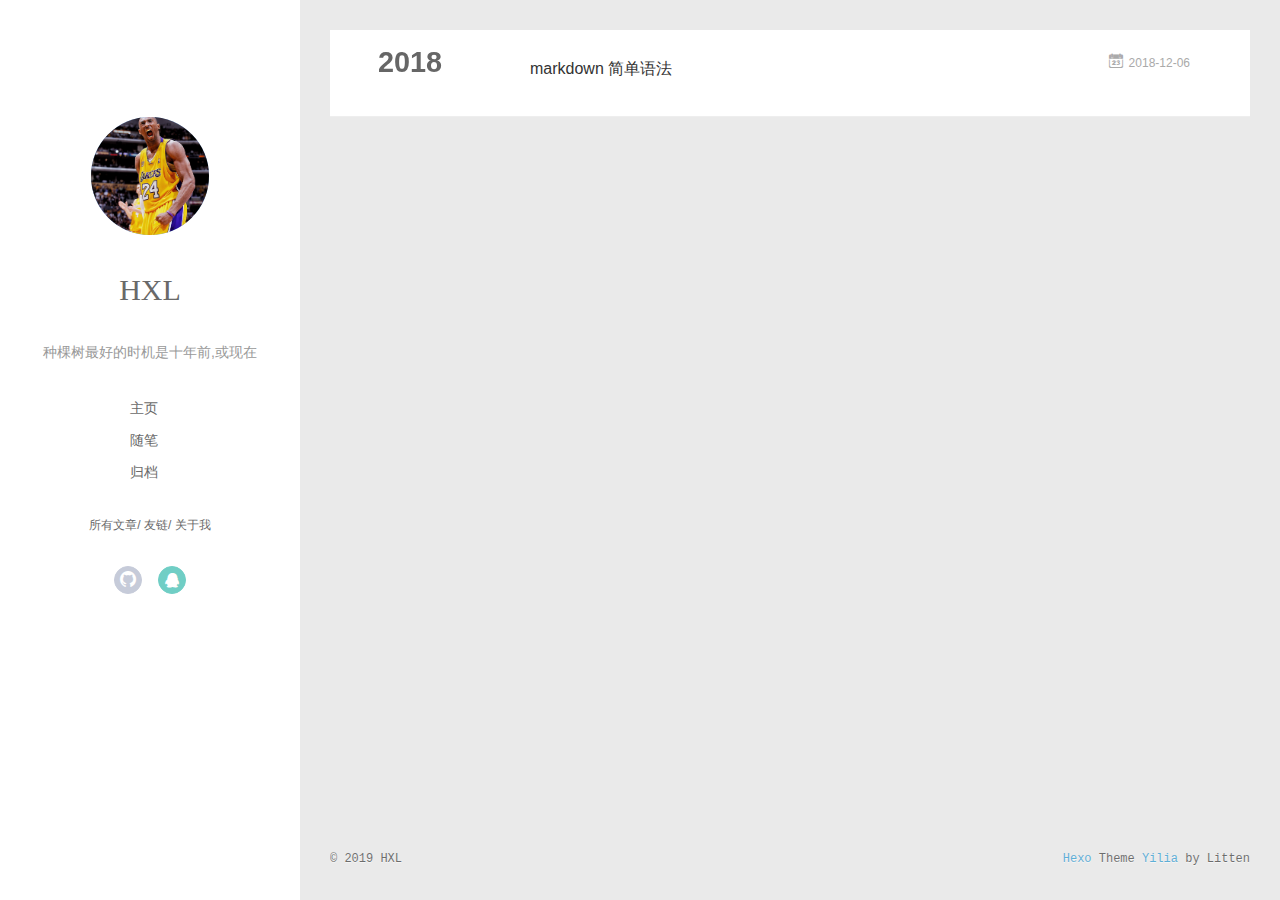
<file: archives/2018/12/index.html>
<!DOCTYPE html>
<html>
<head><meta name="generator" content="Hexo 3.9.0">
  <meta charset="utf-8">
  
  <meta name="renderer" content="webkit">
  <meta http-equiv="X-UA-Compatible" content="IE=edge">
  <link rel="dns-prefetch" href="https://jugelizidemo.github.io">
  <title>Archives: 2018/12 | HXL的BLOG</title>
  <meta name="viewport" content="width=device-width, initial-scale=1, maximum-scale=1">
  <meta name="description" content="iot java web spring springboot data">
<meta name="keywords" content="java web springmvc springboot iot">
<meta property="og:type" content="website">
<meta property="og:title" content="HXL的BLOG">
<meta property="og:url" content="https://jugelizidemo.github.io/archives/2018/12/index.html">
<meta property="og:site_name" content="HXL的BLOG">
<meta property="og:description" content="iot java web spring springboot data">
<meta property="og:locale" content="zh-Hans">
<meta name="twitter:card" content="summary">
<meta name="twitter:title" content="HXL的BLOG">
<meta name="twitter:description" content="iot java web spring springboot data">
  
    <link rel="alternative" href="/atom.xml" title="HXL的BLOG" type="application/atom+xml">
  
  
    <link rel="icon" href="/favicon.png">
  
  <link rel="stylesheet" type="text/css" href="/./main.0cf68a.css">
  <style type="text/css">
  
    #container.show {
      background: linear-gradient(200deg, #3f87a6, #ebf8e1);
    }
  </style>
  

  

</head>
</html>
<body>
  <div id="container" q-class="show:isCtnShow">
    <canvas id="anm-canvas" class="anm-canvas"></canvas>
    <div class="left-col" q-class="show:isShow">
      
<div class="overlay" style="background: #FFFFFF"></div>
<div class="intrude-less">
	<header id="header" class="inner">
		<a href="/" class="profilepic">
			<img src="/img/Kobe-Bryant.jpg" class="js-avatar">
		</a>
		<hgroup>
		  <h1 class="header-author"><a href="/">HXL</a></h1>
		</hgroup>
		
		<p class="header-subtitle">种棵树最好的时机是十年前,或现在</p>
		

		<nav class="header-menu">
			<ul>
			
				<li><a href="/">主页</a></li>
	        
				<li><a href="/tags/随笔/">随笔</a></li>
	        
				<li><a href="/archives/index.html">归档</a></li>
	        
			</ul>
		</nav>
		<nav class="header-smart-menu">
    		
    			
    			<a q-on="click: openSlider(e, 'innerArchive')" href="javascript:void(0)">所有文章</a>
    			
            
    			
    			<a q-on="click: openSlider(e, 'friends')" href="javascript:void(0)">友链</a>
    			
            
    			
    			<a q-on="click: openSlider(e, 'aboutme')" href="javascript:void(0)">关于我</a>
    			
            
		</nav>
		<nav class="header-nav">
			<div class="social">
				
					<a class="github" target="_blank" href="https://github.com/jugelizidemo" title="github"><i class="icon-github"></i></a>
		        
					<a class="qq" target="_blank" href="/516805542" title="qq"><i class="icon-qq"></i></a>
		        
			</div>
		</nav>
	</header>		
</div>

    </div>
    <div class="mid-col" q-class="show:isShow,hide:isShow|isFalse">
      
<nav id="mobile-nav">
  	<div class="overlay js-overlay" style="background: #FFFFFF"></div>
	<div class="btnctn js-mobile-btnctn">
  		<div class="slider-trigger list" q-on="click: openSlider(e)"><i class="icon icon-sort"></i></div>
	</div>
	<div class="intrude-less">
		<header id="header" class="inner">
			<div class="profilepic">
				<img src="/img/Kobe-Bryant.jpg" class="js-avatar">
			</div>
			<hgroup>
			  <h1 class="header-author js-header-author">HXL</h1>
			</hgroup>
			
			<p class="header-subtitle"><i class="icon icon-quo-left"></i>种棵树最好的时机是十年前,或现在<i class="icon icon-quo-right"></i></p>
			
			
			
				
			
				
			
				
			
			
			
			<nav class="header-nav">
				<div class="social">
					
						<a class="github" target="_blank" href="https://github.com/jugelizidemo" title="github"><i class="icon-github"></i></a>
			        
						<a class="qq" target="_blank" href="/516805542" title="qq"><i class="icon-qq"></i></a>
			        
				</div>
			</nav>

			<nav class="header-menu js-header-menu">
				<ul style="width: 70%">
				
				
					<li style="width: 33.333333333333336%"><a href="/">主页</a></li>
		        
					<li style="width: 33.333333333333336%"><a href="/tags/随笔/">随笔</a></li>
		        
					<li style="width: 33.333333333333336%"><a href="/archives/index.html">归档</a></li>
		        
				</ul>
			</nav>
		</header>				
	</div>
	<div class="mobile-mask" style="display:none" q-show="isShow"></div>
</nav>

      <div id="wrapper" class="body-wrap">
        <div class="menu-l">
          <div class="canvas-wrap">
            <canvas data-colors="#eaeaea" data-sectionHeight="100" data-contentId="js-content" id="myCanvas1" class="anm-canvas"></canvas>
          </div>
          <div id="js-content" class="content-ll">
            
  
  
    
    
      
      
      <section class="archives-wrap">
        <div class="archive-year-wrap">
          <a href="/archives/2018" class="archive-year">2018</a>
        </div>
        <div class="archives">
    
    <article class="archive-article archive-type-post">
  <div class="archive-article-inner">
    <header class="archive-article-header">
      	<div class="article-meta">
	      	<a href="/2018/12/06/markdown-简单语法/" class="archive-article-date">
  	<time datetime="2018-12-06T11:37:19.000Z" itemprop="datePublished"><i class="icon-calendar icon"></i>2018-12-06</time>
</a>
        </div>
    	 
  
    <h1 itemprop="name">
      <a class="archive-article-title" href="/2018/12/06/markdown-简单语法/">markdown 简单语法</a>
    </h1>
  

        <div class="article-info info-on-right">
          
          

        </div>
        <div class="clearfix"></div>
    </header>
  </div>
</article>
  
  
    </div></section>
  

    


          </div>
        </div>
      </div>
      <footer id="footer">
  <div class="outer">
    <div id="footer-info">
    	<div class="footer-left">
    		&copy; 2019 HXL
    	</div>
      	<div class="footer-right">
      		<a href="http://hexo.io/" target="_blank">Hexo</a>  Theme <a href="https://github.com/litten/hexo-theme-yilia" target="_blank">Yilia</a> by Litten
      	</div>
    </div>
  </div>
</footer>
    </div>
    <script>
	var yiliaConfig = {
		mathjax: false,
		isHome: false,
		isPost: false,
		isArchive: true,
		isTag: false,
		isCategory: false,
		open_in_new: false,
		toc_hide_index: false,
		root: "/",
		innerArchive: true,
		showTags: true
	}
</script>

<script>!function(t){function n(e){if(r[e])return r[e].exports;var i=r[e]={exports:{},id:e,loaded:!1};return t[e].call(i.exports,i,i.exports,n),i.loaded=!0,i.exports}var r={};n.m=t,n.c=r,n.p="./",n(0)}([function(t,n,r){r(195),t.exports=r(191)},function(t,n,r){var e=r(3),i=r(52),o=r(27),u=r(28),c=r(53),f="prototype",a=function(t,n,r){var s,l,h,v,p=t&a.F,d=t&a.G,y=t&a.S,g=t&a.P,b=t&a.B,m=d?e:y?e[n]||(e[n]={}):(e[n]||{})[f],x=d?i:i[n]||(i[n]={}),w=x[f]||(x[f]={});d&&(r=n);for(s in r)l=!p&&m&&void 0!==m[s],h=(l?m:r)[s],v=b&&l?c(h,e):g&&"function"==typeof h?c(Function.call,h):h,m&&u(m,s,h,t&a.U),x[s]!=h&&o(x,s,v),g&&w[s]!=h&&(w[s]=h)};e.core=i,a.F=1,a.G=2,a.S=4,a.P=8,a.B=16,a.W=32,a.U=64,a.R=128,t.exports=a},function(t,n,r){var e=r(6);t.exports=function(t){if(!e(t))throw TypeError(t+" is not an object!");return t}},function(t,n){var r=t.exports="undefined"!=typeof window&&window.Math==Math?window:"undefined"!=typeof self&&self.Math==Math?self:Function("return this")();"number"==typeof __g&&(__g=r)},function(t,n){t.exports=function(t){try{return!!t()}catch(t){return!0}}},function(t,n){var r=t.exports="undefined"!=typeof window&&window.Math==Math?window:"undefined"!=typeof self&&self.Math==Math?self:Function("return this")();"number"==typeof __g&&(__g=r)},function(t,n){t.exports=function(t){return"object"==typeof t?null!==t:"function"==typeof t}},function(t,n,r){var e=r(126)("wks"),i=r(76),o=r(3).Symbol,u="function"==typeof o;(t.exports=function(t){return e[t]||(e[t]=u&&o[t]||(u?o:i)("Symbol."+t))}).store=e},function(t,n){var r={}.hasOwnProperty;t.exports=function(t,n){return r.call(t,n)}},function(t,n,r){var e=r(94),i=r(33);t.exports=function(t){return e(i(t))}},function(t,n,r){t.exports=!r(4)(function(){return 7!=Object.defineProperty({},"a",{get:function(){return 7}}).a})},function(t,n,r){var e=r(2),i=r(167),o=r(50),u=Object.defineProperty;n.f=r(10)?Object.defineProperty:function(t,n,r){if(e(t),n=o(n,!0),e(r),i)try{return u(t,n,r)}catch(t){}if("get"in r||"set"in r)throw TypeError("Accessors not supported!");return"value"in r&&(t[n]=r.value),t}},function(t,n,r){t.exports=!r(18)(function(){return 7!=Object.defineProperty({},"a",{get:function(){return 7}}).a})},function(t,n,r){var e=r(14),i=r(22);t.exports=r(12)?function(t,n,r){return e.f(t,n,i(1,r))}:function(t,n,r){return t[n]=r,t}},function(t,n,r){var e=r(20),i=r(58),o=r(42),u=Object.defineProperty;n.f=r(12)?Object.defineProperty:function(t,n,r){if(e(t),n=o(n,!0),e(r),i)try{return u(t,n,r)}catch(t){}if("get"in r||"set"in r)throw TypeError("Accessors not supported!");return"value"in r&&(t[n]=r.value),t}},function(t,n,r){var e=r(40)("wks"),i=r(23),o=r(5).Symbol,u="function"==typeof o;(t.exports=function(t){return e[t]||(e[t]=u&&o[t]||(u?o:i)("Symbol."+t))}).store=e},function(t,n,r){var e=r(67),i=Math.min;t.exports=function(t){return t>0?i(e(t),9007199254740991):0}},function(t,n,r){var e=r(46);t.exports=function(t){return Object(e(t))}},function(t,n){t.exports=function(t){try{return!!t()}catch(t){return!0}}},function(t,n,r){var e=r(63),i=r(34);t.exports=Object.keys||function(t){return e(t,i)}},function(t,n,r){var e=r(21);t.exports=function(t){if(!e(t))throw TypeError(t+" is not an object!");return t}},function(t,n){t.exports=function(t){return"object"==typeof t?null!==t:"function"==typeof t}},function(t,n){t.exports=function(t,n){return{enumerable:!(1&t),configurable:!(2&t),writable:!(4&t),value:n}}},function(t,n){var r=0,e=Math.random();t.exports=function(t){return"Symbol(".concat(void 0===t?"":t,")_",(++r+e).toString(36))}},function(t,n){var r={}.hasOwnProperty;t.exports=function(t,n){return r.call(t,n)}},function(t,n){var r=t.exports={version:"2.4.0"};"number"==typeof __e&&(__e=r)},function(t,n){t.exports=function(t){if("function"!=typeof t)throw TypeError(t+" is not a function!");return t}},function(t,n,r){var e=r(11),i=r(66);t.exports=r(10)?function(t,n,r){return e.f(t,n,i(1,r))}:function(t,n,r){return t[n]=r,t}},function(t,n,r){var e=r(3),i=r(27),o=r(24),u=r(76)("src"),c="toString",f=Function[c],a=(""+f).split(c);r(52).inspectSource=function(t){return f.call(t)},(t.exports=function(t,n,r,c){var f="function"==typeof r;f&&(o(r,"name")||i(r,"name",n)),t[n]!==r&&(f&&(o(r,u)||i(r,u,t[n]?""+t[n]:a.join(String(n)))),t===e?t[n]=r:c?t[n]?t[n]=r:i(t,n,r):(delete t[n],i(t,n,r)))})(Function.prototype,c,function(){return"function"==typeof this&&this[u]||f.call(this)})},function(t,n,r){var e=r(1),i=r(4),o=r(46),u=function(t,n,r,e){var i=String(o(t)),u="<"+n;return""!==r&&(u+=" "+r+'="'+String(e).replace(/"/g,"&quot;")+'"'),u+">"+i+"</"+n+">"};t.exports=function(t,n){var r={};r[t]=n(u),e(e.P+e.F*i(function(){var n=""[t]('"');return n!==n.toLowerCase()||n.split('"').length>3}),"String",r)}},function(t,n,r){var e=r(115),i=r(46);t.exports=function(t){return e(i(t))}},function(t,n,r){var e=r(116),i=r(66),o=r(30),u=r(50),c=r(24),f=r(167),a=Object.getOwnPropertyDescriptor;n.f=r(10)?a:function(t,n){if(t=o(t),n=u(n,!0),f)try{return a(t,n)}catch(t){}if(c(t,n))return i(!e.f.call(t,n),t[n])}},function(t,n,r){var e=r(24),i=r(17),o=r(145)("IE_PROTO"),u=Object.prototype;t.exports=Object.getPrototypeOf||function(t){return t=i(t),e(t,o)?t[o]:"function"==typeof t.constructor&&t instanceof t.constructor?t.constructor.prototype:t instanceof Object?u:null}},function(t,n){t.exports=function(t){if(void 0==t)throw TypeError("Can't call method on  "+t);return t}},function(t,n){t.exports="constructor,hasOwnProperty,isPrototypeOf,propertyIsEnumerable,toLocaleString,toString,valueOf".split(",")},function(t,n){t.exports={}},function(t,n){t.exports=!0},function(t,n){n.f={}.propertyIsEnumerable},function(t,n,r){var e=r(14).f,i=r(8),o=r(15)("toStringTag");t.exports=function(t,n,r){t&&!i(t=r?t:t.prototype,o)&&e(t,o,{configurable:!0,value:n})}},function(t,n,r){var e=r(40)("keys"),i=r(23);t.exports=function(t){return e[t]||(e[t]=i(t))}},function(t,n,r){var e=r(5),i="__core-js_shared__",o=e[i]||(e[i]={});t.exports=function(t){return o[t]||(o[t]={})}},function(t,n){var r=Math.ceil,e=Math.floor;t.exports=function(t){return isNaN(t=+t)?0:(t>0?e:r)(t)}},function(t,n,r){var e=r(21);t.exports=function(t,n){if(!e(t))return t;var r,i;if(n&&"function"==typeof(r=t.toString)&&!e(i=r.call(t)))return i;if("function"==typeof(r=t.valueOf)&&!e(i=r.call(t)))return i;if(!n&&"function"==typeof(r=t.toString)&&!e(i=r.call(t)))return i;throw TypeError("Can't convert object to primitive value")}},function(t,n,r){var e=r(5),i=r(25),o=r(36),u=r(44),c=r(14).f;t.exports=function(t){var n=i.Symbol||(i.Symbol=o?{}:e.Symbol||{});"_"==t.charAt(0)||t in n||c(n,t,{value:u.f(t)})}},function(t,n,r){n.f=r(15)},function(t,n){var r={}.toString;t.exports=function(t){return r.call(t).slice(8,-1)}},function(t,n){t.exports=function(t){if(void 0==t)throw TypeError("Can't call method on  "+t);return t}},function(t,n,r){var e=r(4);t.exports=function(t,n){return!!t&&e(function(){n?t.call(null,function(){},1):t.call(null)})}},function(t,n,r){var e=r(53),i=r(115),o=r(17),u=r(16),c=r(203);t.exports=function(t,n){var r=1==t,f=2==t,a=3==t,s=4==t,l=6==t,h=5==t||l,v=n||c;return function(n,c,p){for(var d,y,g=o(n),b=i(g),m=e(c,p,3),x=u(b.length),w=0,S=r?v(n,x):f?v(n,0):void 0;x>w;w++)if((h||w in b)&&(d=b[w],y=m(d,w,g),t))if(r)S[w]=y;else if(y)switch(t){case 3:return!0;case 5:return d;case 6:return w;case 2:S.push(d)}else if(s)return!1;return l?-1:a||s?s:S}}},function(t,n,r){var e=r(1),i=r(52),o=r(4);t.exports=function(t,n){var r=(i.Object||{})[t]||Object[t],u={};u[t]=n(r),e(e.S+e.F*o(function(){r(1)}),"Object",u)}},function(t,n,r){var e=r(6);t.exports=function(t,n){if(!e(t))return t;var r,i;if(n&&"function"==typeof(r=t.toString)&&!e(i=r.call(t)))return i;if("function"==typeof(r=t.valueOf)&&!e(i=r.call(t)))return i;if(!n&&"function"==typeof(r=t.toString)&&!e(i=r.call(t)))return i;throw TypeError("Can't convert object to primitive value")}},function(t,n,r){var e=r(5),i=r(25),o=r(91),u=r(13),c="prototype",f=function(t,n,r){var a,s,l,h=t&f.F,v=t&f.G,p=t&f.S,d=t&f.P,y=t&f.B,g=t&f.W,b=v?i:i[n]||(i[n]={}),m=b[c],x=v?e:p?e[n]:(e[n]||{})[c];v&&(r=n);for(a in r)(s=!h&&x&&void 0!==x[a])&&a in b||(l=s?x[a]:r[a],b[a]=v&&"function"!=typeof x[a]?r[a]:y&&s?o(l,e):g&&x[a]==l?function(t){var n=function(n,r,e){if(this instanceof t){switch(arguments.length){case 0:return new t;case 1:return new t(n);case 2:return new t(n,r)}return new t(n,r,e)}return t.apply(this,arguments)};return n[c]=t[c],n}(l):d&&"function"==typeof l?o(Function.call,l):l,d&&((b.virtual||(b.virtual={}))[a]=l,t&f.R&&m&&!m[a]&&u(m,a,l)))};f.F=1,f.G=2,f.S=4,f.P=8,f.B=16,f.W=32,f.U=64,f.R=128,t.exports=f},function(t,n){var r=t.exports={version:"2.4.0"};"number"==typeof __e&&(__e=r)},function(t,n,r){var e=r(26);t.exports=function(t,n,r){if(e(t),void 0===n)return t;switch(r){case 1:return function(r){return t.call(n,r)};case 2:return function(r,e){return t.call(n,r,e)};case 3:return function(r,e,i){return t.call(n,r,e,i)}}return function(){return t.apply(n,arguments)}}},function(t,n,r){var e=r(183),i=r(1),o=r(126)("metadata"),u=o.store||(o.store=new(r(186))),c=function(t,n,r){var i=u.get(t);if(!i){if(!r)return;u.set(t,i=new e)}var o=i.get(n);if(!o){if(!r)return;i.set(n,o=new e)}return o},f=function(t,n,r){var e=c(n,r,!1);return void 0!==e&&e.has(t)},a=function(t,n,r){var e=c(n,r,!1);return void 0===e?void 0:e.get(t)},s=function(t,n,r,e){c(r,e,!0).set(t,n)},l=function(t,n){var r=c(t,n,!1),e=[];return r&&r.forEach(function(t,n){e.push(n)}),e},h=function(t){return void 0===t||"symbol"==typeof t?t:String(t)},v=function(t){i(i.S,"Reflect",t)};t.exports={store:u,map:c,has:f,get:a,set:s,keys:l,key:h,exp:v}},function(t,n,r){"use strict";if(r(10)){var e=r(69),i=r(3),o=r(4),u=r(1),c=r(127),f=r(152),a=r(53),s=r(68),l=r(66),h=r(27),v=r(73),p=r(67),d=r(16),y=r(75),g=r(50),b=r(24),m=r(180),x=r(114),w=r(6),S=r(17),_=r(137),O=r(70),E=r(32),P=r(71).f,j=r(154),F=r(76),M=r(7),A=r(48),N=r(117),T=r(146),I=r(155),k=r(80),L=r(123),R=r(74),C=r(130),D=r(160),U=r(11),W=r(31),G=U.f,B=W.f,V=i.RangeError,z=i.TypeError,q=i.Uint8Array,K="ArrayBuffer",J="Shared"+K,Y="BYTES_PER_ELEMENT",H="prototype",$=Array[H],X=f.ArrayBuffer,Q=f.DataView,Z=A(0),tt=A(2),nt=A(3),rt=A(4),et=A(5),it=A(6),ot=N(!0),ut=N(!1),ct=I.values,ft=I.keys,at=I.entries,st=$.lastIndexOf,lt=$.reduce,ht=$.reduceRight,vt=$.join,pt=$.sort,dt=$.slice,yt=$.toString,gt=$.toLocaleString,bt=M("iterator"),mt=M("toStringTag"),xt=F("typed_constructor"),wt=F("def_constructor"),St=c.CONSTR,_t=c.TYPED,Ot=c.VIEW,Et="Wrong length!",Pt=A(1,function(t,n){return Tt(T(t,t[wt]),n)}),jt=o(function(){return 1===new q(new Uint16Array([1]).buffer)[0]}),Ft=!!q&&!!q[H].set&&o(function(){new q(1).set({})}),Mt=function(t,n){if(void 0===t)throw z(Et);var r=+t,e=d(t);if(n&&!m(r,e))throw V(Et);return e},At=function(t,n){var r=p(t);if(r<0||r%n)throw V("Wrong offset!");return r},Nt=function(t){if(w(t)&&_t in t)return t;throw z(t+" is not a typed array!")},Tt=function(t,n){if(!(w(t)&&xt in t))throw z("It is not a typed array constructor!");return new t(n)},It=function(t,n){return kt(T(t,t[wt]),n)},kt=function(t,n){for(var r=0,e=n.length,i=Tt(t,e);e>r;)i[r]=n[r++];return i},Lt=function(t,n,r){G(t,n,{get:function(){return this._d[r]}})},Rt=function(t){var n,r,e,i,o,u,c=S(t),f=arguments.length,s=f>1?arguments[1]:void 0,l=void 0!==s,h=j(c);if(void 0!=h&&!_(h)){for(u=h.call(c),e=[],n=0;!(o=u.next()).done;n++)e.push(o.value);c=e}for(l&&f>2&&(s=a(s,arguments[2],2)),n=0,r=d(c.length),i=Tt(this,r);r>n;n++)i[n]=l?s(c[n],n):c[n];return i},Ct=function(){for(var t=0,n=arguments.length,r=Tt(this,n);n>t;)r[t]=arguments[t++];return r},Dt=!!q&&o(function(){gt.call(new q(1))}),Ut=function(){return gt.apply(Dt?dt.call(Nt(this)):Nt(this),arguments)},Wt={copyWithin:function(t,n){return D.call(Nt(this),t,n,arguments.length>2?arguments[2]:void 0)},every:function(t){return rt(Nt(this),t,arguments.length>1?arguments[1]:void 0)},fill:function(t){return C.apply(Nt(this),arguments)},filter:function(t){return It(this,tt(Nt(this),t,arguments.length>1?arguments[1]:void 0))},find:function(t){return et(Nt(this),t,arguments.length>1?arguments[1]:void 0)},findIndex:function(t){return it(Nt(this),t,arguments.length>1?arguments[1]:void 0)},forEach:function(t){Z(Nt(this),t,arguments.length>1?arguments[1]:void 0)},indexOf:function(t){return ut(Nt(this),t,arguments.length>1?arguments[1]:void 0)},includes:function(t){return ot(Nt(this),t,arguments.length>1?arguments[1]:void 0)},join:function(t){return vt.apply(Nt(this),arguments)},lastIndexOf:function(t){return st.apply(Nt(this),arguments)},map:function(t){return Pt(Nt(this),t,arguments.length>1?arguments[1]:void 0)},reduce:function(t){return lt.apply(Nt(this),arguments)},reduceRight:function(t){return ht.apply(Nt(this),arguments)},reverse:function(){for(var t,n=this,r=Nt(n).length,e=Math.floor(r/2),i=0;i<e;)t=n[i],n[i++]=n[--r],n[r]=t;return n},some:function(t){return nt(Nt(this),t,arguments.length>1?arguments[1]:void 0)},sort:function(t){return pt.call(Nt(this),t)},subarray:function(t,n){var r=Nt(this),e=r.length,i=y(t,e);return new(T(r,r[wt]))(r.buffer,r.byteOffset+i*r.BYTES_PER_ELEMENT,d((void 0===n?e:y(n,e))-i))}},Gt=function(t,n){return It(this,dt.call(Nt(this),t,n))},Bt=function(t){Nt(this);var n=At(arguments[1],1),r=this.length,e=S(t),i=d(e.length),o=0;if(i+n>r)throw V(Et);for(;o<i;)this[n+o]=e[o++]},Vt={entries:function(){return at.call(Nt(this))},keys:function(){return ft.call(Nt(this))},values:function(){return ct.call(Nt(this))}},zt=function(t,n){return w(t)&&t[_t]&&"symbol"!=typeof n&&n in t&&String(+n)==String(n)},qt=function(t,n){return zt(t,n=g(n,!0))?l(2,t[n]):B(t,n)},Kt=function(t,n,r){return!(zt(t,n=g(n,!0))&&w(r)&&b(r,"value"))||b(r,"get")||b(r,"set")||r.configurable||b(r,"writable")&&!r.writable||b(r,"enumerable")&&!r.enumerable?G(t,n,r):(t[n]=r.value,t)};St||(W.f=qt,U.f=Kt),u(u.S+u.F*!St,"Object",{getOwnPropertyDescriptor:qt,defineProperty:Kt}),o(function(){yt.call({})})&&(yt=gt=function(){return vt.call(this)});var Jt=v({},Wt);v(Jt,Vt),h(Jt,bt,Vt.values),v(Jt,{slice:Gt,set:Bt,constructor:function(){},toString:yt,toLocaleString:Ut}),Lt(Jt,"buffer","b"),Lt(Jt,"byteOffset","o"),Lt(Jt,"byteLength","l"),Lt(Jt,"length","e"),G(Jt,mt,{get:function(){return this[_t]}}),t.exports=function(t,n,r,f){f=!!f;var a=t+(f?"Clamped":"")+"Array",l="Uint8Array"!=a,v="get"+t,p="set"+t,y=i[a],g=y||{},b=y&&E(y),m=!y||!c.ABV,S={},_=y&&y[H],j=function(t,r){var e=t._d;return e.v[v](r*n+e.o,jt)},F=function(t,r,e){var i=t._d;f&&(e=(e=Math.round(e))<0?0:e>255?255:255&e),i.v[p](r*n+i.o,e,jt)},M=function(t,n){G(t,n,{get:function(){return j(this,n)},set:function(t){return F(this,n,t)},enumerable:!0})};m?(y=r(function(t,r,e,i){s(t,y,a,"_d");var o,u,c,f,l=0,v=0;if(w(r)){if(!(r instanceof X||(f=x(r))==K||f==J))return _t in r?kt(y,r):Rt.call(y,r);o=r,v=At(e,n);var p=r.byteLength;if(void 0===i){if(p%n)throw V(Et);if((u=p-v)<0)throw V(Et)}else if((u=d(i)*n)+v>p)throw V(Et);c=u/n}else c=Mt(r,!0),u=c*n,o=new X(u);for(h(t,"_d",{b:o,o:v,l:u,e:c,v:new Q(o)});l<c;)M(t,l++)}),_=y[H]=O(Jt),h(_,"constructor",y)):L(function(t){new y(null),new y(t)},!0)||(y=r(function(t,r,e,i){s(t,y,a);var o;return w(r)?r instanceof X||(o=x(r))==K||o==J?void 0!==i?new g(r,At(e,n),i):void 0!==e?new g(r,At(e,n)):new g(r):_t in r?kt(y,r):Rt.call(y,r):new g(Mt(r,l))}),Z(b!==Function.prototype?P(g).concat(P(b)):P(g),function(t){t in y||h(y,t,g[t])}),y[H]=_,e||(_.constructor=y));var A=_[bt],N=!!A&&("values"==A.name||void 0==A.name),T=Vt.values;h(y,xt,!0),h(_,_t,a),h(_,Ot,!0),h(_,wt,y),(f?new y(1)[mt]==a:mt in _)||G(_,mt,{get:function(){return a}}),S[a]=y,u(u.G+u.W+u.F*(y!=g),S),u(u.S,a,{BYTES_PER_ELEMENT:n,from:Rt,of:Ct}),Y in _||h(_,Y,n),u(u.P,a,Wt),R(a),u(u.P+u.F*Ft,a,{set:Bt}),u(u.P+u.F*!N,a,Vt),u(u.P+u.F*(_.toString!=yt),a,{toString:yt}),u(u.P+u.F*o(function(){new y(1).slice()}),a,{slice:Gt}),u(u.P+u.F*(o(function(){return[1,2].toLocaleString()!=new y([1,2]).toLocaleString()})||!o(function(){_.toLocaleString.call([1,2])})),a,{toLocaleString:Ut}),k[a]=N?A:T,e||N||h(_,bt,T)}}else t.exports=function(){}},function(t,n){var r={}.toString;t.exports=function(t){return r.call(t).slice(8,-1)}},function(t,n,r){var e=r(21),i=r(5).document,o=e(i)&&e(i.createElement);t.exports=function(t){return o?i.createElement(t):{}}},function(t,n,r){t.exports=!r(12)&&!r(18)(function(){return 7!=Object.defineProperty(r(57)("div"),"a",{get:function(){return 7}}).a})},function(t,n,r){"use strict";var e=r(36),i=r(51),o=r(64),u=r(13),c=r(8),f=r(35),a=r(96),s=r(38),l=r(103),h=r(15)("iterator"),v=!([].keys&&"next"in[].keys()),p="keys",d="values",y=function(){return this};t.exports=function(t,n,r,g,b,m,x){a(r,n,g);var w,S,_,O=function(t){if(!v&&t in F)return F[t];switch(t){case p:case d:return function(){return new r(this,t)}}return function(){return new r(this,t)}},E=n+" Iterator",P=b==d,j=!1,F=t.prototype,M=F[h]||F["@@iterator"]||b&&F[b],A=M||O(b),N=b?P?O("entries"):A:void 0,T="Array"==n?F.entries||M:M;if(T&&(_=l(T.call(new t)))!==Object.prototype&&(s(_,E,!0),e||c(_,h)||u(_,h,y)),P&&M&&M.name!==d&&(j=!0,A=function(){return M.call(this)}),e&&!x||!v&&!j&&F[h]||u(F,h,A),f[n]=A,f[E]=y,b)if(w={values:P?A:O(d),keys:m?A:O(p),entries:N},x)for(S in w)S in F||o(F,S,w[S]);else i(i.P+i.F*(v||j),n,w);return w}},function(t,n,r){var e=r(20),i=r(100),o=r(34),u=r(39)("IE_PROTO"),c=function(){},f="prototype",a=function(){var t,n=r(57)("iframe"),e=o.length;for(n.style.display="none",r(93).appendChild(n),n.src="javascript:",t=n.contentWindow.document,t.open(),t.write("<script>document.F=Object<\/script>"),t.close(),a=t.F;e--;)delete a[f][o[e]];return a()};t.exports=Object.create||function(t,n){var r;return null!==t?(c[f]=e(t),r=new c,c[f]=null,r[u]=t):r=a(),void 0===n?r:i(r,n)}},function(t,n,r){var e=r(63),i=r(34).concat("length","prototype");n.f=Object.getOwnPropertyNames||function(t){return e(t,i)}},function(t,n){n.f=Object.getOwnPropertySymbols},function(t,n,r){var e=r(8),i=r(9),o=r(90)(!1),u=r(39)("IE_PROTO");t.exports=function(t,n){var r,c=i(t),f=0,a=[];for(r in c)r!=u&&e(c,r)&&a.push(r);for(;n.length>f;)e(c,r=n[f++])&&(~o(a,r)||a.push(r));return a}},function(t,n,r){t.exports=r(13)},function(t,n,r){var e=r(76)("meta"),i=r(6),o=r(24),u=r(11).f,c=0,f=Object.isExtensible||function(){return!0},a=!r(4)(function(){return f(Object.preventExtensions({}))}),s=function(t){u(t,e,{value:{i:"O"+ ++c,w:{}}})},l=function(t,n){if(!i(t))return"symbol"==typeof t?t:("string"==typeof t?"S":"P")+t;if(!o(t,e)){if(!f(t))return"F";if(!n)return"E";s(t)}return t[e].i},h=function(t,n){if(!o(t,e)){if(!f(t))return!0;if(!n)return!1;s(t)}return t[e].w},v=function(t){return a&&p.NEED&&f(t)&&!o(t,e)&&s(t),t},p=t.exports={KEY:e,NEED:!1,fastKey:l,getWeak:h,onFreeze:v}},function(t,n){t.exports=function(t,n){return{enumerable:!(1&t),configurable:!(2&t),writable:!(4&t),value:n}}},function(t,n){var r=Math.ceil,e=Math.floor;t.exports=function(t){return isNaN(t=+t)?0:(t>0?e:r)(t)}},function(t,n){t.exports=function(t,n,r,e){if(!(t instanceof n)||void 0!==e&&e in t)throw TypeError(r+": incorrect invocation!");return t}},function(t,n){t.exports=!1},function(t,n,r){var e=r(2),i=r(173),o=r(133),u=r(145)("IE_PROTO"),c=function(){},f="prototype",a=function(){var t,n=r(132)("iframe"),e=o.length;for(n.style.display="none",r(135).appendChild(n),n.src="javascript:",t=n.contentWindow.document,t.open(),t.write("<script>document.F=Object<\/script>"),t.close(),a=t.F;e--;)delete a[f][o[e]];return a()};t.exports=Object.create||function(t,n){var r;return null!==t?(c[f]=e(t),r=new c,c[f]=null,r[u]=t):r=a(),void 0===n?r:i(r,n)}},function(t,n,r){var e=r(175),i=r(133).concat("length","prototype");n.f=Object.getOwnPropertyNames||function(t){return e(t,i)}},function(t,n,r){var e=r(175),i=r(133);t.exports=Object.keys||function(t){return e(t,i)}},function(t,n,r){var e=r(28);t.exports=function(t,n,r){for(var i in n)e(t,i,n[i],r);return t}},function(t,n,r){"use strict";var e=r(3),i=r(11),o=r(10),u=r(7)("species");t.exports=function(t){var n=e[t];o&&n&&!n[u]&&i.f(n,u,{configurable:!0,get:function(){return this}})}},function(t,n,r){var e=r(67),i=Math.max,o=Math.min;t.exports=function(t,n){return t=e(t),t<0?i(t+n,0):o(t,n)}},function(t,n){var r=0,e=Math.random();t.exports=function(t){return"Symbol(".concat(void 0===t?"":t,")_",(++r+e).toString(36))}},function(t,n,r){var e=r(33);t.exports=function(t){return Object(e(t))}},function(t,n,r){var e=r(7)("unscopables"),i=Array.prototype;void 0==i[e]&&r(27)(i,e,{}),t.exports=function(t){i[e][t]=!0}},function(t,n,r){var e=r(53),i=r(169),o=r(137),u=r(2),c=r(16),f=r(154),a={},s={},n=t.exports=function(t,n,r,l,h){var v,p,d,y,g=h?function(){return t}:f(t),b=e(r,l,n?2:1),m=0;if("function"!=typeof g)throw TypeError(t+" is not iterable!");if(o(g)){for(v=c(t.length);v>m;m++)if((y=n?b(u(p=t[m])[0],p[1]):b(t[m]))===a||y===s)return y}else for(d=g.call(t);!(p=d.next()).done;)if((y=i(d,b,p.value,n))===a||y===s)return y};n.BREAK=a,n.RETURN=s},function(t,n){t.exports={}},function(t,n,r){var e=r(11).f,i=r(24),o=r(7)("toStringTag");t.exports=function(t,n,r){t&&!i(t=r?t:t.prototype,o)&&e(t,o,{configurable:!0,value:n})}},function(t,n,r){var e=r(1),i=r(46),o=r(4),u=r(150),c="["+u+"]",f="​",a=RegExp("^"+c+c+"*"),s=RegExp(c+c+"*$"),l=function(t,n,r){var i={},c=o(function(){return!!u[t]()||f[t]()!=f}),a=i[t]=c?n(h):u[t];r&&(i[r]=a),e(e.P+e.F*c,"String",i)},h=l.trim=function(t,n){return t=String(i(t)),1&n&&(t=t.replace(a,"")),2&n&&(t=t.replace(s,"")),t};t.exports=l},function(t,n,r){t.exports={default:r(86),__esModule:!0}},function(t,n,r){t.exports={default:r(87),__esModule:!0}},function(t,n,r){"use strict";function e(t){return t&&t.__esModule?t:{default:t}}n.__esModule=!0;var i=r(84),o=e(i),u=r(83),c=e(u),f="function"==typeof c.default&&"symbol"==typeof o.default?function(t){return typeof t}:function(t){return t&&"function"==typeof c.default&&t.constructor===c.default&&t!==c.default.prototype?"symbol":typeof t};n.default="function"==typeof c.default&&"symbol"===f(o.default)?function(t){return void 0===t?"undefined":f(t)}:function(t){return t&&"function"==typeof c.default&&t.constructor===c.default&&t!==c.default.prototype?"symbol":void 0===t?"undefined":f(t)}},function(t,n,r){r(110),r(108),r(111),r(112),t.exports=r(25).Symbol},function(t,n,r){r(109),r(113),t.exports=r(44).f("iterator")},function(t,n){t.exports=function(t){if("function"!=typeof t)throw TypeError(t+" is not a function!");return t}},function(t,n){t.exports=function(){}},function(t,n,r){var e=r(9),i=r(106),o=r(105);t.exports=function(t){return function(n,r,u){var c,f=e(n),a=i(f.length),s=o(u,a);if(t&&r!=r){for(;a>s;)if((c=f[s++])!=c)return!0}else for(;a>s;s++)if((t||s in f)&&f[s]===r)return t||s||0;return!t&&-1}}},function(t,n,r){var e=r(88);t.exports=function(t,n,r){if(e(t),void 0===n)return t;switch(r){case 1:return function(r){return t.call(n,r)};case 2:return function(r,e){return t.call(n,r,e)};case 3:return function(r,e,i){return t.call(n,r,e,i)}}return function(){return t.apply(n,arguments)}}},function(t,n,r){var e=r(19),i=r(62),o=r(37);t.exports=function(t){var n=e(t),r=i.f;if(r)for(var u,c=r(t),f=o.f,a=0;c.length>a;)f.call(t,u=c[a++])&&n.push(u);return n}},function(t,n,r){t.exports=r(5).document&&document.documentElement},function(t,n,r){var e=r(56);t.exports=Object("z").propertyIsEnumerable(0)?Object:function(t){return"String"==e(t)?t.split(""):Object(t)}},function(t,n,r){var e=r(56);t.exports=Array.isArray||function(t){return"Array"==e(t)}},function(t,n,r){"use strict";var e=r(60),i=r(22),o=r(38),u={};r(13)(u,r(15)("iterator"),function(){return this}),t.exports=function(t,n,r){t.prototype=e(u,{next:i(1,r)}),o(t,n+" Iterator")}},function(t,n){t.exports=function(t,n){return{value:n,done:!!t}}},function(t,n,r){var e=r(19),i=r(9);t.exports=function(t,n){for(var r,o=i(t),u=e(o),c=u.length,f=0;c>f;)if(o[r=u[f++]]===n)return r}},function(t,n,r){var e=r(23)("meta"),i=r(21),o=r(8),u=r(14).f,c=0,f=Object.isExtensible||function(){return!0},a=!r(18)(function(){return f(Object.preventExtensions({}))}),s=function(t){u(t,e,{value:{i:"O"+ ++c,w:{}}})},l=function(t,n){if(!i(t))return"symbol"==typeof t?t:("string"==typeof t?"S":"P")+t;if(!o(t,e)){if(!f(t))return"F";if(!n)return"E";s(t)}return t[e].i},h=function(t,n){if(!o(t,e)){if(!f(t))return!0;if(!n)return!1;s(t)}return t[e].w},v=function(t){return a&&p.NEED&&f(t)&&!o(t,e)&&s(t),t},p=t.exports={KEY:e,NEED:!1,fastKey:l,getWeak:h,onFreeze:v}},function(t,n,r){var e=r(14),i=r(20),o=r(19);t.exports=r(12)?Object.defineProperties:function(t,n){i(t);for(var r,u=o(n),c=u.length,f=0;c>f;)e.f(t,r=u[f++],n[r]);return t}},function(t,n,r){var e=r(37),i=r(22),o=r(9),u=r(42),c=r(8),f=r(58),a=Object.getOwnPropertyDescriptor;n.f=r(12)?a:function(t,n){if(t=o(t),n=u(n,!0),f)try{return a(t,n)}catch(t){}if(c(t,n))return i(!e.f.call(t,n),t[n])}},function(t,n,r){var e=r(9),i=r(61).f,o={}.toString,u="object"==typeof window&&window&&Object.getOwnPropertyNames?Object.getOwnPropertyNames(window):[],c=function(t){try{return i(t)}catch(t){return u.slice()}};t.exports.f=function(t){return u&&"[object Window]"==o.call(t)?c(t):i(e(t))}},function(t,n,r){var e=r(8),i=r(77),o=r(39)("IE_PROTO"),u=Object.prototype;t.exports=Object.getPrototypeOf||function(t){return t=i(t),e(t,o)?t[o]:"function"==typeof t.constructor&&t instanceof t.constructor?t.constructor.prototype:t instanceof Object?u:null}},function(t,n,r){var e=r(41),i=r(33);t.exports=function(t){return function(n,r){var o,u,c=String(i(n)),f=e(r),a=c.length;return f<0||f>=a?t?"":void 0:(o=c.charCodeAt(f),o<55296||o>56319||f+1===a||(u=c.charCodeAt(f+1))<56320||u>57343?t?c.charAt(f):o:t?c.slice(f,f+2):u-56320+(o-55296<<10)+65536)}}},function(t,n,r){var e=r(41),i=Math.max,o=Math.min;t.exports=function(t,n){return t=e(t),t<0?i(t+n,0):o(t,n)}},function(t,n,r){var e=r(41),i=Math.min;t.exports=function(t){return t>0?i(e(t),9007199254740991):0}},function(t,n,r){"use strict";var e=r(89),i=r(97),o=r(35),u=r(9);t.exports=r(59)(Array,"Array",function(t,n){this._t=u(t),this._i=0,this._k=n},function(){var t=this._t,n=this._k,r=this._i++;return!t||r>=t.length?(this._t=void 0,i(1)):"keys"==n?i(0,r):"values"==n?i(0,t[r]):i(0,[r,t[r]])},"values"),o.Arguments=o.Array,e("keys"),e("values"),e("entries")},function(t,n){},function(t,n,r){"use strict";var e=r(104)(!0);r(59)(String,"String",function(t){this._t=String(t),this._i=0},function(){var t,n=this._t,r=this._i;return r>=n.length?{value:void 0,done:!0}:(t=e(n,r),this._i+=t.length,{value:t,done:!1})})},function(t,n,r){"use strict";var e=r(5),i=r(8),o=r(12),u=r(51),c=r(64),f=r(99).KEY,a=r(18),s=r(40),l=r(38),h=r(23),v=r(15),p=r(44),d=r(43),y=r(98),g=r(92),b=r(95),m=r(20),x=r(9),w=r(42),S=r(22),_=r(60),O=r(102),E=r(101),P=r(14),j=r(19),F=E.f,M=P.f,A=O.f,N=e.Symbol,T=e.JSON,I=T&&T.stringify,k="prototype",L=v("_hidden"),R=v("toPrimitive"),C={}.propertyIsEnumerable,D=s("symbol-registry"),U=s("symbols"),W=s("op-symbols"),G=Object[k],B="function"==typeof N,V=e.QObject,z=!V||!V[k]||!V[k].findChild,q=o&&a(function(){return 7!=_(M({},"a",{get:function(){return M(this,"a",{value:7}).a}})).a})?function(t,n,r){var e=F(G,n);e&&delete G[n],M(t,n,r),e&&t!==G&&M(G,n,e)}:M,K=function(t){var n=U[t]=_(N[k]);return n._k=t,n},J=B&&"symbol"==typeof N.iterator?function(t){return"symbol"==typeof t}:function(t){return t instanceof N},Y=function(t,n,r){return t===G&&Y(W,n,r),m(t),n=w(n,!0),m(r),i(U,n)?(r.enumerable?(i(t,L)&&t[L][n]&&(t[L][n]=!1),r=_(r,{enumerable:S(0,!1)})):(i(t,L)||M(t,L,S(1,{})),t[L][n]=!0),q(t,n,r)):M(t,n,r)},H=function(t,n){m(t);for(var r,e=g(n=x(n)),i=0,o=e.length;o>i;)Y(t,r=e[i++],n[r]);return t},$=function(t,n){return void 0===n?_(t):H(_(t),n)},X=function(t){var n=C.call(this,t=w(t,!0));return!(this===G&&i(U,t)&&!i(W,t))&&(!(n||!i(this,t)||!i(U,t)||i(this,L)&&this[L][t])||n)},Q=function(t,n){if(t=x(t),n=w(n,!0),t!==G||!i(U,n)||i(W,n)){var r=F(t,n);return!r||!i(U,n)||i(t,L)&&t[L][n]||(r.enumerable=!0),r}},Z=function(t){for(var n,r=A(x(t)),e=[],o=0;r.length>o;)i(U,n=r[o++])||n==L||n==f||e.push(n);return e},tt=function(t){for(var n,r=t===G,e=A(r?W:x(t)),o=[],u=0;e.length>u;)!i(U,n=e[u++])||r&&!i(G,n)||o.push(U[n]);return o};B||(N=function(){if(this instanceof N)throw TypeError("Symbol is not a constructor!");var t=h(arguments.length>0?arguments[0]:void 0),n=function(r){this===G&&n.call(W,r),i(this,L)&&i(this[L],t)&&(this[L][t]=!1),q(this,t,S(1,r))};return o&&z&&q(G,t,{configurable:!0,set:n}),K(t)},c(N[k],"toString",function(){return this._k}),E.f=Q,P.f=Y,r(61).f=O.f=Z,r(37).f=X,r(62).f=tt,o&&!r(36)&&c(G,"propertyIsEnumerable",X,!0),p.f=function(t){return K(v(t))}),u(u.G+u.W+u.F*!B,{Symbol:N});for(var nt="hasInstance,isConcatSpreadable,iterator,match,replace,search,species,split,toPrimitive,toStringTag,unscopables".split(","),rt=0;nt.length>rt;)v(nt[rt++]);for(var nt=j(v.store),rt=0;nt.length>rt;)d(nt[rt++]);u(u.S+u.F*!B,"Symbol",{for:function(t){return i(D,t+="")?D[t]:D[t]=N(t)},keyFor:function(t){if(J(t))return y(D,t);throw TypeError(t+" is not a symbol!")},useSetter:function(){z=!0},useSimple:function(){z=!1}}),u(u.S+u.F*!B,"Object",{create:$,defineProperty:Y,defineProperties:H,getOwnPropertyDescriptor:Q,getOwnPropertyNames:Z,getOwnPropertySymbols:tt}),T&&u(u.S+u.F*(!B||a(function(){var t=N();return"[null]"!=I([t])||"{}"!=I({a:t})||"{}"!=I(Object(t))})),"JSON",{stringify:function(t){if(void 0!==t&&!J(t)){for(var n,r,e=[t],i=1;arguments.length>i;)e.push(arguments[i++]);return n=e[1],"function"==typeof n&&(r=n),!r&&b(n)||(n=function(t,n){if(r&&(n=r.call(this,t,n)),!J(n))return n}),e[1]=n,I.apply(T,e)}}}),N[k][R]||r(13)(N[k],R,N[k].valueOf),l(N,"Symbol"),l(Math,"Math",!0),l(e.JSON,"JSON",!0)},function(t,n,r){r(43)("asyncIterator")},function(t,n,r){r(43)("observable")},function(t,n,r){r(107);for(var e=r(5),i=r(13),o=r(35),u=r(15)("toStringTag"),c=["NodeList","DOMTokenList","MediaList","StyleSheetList","CSSRuleList"],f=0;f<5;f++){var a=c[f],s=e[a],l=s&&s.prototype;l&&!l[u]&&i(l,u,a),o[a]=o.Array}},function(t,n,r){var e=r(45),i=r(7)("toStringTag"),o="Arguments"==e(function(){return arguments}()),u=function(t,n){try{return t[n]}catch(t){}};t.exports=function(t){var n,r,c;return void 0===t?"Undefined":null===t?"Null":"string"==typeof(r=u(n=Object(t),i))?r:o?e(n):"Object"==(c=e(n))&&"function"==typeof n.callee?"Arguments":c}},function(t,n,r){var e=r(45);t.exports=Object("z").propertyIsEnumerable(0)?Object:function(t){return"String"==e(t)?t.split(""):Object(t)}},function(t,n){n.f={}.propertyIsEnumerable},function(t,n,r){var e=r(30),i=r(16),o=r(75);t.exports=function(t){return function(n,r,u){var c,f=e(n),a=i(f.length),s=o(u,a);if(t&&r!=r){for(;a>s;)if((c=f[s++])!=c)return!0}else for(;a>s;s++)if((t||s in f)&&f[s]===r)return t||s||0;return!t&&-1}}},function(t,n,r){"use strict";var e=r(3),i=r(1),o=r(28),u=r(73),c=r(65),f=r(79),a=r(68),s=r(6),l=r(4),h=r(123),v=r(81),p=r(136);t.exports=function(t,n,r,d,y,g){var b=e[t],m=b,x=y?"set":"add",w=m&&m.prototype,S={},_=function(t){var n=w[t];o(w,t,"delete"==t?function(t){return!(g&&!s(t))&&n.call(this,0===t?0:t)}:"has"==t?function(t){return!(g&&!s(t))&&n.call(this,0===t?0:t)}:"get"==t?function(t){return g&&!s(t)?void 0:n.call(this,0===t?0:t)}:"add"==t?function(t){return n.call(this,0===t?0:t),this}:function(t,r){return n.call(this,0===t?0:t,r),this})};if("function"==typeof m&&(g||w.forEach&&!l(function(){(new m).entries().next()}))){var O=new m,E=O[x](g?{}:-0,1)!=O,P=l(function(){O.has(1)}),j=h(function(t){new m(t)}),F=!g&&l(function(){for(var t=new m,n=5;n--;)t[x](n,n);return!t.has(-0)});j||(m=n(function(n,r){a(n,m,t);var e=p(new b,n,m);return void 0!=r&&f(r,y,e[x],e),e}),m.prototype=w,w.constructor=m),(P||F)&&(_("delete"),_("has"),y&&_("get")),(F||E)&&_(x),g&&w.clear&&delete w.clear}else m=d.getConstructor(n,t,y,x),u(m.prototype,r),c.NEED=!0;return v(m,t),S[t]=m,i(i.G+i.W+i.F*(m!=b),S),g||d.setStrong(m,t,y),m}},function(t,n,r){"use strict";var e=r(27),i=r(28),o=r(4),u=r(46),c=r(7);t.exports=function(t,n,r){var f=c(t),a=r(u,f,""[t]),s=a[0],l=a[1];o(function(){var n={};return n[f]=function(){return 7},7!=""[t](n)})&&(i(String.prototype,t,s),e(RegExp.prototype,f,2==n?function(t,n){return l.call(t,this,n)}:function(t){return l.call(t,this)}))}
},function(t,n,r){"use strict";var e=r(2);t.exports=function(){var t=e(this),n="";return t.global&&(n+="g"),t.ignoreCase&&(n+="i"),t.multiline&&(n+="m"),t.unicode&&(n+="u"),t.sticky&&(n+="y"),n}},function(t,n){t.exports=function(t,n,r){var e=void 0===r;switch(n.length){case 0:return e?t():t.call(r);case 1:return e?t(n[0]):t.call(r,n[0]);case 2:return e?t(n[0],n[1]):t.call(r,n[0],n[1]);case 3:return e?t(n[0],n[1],n[2]):t.call(r,n[0],n[1],n[2]);case 4:return e?t(n[0],n[1],n[2],n[3]):t.call(r,n[0],n[1],n[2],n[3])}return t.apply(r,n)}},function(t,n,r){var e=r(6),i=r(45),o=r(7)("match");t.exports=function(t){var n;return e(t)&&(void 0!==(n=t[o])?!!n:"RegExp"==i(t))}},function(t,n,r){var e=r(7)("iterator"),i=!1;try{var o=[7][e]();o.return=function(){i=!0},Array.from(o,function(){throw 2})}catch(t){}t.exports=function(t,n){if(!n&&!i)return!1;var r=!1;try{var o=[7],u=o[e]();u.next=function(){return{done:r=!0}},o[e]=function(){return u},t(o)}catch(t){}return r}},function(t,n,r){t.exports=r(69)||!r(4)(function(){var t=Math.random();__defineSetter__.call(null,t,function(){}),delete r(3)[t]})},function(t,n){n.f=Object.getOwnPropertySymbols},function(t,n,r){var e=r(3),i="__core-js_shared__",o=e[i]||(e[i]={});t.exports=function(t){return o[t]||(o[t]={})}},function(t,n,r){for(var e,i=r(3),o=r(27),u=r(76),c=u("typed_array"),f=u("view"),a=!(!i.ArrayBuffer||!i.DataView),s=a,l=0,h="Int8Array,Uint8Array,Uint8ClampedArray,Int16Array,Uint16Array,Int32Array,Uint32Array,Float32Array,Float64Array".split(",");l<9;)(e=i[h[l++]])?(o(e.prototype,c,!0),o(e.prototype,f,!0)):s=!1;t.exports={ABV:a,CONSTR:s,TYPED:c,VIEW:f}},function(t,n){"use strict";var r={versions:function(){var t=window.navigator.userAgent;return{trident:t.indexOf("Trident")>-1,presto:t.indexOf("Presto")>-1,webKit:t.indexOf("AppleWebKit")>-1,gecko:t.indexOf("Gecko")>-1&&-1==t.indexOf("KHTML"),mobile:!!t.match(/AppleWebKit.*Mobile.*/),ios:!!t.match(/\(i[^;]+;( U;)? CPU.+Mac OS X/),android:t.indexOf("Android")>-1||t.indexOf("Linux")>-1,iPhone:t.indexOf("iPhone")>-1||t.indexOf("Mac")>-1,iPad:t.indexOf("iPad")>-1,webApp:-1==t.indexOf("Safari"),weixin:-1==t.indexOf("MicroMessenger")}}()};t.exports=r},function(t,n,r){"use strict";var e=r(85),i=function(t){return t&&t.__esModule?t:{default:t}}(e),o=function(){function t(t,n,e){return n||e?String.fromCharCode(n||e):r[t]||t}function n(t){return e[t]}var r={"&quot;":'"',"&lt;":"<","&gt;":">","&amp;":"&","&nbsp;":" "},e={};for(var u in r)e[r[u]]=u;return r["&apos;"]="'",e["'"]="&#39;",{encode:function(t){return t?(""+t).replace(/['<> "&]/g,n).replace(/\r?\n/g,"<br/>").replace(/\s/g,"&nbsp;"):""},decode:function(n){return n?(""+n).replace(/<br\s*\/?>/gi,"\n").replace(/&quot;|&lt;|&gt;|&amp;|&nbsp;|&apos;|&#(\d+);|&#(\d+)/g,t).replace(/\u00a0/g," "):""},encodeBase16:function(t){if(!t)return t;t+="";for(var n=[],r=0,e=t.length;e>r;r++)n.push(t.charCodeAt(r).toString(16).toUpperCase());return n.join("")},encodeBase16forJSON:function(t){if(!t)return t;t=t.replace(/[\u4E00-\u9FBF]/gi,function(t){return escape(t).replace("%u","\\u")});for(var n=[],r=0,e=t.length;e>r;r++)n.push(t.charCodeAt(r).toString(16).toUpperCase());return n.join("")},decodeBase16:function(t){if(!t)return t;t+="";for(var n=[],r=0,e=t.length;e>r;r+=2)n.push(String.fromCharCode("0x"+t.slice(r,r+2)));return n.join("")},encodeObject:function(t){if(t instanceof Array)for(var n=0,r=t.length;r>n;n++)t[n]=o.encodeObject(t[n]);else if("object"==(void 0===t?"undefined":(0,i.default)(t)))for(var e in t)t[e]=o.encodeObject(t[e]);else if("string"==typeof t)return o.encode(t);return t},loadScript:function(t){var n=document.createElement("script");document.getElementsByTagName("body")[0].appendChild(n),n.setAttribute("src",t)},addLoadEvent:function(t){var n=window.onload;"function"!=typeof window.onload?window.onload=t:window.onload=function(){n(),t()}}}}();t.exports=o},function(t,n,r){"use strict";var e=r(17),i=r(75),o=r(16);t.exports=function(t){for(var n=e(this),r=o(n.length),u=arguments.length,c=i(u>1?arguments[1]:void 0,r),f=u>2?arguments[2]:void 0,a=void 0===f?r:i(f,r);a>c;)n[c++]=t;return n}},function(t,n,r){"use strict";var e=r(11),i=r(66);t.exports=function(t,n,r){n in t?e.f(t,n,i(0,r)):t[n]=r}},function(t,n,r){var e=r(6),i=r(3).document,o=e(i)&&e(i.createElement);t.exports=function(t){return o?i.createElement(t):{}}},function(t,n){t.exports="constructor,hasOwnProperty,isPrototypeOf,propertyIsEnumerable,toLocaleString,toString,valueOf".split(",")},function(t,n,r){var e=r(7)("match");t.exports=function(t){var n=/./;try{"/./"[t](n)}catch(r){try{return n[e]=!1,!"/./"[t](n)}catch(t){}}return!0}},function(t,n,r){t.exports=r(3).document&&document.documentElement},function(t,n,r){var e=r(6),i=r(144).set;t.exports=function(t,n,r){var o,u=n.constructor;return u!==r&&"function"==typeof u&&(o=u.prototype)!==r.prototype&&e(o)&&i&&i(t,o),t}},function(t,n,r){var e=r(80),i=r(7)("iterator"),o=Array.prototype;t.exports=function(t){return void 0!==t&&(e.Array===t||o[i]===t)}},function(t,n,r){var e=r(45);t.exports=Array.isArray||function(t){return"Array"==e(t)}},function(t,n,r){"use strict";var e=r(70),i=r(66),o=r(81),u={};r(27)(u,r(7)("iterator"),function(){return this}),t.exports=function(t,n,r){t.prototype=e(u,{next:i(1,r)}),o(t,n+" Iterator")}},function(t,n,r){"use strict";var e=r(69),i=r(1),o=r(28),u=r(27),c=r(24),f=r(80),a=r(139),s=r(81),l=r(32),h=r(7)("iterator"),v=!([].keys&&"next"in[].keys()),p="keys",d="values",y=function(){return this};t.exports=function(t,n,r,g,b,m,x){a(r,n,g);var w,S,_,O=function(t){if(!v&&t in F)return F[t];switch(t){case p:case d:return function(){return new r(this,t)}}return function(){return new r(this,t)}},E=n+" Iterator",P=b==d,j=!1,F=t.prototype,M=F[h]||F["@@iterator"]||b&&F[b],A=M||O(b),N=b?P?O("entries"):A:void 0,T="Array"==n?F.entries||M:M;if(T&&(_=l(T.call(new t)))!==Object.prototype&&(s(_,E,!0),e||c(_,h)||u(_,h,y)),P&&M&&M.name!==d&&(j=!0,A=function(){return M.call(this)}),e&&!x||!v&&!j&&F[h]||u(F,h,A),f[n]=A,f[E]=y,b)if(w={values:P?A:O(d),keys:m?A:O(p),entries:N},x)for(S in w)S in F||o(F,S,w[S]);else i(i.P+i.F*(v||j),n,w);return w}},function(t,n){var r=Math.expm1;t.exports=!r||r(10)>22025.465794806718||r(10)<22025.465794806718||-2e-17!=r(-2e-17)?function(t){return 0==(t=+t)?t:t>-1e-6&&t<1e-6?t+t*t/2:Math.exp(t)-1}:r},function(t,n){t.exports=Math.sign||function(t){return 0==(t=+t)||t!=t?t:t<0?-1:1}},function(t,n,r){var e=r(3),i=r(151).set,o=e.MutationObserver||e.WebKitMutationObserver,u=e.process,c=e.Promise,f="process"==r(45)(u);t.exports=function(){var t,n,r,a=function(){var e,i;for(f&&(e=u.domain)&&e.exit();t;){i=t.fn,t=t.next;try{i()}catch(e){throw t?r():n=void 0,e}}n=void 0,e&&e.enter()};if(f)r=function(){u.nextTick(a)};else if(o){var s=!0,l=document.createTextNode("");new o(a).observe(l,{characterData:!0}),r=function(){l.data=s=!s}}else if(c&&c.resolve){var h=c.resolve();r=function(){h.then(a)}}else r=function(){i.call(e,a)};return function(e){var i={fn:e,next:void 0};n&&(n.next=i),t||(t=i,r()),n=i}}},function(t,n,r){var e=r(6),i=r(2),o=function(t,n){if(i(t),!e(n)&&null!==n)throw TypeError(n+": can't set as prototype!")};t.exports={set:Object.setPrototypeOf||("__proto__"in{}?function(t,n,e){try{e=r(53)(Function.call,r(31).f(Object.prototype,"__proto__").set,2),e(t,[]),n=!(t instanceof Array)}catch(t){n=!0}return function(t,r){return o(t,r),n?t.__proto__=r:e(t,r),t}}({},!1):void 0),check:o}},function(t,n,r){var e=r(126)("keys"),i=r(76);t.exports=function(t){return e[t]||(e[t]=i(t))}},function(t,n,r){var e=r(2),i=r(26),o=r(7)("species");t.exports=function(t,n){var r,u=e(t).constructor;return void 0===u||void 0==(r=e(u)[o])?n:i(r)}},function(t,n,r){var e=r(67),i=r(46);t.exports=function(t){return function(n,r){var o,u,c=String(i(n)),f=e(r),a=c.length;return f<0||f>=a?t?"":void 0:(o=c.charCodeAt(f),o<55296||o>56319||f+1===a||(u=c.charCodeAt(f+1))<56320||u>57343?t?c.charAt(f):o:t?c.slice(f,f+2):u-56320+(o-55296<<10)+65536)}}},function(t,n,r){var e=r(122),i=r(46);t.exports=function(t,n,r){if(e(n))throw TypeError("String#"+r+" doesn't accept regex!");return String(i(t))}},function(t,n,r){"use strict";var e=r(67),i=r(46);t.exports=function(t){var n=String(i(this)),r="",o=e(t);if(o<0||o==1/0)throw RangeError("Count can't be negative");for(;o>0;(o>>>=1)&&(n+=n))1&o&&(r+=n);return r}},function(t,n){t.exports="\t\n\v\f\r   ᠎             　\u2028\u2029\ufeff"},function(t,n,r){var e,i,o,u=r(53),c=r(121),f=r(135),a=r(132),s=r(3),l=s.process,h=s.setImmediate,v=s.clearImmediate,p=s.MessageChannel,d=0,y={},g="onreadystatechange",b=function(){var t=+this;if(y.hasOwnProperty(t)){var n=y[t];delete y[t],n()}},m=function(t){b.call(t.data)};h&&v||(h=function(t){for(var n=[],r=1;arguments.length>r;)n.push(arguments[r++]);return y[++d]=function(){c("function"==typeof t?t:Function(t),n)},e(d),d},v=function(t){delete y[t]},"process"==r(45)(l)?e=function(t){l.nextTick(u(b,t,1))}:p?(i=new p,o=i.port2,i.port1.onmessage=m,e=u(o.postMessage,o,1)):s.addEventListener&&"function"==typeof postMessage&&!s.importScripts?(e=function(t){s.postMessage(t+"","*")},s.addEventListener("message",m,!1)):e=g in a("script")?function(t){f.appendChild(a("script"))[g]=function(){f.removeChild(this),b.call(t)}}:function(t){setTimeout(u(b,t,1),0)}),t.exports={set:h,clear:v}},function(t,n,r){"use strict";var e=r(3),i=r(10),o=r(69),u=r(127),c=r(27),f=r(73),a=r(4),s=r(68),l=r(67),h=r(16),v=r(71).f,p=r(11).f,d=r(130),y=r(81),g="ArrayBuffer",b="DataView",m="prototype",x="Wrong length!",w="Wrong index!",S=e[g],_=e[b],O=e.Math,E=e.RangeError,P=e.Infinity,j=S,F=O.abs,M=O.pow,A=O.floor,N=O.log,T=O.LN2,I="buffer",k="byteLength",L="byteOffset",R=i?"_b":I,C=i?"_l":k,D=i?"_o":L,U=function(t,n,r){var e,i,o,u=Array(r),c=8*r-n-1,f=(1<<c)-1,a=f>>1,s=23===n?M(2,-24)-M(2,-77):0,l=0,h=t<0||0===t&&1/t<0?1:0;for(t=F(t),t!=t||t===P?(i=t!=t?1:0,e=f):(e=A(N(t)/T),t*(o=M(2,-e))<1&&(e--,o*=2),t+=e+a>=1?s/o:s*M(2,1-a),t*o>=2&&(e++,o/=2),e+a>=f?(i=0,e=f):e+a>=1?(i=(t*o-1)*M(2,n),e+=a):(i=t*M(2,a-1)*M(2,n),e=0));n>=8;u[l++]=255&i,i/=256,n-=8);for(e=e<<n|i,c+=n;c>0;u[l++]=255&e,e/=256,c-=8);return u[--l]|=128*h,u},W=function(t,n,r){var e,i=8*r-n-1,o=(1<<i)-1,u=o>>1,c=i-7,f=r-1,a=t[f--],s=127&a;for(a>>=7;c>0;s=256*s+t[f],f--,c-=8);for(e=s&(1<<-c)-1,s>>=-c,c+=n;c>0;e=256*e+t[f],f--,c-=8);if(0===s)s=1-u;else{if(s===o)return e?NaN:a?-P:P;e+=M(2,n),s-=u}return(a?-1:1)*e*M(2,s-n)},G=function(t){return t[3]<<24|t[2]<<16|t[1]<<8|t[0]},B=function(t){return[255&t]},V=function(t){return[255&t,t>>8&255]},z=function(t){return[255&t,t>>8&255,t>>16&255,t>>24&255]},q=function(t){return U(t,52,8)},K=function(t){return U(t,23,4)},J=function(t,n,r){p(t[m],n,{get:function(){return this[r]}})},Y=function(t,n,r,e){var i=+r,o=l(i);if(i!=o||o<0||o+n>t[C])throw E(w);var u=t[R]._b,c=o+t[D],f=u.slice(c,c+n);return e?f:f.reverse()},H=function(t,n,r,e,i,o){var u=+r,c=l(u);if(u!=c||c<0||c+n>t[C])throw E(w);for(var f=t[R]._b,a=c+t[D],s=e(+i),h=0;h<n;h++)f[a+h]=s[o?h:n-h-1]},$=function(t,n){s(t,S,g);var r=+n,e=h(r);if(r!=e)throw E(x);return e};if(u.ABV){if(!a(function(){new S})||!a(function(){new S(.5)})){S=function(t){return new j($(this,t))};for(var X,Q=S[m]=j[m],Z=v(j),tt=0;Z.length>tt;)(X=Z[tt++])in S||c(S,X,j[X]);o||(Q.constructor=S)}var nt=new _(new S(2)),rt=_[m].setInt8;nt.setInt8(0,2147483648),nt.setInt8(1,2147483649),!nt.getInt8(0)&&nt.getInt8(1)||f(_[m],{setInt8:function(t,n){rt.call(this,t,n<<24>>24)},setUint8:function(t,n){rt.call(this,t,n<<24>>24)}},!0)}else S=function(t){var n=$(this,t);this._b=d.call(Array(n),0),this[C]=n},_=function(t,n,r){s(this,_,b),s(t,S,b);var e=t[C],i=l(n);if(i<0||i>e)throw E("Wrong offset!");if(r=void 0===r?e-i:h(r),i+r>e)throw E(x);this[R]=t,this[D]=i,this[C]=r},i&&(J(S,k,"_l"),J(_,I,"_b"),J(_,k,"_l"),J(_,L,"_o")),f(_[m],{getInt8:function(t){return Y(this,1,t)[0]<<24>>24},getUint8:function(t){return Y(this,1,t)[0]},getInt16:function(t){var n=Y(this,2,t,arguments[1]);return(n[1]<<8|n[0])<<16>>16},getUint16:function(t){var n=Y(this,2,t,arguments[1]);return n[1]<<8|n[0]},getInt32:function(t){return G(Y(this,4,t,arguments[1]))},getUint32:function(t){return G(Y(this,4,t,arguments[1]))>>>0},getFloat32:function(t){return W(Y(this,4,t,arguments[1]),23,4)},getFloat64:function(t){return W(Y(this,8,t,arguments[1]),52,8)},setInt8:function(t,n){H(this,1,t,B,n)},setUint8:function(t,n){H(this,1,t,B,n)},setInt16:function(t,n){H(this,2,t,V,n,arguments[2])},setUint16:function(t,n){H(this,2,t,V,n,arguments[2])},setInt32:function(t,n){H(this,4,t,z,n,arguments[2])},setUint32:function(t,n){H(this,4,t,z,n,arguments[2])},setFloat32:function(t,n){H(this,4,t,K,n,arguments[2])},setFloat64:function(t,n){H(this,8,t,q,n,arguments[2])}});y(S,g),y(_,b),c(_[m],u.VIEW,!0),n[g]=S,n[b]=_},function(t,n,r){var e=r(3),i=r(52),o=r(69),u=r(182),c=r(11).f;t.exports=function(t){var n=i.Symbol||(i.Symbol=o?{}:e.Symbol||{});"_"==t.charAt(0)||t in n||c(n,t,{value:u.f(t)})}},function(t,n,r){var e=r(114),i=r(7)("iterator"),o=r(80);t.exports=r(52).getIteratorMethod=function(t){if(void 0!=t)return t[i]||t["@@iterator"]||o[e(t)]}},function(t,n,r){"use strict";var e=r(78),i=r(170),o=r(80),u=r(30);t.exports=r(140)(Array,"Array",function(t,n){this._t=u(t),this._i=0,this._k=n},function(){var t=this._t,n=this._k,r=this._i++;return!t||r>=t.length?(this._t=void 0,i(1)):"keys"==n?i(0,r):"values"==n?i(0,t[r]):i(0,[r,t[r]])},"values"),o.Arguments=o.Array,e("keys"),e("values"),e("entries")},function(t,n){function r(t,n){t.classList?t.classList.add(n):t.className+=" "+n}t.exports=r},function(t,n){function r(t,n){if(t.classList)t.classList.remove(n);else{var r=new RegExp("(^|\\b)"+n.split(" ").join("|")+"(\\b|$)","gi");t.className=t.className.replace(r," ")}}t.exports=r},function(t,n){function r(){throw new Error("setTimeout has not been defined")}function e(){throw new Error("clearTimeout has not been defined")}function i(t){if(s===setTimeout)return setTimeout(t,0);if((s===r||!s)&&setTimeout)return s=setTimeout,setTimeout(t,0);try{return s(t,0)}catch(n){try{return s.call(null,t,0)}catch(n){return s.call(this,t,0)}}}function o(t){if(l===clearTimeout)return clearTimeout(t);if((l===e||!l)&&clearTimeout)return l=clearTimeout,clearTimeout(t);try{return l(t)}catch(n){try{return l.call(null,t)}catch(n){return l.call(this,t)}}}function u(){d&&v&&(d=!1,v.length?p=v.concat(p):y=-1,p.length&&c())}function c(){if(!d){var t=i(u);d=!0;for(var n=p.length;n;){for(v=p,p=[];++y<n;)v&&v[y].run();y=-1,n=p.length}v=null,d=!1,o(t)}}function f(t,n){this.fun=t,this.array=n}function a(){}var s,l,h=t.exports={};!function(){try{s="function"==typeof setTimeout?setTimeout:r}catch(t){s=r}try{l="function"==typeof clearTimeout?clearTimeout:e}catch(t){l=e}}();var v,p=[],d=!1,y=-1;h.nextTick=function(t){var n=new Array(arguments.length-1);if(arguments.length>1)for(var r=1;r<arguments.length;r++)n[r-1]=arguments[r];p.push(new f(t,n)),1!==p.length||d||i(c)},f.prototype.run=function(){this.fun.apply(null,this.array)},h.title="browser",h.browser=!0,h.env={},h.argv=[],h.version="",h.versions={},h.on=a,h.addListener=a,h.once=a,h.off=a,h.removeListener=a,h.removeAllListeners=a,h.emit=a,h.prependListener=a,h.prependOnceListener=a,h.listeners=function(t){return[]},h.binding=function(t){throw new Error("process.binding is not supported")},h.cwd=function(){return"/"},h.chdir=function(t){throw new Error("process.chdir is not supported")},h.umask=function(){return 0}},function(t,n,r){var e=r(45);t.exports=function(t,n){if("number"!=typeof t&&"Number"!=e(t))throw TypeError(n);return+t}},function(t,n,r){"use strict";var e=r(17),i=r(75),o=r(16);t.exports=[].copyWithin||function(t,n){var r=e(this),u=o(r.length),c=i(t,u),f=i(n,u),a=arguments.length>2?arguments[2]:void 0,s=Math.min((void 0===a?u:i(a,u))-f,u-c),l=1;for(f<c&&c<f+s&&(l=-1,f+=s-1,c+=s-1);s-- >0;)f in r?r[c]=r[f]:delete r[c],c+=l,f+=l;return r}},function(t,n,r){var e=r(79);t.exports=function(t,n){var r=[];return e(t,!1,r.push,r,n),r}},function(t,n,r){var e=r(26),i=r(17),o=r(115),u=r(16);t.exports=function(t,n,r,c,f){e(n);var a=i(t),s=o(a),l=u(a.length),h=f?l-1:0,v=f?-1:1;if(r<2)for(;;){if(h in s){c=s[h],h+=v;break}if(h+=v,f?h<0:l<=h)throw TypeError("Reduce of empty array with no initial value")}for(;f?h>=0:l>h;h+=v)h in s&&(c=n(c,s[h],h,a));return c}},function(t,n,r){"use strict";var e=r(26),i=r(6),o=r(121),u=[].slice,c={},f=function(t,n,r){if(!(n in c)){for(var e=[],i=0;i<n;i++)e[i]="a["+i+"]";c[n]=Function("F,a","return new F("+e.join(",")+")")}return c[n](t,r)};t.exports=Function.bind||function(t){var n=e(this),r=u.call(arguments,1),c=function(){var e=r.concat(u.call(arguments));return this instanceof c?f(n,e.length,e):o(n,e,t)};return i(n.prototype)&&(c.prototype=n.prototype),c}},function(t,n,r){"use strict";var e=r(11).f,i=r(70),o=r(73),u=r(53),c=r(68),f=r(46),a=r(79),s=r(140),l=r(170),h=r(74),v=r(10),p=r(65).fastKey,d=v?"_s":"size",y=function(t,n){var r,e=p(n);if("F"!==e)return t._i[e];for(r=t._f;r;r=r.n)if(r.k==n)return r};t.exports={getConstructor:function(t,n,r,s){var l=t(function(t,e){c(t,l,n,"_i"),t._i=i(null),t._f=void 0,t._l=void 0,t[d]=0,void 0!=e&&a(e,r,t[s],t)});return o(l.prototype,{clear:function(){for(var t=this,n=t._i,r=t._f;r;r=r.n)r.r=!0,r.p&&(r.p=r.p.n=void 0),delete n[r.i];t._f=t._l=void 0,t[d]=0},delete:function(t){var n=this,r=y(n,t);if(r){var e=r.n,i=r.p;delete n._i[r.i],r.r=!0,i&&(i.n=e),e&&(e.p=i),n._f==r&&(n._f=e),n._l==r&&(n._l=i),n[d]--}return!!r},forEach:function(t){c(this,l,"forEach");for(var n,r=u(t,arguments.length>1?arguments[1]:void 0,3);n=n?n.n:this._f;)for(r(n.v,n.k,this);n&&n.r;)n=n.p},has:function(t){return!!y(this,t)}}),v&&e(l.prototype,"size",{get:function(){return f(this[d])}}),l},def:function(t,n,r){var e,i,o=y(t,n);return o?o.v=r:(t._l=o={i:i=p(n,!0),k:n,v:r,p:e=t._l,n:void 0,r:!1},t._f||(t._f=o),e&&(e.n=o),t[d]++,"F"!==i&&(t._i[i]=o)),t},getEntry:y,setStrong:function(t,n,r){s(t,n,function(t,n){this._t=t,this._k=n,this._l=void 0},function(){for(var t=this,n=t._k,r=t._l;r&&r.r;)r=r.p;return t._t&&(t._l=r=r?r.n:t._t._f)?"keys"==n?l(0,r.k):"values"==n?l(0,r.v):l(0,[r.k,r.v]):(t._t=void 0,l(1))},r?"entries":"values",!r,!0),h(n)}}},function(t,n,r){var e=r(114),i=r(161);t.exports=function(t){return function(){if(e(this)!=t)throw TypeError(t+"#toJSON isn't generic");return i(this)}}},function(t,n,r){"use strict";var e=r(73),i=r(65).getWeak,o=r(2),u=r(6),c=r(68),f=r(79),a=r(48),s=r(24),l=a(5),h=a(6),v=0,p=function(t){return t._l||(t._l=new d)},d=function(){this.a=[]},y=function(t,n){return l(t.a,function(t){return t[0]===n})};d.prototype={get:function(t){var n=y(this,t);if(n)return n[1]},has:function(t){return!!y(this,t)},set:function(t,n){var r=y(this,t);r?r[1]=n:this.a.push([t,n])},delete:function(t){var n=h(this.a,function(n){return n[0]===t});return~n&&this.a.splice(n,1),!!~n}},t.exports={getConstructor:function(t,n,r,o){var a=t(function(t,e){c(t,a,n,"_i"),t._i=v++,t._l=void 0,void 0!=e&&f(e,r,t[o],t)});return e(a.prototype,{delete:function(t){if(!u(t))return!1;var n=i(t);return!0===n?p(this).delete(t):n&&s(n,this._i)&&delete n[this._i]},has:function(t){if(!u(t))return!1;var n=i(t);return!0===n?p(this).has(t):n&&s(n,this._i)}}),a},def:function(t,n,r){var e=i(o(n),!0);return!0===e?p(t).set(n,r):e[t._i]=r,t},ufstore:p}},function(t,n,r){t.exports=!r(10)&&!r(4)(function(){return 7!=Object.defineProperty(r(132)("div"),"a",{get:function(){return 7}}).a})},function(t,n,r){var e=r(6),i=Math.floor;t.exports=function(t){return!e(t)&&isFinite(t)&&i(t)===t}},function(t,n,r){var e=r(2);t.exports=function(t,n,r,i){try{return i?n(e(r)[0],r[1]):n(r)}catch(n){var o=t.return;throw void 0!==o&&e(o.call(t)),n}}},function(t,n){t.exports=function(t,n){return{value:n,done:!!t}}},function(t,n){t.exports=Math.log1p||function(t){return(t=+t)>-1e-8&&t<1e-8?t-t*t/2:Math.log(1+t)}},function(t,n,r){"use strict";var e=r(72),i=r(125),o=r(116),u=r(17),c=r(115),f=Object.assign;t.exports=!f||r(4)(function(){var t={},n={},r=Symbol(),e="abcdefghijklmnopqrst";return t[r]=7,e.split("").forEach(function(t){n[t]=t}),7!=f({},t)[r]||Object.keys(f({},n)).join("")!=e})?function(t,n){for(var r=u(t),f=arguments.length,a=1,s=i.f,l=o.f;f>a;)for(var h,v=c(arguments[a++]),p=s?e(v).concat(s(v)):e(v),d=p.length,y=0;d>y;)l.call(v,h=p[y++])&&(r[h]=v[h]);return r}:f},function(t,n,r){var e=r(11),i=r(2),o=r(72);t.exports=r(10)?Object.defineProperties:function(t,n){i(t);for(var r,u=o(n),c=u.length,f=0;c>f;)e.f(t,r=u[f++],n[r]);return t}},function(t,n,r){var e=r(30),i=r(71).f,o={}.toString,u="object"==typeof window&&window&&Object.getOwnPropertyNames?Object.getOwnPropertyNames(window):[],c=function(t){try{return i(t)}catch(t){return u.slice()}};t.exports.f=function(t){return u&&"[object Window]"==o.call(t)?c(t):i(e(t))}},function(t,n,r){var e=r(24),i=r(30),o=r(117)(!1),u=r(145)("IE_PROTO");t.exports=function(t,n){var r,c=i(t),f=0,a=[];for(r in c)r!=u&&e(c,r)&&a.push(r);for(;n.length>f;)e(c,r=n[f++])&&(~o(a,r)||a.push(r));return a}},function(t,n,r){var e=r(72),i=r(30),o=r(116).f;t.exports=function(t){return function(n){for(var r,u=i(n),c=e(u),f=c.length,a=0,s=[];f>a;)o.call(u,r=c[a++])&&s.push(t?[r,u[r]]:u[r]);return s}}},function(t,n,r){var e=r(71),i=r(125),o=r(2),u=r(3).Reflect;t.exports=u&&u.ownKeys||function(t){var n=e.f(o(t)),r=i.f;return r?n.concat(r(t)):n}},function(t,n,r){var e=r(3).parseFloat,i=r(82).trim;t.exports=1/e(r(150)+"-0")!=-1/0?function(t){var n=i(String(t),3),r=e(n);return 0===r&&"-"==n.charAt(0)?-0:r}:e},function(t,n,r){var e=r(3).parseInt,i=r(82).trim,o=r(150),u=/^[\-+]?0[xX]/;t.exports=8!==e(o+"08")||22!==e(o+"0x16")?function(t,n){var r=i(String(t),3);return e(r,n>>>0||(u.test(r)?16:10))}:e},function(t,n){t.exports=Object.is||function(t,n){return t===n?0!==t||1/t==1/n:t!=t&&n!=n}},function(t,n,r){var e=r(16),i=r(149),o=r(46);t.exports=function(t,n,r,u){var c=String(o(t)),f=c.length,a=void 0===r?" ":String(r),s=e(n);if(s<=f||""==a)return c;var l=s-f,h=i.call(a,Math.ceil(l/a.length));return h.length>l&&(h=h.slice(0,l)),u?h+c:c+h}},function(t,n,r){n.f=r(7)},function(t,n,r){"use strict";var e=r(164);t.exports=r(118)("Map",function(t){return function(){return t(this,arguments.length>0?arguments[0]:void 0)}},{get:function(t){var n=e.getEntry(this,t);return n&&n.v},set:function(t,n){return e.def(this,0===t?0:t,n)}},e,!0)},function(t,n,r){r(10)&&"g"!=/./g.flags&&r(11).f(RegExp.prototype,"flags",{configurable:!0,get:r(120)})},function(t,n,r){"use strict";var e=r(164);t.exports=r(118)("Set",function(t){return function(){return t(this,arguments.length>0?arguments[0]:void 0)}},{add:function(t){return e.def(this,t=0===t?0:t,t)}},e)},function(t,n,r){"use strict";var e,i=r(48)(0),o=r(28),u=r(65),c=r(172),f=r(166),a=r(6),s=u.getWeak,l=Object.isExtensible,h=f.ufstore,v={},p=function(t){return function(){return t(this,arguments.length>0?arguments[0]:void 0)}},d={get:function(t){if(a(t)){var n=s(t);return!0===n?h(this).get(t):n?n[this._i]:void 0}},set:function(t,n){return f.def(this,t,n)}},y=t.exports=r(118)("WeakMap",p,d,f,!0,!0);7!=(new y).set((Object.freeze||Object)(v),7).get(v)&&(e=f.getConstructor(p),c(e.prototype,d),u.NEED=!0,i(["delete","has","get","set"],function(t){var n=y.prototype,r=n[t];o(n,t,function(n,i){if(a(n)&&!l(n)){this._f||(this._f=new e);var o=this._f[t](n,i);return"set"==t?this:o}return r.call(this,n,i)})}))},,,,function(t,n){"use strict";function r(){var t=document.querySelector("#page-nav");if(t&&!document.querySelector("#page-nav .extend.prev")&&(t.innerHTML='<a class="extend prev disabled" rel="prev">&laquo; Prev</a>'+t.innerHTML),t&&!document.querySelector("#page-nav .extend.next")&&(t.innerHTML=t.innerHTML+'<a class="extend next disabled" rel="next">Next &raquo;</a>'),yiliaConfig&&yiliaConfig.open_in_new){document.querySelectorAll(".article-entry a:not(.article-more-a)").forEach(function(t){var n=t.getAttribute("target");n&&""!==n||t.setAttribute("target","_blank")})}if(yiliaConfig&&yiliaConfig.toc_hide_index){document.querySelectorAll(".toc-number").forEach(function(t){t.style.display="none"})}var n=document.querySelector("#js-aboutme");n&&0!==n.length&&(n.innerHTML=n.innerText)}t.exports={init:r}},function(t,n,r){"use strict";function e(t){return t&&t.__esModule?t:{default:t}}function i(t,n){var r=/\/|index.html/g;return t.replace(r,"")===n.replace(r,"")}function o(){for(var t=document.querySelectorAll(".js-header-menu li a"),n=window.location.pathname,r=0,e=t.length;r<e;r++){var o=t[r];i(n,o.getAttribute("href"))&&(0,h.default)(o,"active")}}function u(t){for(var n=t.offsetLeft,r=t.offsetParent;null!==r;)n+=r.offsetLeft,r=r.offsetParent;return n}function c(t){for(var n=t.offsetTop,r=t.offsetParent;null!==r;)n+=r.offsetTop,r=r.offsetParent;return n}function f(t,n,r,e,i){var o=u(t),f=c(t)-n;if(f-r<=i){var a=t.$newDom;a||(a=t.cloneNode(!0),(0,d.default)(t,a),t.$newDom=a,a.style.position="fixed",a.style.top=(r||f)+"px",a.style.left=o+"px",a.style.zIndex=e||2,a.style.width="100%",a.style.color="#fff"),a.style.visibility="visible",t.style.visibility="hidden"}else{t.style.visibility="visible";var s=t.$newDom;s&&(s.style.visibility="hidden")}}function a(){var t=document.querySelector(".js-overlay"),n=document.querySelector(".js-header-menu");f(t,document.body.scrollTop,-63,2,0),f(n,document.body.scrollTop,1,3,0)}function s(){document.querySelector("#container").addEventListener("scroll",function(t){a()}),window.addEventListener("scroll",function(t){a()}),a()}var l=r(156),h=e(l),v=r(157),p=(e(v),r(382)),d=e(p),y=r(128),g=e(y),b=r(190),m=e(b),x=r(129);(function(){g.default.versions.mobile&&window.screen.width<800&&(o(),s())})(),(0,x.addLoadEvent)(function(){m.default.init()}),t.exports={}},,,,function(t,n,r){(function(t){"use strict";function n(t,n,r){t[n]||Object[e](t,n,{writable:!0,configurable:!0,value:r})}if(r(381),r(391),r(198),t._babelPolyfill)throw new Error("only one instance of babel-polyfill is allowed");t._babelPolyfill=!0;var e="defineProperty";n(String.prototype,"padLeft","".padStart),n(String.prototype,"padRight","".padEnd),"pop,reverse,shift,keys,values,entries,indexOf,every,some,forEach,map,filter,find,findIndex,includes,join,slice,concat,push,splice,unshift,sort,lastIndexOf,reduce,reduceRight,copyWithin,fill".split(",").forEach(function(t){[][t]&&n(Array,t,Function.call.bind([][t]))})}).call(n,function(){return this}())},,,function(t,n,r){r(210),t.exports=r(52).RegExp.escape},,,,function(t,n,r){var e=r(6),i=r(138),o=r(7)("species");t.exports=function(t){var n;return i(t)&&(n=t.constructor,"function"!=typeof n||n!==Array&&!i(n.prototype)||(n=void 0),e(n)&&null===(n=n[o])&&(n=void 0)),void 0===n?Array:n}},function(t,n,r){var e=r(202);t.exports=function(t,n){return new(e(t))(n)}},function(t,n,r){"use strict";var e=r(2),i=r(50),o="number";t.exports=function(t){if("string"!==t&&t!==o&&"default"!==t)throw TypeError("Incorrect hint");return i(e(this),t!=o)}},function(t,n,r){var e=r(72),i=r(125),o=r(116);t.exports=function(t){var n=e(t),r=i.f;if(r)for(var u,c=r(t),f=o.f,a=0;c.length>a;)f.call(t,u=c[a++])&&n.push(u);return n}},function(t,n,r){var e=r(72),i=r(30);t.exports=function(t,n){for(var r,o=i(t),u=e(o),c=u.length,f=0;c>f;)if(o[r=u[f++]]===n)return r}},function(t,n,r){"use strict";var e=r(208),i=r(121),o=r(26);t.exports=function(){for(var t=o(this),n=arguments.length,r=Array(n),u=0,c=e._,f=!1;n>u;)(r[u]=arguments[u++])===c&&(f=!0);return function(){var e,o=this,u=arguments.length,a=0,s=0;if(!f&&!u)return i(t,r,o);if(e=r.slice(),f)for(;n>a;a++)e[a]===c&&(e[a]=arguments[s++]);for(;u>s;)e.push(arguments[s++]);return i(t,e,o)}}},function(t,n,r){t.exports=r(3)},function(t,n){t.exports=function(t,n){var r=n===Object(n)?function(t){return n[t]}:n;return function(n){return String(n).replace(t,r)}}},function(t,n,r){var e=r(1),i=r(209)(/[\\^$*+?.()|[\]{}]/g,"\\$&");e(e.S,"RegExp",{escape:function(t){return i(t)}})},function(t,n,r){var e=r(1);e(e.P,"Array",{copyWithin:r(160)}),r(78)("copyWithin")},function(t,n,r){"use strict";var e=r(1),i=r(48)(4);e(e.P+e.F*!r(47)([].every,!0),"Array",{every:function(t){return i(this,t,arguments[1])}})},function(t,n,r){var e=r(1);e(e.P,"Array",{fill:r(130)}),r(78)("fill")},function(t,n,r){"use strict";var e=r(1),i=r(48)(2);e(e.P+e.F*!r(47)([].filter,!0),"Array",{filter:function(t){return i(this,t,arguments[1])}})},function(t,n,r){"use strict";var e=r(1),i=r(48)(6),o="findIndex",u=!0;o in[]&&Array(1)[o](function(){u=!1}),e(e.P+e.F*u,"Array",{findIndex:function(t){return i(this,t,arguments.length>1?arguments[1]:void 0)}}),r(78)(o)},function(t,n,r){"use strict";var e=r(1),i=r(48)(5),o="find",u=!0;o in[]&&Array(1)[o](function(){u=!1}),e(e.P+e.F*u,"Array",{find:function(t){return i(this,t,arguments.length>1?arguments[1]:void 0)}}),r(78)(o)},function(t,n,r){"use strict";var e=r(1),i=r(48)(0),o=r(47)([].forEach,!0);e(e.P+e.F*!o,"Array",{forEach:function(t){return i(this,t,arguments[1])}})},function(t,n,r){"use strict";var e=r(53),i=r(1),o=r(17),u=r(169),c=r(137),f=r(16),a=r(131),s=r(154);i(i.S+i.F*!r(123)(function(t){Array.from(t)}),"Array",{from:function(t){var n,r,i,l,h=o(t),v="function"==typeof this?this:Array,p=arguments.length,d=p>1?arguments[1]:void 0,y=void 0!==d,g=0,b=s(h);if(y&&(d=e(d,p>2?arguments[2]:void 0,2)),void 0==b||v==Array&&c(b))for(n=f(h.length),r=new v(n);n>g;g++)a(r,g,y?d(h[g],g):h[g]);else for(l=b.call(h),r=new v;!(i=l.next()).done;g++)a(r,g,y?u(l,d,[i.value,g],!0):i.value);return r.length=g,r}})},function(t,n,r){"use strict";var e=r(1),i=r(117)(!1),o=[].indexOf,u=!!o&&1/[1].indexOf(1,-0)<0;e(e.P+e.F*(u||!r(47)(o)),"Array",{indexOf:function(t){return u?o.apply(this,arguments)||0:i(this,t,arguments[1])}})},function(t,n,r){var e=r(1);e(e.S,"Array",{isArray:r(138)})},function(t,n,r){"use strict";var e=r(1),i=r(30),o=[].join;e(e.P+e.F*(r(115)!=Object||!r(47)(o)),"Array",{join:function(t){return o.call(i(this),void 0===t?",":t)}})},function(t,n,r){"use strict";var e=r(1),i=r(30),o=r(67),u=r(16),c=[].lastIndexOf,f=!!c&&1/[1].lastIndexOf(1,-0)<0;e(e.P+e.F*(f||!r(47)(c)),"Array",{lastIndexOf:function(t){if(f)return c.apply(this,arguments)||0;var n=i(this),r=u(n.length),e=r-1;for(arguments.length>1&&(e=Math.min(e,o(arguments[1]))),e<0&&(e=r+e);e>=0;e--)if(e in n&&n[e]===t)return e||0;return-1}})},function(t,n,r){"use strict";var e=r(1),i=r(48)(1);e(e.P+e.F*!r(47)([].map,!0),"Array",{map:function(t){return i(this,t,arguments[1])}})},function(t,n,r){"use strict";var e=r(1),i=r(131);e(e.S+e.F*r(4)(function(){function t(){}return!(Array.of.call(t)instanceof t)}),"Array",{of:function(){for(var t=0,n=arguments.length,r=new("function"==typeof this?this:Array)(n);n>t;)i(r,t,arguments[t++]);return r.length=n,r}})},function(t,n,r){"use strict";var e=r(1),i=r(162);e(e.P+e.F*!r(47)([].reduceRight,!0),"Array",{reduceRight:function(t){return i(this,t,arguments.length,arguments[1],!0)}})},function(t,n,r){"use strict";var e=r(1),i=r(162);e(e.P+e.F*!r(47)([].reduce,!0),"Array",{reduce:function(t){return i(this,t,arguments.length,arguments[1],!1)}})},function(t,n,r){"use strict";var e=r(1),i=r(135),o=r(45),u=r(75),c=r(16),f=[].slice;e(e.P+e.F*r(4)(function(){i&&f.call(i)}),"Array",{slice:function(t,n){var r=c(this.length),e=o(this);if(n=void 0===n?r:n,"Array"==e)return f.call(this,t,n);for(var i=u(t,r),a=u(n,r),s=c(a-i),l=Array(s),h=0;h<s;h++)l[h]="String"==e?this.charAt(i+h):this[i+h];return l}})},function(t,n,r){"use strict";var e=r(1),i=r(48)(3);e(e.P+e.F*!r(47)([].some,!0),"Array",{some:function(t){return i(this,t,arguments[1])}})},function(t,n,r){"use strict";var e=r(1),i=r(26),o=r(17),u=r(4),c=[].sort,f=[1,2,3];e(e.P+e.F*(u(function(){f.sort(void 0)})||!u(function(){f.sort(null)})||!r(47)(c)),"Array",{sort:function(t){return void 0===t?c.call(o(this)):c.call(o(this),i(t))}})},function(t,n,r){r(74)("Array")},function(t,n,r){var e=r(1);e(e.S,"Date",{now:function(){return(new Date).getTime()}})},function(t,n,r){"use strict";var e=r(1),i=r(4),o=Date.prototype.getTime,u=function(t){return t>9?t:"0"+t};e(e.P+e.F*(i(function(){return"0385-07-25T07:06:39.999Z"!=new Date(-5e13-1).toISOString()})||!i(function(){new Date(NaN).toISOString()})),"Date",{toISOString:function(){
if(!isFinite(o.call(this)))throw RangeError("Invalid time value");var t=this,n=t.getUTCFullYear(),r=t.getUTCMilliseconds(),e=n<0?"-":n>9999?"+":"";return e+("00000"+Math.abs(n)).slice(e?-6:-4)+"-"+u(t.getUTCMonth()+1)+"-"+u(t.getUTCDate())+"T"+u(t.getUTCHours())+":"+u(t.getUTCMinutes())+":"+u(t.getUTCSeconds())+"."+(r>99?r:"0"+u(r))+"Z"}})},function(t,n,r){"use strict";var e=r(1),i=r(17),o=r(50);e(e.P+e.F*r(4)(function(){return null!==new Date(NaN).toJSON()||1!==Date.prototype.toJSON.call({toISOString:function(){return 1}})}),"Date",{toJSON:function(t){var n=i(this),r=o(n);return"number"!=typeof r||isFinite(r)?n.toISOString():null}})},function(t,n,r){var e=r(7)("toPrimitive"),i=Date.prototype;e in i||r(27)(i,e,r(204))},function(t,n,r){var e=Date.prototype,i="Invalid Date",o="toString",u=e[o],c=e.getTime;new Date(NaN)+""!=i&&r(28)(e,o,function(){var t=c.call(this);return t===t?u.call(this):i})},function(t,n,r){var e=r(1);e(e.P,"Function",{bind:r(163)})},function(t,n,r){"use strict";var e=r(6),i=r(32),o=r(7)("hasInstance"),u=Function.prototype;o in u||r(11).f(u,o,{value:function(t){if("function"!=typeof this||!e(t))return!1;if(!e(this.prototype))return t instanceof this;for(;t=i(t);)if(this.prototype===t)return!0;return!1}})},function(t,n,r){var e=r(11).f,i=r(66),o=r(24),u=Function.prototype,c="name",f=Object.isExtensible||function(){return!0};c in u||r(10)&&e(u,c,{configurable:!0,get:function(){try{var t=this,n=(""+t).match(/^\s*function ([^ (]*)/)[1];return o(t,c)||!f(t)||e(t,c,i(5,n)),n}catch(t){return""}}})},function(t,n,r){var e=r(1),i=r(171),o=Math.sqrt,u=Math.acosh;e(e.S+e.F*!(u&&710==Math.floor(u(Number.MAX_VALUE))&&u(1/0)==1/0),"Math",{acosh:function(t){return(t=+t)<1?NaN:t>94906265.62425156?Math.log(t)+Math.LN2:i(t-1+o(t-1)*o(t+1))}})},function(t,n,r){function e(t){return isFinite(t=+t)&&0!=t?t<0?-e(-t):Math.log(t+Math.sqrt(t*t+1)):t}var i=r(1),o=Math.asinh;i(i.S+i.F*!(o&&1/o(0)>0),"Math",{asinh:e})},function(t,n,r){var e=r(1),i=Math.atanh;e(e.S+e.F*!(i&&1/i(-0)<0),"Math",{atanh:function(t){return 0==(t=+t)?t:Math.log((1+t)/(1-t))/2}})},function(t,n,r){var e=r(1),i=r(142);e(e.S,"Math",{cbrt:function(t){return i(t=+t)*Math.pow(Math.abs(t),1/3)}})},function(t,n,r){var e=r(1);e(e.S,"Math",{clz32:function(t){return(t>>>=0)?31-Math.floor(Math.log(t+.5)*Math.LOG2E):32}})},function(t,n,r){var e=r(1),i=Math.exp;e(e.S,"Math",{cosh:function(t){return(i(t=+t)+i(-t))/2}})},function(t,n,r){var e=r(1),i=r(141);e(e.S+e.F*(i!=Math.expm1),"Math",{expm1:i})},function(t,n,r){var e=r(1),i=r(142),o=Math.pow,u=o(2,-52),c=o(2,-23),f=o(2,127)*(2-c),a=o(2,-126),s=function(t){return t+1/u-1/u};e(e.S,"Math",{fround:function(t){var n,r,e=Math.abs(t),o=i(t);return e<a?o*s(e/a/c)*a*c:(n=(1+c/u)*e,r=n-(n-e),r>f||r!=r?o*(1/0):o*r)}})},function(t,n,r){var e=r(1),i=Math.abs;e(e.S,"Math",{hypot:function(t,n){for(var r,e,o=0,u=0,c=arguments.length,f=0;u<c;)r=i(arguments[u++]),f<r?(e=f/r,o=o*e*e+1,f=r):r>0?(e=r/f,o+=e*e):o+=r;return f===1/0?1/0:f*Math.sqrt(o)}})},function(t,n,r){var e=r(1),i=Math.imul;e(e.S+e.F*r(4)(function(){return-5!=i(4294967295,5)||2!=i.length}),"Math",{imul:function(t,n){var r=65535,e=+t,i=+n,o=r&e,u=r&i;return 0|o*u+((r&e>>>16)*u+o*(r&i>>>16)<<16>>>0)}})},function(t,n,r){var e=r(1);e(e.S,"Math",{log10:function(t){return Math.log(t)/Math.LN10}})},function(t,n,r){var e=r(1);e(e.S,"Math",{log1p:r(171)})},function(t,n,r){var e=r(1);e(e.S,"Math",{log2:function(t){return Math.log(t)/Math.LN2}})},function(t,n,r){var e=r(1);e(e.S,"Math",{sign:r(142)})},function(t,n,r){var e=r(1),i=r(141),o=Math.exp;e(e.S+e.F*r(4)(function(){return-2e-17!=!Math.sinh(-2e-17)}),"Math",{sinh:function(t){return Math.abs(t=+t)<1?(i(t)-i(-t))/2:(o(t-1)-o(-t-1))*(Math.E/2)}})},function(t,n,r){var e=r(1),i=r(141),o=Math.exp;e(e.S,"Math",{tanh:function(t){var n=i(t=+t),r=i(-t);return n==1/0?1:r==1/0?-1:(n-r)/(o(t)+o(-t))}})},function(t,n,r){var e=r(1);e(e.S,"Math",{trunc:function(t){return(t>0?Math.floor:Math.ceil)(t)}})},function(t,n,r){"use strict";var e=r(3),i=r(24),o=r(45),u=r(136),c=r(50),f=r(4),a=r(71).f,s=r(31).f,l=r(11).f,h=r(82).trim,v="Number",p=e[v],d=p,y=p.prototype,g=o(r(70)(y))==v,b="trim"in String.prototype,m=function(t){var n=c(t,!1);if("string"==typeof n&&n.length>2){n=b?n.trim():h(n,3);var r,e,i,o=n.charCodeAt(0);if(43===o||45===o){if(88===(r=n.charCodeAt(2))||120===r)return NaN}else if(48===o){switch(n.charCodeAt(1)){case 66:case 98:e=2,i=49;break;case 79:case 111:e=8,i=55;break;default:return+n}for(var u,f=n.slice(2),a=0,s=f.length;a<s;a++)if((u=f.charCodeAt(a))<48||u>i)return NaN;return parseInt(f,e)}}return+n};if(!p(" 0o1")||!p("0b1")||p("+0x1")){p=function(t){var n=arguments.length<1?0:t,r=this;return r instanceof p&&(g?f(function(){y.valueOf.call(r)}):o(r)!=v)?u(new d(m(n)),r,p):m(n)};for(var x,w=r(10)?a(d):"MAX_VALUE,MIN_VALUE,NaN,NEGATIVE_INFINITY,POSITIVE_INFINITY,EPSILON,isFinite,isInteger,isNaN,isSafeInteger,MAX_SAFE_INTEGER,MIN_SAFE_INTEGER,parseFloat,parseInt,isInteger".split(","),S=0;w.length>S;S++)i(d,x=w[S])&&!i(p,x)&&l(p,x,s(d,x));p.prototype=y,y.constructor=p,r(28)(e,v,p)}},function(t,n,r){var e=r(1);e(e.S,"Number",{EPSILON:Math.pow(2,-52)})},function(t,n,r){var e=r(1),i=r(3).isFinite;e(e.S,"Number",{isFinite:function(t){return"number"==typeof t&&i(t)}})},function(t,n,r){var e=r(1);e(e.S,"Number",{isInteger:r(168)})},function(t,n,r){var e=r(1);e(e.S,"Number",{isNaN:function(t){return t!=t}})},function(t,n,r){var e=r(1),i=r(168),o=Math.abs;e(e.S,"Number",{isSafeInteger:function(t){return i(t)&&o(t)<=9007199254740991}})},function(t,n,r){var e=r(1);e(e.S,"Number",{MAX_SAFE_INTEGER:9007199254740991})},function(t,n,r){var e=r(1);e(e.S,"Number",{MIN_SAFE_INTEGER:-9007199254740991})},function(t,n,r){var e=r(1),i=r(178);e(e.S+e.F*(Number.parseFloat!=i),"Number",{parseFloat:i})},function(t,n,r){var e=r(1),i=r(179);e(e.S+e.F*(Number.parseInt!=i),"Number",{parseInt:i})},function(t,n,r){"use strict";var e=r(1),i=r(67),o=r(159),u=r(149),c=1..toFixed,f=Math.floor,a=[0,0,0,0,0,0],s="Number.toFixed: incorrect invocation!",l="0",h=function(t,n){for(var r=-1,e=n;++r<6;)e+=t*a[r],a[r]=e%1e7,e=f(e/1e7)},v=function(t){for(var n=6,r=0;--n>=0;)r+=a[n],a[n]=f(r/t),r=r%t*1e7},p=function(){for(var t=6,n="";--t>=0;)if(""!==n||0===t||0!==a[t]){var r=String(a[t]);n=""===n?r:n+u.call(l,7-r.length)+r}return n},d=function(t,n,r){return 0===n?r:n%2==1?d(t,n-1,r*t):d(t*t,n/2,r)},y=function(t){for(var n=0,r=t;r>=4096;)n+=12,r/=4096;for(;r>=2;)n+=1,r/=2;return n};e(e.P+e.F*(!!c&&("0.000"!==8e-5.toFixed(3)||"1"!==.9.toFixed(0)||"1.25"!==1.255.toFixed(2)||"1000000000000000128"!==(0xde0b6b3a7640080).toFixed(0))||!r(4)(function(){c.call({})})),"Number",{toFixed:function(t){var n,r,e,c,f=o(this,s),a=i(t),g="",b=l;if(a<0||a>20)throw RangeError(s);if(f!=f)return"NaN";if(f<=-1e21||f>=1e21)return String(f);if(f<0&&(g="-",f=-f),f>1e-21)if(n=y(f*d(2,69,1))-69,r=n<0?f*d(2,-n,1):f/d(2,n,1),r*=4503599627370496,(n=52-n)>0){for(h(0,r),e=a;e>=7;)h(1e7,0),e-=7;for(h(d(10,e,1),0),e=n-1;e>=23;)v(1<<23),e-=23;v(1<<e),h(1,1),v(2),b=p()}else h(0,r),h(1<<-n,0),b=p()+u.call(l,a);return a>0?(c=b.length,b=g+(c<=a?"0."+u.call(l,a-c)+b:b.slice(0,c-a)+"."+b.slice(c-a))):b=g+b,b}})},function(t,n,r){"use strict";var e=r(1),i=r(4),o=r(159),u=1..toPrecision;e(e.P+e.F*(i(function(){return"1"!==u.call(1,void 0)})||!i(function(){u.call({})})),"Number",{toPrecision:function(t){var n=o(this,"Number#toPrecision: incorrect invocation!");return void 0===t?u.call(n):u.call(n,t)}})},function(t,n,r){var e=r(1);e(e.S+e.F,"Object",{assign:r(172)})},function(t,n,r){var e=r(1);e(e.S,"Object",{create:r(70)})},function(t,n,r){var e=r(1);e(e.S+e.F*!r(10),"Object",{defineProperties:r(173)})},function(t,n,r){var e=r(1);e(e.S+e.F*!r(10),"Object",{defineProperty:r(11).f})},function(t,n,r){var e=r(6),i=r(65).onFreeze;r(49)("freeze",function(t){return function(n){return t&&e(n)?t(i(n)):n}})},function(t,n,r){var e=r(30),i=r(31).f;r(49)("getOwnPropertyDescriptor",function(){return function(t,n){return i(e(t),n)}})},function(t,n,r){r(49)("getOwnPropertyNames",function(){return r(174).f})},function(t,n,r){var e=r(17),i=r(32);r(49)("getPrototypeOf",function(){return function(t){return i(e(t))}})},function(t,n,r){var e=r(6);r(49)("isExtensible",function(t){return function(n){return!!e(n)&&(!t||t(n))}})},function(t,n,r){var e=r(6);r(49)("isFrozen",function(t){return function(n){return!e(n)||!!t&&t(n)}})},function(t,n,r){var e=r(6);r(49)("isSealed",function(t){return function(n){return!e(n)||!!t&&t(n)}})},function(t,n,r){var e=r(1);e(e.S,"Object",{is:r(180)})},function(t,n,r){var e=r(17),i=r(72);r(49)("keys",function(){return function(t){return i(e(t))}})},function(t,n,r){var e=r(6),i=r(65).onFreeze;r(49)("preventExtensions",function(t){return function(n){return t&&e(n)?t(i(n)):n}})},function(t,n,r){var e=r(6),i=r(65).onFreeze;r(49)("seal",function(t){return function(n){return t&&e(n)?t(i(n)):n}})},function(t,n,r){var e=r(1);e(e.S,"Object",{setPrototypeOf:r(144).set})},function(t,n,r){"use strict";var e=r(114),i={};i[r(7)("toStringTag")]="z",i+""!="[object z]"&&r(28)(Object.prototype,"toString",function(){return"[object "+e(this)+"]"},!0)},function(t,n,r){var e=r(1),i=r(178);e(e.G+e.F*(parseFloat!=i),{parseFloat:i})},function(t,n,r){var e=r(1),i=r(179);e(e.G+e.F*(parseInt!=i),{parseInt:i})},function(t,n,r){"use strict";var e,i,o,u=r(69),c=r(3),f=r(53),a=r(114),s=r(1),l=r(6),h=r(26),v=r(68),p=r(79),d=r(146),y=r(151).set,g=r(143)(),b="Promise",m=c.TypeError,x=c.process,w=c[b],x=c.process,S="process"==a(x),_=function(){},O=!!function(){try{var t=w.resolve(1),n=(t.constructor={})[r(7)("species")]=function(t){t(_,_)};return(S||"function"==typeof PromiseRejectionEvent)&&t.then(_)instanceof n}catch(t){}}(),E=function(t,n){return t===n||t===w&&n===o},P=function(t){var n;return!(!l(t)||"function"!=typeof(n=t.then))&&n},j=function(t){return E(w,t)?new F(t):new i(t)},F=i=function(t){var n,r;this.promise=new t(function(t,e){if(void 0!==n||void 0!==r)throw m("Bad Promise constructor");n=t,r=e}),this.resolve=h(n),this.reject=h(r)},M=function(t){try{t()}catch(t){return{error:t}}},A=function(t,n){if(!t._n){t._n=!0;var r=t._c;g(function(){for(var e=t._v,i=1==t._s,o=0;r.length>o;)!function(n){var r,o,u=i?n.ok:n.fail,c=n.resolve,f=n.reject,a=n.domain;try{u?(i||(2==t._h&&I(t),t._h=1),!0===u?r=e:(a&&a.enter(),r=u(e),a&&a.exit()),r===n.promise?f(m("Promise-chain cycle")):(o=P(r))?o.call(r,c,f):c(r)):f(e)}catch(t){f(t)}}(r[o++]);t._c=[],t._n=!1,n&&!t._h&&N(t)})}},N=function(t){y.call(c,function(){var n,r,e,i=t._v;if(T(t)&&(n=M(function(){S?x.emit("unhandledRejection",i,t):(r=c.onunhandledrejection)?r({promise:t,reason:i}):(e=c.console)&&e.error&&e.error("Unhandled promise rejection",i)}),t._h=S||T(t)?2:1),t._a=void 0,n)throw n.error})},T=function(t){if(1==t._h)return!1;for(var n,r=t._a||t._c,e=0;r.length>e;)if(n=r[e++],n.fail||!T(n.promise))return!1;return!0},I=function(t){y.call(c,function(){var n;S?x.emit("rejectionHandled",t):(n=c.onrejectionhandled)&&n({promise:t,reason:t._v})})},k=function(t){var n=this;n._d||(n._d=!0,n=n._w||n,n._v=t,n._s=2,n._a||(n._a=n._c.slice()),A(n,!0))},L=function(t){var n,r=this;if(!r._d){r._d=!0,r=r._w||r;try{if(r===t)throw m("Promise can't be resolved itself");(n=P(t))?g(function(){var e={_w:r,_d:!1};try{n.call(t,f(L,e,1),f(k,e,1))}catch(t){k.call(e,t)}}):(r._v=t,r._s=1,A(r,!1))}catch(t){k.call({_w:r,_d:!1},t)}}};O||(w=function(t){v(this,w,b,"_h"),h(t),e.call(this);try{t(f(L,this,1),f(k,this,1))}catch(t){k.call(this,t)}},e=function(t){this._c=[],this._a=void 0,this._s=0,this._d=!1,this._v=void 0,this._h=0,this._n=!1},e.prototype=r(73)(w.prototype,{then:function(t,n){var r=j(d(this,w));return r.ok="function"!=typeof t||t,r.fail="function"==typeof n&&n,r.domain=S?x.domain:void 0,this._c.push(r),this._a&&this._a.push(r),this._s&&A(this,!1),r.promise},catch:function(t){return this.then(void 0,t)}}),F=function(){var t=new e;this.promise=t,this.resolve=f(L,t,1),this.reject=f(k,t,1)}),s(s.G+s.W+s.F*!O,{Promise:w}),r(81)(w,b),r(74)(b),o=r(52)[b],s(s.S+s.F*!O,b,{reject:function(t){var n=j(this);return(0,n.reject)(t),n.promise}}),s(s.S+s.F*(u||!O),b,{resolve:function(t){if(t instanceof w&&E(t.constructor,this))return t;var n=j(this);return(0,n.resolve)(t),n.promise}}),s(s.S+s.F*!(O&&r(123)(function(t){w.all(t).catch(_)})),b,{all:function(t){var n=this,r=j(n),e=r.resolve,i=r.reject,o=M(function(){var r=[],o=0,u=1;p(t,!1,function(t){var c=o++,f=!1;r.push(void 0),u++,n.resolve(t).then(function(t){f||(f=!0,r[c]=t,--u||e(r))},i)}),--u||e(r)});return o&&i(o.error),r.promise},race:function(t){var n=this,r=j(n),e=r.reject,i=M(function(){p(t,!1,function(t){n.resolve(t).then(r.resolve,e)})});return i&&e(i.error),r.promise}})},function(t,n,r){var e=r(1),i=r(26),o=r(2),u=(r(3).Reflect||{}).apply,c=Function.apply;e(e.S+e.F*!r(4)(function(){u(function(){})}),"Reflect",{apply:function(t,n,r){var e=i(t),f=o(r);return u?u(e,n,f):c.call(e,n,f)}})},function(t,n,r){var e=r(1),i=r(70),o=r(26),u=r(2),c=r(6),f=r(4),a=r(163),s=(r(3).Reflect||{}).construct,l=f(function(){function t(){}return!(s(function(){},[],t)instanceof t)}),h=!f(function(){s(function(){})});e(e.S+e.F*(l||h),"Reflect",{construct:function(t,n){o(t),u(n);var r=arguments.length<3?t:o(arguments[2]);if(h&&!l)return s(t,n,r);if(t==r){switch(n.length){case 0:return new t;case 1:return new t(n[0]);case 2:return new t(n[0],n[1]);case 3:return new t(n[0],n[1],n[2]);case 4:return new t(n[0],n[1],n[2],n[3])}var e=[null];return e.push.apply(e,n),new(a.apply(t,e))}var f=r.prototype,v=i(c(f)?f:Object.prototype),p=Function.apply.call(t,v,n);return c(p)?p:v}})},function(t,n,r){var e=r(11),i=r(1),o=r(2),u=r(50);i(i.S+i.F*r(4)(function(){Reflect.defineProperty(e.f({},1,{value:1}),1,{value:2})}),"Reflect",{defineProperty:function(t,n,r){o(t),n=u(n,!0),o(r);try{return e.f(t,n,r),!0}catch(t){return!1}}})},function(t,n,r){var e=r(1),i=r(31).f,o=r(2);e(e.S,"Reflect",{deleteProperty:function(t,n){var r=i(o(t),n);return!(r&&!r.configurable)&&delete t[n]}})},function(t,n,r){"use strict";var e=r(1),i=r(2),o=function(t){this._t=i(t),this._i=0;var n,r=this._k=[];for(n in t)r.push(n)};r(139)(o,"Object",function(){var t,n=this,r=n._k;do{if(n._i>=r.length)return{value:void 0,done:!0}}while(!((t=r[n._i++])in n._t));return{value:t,done:!1}}),e(e.S,"Reflect",{enumerate:function(t){return new o(t)}})},function(t,n,r){var e=r(31),i=r(1),o=r(2);i(i.S,"Reflect",{getOwnPropertyDescriptor:function(t,n){return e.f(o(t),n)}})},function(t,n,r){var e=r(1),i=r(32),o=r(2);e(e.S,"Reflect",{getPrototypeOf:function(t){return i(o(t))}})},function(t,n,r){function e(t,n){var r,c,s=arguments.length<3?t:arguments[2];return a(t)===s?t[n]:(r=i.f(t,n))?u(r,"value")?r.value:void 0!==r.get?r.get.call(s):void 0:f(c=o(t))?e(c,n,s):void 0}var i=r(31),o=r(32),u=r(24),c=r(1),f=r(6),a=r(2);c(c.S,"Reflect",{get:e})},function(t,n,r){var e=r(1);e(e.S,"Reflect",{has:function(t,n){return n in t}})},function(t,n,r){var e=r(1),i=r(2),o=Object.isExtensible;e(e.S,"Reflect",{isExtensible:function(t){return i(t),!o||o(t)}})},function(t,n,r){var e=r(1);e(e.S,"Reflect",{ownKeys:r(177)})},function(t,n,r){var e=r(1),i=r(2),o=Object.preventExtensions;e(e.S,"Reflect",{preventExtensions:function(t){i(t);try{return o&&o(t),!0}catch(t){return!1}}})},function(t,n,r){var e=r(1),i=r(144);i&&e(e.S,"Reflect",{setPrototypeOf:function(t,n){i.check(t,n);try{return i.set(t,n),!0}catch(t){return!1}}})},function(t,n,r){function e(t,n,r){var f,h,v=arguments.length<4?t:arguments[3],p=o.f(s(t),n);if(!p){if(l(h=u(t)))return e(h,n,r,v);p=a(0)}return c(p,"value")?!(!1===p.writable||!l(v)||(f=o.f(v,n)||a(0),f.value=r,i.f(v,n,f),0)):void 0!==p.set&&(p.set.call(v,r),!0)}var i=r(11),o=r(31),u=r(32),c=r(24),f=r(1),a=r(66),s=r(2),l=r(6);f(f.S,"Reflect",{set:e})},function(t,n,r){var e=r(3),i=r(136),o=r(11).f,u=r(71).f,c=r(122),f=r(120),a=e.RegExp,s=a,l=a.prototype,h=/a/g,v=/a/g,p=new a(h)!==h;if(r(10)&&(!p||r(4)(function(){return v[r(7)("match")]=!1,a(h)!=h||a(v)==v||"/a/i"!=a(h,"i")}))){a=function(t,n){var r=this instanceof a,e=c(t),o=void 0===n;return!r&&e&&t.constructor===a&&o?t:i(p?new s(e&&!o?t.source:t,n):s((e=t instanceof a)?t.source:t,e&&o?f.call(t):n),r?this:l,a)};for(var d=u(s),y=0;d.length>y;)!function(t){t in a||o(a,t,{configurable:!0,get:function(){return s[t]},set:function(n){s[t]=n}})}(d[y++]);l.constructor=a,a.prototype=l,r(28)(e,"RegExp",a)}r(74)("RegExp")},function(t,n,r){r(119)("match",1,function(t,n,r){return[function(r){"use strict";var e=t(this),i=void 0==r?void 0:r[n];return void 0!==i?i.call(r,e):new RegExp(r)[n](String(e))},r]})},function(t,n,r){r(119)("replace",2,function(t,n,r){return[function(e,i){"use strict";var o=t(this),u=void 0==e?void 0:e[n];return void 0!==u?u.call(e,o,i):r.call(String(o),e,i)},r]})},function(t,n,r){r(119)("search",1,function(t,n,r){return[function(r){"use strict";var e=t(this),i=void 0==r?void 0:r[n];return void 0!==i?i.call(r,e):new RegExp(r)[n](String(e))},r]})},function(t,n,r){r(119)("split",2,function(t,n,e){"use strict";var i=r(122),o=e,u=[].push,c="split",f="length",a="lastIndex";if("c"=="abbc"[c](/(b)*/)[1]||4!="test"[c](/(?:)/,-1)[f]||2!="ab"[c](/(?:ab)*/)[f]||4!="."[c](/(.?)(.?)/)[f]||"."[c](/()()/)[f]>1||""[c](/.?/)[f]){var s=void 0===/()??/.exec("")[1];e=function(t,n){var r=String(this);if(void 0===t&&0===n)return[];if(!i(t))return o.call(r,t,n);var e,c,l,h,v,p=[],d=(t.ignoreCase?"i":"")+(t.multiline?"m":"")+(t.unicode?"u":"")+(t.sticky?"y":""),y=0,g=void 0===n?4294967295:n>>>0,b=new RegExp(t.source,d+"g");for(s||(e=new RegExp("^"+b.source+"$(?!\\s)",d));(c=b.exec(r))&&!((l=c.index+c[0][f])>y&&(p.push(r.slice(y,c.index)),!s&&c[f]>1&&c[0].replace(e,function(){for(v=1;v<arguments[f]-2;v++)void 0===arguments[v]&&(c[v]=void 0)}),c[f]>1&&c.index<r[f]&&u.apply(p,c.slice(1)),h=c[0][f],y=l,p[f]>=g));)b[a]===c.index&&b[a]++;return y===r[f]?!h&&b.test("")||p.push(""):p.push(r.slice(y)),p[f]>g?p.slice(0,g):p}}else"0"[c](void 0,0)[f]&&(e=function(t,n){return void 0===t&&0===n?[]:o.call(this,t,n)});return[function(r,i){var o=t(this),u=void 0==r?void 0:r[n];return void 0!==u?u.call(r,o,i):e.call(String(o),r,i)},e]})},function(t,n,r){"use strict";r(184);var e=r(2),i=r(120),o=r(10),u="toString",c=/./[u],f=function(t){r(28)(RegExp.prototype,u,t,!0)};r(4)(function(){return"/a/b"!=c.call({source:"a",flags:"b"})})?f(function(){var t=e(this);return"/".concat(t.source,"/","flags"in t?t.flags:!o&&t instanceof RegExp?i.call(t):void 0)}):c.name!=u&&f(function(){return c.call(this)})},function(t,n,r){"use strict";r(29)("anchor",function(t){return function(n){return t(this,"a","name",n)}})},function(t,n,r){"use strict";r(29)("big",function(t){return function(){return t(this,"big","","")}})},function(t,n,r){"use strict";r(29)("blink",function(t){return function(){return t(this,"blink","","")}})},function(t,n,r){"use strict";r(29)("bold",function(t){return function(){return t(this,"b","","")}})},function(t,n,r){"use strict";var e=r(1),i=r(147)(!1);e(e.P,"String",{codePointAt:function(t){return i(this,t)}})},function(t,n,r){"use strict";var e=r(1),i=r(16),o=r(148),u="endsWith",c=""[u];e(e.P+e.F*r(134)(u),"String",{endsWith:function(t){var n=o(this,t,u),r=arguments.length>1?arguments[1]:void 0,e=i(n.length),f=void 0===r?e:Math.min(i(r),e),a=String(t);return c?c.call(n,a,f):n.slice(f-a.length,f)===a}})},function(t,n,r){"use strict";r(29)("fixed",function(t){return function(){return t(this,"tt","","")}})},function(t,n,r){"use strict";r(29)("fontcolor",function(t){return function(n){return t(this,"font","color",n)}})},function(t,n,r){"use strict";r(29)("fontsize",function(t){return function(n){return t(this,"font","size",n)}})},function(t,n,r){var e=r(1),i=r(75),o=String.fromCharCode,u=String.fromCodePoint;e(e.S+e.F*(!!u&&1!=u.length),"String",{fromCodePoint:function(t){for(var n,r=[],e=arguments.length,u=0;e>u;){if(n=+arguments[u++],i(n,1114111)!==n)throw RangeError(n+" is not a valid code point");r.push(n<65536?o(n):o(55296+((n-=65536)>>10),n%1024+56320))}return r.join("")}})},function(t,n,r){"use strict";var e=r(1),i=r(148),o="includes";e(e.P+e.F*r(134)(o),"String",{includes:function(t){return!!~i(this,t,o).indexOf(t,arguments.length>1?arguments[1]:void 0)}})},function(t,n,r){"use strict";r(29)("italics",function(t){return function(){return t(this,"i","","")}})},function(t,n,r){"use strict";var e=r(147)(!0);r(140)(String,"String",function(t){this._t=String(t),this._i=0},function(){var t,n=this._t,r=this._i;return r>=n.length?{value:void 0,done:!0}:(t=e(n,r),this._i+=t.length,{value:t,done:!1})})},function(t,n,r){"use strict";r(29)("link",function(t){return function(n){return t(this,"a","href",n)}})},function(t,n,r){var e=r(1),i=r(30),o=r(16);e(e.S,"String",{raw:function(t){for(var n=i(t.raw),r=o(n.length),e=arguments.length,u=[],c=0;r>c;)u.push(String(n[c++])),c<e&&u.push(String(arguments[c]));return u.join("")}})},function(t,n,r){var e=r(1);e(e.P,"String",{repeat:r(149)})},function(t,n,r){"use strict";r(29)("small",function(t){return function(){return t(this,"small","","")}})},function(t,n,r){"use strict";var e=r(1),i=r(16),o=r(148),u="startsWith",c=""[u];e(e.P+e.F*r(134)(u),"String",{startsWith:function(t){var n=o(this,t,u),r=i(Math.min(arguments.length>1?arguments[1]:void 0,n.length)),e=String(t);return c?c.call(n,e,r):n.slice(r,r+e.length)===e}})},function(t,n,r){"use strict";r(29)("strike",function(t){return function(){return t(this,"strike","","")}})},function(t,n,r){"use strict";r(29)("sub",function(t){return function(){return t(this,"sub","","")}})},function(t,n,r){"use strict";r(29)("sup",function(t){return function(){return t(this,"sup","","")}})},function(t,n,r){"use strict";r(82)("trim",function(t){return function(){return t(this,3)}})},function(t,n,r){"use strict";var e=r(3),i=r(24),o=r(10),u=r(1),c=r(28),f=r(65).KEY,a=r(4),s=r(126),l=r(81),h=r(76),v=r(7),p=r(182),d=r(153),y=r(206),g=r(205),b=r(138),m=r(2),x=r(30),w=r(50),S=r(66),_=r(70),O=r(174),E=r(31),P=r(11),j=r(72),F=E.f,M=P.f,A=O.f,N=e.Symbol,T=e.JSON,I=T&&T.stringify,k="prototype",L=v("_hidden"),R=v("toPrimitive"),C={}.propertyIsEnumerable,D=s("symbol-registry"),U=s("symbols"),W=s("op-symbols"),G=Object[k],B="function"==typeof N,V=e.QObject,z=!V||!V[k]||!V[k].findChild,q=o&&a(function(){return 7!=_(M({},"a",{get:function(){return M(this,"a",{value:7}).a}})).a})?function(t,n,r){var e=F(G,n);e&&delete G[n],M(t,n,r),e&&t!==G&&M(G,n,e)}:M,K=function(t){var n=U[t]=_(N[k]);return n._k=t,n},J=B&&"symbol"==typeof N.iterator?function(t){return"symbol"==typeof t}:function(t){return t instanceof N},Y=function(t,n,r){return t===G&&Y(W,n,r),m(t),n=w(n,!0),m(r),i(U,n)?(r.enumerable?(i(t,L)&&t[L][n]&&(t[L][n]=!1),r=_(r,{enumerable:S(0,!1)})):(i(t,L)||M(t,L,S(1,{})),t[L][n]=!0),q(t,n,r)):M(t,n,r)},H=function(t,n){m(t);for(var r,e=g(n=x(n)),i=0,o=e.length;o>i;)Y(t,r=e[i++],n[r]);return t},$=function(t,n){return void 0===n?_(t):H(_(t),n)},X=function(t){var n=C.call(this,t=w(t,!0));return!(this===G&&i(U,t)&&!i(W,t))&&(!(n||!i(this,t)||!i(U,t)||i(this,L)&&this[L][t])||n)},Q=function(t,n){if(t=x(t),n=w(n,!0),t!==G||!i(U,n)||i(W,n)){var r=F(t,n);return!r||!i(U,n)||i(t,L)&&t[L][n]||(r.enumerable=!0),r}},Z=function(t){for(var n,r=A(x(t)),e=[],o=0;r.length>o;)i(U,n=r[o++])||n==L||n==f||e.push(n);return e},tt=function(t){for(var n,r=t===G,e=A(r?W:x(t)),o=[],u=0;e.length>u;)!i(U,n=e[u++])||r&&!i(G,n)||o.push(U[n]);return o};B||(N=function(){if(this instanceof N)throw TypeError("Symbol is not a constructor!");var t=h(arguments.length>0?arguments[0]:void 0),n=function(r){this===G&&n.call(W,r),i(this,L)&&i(this[L],t)&&(this[L][t]=!1),q(this,t,S(1,r))};return o&&z&&q(G,t,{configurable:!0,set:n}),K(t)},c(N[k],"toString",function(){return this._k}),E.f=Q,P.f=Y,r(71).f=O.f=Z,r(116).f=X,r(125).f=tt,o&&!r(69)&&c(G,"propertyIsEnumerable",X,!0),p.f=function(t){return K(v(t))}),u(u.G+u.W+u.F*!B,{Symbol:N});for(var nt="hasInstance,isConcatSpreadable,iterator,match,replace,search,species,split,toPrimitive,toStringTag,unscopables".split(","),rt=0;nt.length>rt;)v(nt[rt++]);for(var nt=j(v.store),rt=0;nt.length>rt;)d(nt[rt++]);u(u.S+u.F*!B,"Symbol",{for:function(t){return i(D,t+="")?D[t]:D[t]=N(t)},keyFor:function(t){if(J(t))return y(D,t);throw TypeError(t+" is not a symbol!")},useSetter:function(){z=!0},useSimple:function(){z=!1}}),u(u.S+u.F*!B,"Object",{create:$,defineProperty:Y,defineProperties:H,getOwnPropertyDescriptor:Q,getOwnPropertyNames:Z,getOwnPropertySymbols:tt}),T&&u(u.S+u.F*(!B||a(function(){var t=N();return"[null]"!=I([t])||"{}"!=I({a:t})||"{}"!=I(Object(t))})),"JSON",{stringify:function(t){if(void 0!==t&&!J(t)){for(var n,r,e=[t],i=1;arguments.length>i;)e.push(arguments[i++]);return n=e[1],"function"==typeof n&&(r=n),!r&&b(n)||(n=function(t,n){if(r&&(n=r.call(this,t,n)),!J(n))return n}),e[1]=n,I.apply(T,e)}}}),N[k][R]||r(27)(N[k],R,N[k].valueOf),l(N,"Symbol"),l(Math,"Math",!0),l(e.JSON,"JSON",!0)},function(t,n,r){"use strict";var e=r(1),i=r(127),o=r(152),u=r(2),c=r(75),f=r(16),a=r(6),s=r(3).ArrayBuffer,l=r(146),h=o.ArrayBuffer,v=o.DataView,p=i.ABV&&s.isView,d=h.prototype.slice,y=i.VIEW,g="ArrayBuffer";e(e.G+e.W+e.F*(s!==h),{ArrayBuffer:h}),e(e.S+e.F*!i.CONSTR,g,{isView:function(t){return p&&p(t)||a(t)&&y in t}}),e(e.P+e.U+e.F*r(4)(function(){return!new h(2).slice(1,void 0).byteLength}),g,{slice:function(t,n){if(void 0!==d&&void 0===n)return d.call(u(this),t);for(var r=u(this).byteLength,e=c(t,r),i=c(void 0===n?r:n,r),o=new(l(this,h))(f(i-e)),a=new v(this),s=new v(o),p=0;e<i;)s.setUint8(p++,a.getUint8(e++));return o}}),r(74)(g)},function(t,n,r){var e=r(1);e(e.G+e.W+e.F*!r(127).ABV,{DataView:r(152).DataView})},function(t,n,r){r(55)("Float32",4,function(t){return function(n,r,e){return t(this,n,r,e)}})},function(t,n,r){r(55)("Float64",8,function(t){return function(n,r,e){return t(this,n,r,e)}})},function(t,n,r){r(55)("Int16",2,function(t){return function(n,r,e){return t(this,n,r,e)}})},function(t,n,r){r(55)("Int32",4,function(t){return function(n,r,e){return t(this,n,r,e)}})},function(t,n,r){r(55)("Int8",1,function(t){return function(n,r,e){return t(this,n,r,e)}})},function(t,n,r){r(55)("Uint16",2,function(t){return function(n,r,e){return t(this,n,r,e)}})},function(t,n,r){r(55)("Uint32",4,function(t){return function(n,r,e){return t(this,n,r,e)}})},function(t,n,r){r(55)("Uint8",1,function(t){return function(n,r,e){return t(this,n,r,e)}})},function(t,n,r){r(55)("Uint8",1,function(t){return function(n,r,e){return t(this,n,r,e)}},!0)},function(t,n,r){"use strict";var e=r(166);r(118)("WeakSet",function(t){return function(){return t(this,arguments.length>0?arguments[0]:void 0)}},{add:function(t){return e.def(this,t,!0)}},e,!1,!0)},function(t,n,r){"use strict";var e=r(1),i=r(117)(!0);e(e.P,"Array",{includes:function(t){return i(this,t,arguments.length>1?arguments[1]:void 0)}}),r(78)("includes")},function(t,n,r){var e=r(1),i=r(143)(),o=r(3).process,u="process"==r(45)(o);e(e.G,{asap:function(t){var n=u&&o.domain;i(n?n.bind(t):t)}})},function(t,n,r){var e=r(1),i=r(45);e(e.S,"Error",{isError:function(t){return"Error"===i(t)}})},function(t,n,r){var e=r(1);e(e.P+e.R,"Map",{toJSON:r(165)("Map")})},function(t,n,r){var e=r(1);e(e.S,"Math",{iaddh:function(t,n,r,e){var i=t>>>0,o=n>>>0,u=r>>>0;return o+(e>>>0)+((i&u|(i|u)&~(i+u>>>0))>>>31)|0}})},function(t,n,r){var e=r(1);e(e.S,"Math",{imulh:function(t,n){var r=65535,e=+t,i=+n,o=e&r,u=i&r,c=e>>16,f=i>>16,a=(c*u>>>0)+(o*u>>>16);return c*f+(a>>16)+((o*f>>>0)+(a&r)>>16)}})},function(t,n,r){var e=r(1);e(e.S,"Math",{isubh:function(t,n,r,e){var i=t>>>0,o=n>>>0,u=r>>>0;return o-(e>>>0)-((~i&u|~(i^u)&i-u>>>0)>>>31)|0}})},function(t,n,r){var e=r(1);e(e.S,"Math",{umulh:function(t,n){var r=65535,e=+t,i=+n,o=e&r,u=i&r,c=e>>>16,f=i>>>16,a=(c*u>>>0)+(o*u>>>16);return c*f+(a>>>16)+((o*f>>>0)+(a&r)>>>16)}})},function(t,n,r){"use strict";var e=r(1),i=r(17),o=r(26),u=r(11);r(10)&&e(e.P+r(124),"Object",{__defineGetter__:function(t,n){u.f(i(this),t,{get:o(n),enumerable:!0,configurable:!0})}})},function(t,n,r){"use strict";var e=r(1),i=r(17),o=r(26),u=r(11);r(10)&&e(e.P+r(124),"Object",{__defineSetter__:function(t,n){u.f(i(this),t,{set:o(n),enumerable:!0,configurable:!0})}})},function(t,n,r){var e=r(1),i=r(176)(!0);e(e.S,"Object",{entries:function(t){return i(t)}})},function(t,n,r){var e=r(1),i=r(177),o=r(30),u=r(31),c=r(131);e(e.S,"Object",{getOwnPropertyDescriptors:function(t){for(var n,r=o(t),e=u.f,f=i(r),a={},s=0;f.length>s;)c(a,n=f[s++],e(r,n));return a}})},function(t,n,r){"use strict";var e=r(1),i=r(17),o=r(50),u=r(32),c=r(31).f;r(10)&&e(e.P+r(124),"Object",{__lookupGetter__:function(t){var n,r=i(this),e=o(t,!0);do{if(n=c(r,e))return n.get}while(r=u(r))}})},function(t,n,r){"use strict";var e=r(1),i=r(17),o=r(50),u=r(32),c=r(31).f;r(10)&&e(e.P+r(124),"Object",{__lookupSetter__:function(t){var n,r=i(this),e=o(t,!0);do{if(n=c(r,e))return n.set}while(r=u(r))}})},function(t,n,r){var e=r(1),i=r(176)(!1);e(e.S,"Object",{values:function(t){return i(t)}})},function(t,n,r){"use strict";var e=r(1),i=r(3),o=r(52),u=r(143)(),c=r(7)("observable"),f=r(26),a=r(2),s=r(68),l=r(73),h=r(27),v=r(79),p=v.RETURN,d=function(t){return null==t?void 0:f(t)},y=function(t){var n=t._c;n&&(t._c=void 0,n())},g=function(t){return void 0===t._o},b=function(t){g(t)||(t._o=void 0,y(t))},m=function(t,n){a(t),this._c=void 0,this._o=t,t=new x(this);try{var r=n(t),e=r;null!=r&&("function"==typeof r.unsubscribe?r=function(){e.unsubscribe()}:f(r),this._c=r)}catch(n){return void t.error(n)}g(this)&&y(this)};m.prototype=l({},{unsubscribe:function(){b(this)}});var x=function(t){this._s=t};x.prototype=l({},{next:function(t){var n=this._s;if(!g(n)){var r=n._o;try{var e=d(r.next);if(e)return e.call(r,t)}catch(t){try{b(n)}finally{throw t}}}},error:function(t){var n=this._s;if(g(n))throw t;var r=n._o;n._o=void 0;try{var e=d(r.error);if(!e)throw t;t=e.call(r,t)}catch(t){try{y(n)}finally{throw t}}return y(n),t},complete:function(t){var n=this._s;if(!g(n)){var r=n._o;n._o=void 0;try{var e=d(r.complete);t=e?e.call(r,t):void 0}catch(t){try{y(n)}finally{throw t}}return y(n),t}}});var w=function(t){s(this,w,"Observable","_f")._f=f(t)};l(w.prototype,{subscribe:function(t){return new m(t,this._f)},forEach:function(t){var n=this;return new(o.Promise||i.Promise)(function(r,e){f(t);var i=n.subscribe({next:function(n){try{return t(n)}catch(t){e(t),i.unsubscribe()}},error:e,complete:r})})}}),l(w,{from:function(t){var n="function"==typeof this?this:w,r=d(a(t)[c]);if(r){var e=a(r.call(t));return e.constructor===n?e:new n(function(t){return e.subscribe(t)})}return new n(function(n){var r=!1;return u(function(){if(!r){try{if(v(t,!1,function(t){if(n.next(t),r)return p})===p)return}catch(t){if(r)throw t;return void n.error(t)}n.complete()}}),function(){r=!0}})},of:function(){for(var t=0,n=arguments.length,r=Array(n);t<n;)r[t]=arguments[t++];return new("function"==typeof this?this:w)(function(t){var n=!1;return u(function(){if(!n){for(var e=0;e<r.length;++e)if(t.next(r[e]),n)return;t.complete()}}),function(){n=!0}})}}),h(w.prototype,c,function(){return this}),e(e.G,{Observable:w}),r(74)("Observable")},function(t,n,r){var e=r(54),i=r(2),o=e.key,u=e.set;e.exp({defineMetadata:function(t,n,r,e){u(t,n,i(r),o(e))}})},function(t,n,r){var e=r(54),i=r(2),o=e.key,u=e.map,c=e.store;e.exp({deleteMetadata:function(t,n){var r=arguments.length<3?void 0:o(arguments[2]),e=u(i(n),r,!1);if(void 0===e||!e.delete(t))return!1;if(e.size)return!0;var f=c.get(n);return f.delete(r),!!f.size||c.delete(n)}})},function(t,n,r){var e=r(185),i=r(161),o=r(54),u=r(2),c=r(32),f=o.keys,a=o.key,s=function(t,n){var r=f(t,n),o=c(t);if(null===o)return r;var u=s(o,n);return u.length?r.length?i(new e(r.concat(u))):u:r};o.exp({getMetadataKeys:function(t){return s(u(t),arguments.length<2?void 0:a(arguments[1]))}})},function(t,n,r){var e=r(54),i=r(2),o=r(32),u=e.has,c=e.get,f=e.key,a=function(t,n,r){if(u(t,n,r))return c(t,n,r);var e=o(n);return null!==e?a(t,e,r):void 0};e.exp({getMetadata:function(t,n){return a(t,i(n),arguments.length<3?void 0:f(arguments[2]))}})},function(t,n,r){var e=r(54),i=r(2),o=e.keys,u=e.key;e.exp({getOwnMetadataKeys:function(t){
return o(i(t),arguments.length<2?void 0:u(arguments[1]))}})},function(t,n,r){var e=r(54),i=r(2),o=e.get,u=e.key;e.exp({getOwnMetadata:function(t,n){return o(t,i(n),arguments.length<3?void 0:u(arguments[2]))}})},function(t,n,r){var e=r(54),i=r(2),o=r(32),u=e.has,c=e.key,f=function(t,n,r){if(u(t,n,r))return!0;var e=o(n);return null!==e&&f(t,e,r)};e.exp({hasMetadata:function(t,n){return f(t,i(n),arguments.length<3?void 0:c(arguments[2]))}})},function(t,n,r){var e=r(54),i=r(2),o=e.has,u=e.key;e.exp({hasOwnMetadata:function(t,n){return o(t,i(n),arguments.length<3?void 0:u(arguments[2]))}})},function(t,n,r){var e=r(54),i=r(2),o=r(26),u=e.key,c=e.set;e.exp({metadata:function(t,n){return function(r,e){c(t,n,(void 0!==e?i:o)(r),u(e))}}})},function(t,n,r){var e=r(1);e(e.P+e.R,"Set",{toJSON:r(165)("Set")})},function(t,n,r){"use strict";var e=r(1),i=r(147)(!0);e(e.P,"String",{at:function(t){return i(this,t)}})},function(t,n,r){"use strict";var e=r(1),i=r(46),o=r(16),u=r(122),c=r(120),f=RegExp.prototype,a=function(t,n){this._r=t,this._s=n};r(139)(a,"RegExp String",function(){var t=this._r.exec(this._s);return{value:t,done:null===t}}),e(e.P,"String",{matchAll:function(t){if(i(this),!u(t))throw TypeError(t+" is not a regexp!");var n=String(this),r="flags"in f?String(t.flags):c.call(t),e=new RegExp(t.source,~r.indexOf("g")?r:"g"+r);return e.lastIndex=o(t.lastIndex),new a(e,n)}})},function(t,n,r){"use strict";var e=r(1),i=r(181);e(e.P,"String",{padEnd:function(t){return i(this,t,arguments.length>1?arguments[1]:void 0,!1)}})},function(t,n,r){"use strict";var e=r(1),i=r(181);e(e.P,"String",{padStart:function(t){return i(this,t,arguments.length>1?arguments[1]:void 0,!0)}})},function(t,n,r){"use strict";r(82)("trimLeft",function(t){return function(){return t(this,1)}},"trimStart")},function(t,n,r){"use strict";r(82)("trimRight",function(t){return function(){return t(this,2)}},"trimEnd")},function(t,n,r){r(153)("asyncIterator")},function(t,n,r){r(153)("observable")},function(t,n,r){var e=r(1);e(e.S,"System",{global:r(3)})},function(t,n,r){for(var e=r(155),i=r(28),o=r(3),u=r(27),c=r(80),f=r(7),a=f("iterator"),s=f("toStringTag"),l=c.Array,h=["NodeList","DOMTokenList","MediaList","StyleSheetList","CSSRuleList"],v=0;v<5;v++){var p,d=h[v],y=o[d],g=y&&y.prototype;if(g){g[a]||u(g,a,l),g[s]||u(g,s,d),c[d]=l;for(p in e)g[p]||i(g,p,e[p],!0)}}},function(t,n,r){var e=r(1),i=r(151);e(e.G+e.B,{setImmediate:i.set,clearImmediate:i.clear})},function(t,n,r){var e=r(3),i=r(1),o=r(121),u=r(207),c=e.navigator,f=!!c&&/MSIE .\./.test(c.userAgent),a=function(t){return f?function(n,r){return t(o(u,[].slice.call(arguments,2),"function"==typeof n?n:Function(n)),r)}:t};i(i.G+i.B+i.F*f,{setTimeout:a(e.setTimeout),setInterval:a(e.setInterval)})},function(t,n,r){r(330),r(269),r(271),r(270),r(273),r(275),r(280),r(274),r(272),r(282),r(281),r(277),r(278),r(276),r(268),r(279),r(283),r(284),r(236),r(238),r(237),r(286),r(285),r(256),r(266),r(267),r(257),r(258),r(259),r(260),r(261),r(262),r(263),r(264),r(265),r(239),r(240),r(241),r(242),r(243),r(244),r(245),r(246),r(247),r(248),r(249),r(250),r(251),r(252),r(253),r(254),r(255),r(317),r(322),r(329),r(320),r(312),r(313),r(318),r(323),r(325),r(308),r(309),r(310),r(311),r(314),r(315),r(316),r(319),r(321),r(324),r(326),r(327),r(328),r(231),r(233),r(232),r(235),r(234),r(220),r(218),r(224),r(221),r(227),r(229),r(217),r(223),r(214),r(228),r(212),r(226),r(225),r(219),r(222),r(211),r(213),r(216),r(215),r(230),r(155),r(302),r(307),r(184),r(303),r(304),r(305),r(306),r(287),r(183),r(185),r(186),r(342),r(331),r(332),r(337),r(340),r(341),r(335),r(338),r(336),r(339),r(333),r(334),r(288),r(289),r(290),r(291),r(292),r(295),r(293),r(294),r(296),r(297),r(298),r(299),r(301),r(300),r(343),r(369),r(372),r(371),r(373),r(374),r(370),r(375),r(376),r(354),r(357),r(353),r(351),r(352),r(355),r(356),r(346),r(368),r(377),r(345),r(347),r(349),r(348),r(350),r(359),r(360),r(362),r(361),r(364),r(363),r(365),r(366),r(367),r(344),r(358),r(380),r(379),r(378),t.exports=r(52)},function(t,n){function r(t,n){if("string"==typeof n)return t.insertAdjacentHTML("afterend",n);var r=t.nextSibling;return r?t.parentNode.insertBefore(n,r):t.parentNode.appendChild(n)}t.exports=r},,,,,,,,,function(t,n,r){(function(n,r){!function(n){"use strict";function e(t,n,r,e){var i=n&&n.prototype instanceof o?n:o,u=Object.create(i.prototype),c=new p(e||[]);return u._invoke=s(t,r,c),u}function i(t,n,r){try{return{type:"normal",arg:t.call(n,r)}}catch(t){return{type:"throw",arg:t}}}function o(){}function u(){}function c(){}function f(t){["next","throw","return"].forEach(function(n){t[n]=function(t){return this._invoke(n,t)}})}function a(t){function n(r,e,o,u){var c=i(t[r],t,e);if("throw"!==c.type){var f=c.arg,a=f.value;return a&&"object"==typeof a&&m.call(a,"__await")?Promise.resolve(a.__await).then(function(t){n("next",t,o,u)},function(t){n("throw",t,o,u)}):Promise.resolve(a).then(function(t){f.value=t,o(f)},u)}u(c.arg)}function e(t,r){function e(){return new Promise(function(e,i){n(t,r,e,i)})}return o=o?o.then(e,e):e()}"object"==typeof r&&r.domain&&(n=r.domain.bind(n));var o;this._invoke=e}function s(t,n,r){var e=P;return function(o,u){if(e===F)throw new Error("Generator is already running");if(e===M){if("throw"===o)throw u;return y()}for(r.method=o,r.arg=u;;){var c=r.delegate;if(c){var f=l(c,r);if(f){if(f===A)continue;return f}}if("next"===r.method)r.sent=r._sent=r.arg;else if("throw"===r.method){if(e===P)throw e=M,r.arg;r.dispatchException(r.arg)}else"return"===r.method&&r.abrupt("return",r.arg);e=F;var a=i(t,n,r);if("normal"===a.type){if(e=r.done?M:j,a.arg===A)continue;return{value:a.arg,done:r.done}}"throw"===a.type&&(e=M,r.method="throw",r.arg=a.arg)}}}function l(t,n){var r=t.iterator[n.method];if(r===g){if(n.delegate=null,"throw"===n.method){if(t.iterator.return&&(n.method="return",n.arg=g,l(t,n),"throw"===n.method))return A;n.method="throw",n.arg=new TypeError("The iterator does not provide a 'throw' method")}return A}var e=i(r,t.iterator,n.arg);if("throw"===e.type)return n.method="throw",n.arg=e.arg,n.delegate=null,A;var o=e.arg;return o?o.done?(n[t.resultName]=o.value,n.next=t.nextLoc,"return"!==n.method&&(n.method="next",n.arg=g),n.delegate=null,A):o:(n.method="throw",n.arg=new TypeError("iterator result is not an object"),n.delegate=null,A)}function h(t){var n={tryLoc:t[0]};1 in t&&(n.catchLoc=t[1]),2 in t&&(n.finallyLoc=t[2],n.afterLoc=t[3]),this.tryEntries.push(n)}function v(t){var n=t.completion||{};n.type="normal",delete n.arg,t.completion=n}function p(t){this.tryEntries=[{tryLoc:"root"}],t.forEach(h,this),this.reset(!0)}function d(t){if(t){var n=t[w];if(n)return n.call(t);if("function"==typeof t.next)return t;if(!isNaN(t.length)){var r=-1,e=function n(){for(;++r<t.length;)if(m.call(t,r))return n.value=t[r],n.done=!1,n;return n.value=g,n.done=!0,n};return e.next=e}}return{next:y}}function y(){return{value:g,done:!0}}var g,b=Object.prototype,m=b.hasOwnProperty,x="function"==typeof Symbol?Symbol:{},w=x.iterator||"@@iterator",S=x.asyncIterator||"@@asyncIterator",_=x.toStringTag||"@@toStringTag",O="object"==typeof t,E=n.regeneratorRuntime;if(E)return void(O&&(t.exports=E));E=n.regeneratorRuntime=O?t.exports:{},E.wrap=e;var P="suspendedStart",j="suspendedYield",F="executing",M="completed",A={},N={};N[w]=function(){return this};var T=Object.getPrototypeOf,I=T&&T(T(d([])));I&&I!==b&&m.call(I,w)&&(N=I);var k=c.prototype=o.prototype=Object.create(N);u.prototype=k.constructor=c,c.constructor=u,c[_]=u.displayName="GeneratorFunction",E.isGeneratorFunction=function(t){var n="function"==typeof t&&t.constructor;return!!n&&(n===u||"GeneratorFunction"===(n.displayName||n.name))},E.mark=function(t){return Object.setPrototypeOf?Object.setPrototypeOf(t,c):(t.__proto__=c,_ in t||(t[_]="GeneratorFunction")),t.prototype=Object.create(k),t},E.awrap=function(t){return{__await:t}},f(a.prototype),a.prototype[S]=function(){return this},E.AsyncIterator=a,E.async=function(t,n,r,i){var o=new a(e(t,n,r,i));return E.isGeneratorFunction(n)?o:o.next().then(function(t){return t.done?t.value:o.next()})},f(k),k[_]="Generator",k.toString=function(){return"[object Generator]"},E.keys=function(t){var n=[];for(var r in t)n.push(r);return n.reverse(),function r(){for(;n.length;){var e=n.pop();if(e in t)return r.value=e,r.done=!1,r}return r.done=!0,r}},E.values=d,p.prototype={constructor:p,reset:function(t){if(this.prev=0,this.next=0,this.sent=this._sent=g,this.done=!1,this.delegate=null,this.method="next",this.arg=g,this.tryEntries.forEach(v),!t)for(var n in this)"t"===n.charAt(0)&&m.call(this,n)&&!isNaN(+n.slice(1))&&(this[n]=g)},stop:function(){this.done=!0;var t=this.tryEntries[0],n=t.completion;if("throw"===n.type)throw n.arg;return this.rval},dispatchException:function(t){function n(n,e){return o.type="throw",o.arg=t,r.next=n,e&&(r.method="next",r.arg=g),!!e}if(this.done)throw t;for(var r=this,e=this.tryEntries.length-1;e>=0;--e){var i=this.tryEntries[e],o=i.completion;if("root"===i.tryLoc)return n("end");if(i.tryLoc<=this.prev){var u=m.call(i,"catchLoc"),c=m.call(i,"finallyLoc");if(u&&c){if(this.prev<i.catchLoc)return n(i.catchLoc,!0);if(this.prev<i.finallyLoc)return n(i.finallyLoc)}else if(u){if(this.prev<i.catchLoc)return n(i.catchLoc,!0)}else{if(!c)throw new Error("try statement without catch or finally");if(this.prev<i.finallyLoc)return n(i.finallyLoc)}}}},abrupt:function(t,n){for(var r=this.tryEntries.length-1;r>=0;--r){var e=this.tryEntries[r];if(e.tryLoc<=this.prev&&m.call(e,"finallyLoc")&&this.prev<e.finallyLoc){var i=e;break}}i&&("break"===t||"continue"===t)&&i.tryLoc<=n&&n<=i.finallyLoc&&(i=null);var o=i?i.completion:{};return o.type=t,o.arg=n,i?(this.method="next",this.next=i.finallyLoc,A):this.complete(o)},complete:function(t,n){if("throw"===t.type)throw t.arg;return"break"===t.type||"continue"===t.type?this.next=t.arg:"return"===t.type?(this.rval=this.arg=t.arg,this.method="return",this.next="end"):"normal"===t.type&&n&&(this.next=n),A},finish:function(t){for(var n=this.tryEntries.length-1;n>=0;--n){var r=this.tryEntries[n];if(r.finallyLoc===t)return this.complete(r.completion,r.afterLoc),v(r),A}},catch:function(t){for(var n=this.tryEntries.length-1;n>=0;--n){var r=this.tryEntries[n];if(r.tryLoc===t){var e=r.completion;if("throw"===e.type){var i=e.arg;v(r)}return i}}throw new Error("illegal catch attempt")},delegateYield:function(t,n,r){return this.delegate={iterator:d(t),resultName:n,nextLoc:r},"next"===this.method&&(this.arg=g),A}}}("object"==typeof n?n:"object"==typeof window?window:"object"==typeof self?self:this)}).call(n,function(){return this}(),r(158))}])</script><script src="/./main.0cf68a.js"></script><script>!function(){!function(e){var t=document.createElement("script");document.getElementsByTagName("body")[0].appendChild(t),t.setAttribute("src",e)}("/slider.e37972.js")}()</script>


    
<div class="tools-col" q-class="show:isShow,hide:isShow|isFalse" q-on="click:stop(e)">
  <div class="tools-nav header-menu">
    
    
      
      
      
    
      
      
      
    
      
      
      
    
    

    <ul style="width: 70%">
    
    
      
      <li style="width: 33.333333333333336%" q-on="click: openSlider(e, 'innerArchive')"><a href="javascript:void(0)" q-class="active:innerArchive">所有文章</a></li>
      
        
      
      <li style="width: 33.333333333333336%" q-on="click: openSlider(e, 'friends')"><a href="javascript:void(0)" q-class="active:friends">友链</a></li>
      
        
      
      <li style="width: 33.333333333333336%" q-on="click: openSlider(e, 'aboutme')"><a href="javascript:void(0)" q-class="active:aboutme">关于我</a></li>
      
        
    </ul>
  </div>
  <div class="tools-wrap">
    
    	<section class="tools-section tools-section-all" q-show="innerArchive">
        <div class="search-wrap">
          <input class="search-ipt" q-model="search" type="text" placeholder="find something…">
          <i class="icon-search icon" q-show="search|isEmptyStr"></i>
          <i class="icon-close icon" q-show="search|isNotEmptyStr" q-on="click:clearChose(e)"></i>
        </div>
        <div class="widget tagcloud search-tag">
          <p class="search-tag-wording">tag:</p>
          <label class="search-switch">
            <input type="checkbox" q-on="click:toggleTag(e)" q-attr="checked:showTags">
          </label>
          <ul class="article-tag-list" q-show="showTags">
            
            <div class="clearfix"></div>
          </ul>
        </div>
        <ul class="search-ul">
          <p q-show="jsonFail" style="padding: 20px; font-size: 12px;">
            缺失模块。<br/>1、请确保node版本大于6.2<br/>2、在博客根目录（注意不是yilia根目录）执行以下命令：<br/> npm i hexo-generator-json-content --save<br/><br/>
            3、在根目录_config.yml里添加配置：
<pre style="font-size: 12px;" q-show="jsonFail">
  jsonContent:
    meta: false
    pages: false
    posts:
      title: true
      date: true
      path: true
      text: false
      raw: false
      content: false
      slug: false
      updated: false
      comments: false
      link: false
      permalink: false
      excerpt: false
      categories: false
      tags: true
</pre>
          </p>
          <li class="search-li" q-repeat="items" q-show="isShow">
            <a q-attr="href:path|urlformat" class="search-title"><i class="icon-quo-left icon"></i><span q-text="title"></span></a>
            <p class="search-time">
              <i class="icon-calendar icon"></i>
              <span q-text="date|dateformat"></span>
            </p>
            <p class="search-tag">
              <i class="icon-price-tags icon"></i>
              <span q-repeat="tags" q-on="click:choseTag(e, name)" q-text="name|tagformat"></span>
            </p>
          </li>
        </ul>
    	</section>
    

    
    	<section class="tools-section tools-section-friends" q-show="friends">
  		
    	</section>
    

    
    	<section class="tools-section tools-section-me" q-show="aboutme">
  	  	
  	  		<div class="aboutme-wrap" id="js-aboutme">很惭愧&lt;br&gt;&lt;br&gt;只做了一点微小的工作&lt;br&gt;谢谢大家</div>
  	  	
    	</section>
    
  </div>
  
</div>
    <!-- Root element of PhotoSwipe. Must have class pswp. -->
<div class="pswp" tabindex="-1" role="dialog" aria-hidden="true">

    <!-- Background of PhotoSwipe. 
         It's a separate element as animating opacity is faster than rgba(). -->
    <div class="pswp__bg"></div>

    <!-- Slides wrapper with overflow:hidden. -->
    <div class="pswp__scroll-wrap">

        <!-- Container that holds slides. 
            PhotoSwipe keeps only 3 of them in the DOM to save memory.
            Don't modify these 3 pswp__item elements, data is added later on. -->
        <div class="pswp__container">
            <div class="pswp__item"></div>
            <div class="pswp__item"></div>
            <div class="pswp__item"></div>
        </div>

        <!-- Default (PhotoSwipeUI_Default) interface on top of sliding area. Can be changed. -->
        <div class="pswp__ui pswp__ui--hidden">

            <div class="pswp__top-bar">

                <!--  Controls are self-explanatory. Order can be changed. -->

                <div class="pswp__counter"></div>

                <button class="pswp__button pswp__button--close" title="Close (Esc)"></button>

                <button class="pswp__button pswp__button--share" style="display:none" title="Share"></button>

                <button class="pswp__button pswp__button--fs" title="Toggle fullscreen"></button>

                <button class="pswp__button pswp__button--zoom" title="Zoom in/out"></button>

                <!-- Preloader demo http://codepen.io/dimsemenov/pen/yyBWoR -->
                <!-- element will get class pswp__preloader--active when preloader is running -->
                <div class="pswp__preloader">
                    <div class="pswp__preloader__icn">
                      <div class="pswp__preloader__cut">
                        <div class="pswp__preloader__donut"></div>
                      </div>
                    </div>
                </div>
            </div>

            <div class="pswp__share-modal pswp__share-modal--hidden pswp__single-tap">
                <div class="pswp__share-tooltip"></div> 
            </div>

            <button class="pswp__button pswp__button--arrow--left" title="Previous (arrow left)">
            </button>

            <button class="pswp__button pswp__button--arrow--right" title="Next (arrow right)">
            </button>

            <div class="pswp__caption">
                <div class="pswp__caption__center"></div>
            </div>

        </div>

    </div>

</div>
  </div>
</body>
</html>
</file>
<file: main.0cf68a.css>
.clearfix:after,.clearfix:before{content:"";display:table}.clearfix:after{clear:both}.left-col.show{box-shadow:0 0 6px 0 rgba(0,0,0,.75)}.mid-col,.mid-col.show .article,.tools-col,.tools-col .tools-section .search-tag.tagcloud .article-tag-list,.tools-col .tools-section .search-ul .search-tag span:hover,.tools-col .tools-section .search-ul .search-time span:hover,.tools-col .tools-section .search-ul .search-title:hover,.tools-col .tools-section .search-wrap .icon{transition:all .2s ease-in;-ms-transition:all .2s ease-in}@-webkit-keyframes leftIn{0%,60%,75%,90%,to{-webkit-animation-timing-function:cubic-bezier(.215,.61,.355,1);animation-timing-function:cubic-bezier(.215,.61,.355,1)}0%{-webkit-transform:translateZ(0);transform:translateZ(0)}60%{-webkit-transform:translate3d(358px,0,0);transform:translate3d(358px,0,0)}75%{-webkit-transform:translate3d(323px,0,0);transform:translate3d(323px,0,0)}90%{-webkit-transform:translate3d(338px,0,0);transform:translate3d(338px,0,0)}to{-webkit-transform:translate3d(333px,0,0);transform:translate3d(333px,0,0)}}@keyframes leftIn{0%,60%,75%,90%,to{-webkit-animation-timing-function:cubic-bezier(.215,.61,.355,1);animation-timing-function:cubic-bezier(.215,.61,.355,1)}0%{-webkit-transform:translateZ(0);transform:translateZ(0)}60%{-webkit-transform:translate3d(358px,0,0);transform:translate3d(358px,0,0)}75%{-webkit-transform:translate3d(323px,0,0);transform:translate3d(323px,0,0)}90%{-webkit-transform:translate3d(338px,0,0);transform:translate3d(338px,0,0)}to{-webkit-transform:translate3d(333px,0,0);transform:translate3d(333px,0,0)}}.mid-col.show{-webkit-animation-duration:.8s;animation-duration:.8s;-webkit-animation-fill-mode:both;animation-fill-mode:both;-webkit-animation-name:leftIn;animation-name:leftIn}@-webkit-keyframes leftOut{0%,60%,75%,90%,to{-webkit-animation-timing-function:cubic-bezier(.215,.61,.355,1);animation-timing-function:cubic-bezier(.215,.61,.355,1)}0%{-webkit-transform:translate3d(333px,0,0);transform:translate3d(333px,0,0)}60%{-webkit-transform:translate3d(-25px,0,0);transform:translate3d(-25px,0,0)}75%{-webkit-transform:translate3d(10px,0,0);transform:translate3d(10px,0,0)}90%{-webkit-transform:translate3d(-5px,0,0);transform:translate3d(-5px,0,0)}to{-webkit-transform:translateZ(0);transform:translateZ(0)}}@keyframes leftOut{0%,60%,75%,90%,to{-webkit-animation-timing-function:cubic-bezier(.215,.61,.355,1);animation-timing-function:cubic-bezier(.215,.61,.355,1)}0%{-webkit-transform:translate3d(333px,0,0);transform:translate3d(333px,0,0)}60%{-webkit-transform:translate3d(-25px,0,0);transform:translate3d(-25px,0,0)}75%{-webkit-transform:translate3d(10px,0,0);transform:translate3d(10px,0,0)}90%{-webkit-transform:translate3d(-5px,0,0);transform:translate3d(-5px,0,0)}to{-webkit-transform:translateZ(0);transform:translateZ(0)}}.mid-col.hide{-webkit-animation-duration:.8s;animation-duration:.8s;-webkit-animation-name:leftOut;animation-name:leftOut}@-webkit-keyframes smallLeftIn{0%,60%,75%,90%,to{-webkit-animation-timing-function:cubic-bezier(.215,.61,.355,1);animation-timing-function:cubic-bezier(.215,.61,.355,1)}0%{-webkit-transform:translateZ(0);transform:translateZ(0)}60%{-webkit-transform:translate3d(325px,0,0);transform:translate3d(325px,0,0)}75%{-webkit-transform:translate3d(290px,0,0);transform:translate3d(290px,0,0)}90%{-webkit-transform:translate3d(305px,0,0);transform:translate3d(305px,0,0)}to{-webkit-transform:translate3d(300px,0,0);transform:translate3d(300px,0,0)}}@keyframes smallLeftIn{0%,60%,75%,90%,to{-webkit-animation-timing-function:cubic-bezier(.215,.61,.355,1);animation-timing-function:cubic-bezier(.215,.61,.355,1)}0%{-webkit-transform:translateZ(0);transform:translateZ(0)}60%{-webkit-transform:translate3d(325px,0,0);transform:translate3d(325px,0,0)}75%{-webkit-transform:translate3d(290px,0,0);transform:translate3d(290px,0,0)}90%{-webkit-transform:translate3d(305px,0,0);transform:translate3d(305px,0,0)}to{-webkit-transform:translate3d(300px,0,0);transform:translate3d(300px,0,0)}}.tools-col.show{-webkit-animation-duration:.8s;animation-duration:.8s;-webkit-animation-fill-mode:both;animation-fill-mode:both;-webkit-animation-name:smallLeftIn;animation-name:smallLeftIn}@-webkit-keyframes smallleftOut{0%,60%,75%,90%,to{-webkit-animation-timing-function:cubic-bezier(.215,.61,.355,1);animation-timing-function:cubic-bezier(.215,.61,.355,1)}0%{-webkit-transform:translate3d(333px,0,0);transform:translate3d(333px,0,0)}60%{-webkit-transform:translate3d(-25px,0,0);transform:translate3d(-25px,0,0)}75%{-webkit-transform:translate3d(10px,0,0);transform:translate3d(10px,0,0)}90%{-webkit-transform:translate3d(-5px,0,0);transform:translate3d(-5px,0,0)}to{-webkit-transform:translateZ(0);transform:translateZ(0)}}@keyframes smallleftOut{0%,60%,75%,90%,to{-webkit-animation-timing-function:cubic-bezier(.215,.61,.355,1);animation-timing-function:cubic-bezier(.215,.61,.355,1)}0%{-webkit-transform:translate3d(333px,0,0);transform:translate3d(333px,0,0)}60%{-webkit-transform:translate3d(-25px,0,0);transform:translate3d(-25px,0,0)}75%{-webkit-transform:translate3d(10px,0,0);transform:translate3d(10px,0,0)}90%{-webkit-transform:translate3d(-5px,0,0);transform:translate3d(-5px,0,0)}to{-webkit-transform:translateZ(0);transform:translateZ(0)}}.tools-col.hide{-webkit-animation-duration:.8s;animation-duration:.8s;-webkit-animation-fill-mode:both;animation-fill-mode:both;-webkit-animation-name:smallleftOut;animation-name:smallleftOut}html{-ms-text-size-adjust:100%;-webkit-text-size-adjust:100%;-webkit-tap-highlight-color:transparent;height:100%}body{margin:0;font-size:14px;font-family:Helvetica Neue,Helvetica,STHeiTi,Arial,sans-serif;line-height:1.5;color:#333;background-color:#fff;min-height:100%}article,aside,details,figcaption,figure,footer,header,hgroup,main,menu,nav,section,summary{display:block}audio,canvas,progress,video{display:inline-block}audio:not([controls]){display:none;height:0}progress{vertical-align:baseline}[hidden],template{display:none}a{background:transparent;text-decoration:none;color:#08c}a:active{outline:0}abbr[title]{border-bottom:1px dotted}b,strong{font-weight:700}dfn{font-style:italic}mark{background:#ff0;color:#000}small{font-size:80%}sub,sup{font-size:75%;line-height:0;position:relative;vertical-align:baseline}sup{top:-.5em}sub{bottom:-.25em}img{border:0;vertical-align:middle;max-width:100%}svg:not(:root){overflow:hidden}pre{overflow:auto;white-space:pre;white-space:pre-wrap;word-wrap:break-word}code,kbd,pre,samp{font-family:monospace,monospace;font-size:1em}button,input,optgroup,select,textarea{color:inherit;font:inherit;margin:0;vertical-align:middle}button,input,select{overflow:visible}button,select{text-transform:none}button,html input[type=button],input[type=reset],input[type=submit]{-webkit-appearance:button;cursor:pointer}[disabled]{cursor:default}button::-moz-focus-inner,input::-moz-focus-inner{border:0;padding:0}input{line-height:normal}input[type=checkbox],input[type=radio]{box-sizing:border-box;padding:0}input[type=number]::-webkit-inner-spin-button,input[type=number]::-webkit-outer-spin-button{height:auto}input[type=search]{-webkit-appearance:textfield;box-sizing:border-box}input[type=search]::-webkit-search-cancel-button,input[type=search]::-webkit-search-decoration{-webkit-appearance:none}fieldset{border:1px solid silver;margin:0 2px;padding:.35em .625em .75em}legend{border:0;padding:0}textarea{overflow:auto;resize:vertical;vertical-align:top}optgroup{font-weight:700}button,input,select,textarea{outline:0}input,textarea{-webkit-user-modify:read-write-plaintext-only}input::-ms-clear,input::-ms-reveal{display:none}input::-moz-placeholder,textarea::-moz-placeholder{color:#999}input:-ms-input-placeholder,textarea:-ms-input-placeholder{color:#999}input::-webkit-input-placeholder,textarea::-webkit-input-placeholder{color:#999}.placeholder{color:#999}table{border-collapse:collapse;border-spacing:0}td,th{padding:0}blockquote,figure,form,h1,h2,h3,h4,h5,h6,p{margin:0}dd,dl,li,ol,ul{margin:0;padding:0}ol,ul{list-style:none outside none}h1,h2,h3{line-height:2;font-weight:400}h1{font-size:18px}h2{font-size:16px}h3{font-size:14px}i{font-style:normal}*{box-sizing:border-box}@font-face{font-family:iconfont;src:url(./fonts/iconfont.b322fa.eot);src:url(./fonts/iconfont.b322fa.eot#iefix) format("embedded-opentype"),url(./fonts/iconfont.8c627f.woff) format("woff"),url(./fonts/iconfont.16acc2.ttf) format("truetype"),url(./fonts/iconfont.45d7ee.svg#iconfont) format("svg")}[class*=" icon-"],[class^=icon-]{font-family:iconfont!important;speak:none;font-size:16px;font-style:normal;font-weight:400;font-variant:normal;text-transform:none;line-height:1;-webkit-font-smoothing:antialiased;-moz-osx-font-smoothing:grayscale}.icon-twitter:before{content:"\E600"}.icon-facebook:before{content:"\E601"}.icon-clock:before{content:"\E602"}.icon-mail:before{content:"\E609"}.icon-link:before{content:"\E6AB"}.icon-search:before{content:"\E65B"}.icon-smile:before{content:"\E64A"}.icon-roundrightfill:before{content:"\E65A"}.icon-list:before{content:"\E682"}.icon-book:before{content:"\E6FE"}.icon-home:before{content:"\E6BB"}.icon-share:before{content:"\E618"}.icon-back:before{content:"\E625"}.icon-qq:before{content:"\E62D"}.icon-weibo:before{content:"\E619"}.icon-segmentfault:before{content:"\E603"}.icon-sort:before{content:"\E700"}.icon-jianshu:before{content:"\E613"}.icon-circle-left:before{content:"\E71F"}.icon-circle-right:before{content:"\E720"}.icon-loading:before{content:"\E614"}.icon-acfun:before{content:"\E604"}.icon-close:before{content:"\E60C"}.icon-tumblr:before{content:"\E6B0"}.icon-calendar:before{content:"\E667"}.icon-rss:before{content:"\E877"}.icon-price-tags:before{content:"\E6F9"}.icon-quo-left:before{content:"\E7F5"}.icon-quo-right:before{content:"\E7F6"}.icon-back1:before{content:"\E64E"}.icon-github:before{content:"\E735"}.icon-film:before{content:"\E7B7"}.icon-weixin:before{content:"\E61F"}.icon-qzone:before{content:"\E680"}.icon-category:before{content:"\E605"}.icon-douban:before{content:"\E64C"}.icon-roundleftfill:before{content:"\E799"}.icon-tuding:before{content:"\E651"}.icon-zhihu:before{content:"\E61B"}.icon-linkedin:before{content:"\E6D4"}.icon-google:before{content:"\E635"}.icon-plane:before{content:"\E62F"}.icon-bilibili:before{content:"\E622"}.icon-psn:before{content:"\E6C7"}body,button,input,select,textarea{color:#1a1a1a;font-family:lucida grande,lucida sans unicode,lucida,helvetica,Hiragino Sans GB,Microsoft YaHei,WenQuanYi Micro Hei,sans-serif;font-size:16px;font-size:1rem;line-height:1.75}body{overflow-y:hidden;background:#eaeaea}#container,body,html{height:100%;overflow-x:hidden;overflow-y:auto}#mobile-nav{display:none}#container{position:relative;min-height:100%}#container .anm-canvas{display:none}#container.show .anm-canvas{display:block;position:fixed}.body-wrap{margin-bottom:80px}.mid-col{position:absolute;right:0;min-height:100%;background:#eaeaea;left:300px;width:auto}.mid-col.show{background:none;opacity:.9}.mid-col.show .article{background:hsla(0,0%,100%,.3)}.left-col{background:#fff;width:300px;position:fixed;opacity:1;transition:all .2s ease-in;height:100%;z-index:999}.left-col .overlay{width:100%;height:180px;position:absolute}.left-col .intrude-less{width:76%;text-align:center;margin:112px auto 0}.left-col #header{width:100%;height:300px;position:relative;border-bottom:1px solid color-border}.left-col #header a{color:#696969}.left-col #header a:hover{color:#b0a0aa}.left-col #header .header-subtitle{text-align:center;color:#999;font-size:14px;line-height:25px;overflow:hidden;text-overflow:ellipsis;display:-webkit-box;-webkit-line-clamp:2;-webkit-box-orient:vertical}.left-col #header .header-menu{font-weight:300;line-height:31px;text-transform:uppercase;float:none;min-height:150px;margin-left:-12px;text-align:center;display:-webkit-box;-webkit-box-orient:horizontal;-webkit-box-pack:center;-webkit-box-align:center}.left-col #header .header-menu li{cursor:default}.left-col #header .header-menu li a{font-size:14px;min-width:300px}.left-col #header .header-smart-menu{font-size:12px;margin-bottom:20px}.left-col #header .header-smart-menu a:after{content:"/"}.left-col #header .header-smart-menu a:last-child:after{content:""}.left-col #header .profilepic{display:block;border:5px solid #fff;border-radius:300px;width:128px;height:128px;margin:0 auto;position:relative;overflow:hidden;background:#88acdb;-webkit-transition:all .2s ease-in;display:-webkit-box;-webkit-box-orient:horizontal;-webkit-box-pack:center;-webkit-box-align:center;text-align:center}.left-col #header .profilepic img{border-radius:300px;opacity:1;-webkit-transition:all .2s ease-in}.left-col #header .profilepic img.show{width:100%;height:100%;opacity:1}.left-col #header .header-author{text-align:center;margin:.67em 0;font-family:Roboto,serif;font-size:30px;transition:.3s}::-webkit-scrollbar{width:10px;height:10px}::-webkit-scrollbar-button{width:0;height:0}::-webkit-scrollbar-button:end:decrement,::-webkit-scrollbar-button:start:increment{display:none}::-webkit-scrollbar-corner{display:block}::-webkit-scrollbar-thumb{border-radius:8px;background-color:rgba(0,0,0,.2)}::-webkit-scrollbar-thumb:hover{border-radius:8px;background-color:rgba(0,0,0,.5)}::-webkit-scrollbar-thumb,::-webkit-scrollbar-track{border-right:1px solid transparent;border-left:1px solid transparent}::-webkit-scrollbar-track:hover{background-color:rgba(0,0,0,.15)}::-webkit-scrollbar-button:start{width:10px;height:10px;background:url(./img/scrollbar_arrow.png) no-repeat 0 0}::-webkit-scrollbar-button:start:hover{background:url(./img/scrollbar_arrow.png) no-repeat -15px 0}::-webkit-scrollbar-button:start:active{background:url(./img/scrollbar_arrow.png) no-repeat -30px 0}::-webkit-scrollbar-button:end{width:10px;height:10px;background:url(./img/scrollbar_arrow.png) no-repeat 0 -18px}::-webkit-scrollbar-button:end:hover{background:url(./img/scrollbar_arrow.png) no-repeat -15px -18px}::-webkit-scrollbar-button:end:active{background:url(./img/scrollbar_arrow.png) no-repeat -30px -18px}.article-entry .highlight,.article-entry pre{background:#272822;margin:10px 0;padding:10px;overflow:auto;color:#fff;font-size:.9em;line-height:22.400000000000002px}.article-entry .gist .gist-file .gist-data .line-numbers,.article-entry .highlight .gutter pre,.article-entry .highlight .gutter pre .line{color:#666}.article-entry code,.article-entry pre{font-family:Source Code Pro,Consolas,Monaco,Menlo,monospace}.article-entry code{background:#eee;padding:0 .3em;border:none}.article-entry pre code{background:none;text-shadow:none;padding:0;color:#fff}.article-entry .highlight{border-radius:4px}.article-entry .highlight pre{border:none;margin:0;padding:0}.article-entry .highlight table{margin:0;width:auto}.article-entry .highlight td{border:none;padding:0}.article-entry .highlight figcaption{color:highlight-comment;line-height:1em;margin-bottom:1em}.article-entry .highlight figcaption:after,.article-entry .highlight figcaption:before{content:"";display:table}.article-entry .highlight figcaption:after{clear:both}.article-entry .highlight figcaption a{float:right}.article-entry .highlight .gutter pre{text-align:right;padding-right:20px}.article-entry .highlight .gutter pre .line{text-shadow:none}.article-entry .highlight .line{color:#fff;min-height:19px}.article-entry .gist{margin:0 -20px;border-style:solid;border-color:#ddd;border-width:1px 0;background:#272822;padding:15px 20px 15px 0}.article-entry .gist .gist-file{border:none;font-family:Source Code Pro,Consolas,Monaco,Menlo,monospace;margin:0}.article-entry .gist .gist-file .gist-data{background:none;border:none}.article-entry .gist .gist-file .gist-data .line-numbers{background:none;border:none;padding:0 20px 0 0}.article-entry .gist .gist-file .gist-data .line-data{padding:0!important}.article-entry .gist .gist-file .highlight{margin:0;padding:0;border:none}.article-entry .gist .gist-file .gist-meta{background:#272822;color:highlight-comment;font:.85em Helvetica Neue,Helvetica,Arial,sans-serif;text-shadow:0 0;padding:0;margin-top:1em;margin-left:20px}.article-entry .gist .gist-file .gist-meta a{color:#258fb8;font-weight:400}.article-entry .gist .gist-file .gist-meta a:hover{text-decoration:underline}pre .comment{color:#75715e}pre .class .params,pre .function .keyword,pre .keyword{color:#66d9ef}pre .css .value,pre .doctype,pre .function,pre .params,pre .tag{color:#fff}pre .at_rule,pre .at_rule .keyword,pre .css~* .tag,pre .preprocessor,pre .preprocessor .keyword,pre .title{color:#f92672}pre .attribute,pre .built_in,pre .class,pre .css~* .class,pre .function .title{color:#a6e22e}pre .string,pre .value{color:#e6db74}pre .number{color:#7163d7}pre .css~* .id,pre .id{color:#fd971f}#header .tagcloud a{color:#fff}.tagcloud a{display:inline-block;text-decoration:none;font-weight:400;font-size:10px;color:#fff;height:18px;line-height:18px;float:left;padding:0 5px 0 10px;position:relative;border-radius:0 5px 5px 0;margin:5px 9px 5px 8px;font-family:Menlo,Monaco,Andale Mono,lucida console,Courier New,monospace}.tagcloud a:hover{opacity:.8}.tagcloud a:before{content:" ";width:0;height:0;position:absolute;top:0;left:-18px;border:9px solid transparent}.tagcloud a:after{content:" ";width:4px;height:4px;background-color:#fff;border-radius:4px;box-shadow:0 0 0 1px rgba(0,0,0,.3);position:absolute;top:7px;left:2px}.tagcloud a.color1{background:#ff945c}.tagcloud a.color1:before{border-right-color:#ff945c}.tagcloud a.color2{background:#cc8167}.tagcloud a.color2:before{border-right-color:#cc8167}.tagcloud a.color3{background:#ba8f6c}.tagcloud a.color3:before{border-right-color:#ba8f6c}.tagcloud a.color4{background:#94635c}.tagcloud a.color4:before{border-right-color:#94635c}.tagcloud a.color5{background:#7b5d5f}.tagcloud a.color5:before{border-right-color:#7b5d5f}.article-tag-list .article-tag-list-item{float:left}.article-pop-out .icon-tuding{color:#999;float:left;margin-right:10px;margin-top:6px}.article-category,.article-category .article-tag-list,.article-tag,.article-tag .article-tag-list{float:left}.article-category .icon,.article-tag .icon{color:#999;float:left;margin-right:10px;margin-top:6px}.article-pop-out{float:left}.archive-article-date{color:#999;margin-right:7.6923%;float:right}.archive-article-date .icon{margin:5px 5px 5px 0}.glass{background-color:rgba(54,70,93,.9);z-index:998;transition:opacity .15s;width:100%;height:100%;display:none}.glass,.tagcloud-ctn{left:0;opacity:1;bottom:0;position:fixed;right:0;top:0}.tagcloud-ctn{z-index:90120;background-size:100% 100%}.tagcloud-ctn .tagcloud-global{position:fixed;top:50%;left:50%;margin-top:-115px;margin-left:-315px;width:630px}.tagcloud-ctn .tagcloud-global a{width:80px;height:80px;border-radius:50%;background:#f2992e;color:#fff;display:block;float:left;line-height:80px;text-align:center}.tagcloud-ctn .tagcloud-global .tab-post-types .tab-post-type:first-child .post-type-icon{background:#f2992e}.tagcloud-ctn .tagcloud-global .tab-post-types .tab-post-type:nth-child(2) .post-type-icon{background:#56bc8a}.tagcloud-ctn .tagcloud-global .tab-post-types .tab-post-type:nth-child(3) .post-type-icon{background:#4aa8d8}.tagcloud-ctn .tagcloud-global .tab-post-types .tab-post-type:nth-child(4) .post-type-icon{background:#a77dc2}.tagcloud-ctn .tagcloud-global .tab-post-types .tab-post-type:nth-child(5) .post-type-icon{background:#dd765d}#header .header-nav{width:100%;position:absolute;transition:-webkit-transform .3s ease-in;transition:transform .3s ease-in;transition:transform .3s ease-in,-webkit-transform .3s ease-in}#header .header-nav .social{margin-top:10px;text-align:center;display:-webkit-box;display:-ms-flexbox;display:flex;-ms-flex-wrap:wrap;flex-wrap:wrap;-webkit-box-pack:center;-ms-flex-pack:center;justify-content:center}#header .header-nav .social a{border-radius:50%;display:-moz-inline-stack;display:inline-block;vertical-align:middle;*vertical-align:auto;zoom:1;*display:inline;margin:0 8px 15px;transition:.3s;text-align:center;color:#fff;opacity:.7;width:28px;height:28px;line-height:26px}#header .header-nav .social a:hover{opacity:1}#header .header-nav .social a.weibo{background:#aaf;border:1px solid #aaf}#header .header-nav .social a.weibo:hover{border:1px solid #aaf}#header .header-nav .social a.segmentfault{background:#009a61;border:1px solid #009a61}#header .header-nav .social a.segmentfault:hover{border:1px solid #009a61}#header .header-nav .social a.rss{background:#ef7522;border:1px solid #ef7522}#header .header-nav .social a.rss:hover{border:1px solid #cf5d0f}#header .header-nav .social a.github{background:#afb6ca;border:1px solid #afb6ca}#header .header-nav .social a.github:hover{border:1px solid #909ab6}#header .header-nav .social a.facebook{background:#3b5998;border:1px solid #3b5998}#header .header-nav .social a.facebook:hover{border:1px solid #2d4373}#header .header-nav .social a.google{background:#c83d20;border:1px solid #c83d20}#header .header-nav .social a.google:hover{border:1px solid #9c3019}#header .header-nav .social a.twitter{background:#55cff8;border:1px solid #55cff8}#header .header-nav .social a.twitter:hover{border:1px solid #24c1f6}#header .header-nav .social a.linkedin{background:#005a87;border:1px solid #005a87}#header .header-nav .social a.linkedin:hover{border:1px solid #006b98}#header .header-nav .social a.acfun{background:#fd4c5d;border:1px solid #fd4c5d}#header .header-nav .social a.acfun:hover{border:1px solid #fd4c5d}#header .header-nav .social a.bilibili{background:#e15280;border:1px solid #e15280}#header .header-nav .social a.bilibili:hover{border:1px solid #e15280}#header .header-nav .social a.zhihu{background:#0078d8;border:1px solid #0078d8}#header .header-nav .social a.zhihu:hover{border:1px solid #0078d8}#header .header-nav .social a.douban{background:#06c611;border:1px solid #06c611}#header .header-nav .social a.douban:hover{border:1px solid #06c611}#header .header-nav .social a.mail{background:#005a87;border:1px solid #005a87}#header .header-nav .social a.mail:hover{border:1px solid #006b98}#header .header-nav .social a.jianshu{background:#ff5722;border:1px solid #ff5722}#header .header-nav .social a.jianshu:hover{border:1px solid #ff5722}#header .header-nav .social a.weixin{background:#4caf50;border:1px solid #4caf50}#header .header-nav .social a.weixin:hover{border:1px solid #4caf50}#header .header-nav .social a.qq{background:#34baad;border:1px solid #34baad}#header .header-nav .social a.qq:hover{border:1px solid #34baad}#header .header-nav .social a.psn{background:#086ef6;border:1px solid #086ef6}#header .header-nav .social a.psn:hover{border:1px solid #086ef6}#page-nav{text-align:center;margin-top:30px}#page-nav .page-number{width:20px;height:25px;background:#4d4d4d;display:inline-block;color:#fff;line-height:25px;font-size:12px;margin:0 5px 30px;border-radius:2px}#page-nav .page-number:hover{background:#5e5e5e}#page-nav .current{background:#88acdb;cursor:default}#page-nav .current:hover{background:#88acdb}#page-nav .extend{color:#4d4d4d;margin:0 27px;opacity:1}#page-nav .extend:hover{color:#5e5e5e}#page-nav:hover .extend{opacity:1}.archives-wrap{position:relative;margin:0 30px;padding-right:60px;border-bottom:1px solid #eee;background:#fff}.archives-wrap:first-child{margin-top:30px}.archives-wrap:last-child{margin-bottom:80px}.archives-wrap .archive-year-wrap{line-height:35px;width:200px;position:absolute;padding-top:15px;font-size:1.8em;z-index:1}.archives-wrap .archive-year-wrap a{color:#666;font-weight:700;padding-left:48px}.archives{position:relative}.archives .article-info{border:none}.archives .archive-article{margin-left:200px;padding:20px 0;border-bottom:1px solid #eee;border-top:1px solid #fff;position:relative}.archives .archive-article:first-child{border-top:none}.archives .archive-article:last-child{border-bottom:none}.archives .archive-article-title{font-size:16px;color:#333;transition:color .3s}.archives .archive-article-title:hover{color:#657b83}.archives .archive-article-title span{display:block;color:#a8a8a8;font-size:12px;line-height:14px;height:7px;padding-left:2px}.archives .archive-article-title span:before{display:inline-block;content:"\201C";font-family:serif;font-size:30px;float:left;margin:4px 4px 0 -12px;color:#c8c8c8}.archive-article-inner .icon-clock{margin-right:5px}.archive-article-inner .archive-article-header{position:relative;min-height:36px}.archive-article-inner .article-meta{position:relative;float:right;margin-top:-10px;color:#555;background:none;text-align:right;width:auto}.archive-article-inner .article-meta .article-date time{color:#aaa}.archive-article-inner .article-meta .archive-article-date,.archive-article-inner .article-meta .article-tag-list{margin-right:30px;display:-moz-inline-stack;display:inline-block;vertical-align:middle;zoom:1;color:#666;font-size:14px}.archive-article-inner .article-meta .archive-article-date{cursor:default;font-size:12px;margin-bottom:5px;margin-top:-10px;margin-right:0}.archive-article-inner .article-meta .article-category:before{float:left;margin-top:1px;left:15px}.archive-article-inner .article-meta .article-category .article-category-link{width:auto;max-width:83px;padding-left:10px}.archive-article-inner .article-meta .article-tag-list{margin-top:0}.archive-article-inner .article-meta .article-tag-list:before{left:15px}.archive-article-inner .article-meta .article-tag-list .article-tag-list-item{display:inline-block;width:auto;max-width:83px;padding-left:8px;font-size:12px}.tools-col{width:300px;height:100%;position:fixed;left:0;top:0;z-index:0;padding:0;opacity:0;-webkit-overflow-scrolling:touch;overflow-scrolling:touch}.tools-col.show{opacity:1}.tools-col.hide{z-index:0}.tools-col .tools-nav{display:none}.tools-col .tools-section,.tools-col .tools-wrap{height:100%;color:#e5e5e5;width:360px;overflow:hidden;overflow-y:auto}.tools-col .tools-section ::-webkit-scrollbar,.tools-col .tools-wrap ::-webkit-scrollbar{display:none}.tools-col .tools-section .search-wrap{width:310px;margin:20px 20px 10px;position:relative}.tools-col .tools-section .search-wrap .search-ipt{width:310px;color:#fff;background:none;border:none;border-bottom:2px solid #fff;font-family:Roboto,serif}.tools-col .tools-section .search-wrap .icon{position:absolute;right:0;top:7px;color:#fff;cursor:pointer}.tools-col .tools-section .search-wrap .icon:hover{-webkit-transform:scale(1.2);transform:scale(1.2)}.tools-col .tools-section .search-wrap ::-webkit-input-placeholder{color:#ededed}.tools-col .tools-section .search-tag.tagcloud{text-align:center;position:relative}.tools-col .tools-section .search-tag.tagcloud .search-tag-wording{font-size:12px;float:right;margin:4px 75px 0 0}.tools-col .tools-section .search-tag.tagcloud .search-switch{width:40px;height:25px;display:block}.tools-col .tools-section .search-tag.tagcloud .search-switch input{width:40px;height:14px;position:absolute;top:0;right:30px;z-index:2;border:0;background:0 0;-webkit-appearance:none;outline:0}.tools-col .tools-section .search-tag.tagcloud .search-switch input:before{content:"";width:40px;height:14px;border:1px solid #bdcabc;background-color:#fdfdfd;border-radius:20px;cursor:pointer;display:inline-block;position:relative;vertical-align:middle;box-sizing:content-box;box-shadow:inset 0 0 0 0 #dfdfdf;transition:border .4s,box-shadow .4s;background-clip:content-box}.tools-col .tools-section .search-tag.tagcloud .search-switch input:checked:before{border-color:#64bd63;box-shadow:inset 0 0 0 .16rem #64bd63;background-color:#64bd63;transition:border .4s,box-shadow .4s,background-color 1.2s}.tools-col .tools-section .search-tag.tagcloud .search-switch input:checked:after{left:27px;background:#fff}.tools-col .tools-section .search-tag.tagcloud .search-switch input:after{content:"";width:14px;height:14px;position:absolute;top:16px;left:2px;-webkit-transform:translateY(-50%);border-radius:100%;background-color:#91c0f1;box-shadow:0 1px 1px rgba(0,0,0,.4);transition:left .2s;cursor:pointer}.tools-col .tools-section .search-tag.tagcloud .article-tag-list{display:none;margin:15px 10px 0;padding:10px;background:hsla(0,0%,100%,.2)}.tools-col .tools-section .search-tag.tagcloud .article-tag-list.show{display:block}.tools-col .tools-section .search-tag.tagcloud .a{float:none}.tools-col .tools-section .search-ul{margin-top:10px;color:rgba(77,77,77,.75);-webkit-overflow-scrolling:touch;overflow-scrolling:touch;overflow-y:auto}.tools-col .tools-section .search-ul .search-li{padding:10px 20px;border-bottom:1px dotted #dcdcdc}.tools-col .tools-section .search-ul .search-li:hover{background:hsla(0,0%,100%,.2)}.tools-col .tools-section .search-ul .search-title{overflow:hidden;white-space:nowrap;text-overflow:ellipsis;display:block;color:#fffff8;text-shadow:1px 1px rgba(77,77,77,.25)}.tools-col .tools-section .search-ul .search-title .icon{margin-right:10px;color:#fffdd8}.tools-col .tools-section .search-ul .search-title:hover{color:#fff}.tools-col .tools-section .search-ul .search-tag,.tools-col .tools-section .search-ul .search-time{font-size:12px;color:#fffdd8;margin-right:10px}.tools-col .tools-section .search-ul .search-tag .icon,.tools-col .tools-section .search-ul .search-time .icon{margin-right:0}.tools-col .tools-section .search-ul .search-tag span,.tools-col .tools-section .search-ul .search-time span{cursor:pointer}.tools-col .tools-section .search-ul .search-tag span:hover,.tools-col .tools-section .search-ul .search-time span:hover{color:#fff}.tools-col .tools-section .search-ul .search-time{float:left}.tools-col .tools-section .search-ul .search-tag span{margin-right:5px}.tools-col .tools-section-friends{padding-top:30px}.tools-col .aboutme-wrap{display:-webkit-box;display:-ms-flexbox;display:flex;-webkit-box-align:center;-ms-flex-align:center;align-items:center;-webkit-box-pack:center;-ms-flex-pack:center;justify-content:center;width:100%;height:100%;color:#fffdd8;text-shadow:1px 1px rgba(77,77,77,.45)}.body-wrap>article{position:relative}@-webkit-keyframes cd-bounce-1{0%{opacity:0;-webkit-transform:scale(1)}60%{opacity:1;-webkit-transform:scale(1.01)}to{-webkit-transform:scale(1)}}@keyframes cd-bounce-1{0%{opacity:0;-webkit-transform:scale(1);transform:scale(1)}60%{opacity:1;-webkit-transform:scale(1.01);transform:scale(1.01)}to{-webkit-transform:scale(1);transform:scale(1)}}.article{margin:30px;position:relative;border:1px solid #ddd;border-top:1px solid #fff;border-bottom:1px solid #fff;background:#fff;transition:all .2s ease-in}.article img{max-width:100%}.article-inner h1.article-title,.article-title{color:#696969;margin-left:0;font-weight:300;line-height:35px;margin-bottom:20px;font-size:26px;transition:color .3s}.article-header{border-left:5px solid #4d4d4d;padding:30px 0 15px 25px;padding-left:7.6923%}.article-meta{width:150px;font-size:14;text-align:right;position:absolute;right:0;top:23px;text-align:center;z-index:1}.article-meta time{color:#aaa}.article-meta time .icon-clock{margin-right:8px;font-size:16px}.article-more-link{margin-top:0;text-align:left;float:right}.article-more-link a{background:#4d4d4d;color:#fff;font-size:12px;padding:5px 8px;line-height:16px;border-radius:2px;transition:background .3s}.article-more-link a:hover{background:#3c3c3c}.article-more-link a.hidden{visibility:hidden}.article-info.info-on-right{margin:10px 0 0;float:right}.article-info-index.article-info{padding-top:20px;margin:30px 7.6923% 0;min-height:72px;border-top:1px solid #ddd}.article-info-post.article-info{padding:0;border:none;margin:-30px 0 20px 7.6923%}.article-inner p{margin:0 0 1.75em}.article-inner{border-color:#d1d1d1}.article-inner h1{font-size:28px;font-size:1.75rem;line-height:1.25;margin-top:2em;margin-bottom:1em}.article-inner h2{font-size:23px;font-size:1.4375rem;line-height:1.2173913043;margin-top:2.4347826087em;margin-bottom:1.2173913043em}.article-inner h3{font-size:19px;font-size:1.1875rem;line-height:1.1052631579;margin-top:2.9473684211em;margin-bottom:1.4736842105em}.article-inner h4,.article-inner h5,.article-inner h6{font-size:16px;font-size:1rem;line-height:1.3125;margin-top:3.5em;margin-bottom:1.75em}.article-inner h4{letter-spacing:.140625em;text-transform:uppercase}.article-inner h6{font-style:italic}.article-inner h1,.article-inner h2,.article-inner h3,.article-inner h4,.article-inner h5,.article-inner h6{font-weight:900}.article-inner h1:first-child,.article-inner h2:first-child,.article-inner h3:first-child,.article-inner h4:first-child,.article-inner h5:first-child,.article-inner h6:first-child{margin-top:0}.article-inner h1:first-child{margin-bottom:10px;display:inline}.article-entry{line-height:1.8em;padding-right:7.6923%;padding-left:7.6923%}.article-entry p{margin-top:10px}.article-entry li code,.article-entry p code{padding:1px 3px;margin:0 3px;background:#ddd;border:1px solid #ccc;font-family:Menlo,Monaco,Andale Mono,lucida console,Courier New,monospace;word-wrap:break-word;font-size:14px}.article-entry blockquote{background:#ddd;border-left:5px solid #ccc;padding:15px 20px;margin-top:10px;border-left:5px solid #657b83;background:#f6f6f6}.article-entry blockquote p{margin-top:0;margin-bottom:0}.article-entry em{font-style:italic}.article-entry ul li:before{content:"";width:6px;height:6px;border:1px solid #999;border-radius:10px;background:#aaa;display:inline-block;margin-right:10px;float:left;margin-top:10px}.article-entry ol{counter-reset:item}.article-entry ol li:before{counter-increment:item;content:counter(item) ".";margin-right:10px}.article-entry ol,.article-entry ul{font-size:14px;margin:10px 0}.article-entry li ol,.article-entry li ul{margin-left:30px}.article-entry li ol li:before,.article-entry li ul li:before{content:"";background:#dedede}.article-entry h1{margin-top:30px}.article-entry h2,.article-entry h3,.article-entry h4,.article-entry h5,.article-entry h6{margin-top:20px;font-weight:700;color:#574c4c;padding-bottom:5px;border-bottom:1px solid #ddd}.article-entry video{max-width:100%}.article-entry strong{font-weight:700}.article-entry .caption{display:block;font-size:.8em;color:#aaa}.article-entry hr{height:0;margin-top:20px;margin-bottom:20px;border-left:0;border-right:0;border-top:1px solid #ddd;border-bottom:1px solid #fff}.article-entry pre{line-height:1.5;margin-top:10px;padding:5px 15px;overflow-x:auto;color:#657b83;border:1px solid #ccc;text-shadow:0 1px #444;font-family:Menlo,Monaco,Andale Mono,lucida console,Courier New,monospace}.article-entry pre code{font-size:14px}.article-entry table{width:100%;border:1px solid #dedede;margin:15px 0;border-collapse:collapse}.article-entry table td,.article-entry table tr{height:35px}.article-entry table thead tr{background:#f8f8f8}.article-entry table tbody tr:hover{background:#efefef}.article-entry table td,.article-entry table th{border:1px solid #dedede;padding:0 10px}.article-entry figure table{border:none;width:auto;margin:0}.article-entry figure table tbody tr:hover{background:none}#article-nav{margin:0 0 20px;padding:0 32px 10px;min-height:30px}#article-nav .article-nav-link-wrap{font-size:14px}#article-nav .article-nav-link-wrap .article-nav-title{display:inline-block;font-size:16px;transition:color .3s}#article-nav .article-nav-link-wrap:hover .article-nav-title,#article-nav .article-nav-link-wrap:hover i{color:#4d4d4d}#article-nav #article-nav-older{float:right}#disqus_thread,#gitment-ctn,#SOHUCS,.cloud-tie-wrapper,.duoshuo{padding:0 30px!important;min-height:20px}#SOHUCS #SOHU_MAIN .module-cmt-list .block-cont-gw{border-bottom:1px dashed #c8c8c8!important}.share-wrap{min-height:20px}.share-btn{float:right;position:relative}.share-icons{display:-webkit-box;display:-ms-flexbox;display:flex;-webkit-box-pack:center;-ms-flex-pack:center;justify-content:center;-webkit-box-align:center;-ms-flex-align:center;align-items:center;-ms-flex-wrap:wrap;flex-wrap:wrap}.share-icons a{border:1px solid #fff;border-radius:50%;display:-moz-inline-stack;display:inline-block;vertical-align:middle;zoom:1;margin:10px;transition:.3s;text-align:center;color:#fff;opacity:.7;width:28px;height:28px;line-height:26px;text-shadow:1px 1px 1px #509eb7}.share-icons a:active{color:#fff}.share-icons a:hover{-webkit-transform:scale(1.2);transform:scale(1.2)}.share-icons a.share-outer{border:none;color:#fff;background:#4d4d4d;text-shadow:none}.page-modal{position:fixed;top:24%;left:50%;z-index:1001;padding:20px;text-align:center;color:#727272;background:#fff;border-radius:4px;box-shadow:0 2px 5px 0 rgba(0,0,0,.16),0 2px 10px 0 rgba(0,0,0,.12);opacity:0;-webkit-transform:translate(-50%,-200%);transform:translate(-50%,-200%)}.page-modal p{margin-bottom:10px}.page-modal.ready{visibility:hidden;display:block;-webkit-transform:translate(-50%,-100%);transform:translate(-50%,-100%);transition:.3s}.page-modal.in{visibility:visible;opacity:1;-webkit-transform:translate(-50%);transform:translate(-50%)}.page-modal .close{position:absolute;right:15px;top:15px;color:rgba(0,0,0,.2);font-size:16px;line-height:20px}.page-modal .close:active,.page-modal .close:hover{color:rgba(0,0,0,.4)}.mask{visibility:hidden;position:fixed;top:0;left:0;bottom:0;z-index:1000;width:100%;height:100%;background:#000;opacity:0;filter:alpha(opacity=0);pointer-events:none;transition:.3s ease-in-out}.mask.in{visibility:visible;pointer-events:auto;opacity:.3}.page-reward{margin:60px 0;text-align:center}.page-reward .page-reward-btn{position:relative;display:inline-block;width:56px;height:56px;line-height:56px;font-size:20px;color:#fff;background:#f44336;border-radius:50%;box-shadow:0 2px 5px 0 rgba(0,0,0,.16),0 2px 10px 0 rgba(0,0,0,.12);transition:.4s ease-in-out}.page-reward .page-reward-btn:active,.page-reward .page-reward-btn:hover{box-shadow:0 6px 12px rgba(0,0,0,.2),0 4px 15px rgba(0,0,0,.2)}.page-reward .page-reward-btn .tooltip-item{display:block;width:56px;height:56px}.page-reward .reward-box{display:-webkit-box;display:-ms-flexbox;display:flex;-ms-flex-pack:distribute;justify-content:space-around}.page-reward .reward-p{color:#fff;font-weight:700;text-shadow:1px 1px 1px #45b9e0}.page-reward .reward-p .icon{margin:0 10px;color:#ddd}.page-reward .reward-type{font-size:16px;display:block;color:#4d4d4d;margin:20px 0 0}.page-reward .reward-img{width:130px;height:130px;border:6px solid #fff;border-radius:3px}.wrap-side-operation{position:fixed;right:40px;bottom:50px;z-index:999;font-size:14px}.wrap-side-operation .icon-plane{color:#fff;text-shadow:1px 1px 1px #509eb7;opacity:.7;font-size:52px;line-height:40px;width:40px;text-align:center;display:block}.mod-side-operation{width:40px;text-align:center}.jump-container:hover .icon-back{background:rgba(36,193,246,.9)}.jump-container,.toc-container{position:relative;cursor:pointer;width:40px;height:40px;opacity:.8}.jump-plan-container{position:absolute;top:-11px;left:-4px;width:50px;height:61px;overflow:hidden}.jump-plan-container .jump-plane{display:block;position:absolute;width:42px;height:66px;-webkit-transform:translateY(68px);transform:translateY(68px);left:-2px}.mod-side-operation__jump-to-top .icon-back{transition:.3s;color:#fff;background:#ccc;-webkit-transform:rotate(90deg);transform:rotate(90deg);font-size:32px;line-height:40px;width:40px;text-align:center;display:block}.mod-side-operation__jump-to-top .icon-back:hover{background:#24c1f6;color:#24c1f6}.toc-container.tooltip-left{background:#ccc;margin-top:10px;transition:.3s}.toc-container.tooltip-left:hover{background:rgba(36,193,246,.9)}.toc-container.tooltip-left .icon-font{font-size:22px;line-height:40px;color:#fff}.toc-container.tooltip-left .tooltip{width:40px;height:40px;top:0;left:0}.toc-container.tooltip-left .tooltip-east .tooltip-content{min-height:100px;text-align:left;padding:5px 0 5px 20px;right:4.7em;min-width:200px;width:auto;font-size:14px;text-shadow:1px 1px 1px #398199;bottom:-10px;-webkit-transform-origin:100% 100%;transform-origin:100% 100%;-webkit-transform:translate3d(0,-10px,0) rotate3d(1,1,1,-30deg);transform:translate3d(0,-10px,0) rotate3d(1,1,1,-30deg)}.toc-container.tooltip-left .tooltip-east .tooltip-content a{color:#fff}.toc-container.tooltip-left .tooltip-east .tooltip-content:after{top:auto;bottom:23px}.toc-container.tooltip-left .tooltip-east .tooltip-content .toc-article{max-height:500px;overflow-x:hidden;overflow-y:auto}.toc-container.tooltip-left .tooltip-east .tooltip-content .toc-article li ol,.toc-container.tooltip-left .tooltip-east .tooltip-content .toc-article li ul{margin-left:30px}.toc-container.tooltip-left .tooltip-east .tooltip-content .toc-article li{white-space:nowrap}.toc-container.tooltip-left .tooltip:hover .tooltip-content{bottom:-10px;-webkit-transform:translate(0);transform:translate(0)}.tooltip-left .tooltip{position:absolute;z-index:999;cursor:pointer;width:28px;height:28px;top:-10px;right:10px}.tooltip-left .tooltip:hover a.share-outer{background:#24c1f6}@-webkit-keyframes pulse{0%{-webkit-transform:scale3d(.5,.5,1)}to{-webkit-transform:scaleX(1)}}@keyframes pulse{0%{-webkit-transform:scale3d(.5,.5,1);transform:scale3d(.5,.5,1)}to{-webkit-transform:scaleX(1);transform:scaleX(1)}}.tooltip-left .tooltip-content{position:absolute;background:rgba(36,193,246,.9);z-index:9999;width:200px;bottom:50%;margin-bottom:-10px;border-radius:20px;font-size:1.1em;text-align:center;color:#fff;opacity:0;cursor:default;pointer-events:none;-webkit-font-smoothing:antialiased;transition:opacity .3s,-webkit-transform .3s;transition:opacity .3s,transform .3s;transition:opacity .3s,transform .3s,-webkit-transform .3s}.tooltip-left .tooltip-west .tooltip-content{left:3.5em;-webkit-transform-origin:-2em 50%;transform-origin:-2em 50%;-webkit-transform:translate3d(0,50%,0) rotate3d(1,1,1,30deg);transform:translate3d(0,50%,0) rotate3d(1,1,1,30deg)}.tooltip-left .tooltip-east .tooltip-content{right:3.5em;-webkit-transform-origin:calc(100% + 2em) 50%;transform-origin:calc(100% + 2em) 50%;-webkit-transform:translate3d(0,50%,0) rotate3d(1,1,1,-30deg);transform:translate3d(0,50%,0) rotate3d(1,1,1,-30deg)}.tooltip-left .tooltip:hover .tooltip-content{opacity:1;-webkit-transform:translate3d(0,50%,0) rotate3d(0,0,0,0);transform:translate3d(0,50%,0) rotate3d(0,0,0,0);pointer-events:auto}.tooltip-left .tooltip-content:after,.tooltip-left .tooltip-content:before{content:"";position:absolute}.tooltip-left .tooltip-content:before{height:100%;width:3em}.tooltip-left .tooltip-content:after{width:2em;height:2em;top:50%;margin:-1em 0 0;background:url(./fonts/tooltip.4004ff.svg) no-repeat 50%;background-size:100%}.tooltip-left .tooltip-west .tooltip-content:after,.tooltip-left .tooltip-west .tooltip-content:before{right:99%}.tooltip-left .tooltip-east .tooltip-content:after,.tooltip-left .tooltip-east .tooltip-content:before{left:99%}.tooltip-left .tooltip-east .tooltip-content:after{-webkit-transform:scaleX(-1);transform:scaleX(-1)}.tooltip-top .tooltip{display:inline;position:relative;z-index:999}.tooltip-top .tooltip:after{content:"";position:absolute;width:100%;height:20px;bottom:100%;left:50%;pointer-events:none;-webkit-transform:translateX(-50%);transform:translateX(-50%)}.tooltip-top .tooltip:hover:after{pointer-events:auto}.tooltip-top .tooltip-content{position:absolute;z-index:9999;width:370px;left:50%;bottom:100%;font-size:20px;line-height:1.4;text-align:center;font-weight:400;color:#4d4d4d;background:transparent;opacity:0;margin:0 0 -10px -185px;cursor:default;pointer-events:none;font-family:Satisfy,cursive;-webkit-font-smoothing:antialiased;transition:opacity .3s .3s;padding-bottom:80px}.tooltip-top .tooltip:hover .tooltip-content{opacity:1;pointer-events:auto;transition-delay:0s}.tooltip-top .tooltip-content span{display:block}.tooltip-top .tooltip-text{border-bottom:10px solid #4d4d4d;overflow:hidden;-webkit-transform:scaleX(0);transform:scaleX(0);transition:-webkit-transform .3s .3s;transition:transform .3s .3s;transition:transform .3s .3s,-webkit-transform .3s .3s}.tooltip-top .tooltip:hover .tooltip-text{transition-delay:0s;-webkit-transform:scaleX(1);transform:scaleX(1)}.tooltip-top .tooltip-inner{background:rgba(36,193,246,.9);padding:40px;-webkit-transform:translate3d(0,100%,0);transform:translate3d(0,100%,0);webkit-transition:-webkit-transform .3s;transition:-webkit-transform .3s;transition:transform .3s;transition:transform .3s,-webkit-transform .3s}.tooltip-top .tooltip:hover .tooltip-inner{transition-delay:.3s;-webkit-transform:translateZ(0);transform:translateZ(0)}.tooltip-top .tooltip-content:after{content:"";left:50%;border:solid transparent;height:0;width:0;position:absolute;pointer-events:none;border-color:transparent;border-top-color:#4d4d4d;border-width:10px;margin-left:-10px}#footer{font-size:12px;font-family:Menlo,Monaco,Andale Mono,lucida console,Courier New,monospace;text-shadow:0 1px #fff;position:absolute;bottom:30px;opacity:.6;width:100%;text-align:center}#footer .outer{padding:0 30px}.footer-left{float:left}.footer-right{float:right}@media screen and (max-width:800px){#container,body,html{height:auto;overflow-x:hidden;overflow-y:auto}#mobile-nav{display:block}.body-wrap{margin-bottom:0}.left-col{display:none}.mid-col{left:0}#header .header-nav,.mid-col{position:relative}.wrap-side-operation{display:none}.cloud-tie-wrapper{padding:0;min-height:20px}.tools-col{left:-300px;width:300px}.tools-col .tools-wrap{padding-top:48px}.tools-col .tools-section,.tools-col .tools-wrap{width:300px}.tools-col .tools-section .search-wrap,.tools-col .tools-wrap .search-wrap{width:280px}.tools-col .tools-section .search-tag.tagcloud,.tools-col .tools-wrap .search-tag.tagcloud{margin-right:-30px}.tools-col .tools-section .search-ul .search-li,.tools-col .tools-wrap .search-ul .search-li{padding:5px 20px}.tools-col.show .header-menu.tools-nav{display:block}#container .header-author.fixed{position:fixed;top:-29px;width:100%;color:#ddd}.mobile-mask{width:100%;height:100%;position:fixed;top:0;left:0;background:rgba(0,0,0,.85);z-index:999}.btnctn{position:fixed;width:50px;height:50px;top:-5px;z-index:4}.btnctn .slider-trigger{position:absolute;z-index:101;width:42px;height:42px;text-align:center;line-height:50px}.btnctn .slider-trigger.back{top:0;left:0}.btnctn .slider-trigger.list{bottom:0;left:0}.btnctn .slider-trigger:hover{background:#444}.btnctn .slider-trigger .icon{font-size:24px;color:#fff}.article-header{border-left:none;padding:0;border-bottom:1px dotted #ddd}.article-header h1{margin-bottom:10px}.article-header .archive-article-date{float:none}.header-subtitle .icon{margin:0 10px;color:#d0d0d0}.article-info-index.article-info{min-height:40px;padding-top:10px;margin:0;border-top:1px solid #ddd}.article-info-post.article-info{margin:0;padding-top:10px;border:none}#viewer-box .viewer-box-l{font-size:14px}.article-nav-link-wrap{margin:5px 0;display:block;clear:both}.article-nav-link-wrap .icon-circle-right{float:left;margin:6px 4px 0 0}.article{padding:10px;margin:10px 0;border:0;font-size:16px;color:#555}.article .article-more-link{margin:0}.article .article-entry{padding:10px 0 30px}.article .article-inner h1.article-title,.article .article-title{font-size:18px;font-weight:300;display:block;margin:0}.article .article-meta{width:auto;height:30px;margin-top:-5px;position:ralative}.article .article-meta .article-date{font-size:12px;border-radius:0;color:#666;background:none;height:auto;padding:0;margin:0;width:100%;text-align:left;margin-left:10px}.article .article-meta .article-date time{width:auto;float:right;margin-right:10px}.article .article-meta .article-tag-list{margin-top:7px;position:absolute;right:10px;top:0}.article .article-meta .article-tag-list:before{float:left;margin-top:1px;left:0}.article .article-meta .article-tag-list .article-tag-list-item{float:left;padding-left:0;width:auto;max-width:83px}.article .article-meta .article-category{margin-top:7px;position:absolute;right:10px;top:-30px}.article .article-meta .article-category:before{float:left;margin-top:1px;left:15px}.article .article-meta .article-category .article-category-link{max-width:83px;width:auto;padding-left:10px}.article #article-nav-older{float:none;display:block}.share{padding:3px 10px}#disqus_thread,.duoshuo{padding:0 13px}#article-nav{margin:0;padding:5px 10px 10px}#article-nav #article-nav-older{float:none}#article-nav .article-nav-link-wrap .article-nav-title{font-size:16px}#page-nav .extend{opacity:1}.instagram .open-ins{left:2px;top:-30px;color:#aaa}.info-on-right{float:none}.archives-wrap{margin:10px 10px 0;padding:10px}.archives-wrap .archive-article-title{font-size:16px}.archives-wrap .archive-year-wrap{position:relative;padding:0}.archives-wrap .archive-year-wrap a{padding:0}.archives-wrap .article-meta .archive-article-date{font-size:12px;margin-right:10px;margin-top:-5px}.archives-wrap .article-meta .article-tag-list-link{font-size:12px}.archives .archive-article{padding:10px 0;margin-left:0}#footer{position:relative;bottom:0}#footer .footer-left{float:none;margin-bottom:10px}#footer .footer-right{float:none}#mobile-nav .header-author{margin:0;position:relative;z-index:2;color:#424242}#mobile-nav .overlay{height:110px;position:absolute;width:100%;z-index:2;background:#4d4d4d}#mobile-nav #header{padding:10px 0 0}#mobile-nav #header .profilepic{display:block;position:relative;z-index:100}.header-menu{height:auto;margin:10px 0 20px}.header-menu.tools-nav{display:none;position:fixed;left:0;width:100%;z-index:9999}.header-menu.tools-nav ul{margin-right:28px}.header-menu.tools-nav li,.header-menu.tools-nav ul{border-color:#fff}.header-menu.tools-nav li a,.header-menu.tools-nav ul a{color:#fff}.header-menu.tools-nav li a.active,.header-menu.tools-nav ul a.active{background:#81b5cc}.header-menu ul{text-align:center;cursor:default;display:-webkit-box;display:-ms-flexbox;display:flex;margin:0 auto;-webkit-box-align:center;-ms-flex-align:center;align-items:center;-ms-flex-pack:distribute;justify-content:space-around;position:relative;z-index:1;border:1px solid #a0a0a0;border-radius:3px}.header-menu li{border-left:1px solid #a0a0a0}.header-menu li:first-child{border-left:0}.header-menu li:last-child{border-right:0}.header-menu li a{font-size:14px;overflow:hidden;text-overflow:ellipsis;white-space:nowrap;display:block;color:#a0a0a0}.header-menu li a.active{color:#eaeaea;background:#a0a0a0}.profilepic{display:block;border:5px solid #fff;border-radius:300px;width:128px;height:128px;margin:0 auto;position:relative;overflow:hidden;background:#88acdb;-webkit-transition:all .2s ease-in;display:-webkit-box;-webkit-box-orient:horizontal;-webkit-box-pack:center;-webkit-box-align:center;text-align:center}.header-author{text-align:center;margin:.67em 0;font-family:Roboto,serif;font-size:30px;transition:.3s}.header-subtitle{text-align:center;color:#999;font-size:14px;line-height:25px;overflow:hidden;text-overflow:ellipsis;display:-webkit-box;-webkit-line-clamp:2;-webkit-box-orient:vertical;padding:0 24px}}/*! PhotoSwipe Default UI CSS by Dmitry Semenov | photoswipe.com | MIT license */.pswp__button{width:44px;height:44px;position:relative;background:none;cursor:pointer;overflow:visible;-webkit-appearance:none;display:block;border:0;padding:0;margin:0;float:right;opacity:.75;transition:opacity .2s;box-shadow:none}.pswp__button:focus,.pswp__button:hover{opacity:1}.pswp__button:active{outline:none;opacity:.9}.pswp__button::-moz-focus-inner{padding:0;border:0}.pswp__ui--over-close .pswp__button--close{opacity:1}.pswp__button,.pswp__button--arrow--left:before,.pswp__button--arrow--right:before{background:url(./img/default-skin.png) 0 0 no-repeat;background-size:264px 88px;width:44px;height:44px}@media (-webkit-min-device-pixel-ratio:1.1),(-webkit-min-device-pixel-ratio:1.09375),(min-resolution:1.1dppx),(min-resolution:105dpi){.pswp--svg .pswp__button,.pswp--svg .pswp__button--arrow--left:before,.pswp--svg .pswp__button--arrow--right:before{background-image:url(./fonts/default-skin.b257fa.svg)}.pswp--svg .pswp__button--arrow--left,.pswp--svg .pswp__button--arrow--right{background:none}}.pswp__button--close{background-position:0 -44px}.pswp__button--share{background-position:-44px -44px}.pswp__button--fs{display:none}.pswp--supports-fs .pswp__button--fs{display:block}.pswp--fs .pswp__button--fs{background-position:-44px 0}.pswp__button--zoom{display:none;background-position:-88px 0}.pswp--zoom-allowed .pswp__button--zoom{display:block}.pswp--zoomed-in .pswp__button--zoom{background-position:-132px 0}.pswp--touch .pswp__button--arrow--left,.pswp--touch .pswp__button--arrow--right{visibility:hidden}.pswp__button--arrow--left,.pswp__button--arrow--right{background:none;top:50%;margin-top:-50px;width:70px;height:100px;position:absolute}.pswp__button--arrow--left{left:0}.pswp__button--arrow--right{right:0}.pswp__button--arrow--left:before,.pswp__button--arrow--right:before{content:"";top:35px;background-color:rgba(0,0,0,.3);height:30px;width:32px;position:absolute}.pswp__button--arrow--left:before{left:6px;background-position:-138px -44px}.pswp__button--arrow--right:before{right:6px;background-position:-94px -44px}.pswp__counter,.pswp__share-modal{-webkit-user-select:none;-moz-user-select:none;-ms-user-select:none;user-select:none}.pswp__share-modal{display:block;background:rgba(0,0,0,.5);width:100%;height:100%;top:0;left:0;padding:10px;position:absolute;z-index:1600;opacity:0;transition:opacity .25s ease-out;-webkit-backface-visibility:hidden;will-change:opacity}.pswp__share-modal--hidden{display:none}.pswp__share-tooltip{z-index:1620;position:absolute;background:#fff;top:56px;border-radius:2px;display:block;width:auto;right:44px;box-shadow:0 2px 5px rgba(0,0,0,.25);-webkit-transform:translateY(6px);transform:translateY(6px);transition:-webkit-transform .25s;transition:transform .25s;transition:transform .25s,-webkit-transform .25s;-webkit-backface-visibility:hidden;will-change:transform}.pswp__share-tooltip a{display:block;padding:8px 12px;font-size:14px;line-height:18px}.pswp__share-tooltip a,.pswp__share-tooltip a:hover{color:#000;text-decoration:none}.pswp__share-tooltip a:first-child{border-radius:2px 2px 0 0}.pswp__share-tooltip a:last-child{border-radius:0 0 2px 2px}.pswp__share-modal--fade-in{opacity:1}.pswp__share-modal--fade-in .pswp__share-tooltip{-webkit-transform:translateY(0);transform:translateY(0)}.pswp--touch .pswp__share-tooltip a{padding:16px 12px}a.pswp__share--facebook:before{content:"";display:block;width:0;height:0;position:absolute;top:-12px;right:15px;border:6px solid transparent;border-bottom-color:#fff;-webkit-pointer-events:none;-moz-pointer-events:none;pointer-events:none}a.pswp__share--facebook:hover{background:#3e5c9a;color:#fff}a.pswp__share--facebook:hover:before{border-bottom-color:#3e5c9a}a.pswp__share--twitter:hover{background:#55acee;color:#fff}a.pswp__share--pinterest:hover{background:#ccc;color:#ce272d}a.pswp__share--download:hover{background:#ddd}.pswp__counter{position:absolute;left:0;top:0;height:44px;font-size:13px;line-height:44px;color:#fff;opacity:.75;padding:0 10px}.pswp__caption{position:absolute;left:0;bottom:0;width:100%;min-height:44px}.pswp__caption small{font-size:11px;color:#bbb}.pswp__caption__center{text-align:left;max-width:420px;margin:0 auto;font-size:13px;padding:10px;line-height:20px;color:#ccc}.pswp__caption--empty{display:none}.pswp__caption--fake{visibility:hidden}.pswp__preloader{width:44px;height:44px;position:absolute;top:0;left:50%;margin-left:-22px;opacity:0;transition:opacity .25s ease-out;will-change:opacity;direction:ltr}.pswp__preloader__icn{width:20px;height:20px;margin:12px}.pswp__preloader--active{opacity:1}.pswp__preloader--active .pswp__preloader__icn{background:url(./img/preloader.gif) 0 0 no-repeat}.pswp--css_animation .pswp__preloader--active{opacity:1}.pswp--css_animation .pswp__preloader--active .pswp__preloader__icn{-webkit-animation:clockwise .5s linear infinite;animation:clockwise .5s linear infinite}.pswp--css_animation .pswp__preloader--active .pswp__preloader__donut{-webkit-animation:donut-rotate 1s cubic-bezier(.4,0,.22,1) infinite;animation:donut-rotate 1s cubic-bezier(.4,0,.22,1) infinite}.pswp--css_animation .pswp__preloader__icn{background:none;opacity:.75;width:14px;height:14px;position:absolute;left:15px;top:15px;margin:0}.pswp--css_animation .pswp__preloader__cut{position:relative;width:7px;height:14px;overflow:hidden}.pswp--css_animation .pswp__preloader__donut{box-sizing:border-box;width:14px;height:14px;border:2px solid #fff;border-radius:50%;border-left-color:transparent;border-bottom-color:transparent;position:absolute;top:0;left:0;background:none;margin:0}@media screen and (max-width:1024px){.pswp__preloader{position:relative;left:auto;top:auto;margin:0;float:right}}@-webkit-keyframes clockwise{0%{-webkit-transform:rotate(0deg);transform:rotate(0deg)}to{-webkit-transform:rotate(1turn);transform:rotate(1turn)}}@keyframes clockwise{0%{-webkit-transform:rotate(0deg);transform:rotate(0deg)}to{-webkit-transform:rotate(1turn);transform:rotate(1turn)}}@-webkit-keyframes donut-rotate{0%{-webkit-transform:rotate(0);transform:rotate(0)}50%{-webkit-transform:rotate(-140deg);transform:rotate(-140deg)}to{-webkit-transform:rotate(0);transform:rotate(0)}}@keyframes donut-rotate{0%{-webkit-transform:rotate(0);transform:rotate(0)}50%{-webkit-transform:rotate(-140deg);transform:rotate(-140deg)}to{-webkit-transform:rotate(0);transform:rotate(0)}}.pswp__ui{-webkit-font-smoothing:auto;visibility:visible;opacity:1;z-index:1550}.pswp__top-bar{position:absolute;left:0;top:0;height:44px;width:100%}.pswp--has_mouse .pswp__button--arrow--left,.pswp--has_mouse .pswp__button--arrow--right,.pswp__caption,.pswp__top-bar{-webkit-backface-visibility:hidden;will-change:opacity;transition:opacity 333ms cubic-bezier(.4,0,.22,1)}.pswp--has_mouse .pswp__button--arrow--left,.pswp--has_mouse .pswp__button--arrow--right{visibility:visible}.pswp__caption,.pswp__top-bar{background-color:rgba(0,0,0,.5)}.pswp__ui--fit .pswp__caption,.pswp__ui--fit .pswp__top-bar{background-color:rgba(0,0,0,.3)}.pswp__ui--idle .pswp__button--arrow--left,.pswp__ui--idle .pswp__button--arrow--right,.pswp__ui--idle .pswp__top-bar{opacity:0}.pswp__ui--hidden .pswp__button--arrow--left,.pswp__ui--hidden .pswp__button--arrow--right,.pswp__ui--hidden .pswp__caption,.pswp__ui--hidden .pswp__top-bar{opacity:.001}.pswp__ui--one-slide .pswp__button--arrow--left,.pswp__ui--one-slide .pswp__button--arrow--right,.pswp__ui--one-slide .pswp__counter{display:none}.pswp__element--disabled{display:none!important}.pswp--minimal--dark .pswp__top-bar{background:none}/*! PhotoSwipe main CSS by Dmitry Semenov | photoswipe.com | MIT license */.pswp{display:none;position:absolute;width:100%;height:100%;left:0;top:0;overflow:hidden;-ms-touch-action:none;touch-action:none;z-index:1500;-webkit-text-size-adjust:100%;-webkit-backface-visibility:hidden;outline:none}.pswp *{box-sizing:border-box}.pswp img{max-width:none}.pswp--animate_opacity{opacity:.001;will-change:opacity;transition:opacity 333ms cubic-bezier(.4,0,.22,1)}.pswp--open{display:block}.pswp--zoom-allowed .pswp__img{cursor:zoom-in}.pswp--zoomed-in .pswp__img{cursor:-webkit-grab;cursor:grab}.pswp--dragging .pswp__img{cursor:-webkit-grabbing;cursor:grabbing}.pswp__bg{background:#000;opacity:0;-webkit-transform:translateZ(0);transform:translateZ(0);-webkit-backface-visibility:hidden}.pswp__bg,.pswp__scroll-wrap{position:absolute;left:0;top:0;width:100%;height:100%}.pswp__scroll-wrap{overflow:hidden}.pswp__container,.pswp__zoom-wrap{-ms-touch-action:none;touch-action:none;position:absolute;left:0;right:0;top:0;bottom:0}.pswp__container,.pswp__img{-webkit-user-select:none;-moz-user-select:none;-ms-user-select:none;user-select:none;-webkit-tap-highlight-color:transparent;-webkit-touch-callout:none}.pswp__zoom-wrap{position:absolute;width:100%;-webkit-transform-origin:left top;transform-origin:left top;transition:-webkit-transform 333ms cubic-bezier(.4,0,.22,1);transition:transform 333ms cubic-bezier(.4,0,.22,1);transition:transform 333ms cubic-bezier(.4,0,.22,1),-webkit-transform 333ms cubic-bezier(.4,0,.22,1)}.pswp__bg{will-change:opacity;transition:opacity 333ms cubic-bezier(.4,0,.22,1)}.pswp--animated-in .pswp__bg,.pswp--animated-in .pswp__zoom-wrap{transition:none}.pswp__container,.pswp__zoom-wrap{-webkit-backface-visibility:hidden}.pswp__item{right:0;bottom:0;overflow:hidden}.pswp__img,.pswp__item{position:absolute;left:0;top:0}.pswp__img{width:auto;height:auto}.pswp__img--placeholder{-webkit-backface-visibility:hidden}.pswp__img--placeholder--blank{background:#222}.pswp--ie .pswp__img{width:100%!important;height:auto!important;left:0;top:0}.pswp__error-msg{position:absolute;left:0;top:50%;width:100%;text-align:center;font-size:14px;line-height:16px;margin-top:-8px;color:#ccc}.pswp__error-msg a{color:#ccc;text-decoration:underline}
</file>
